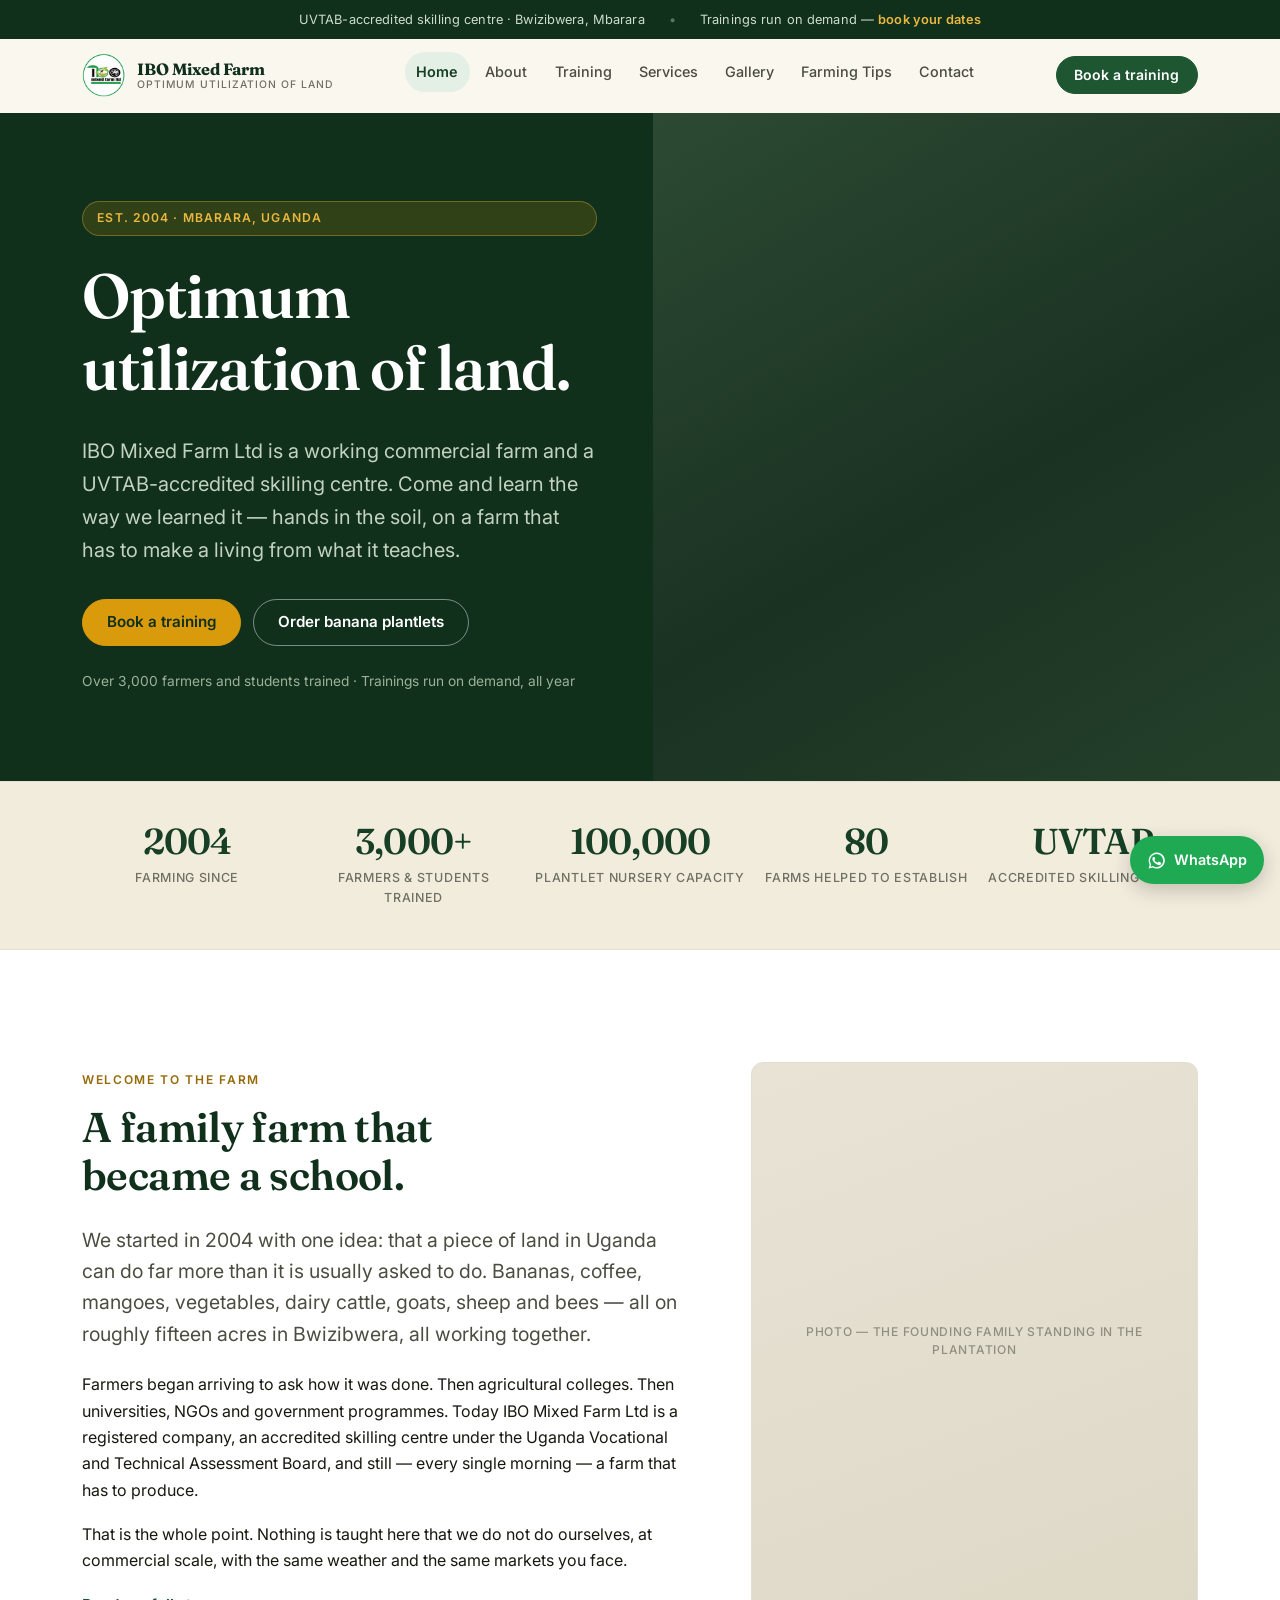
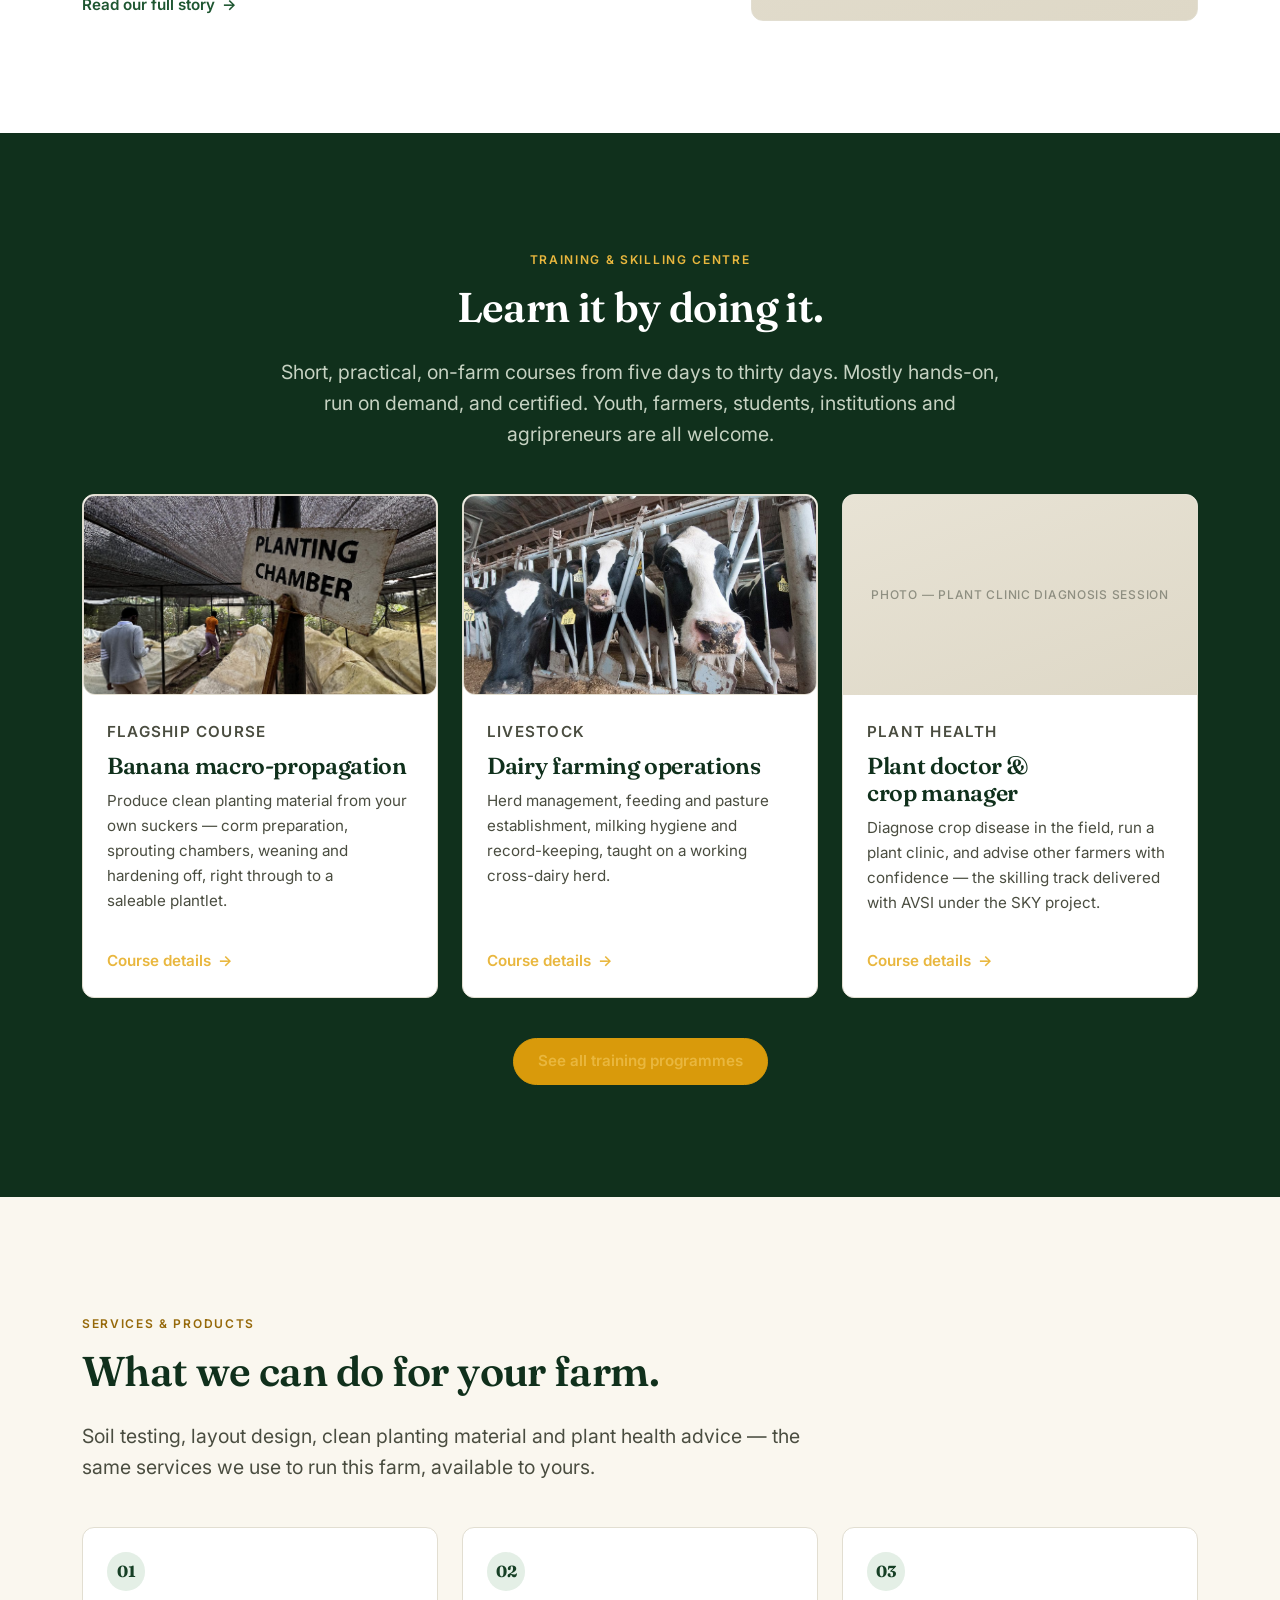
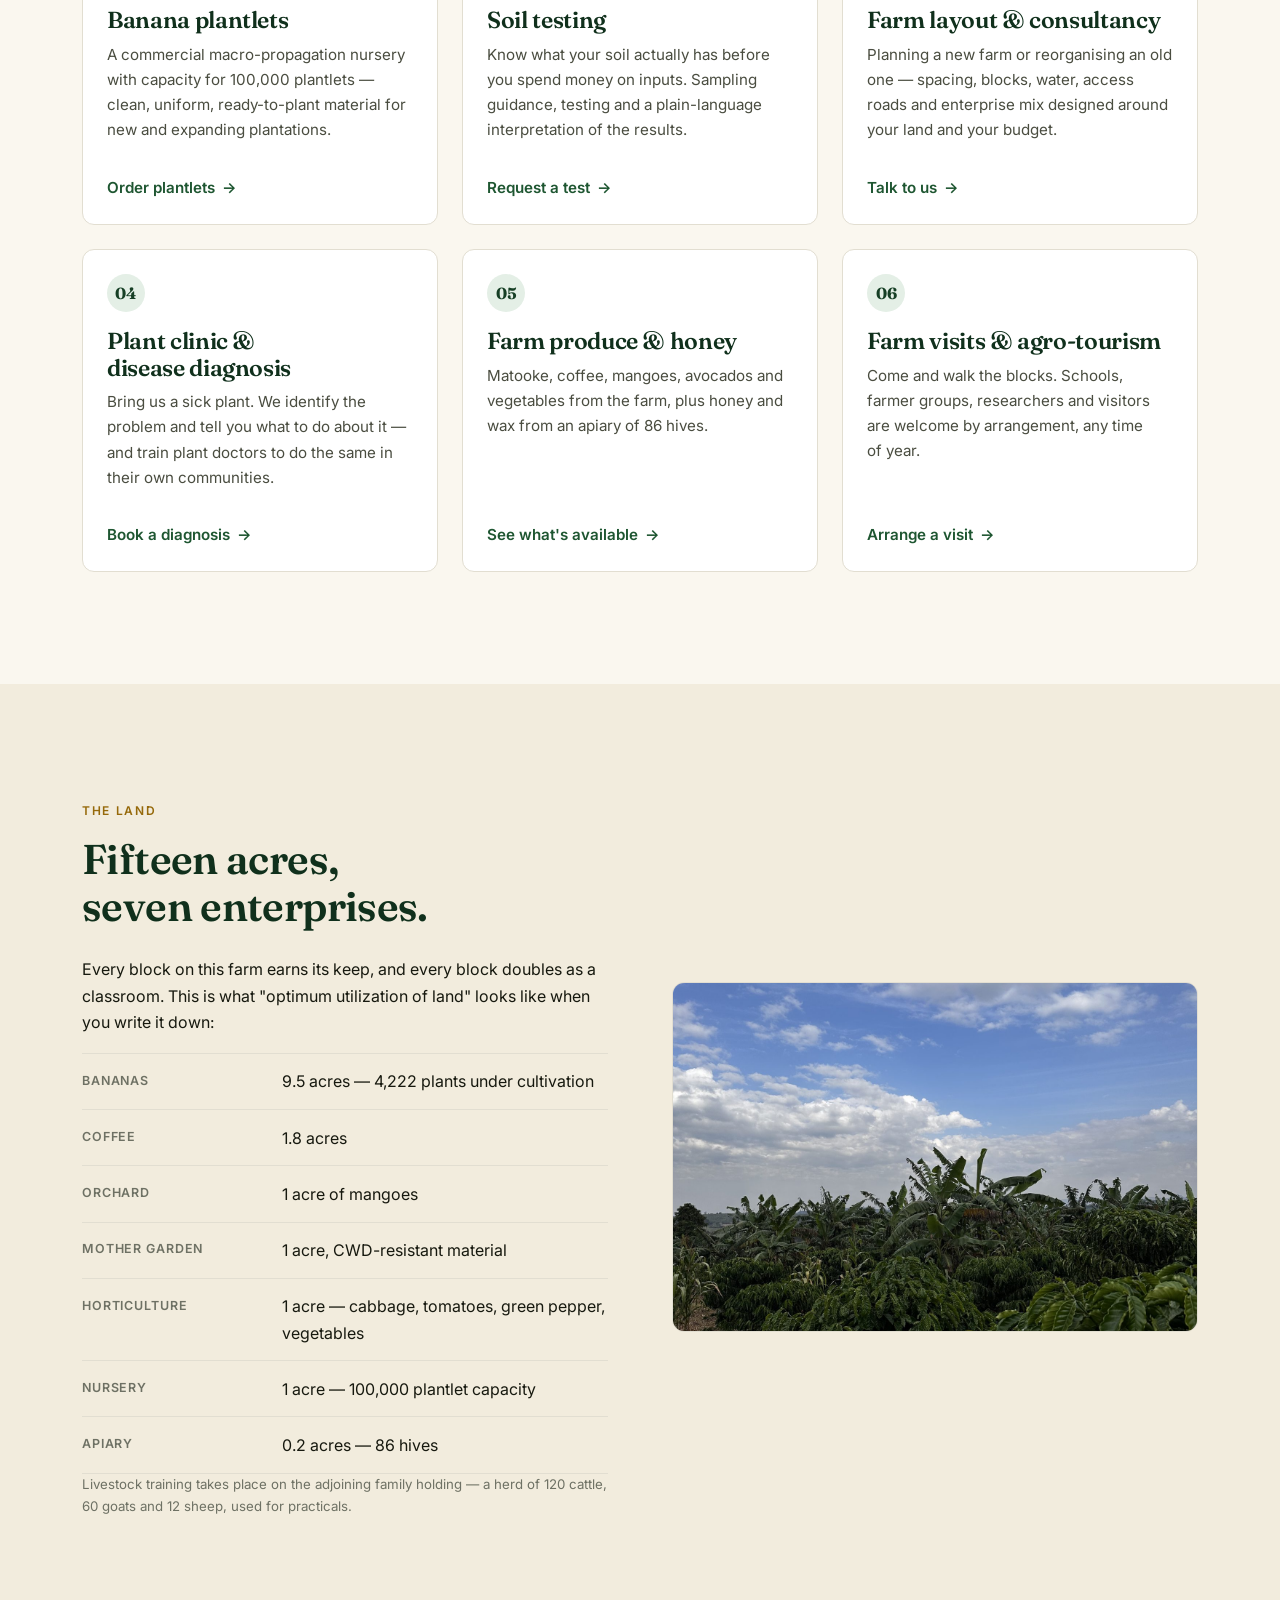
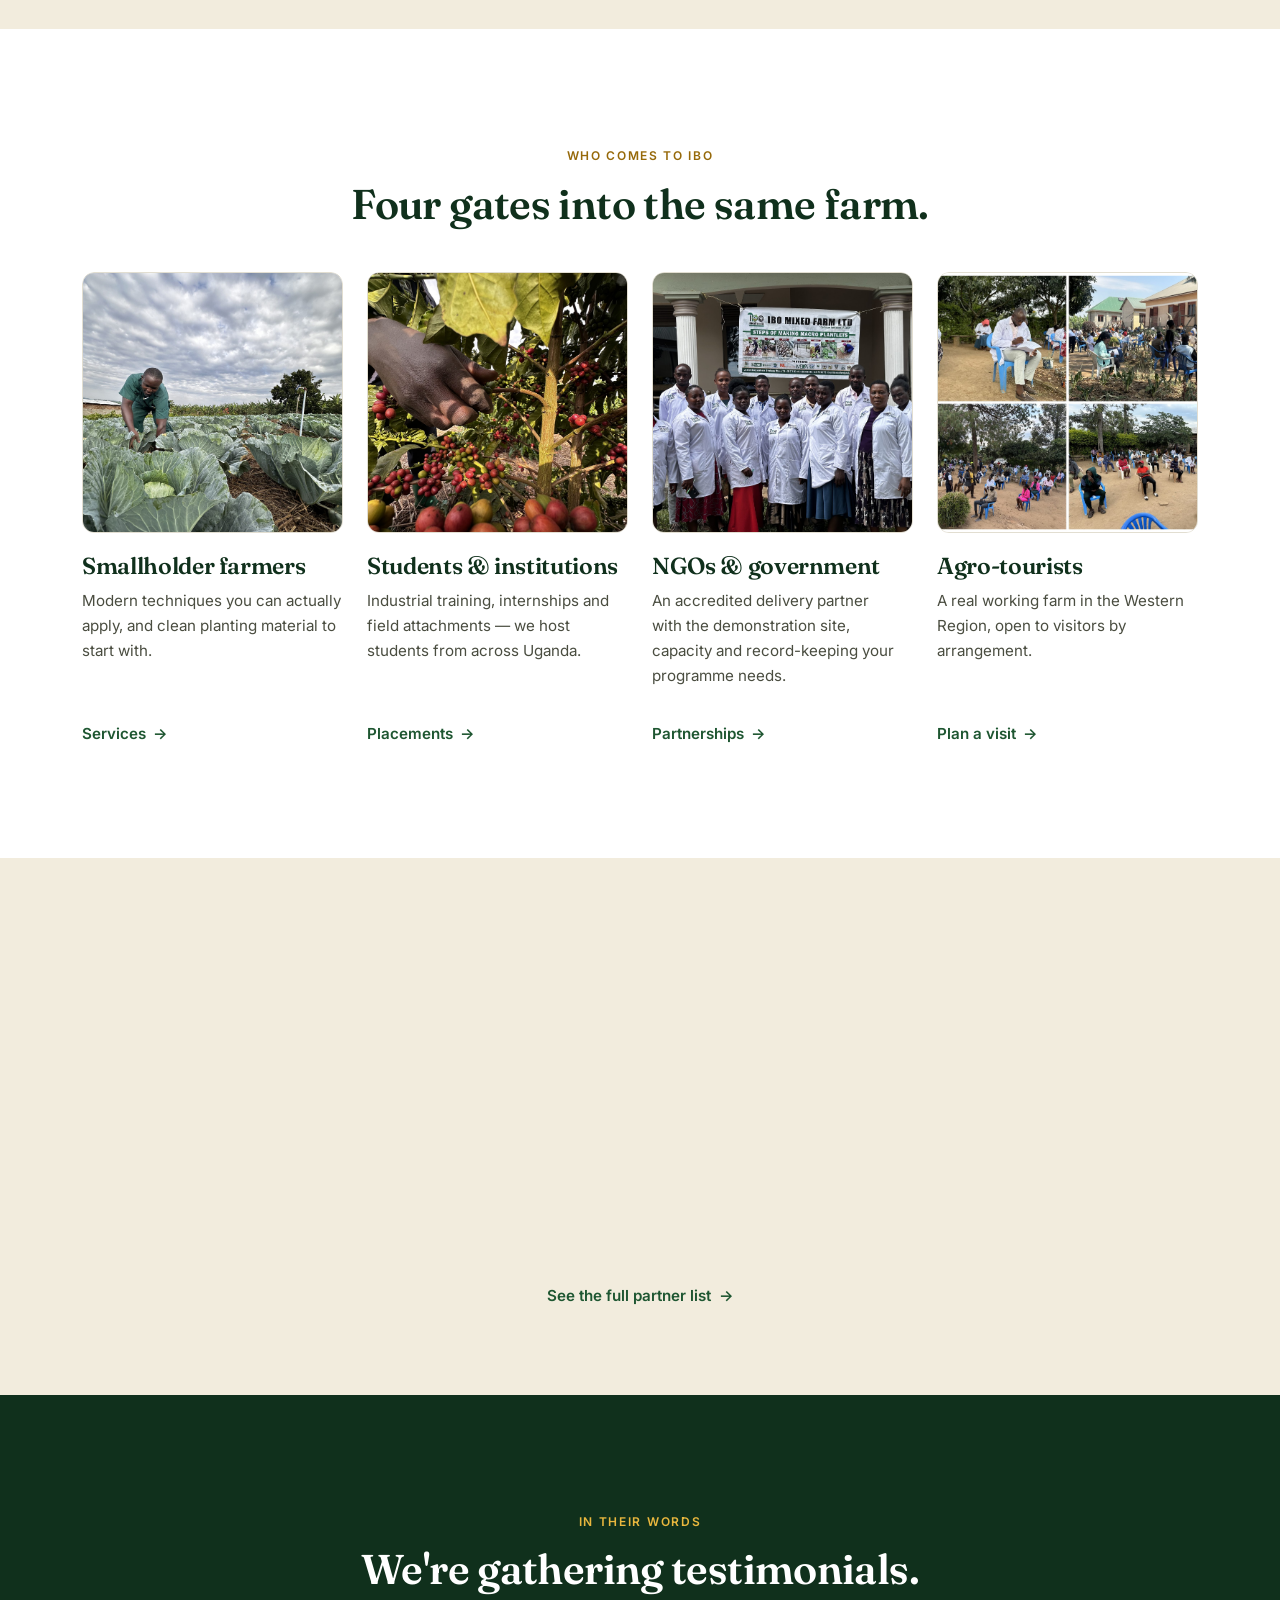
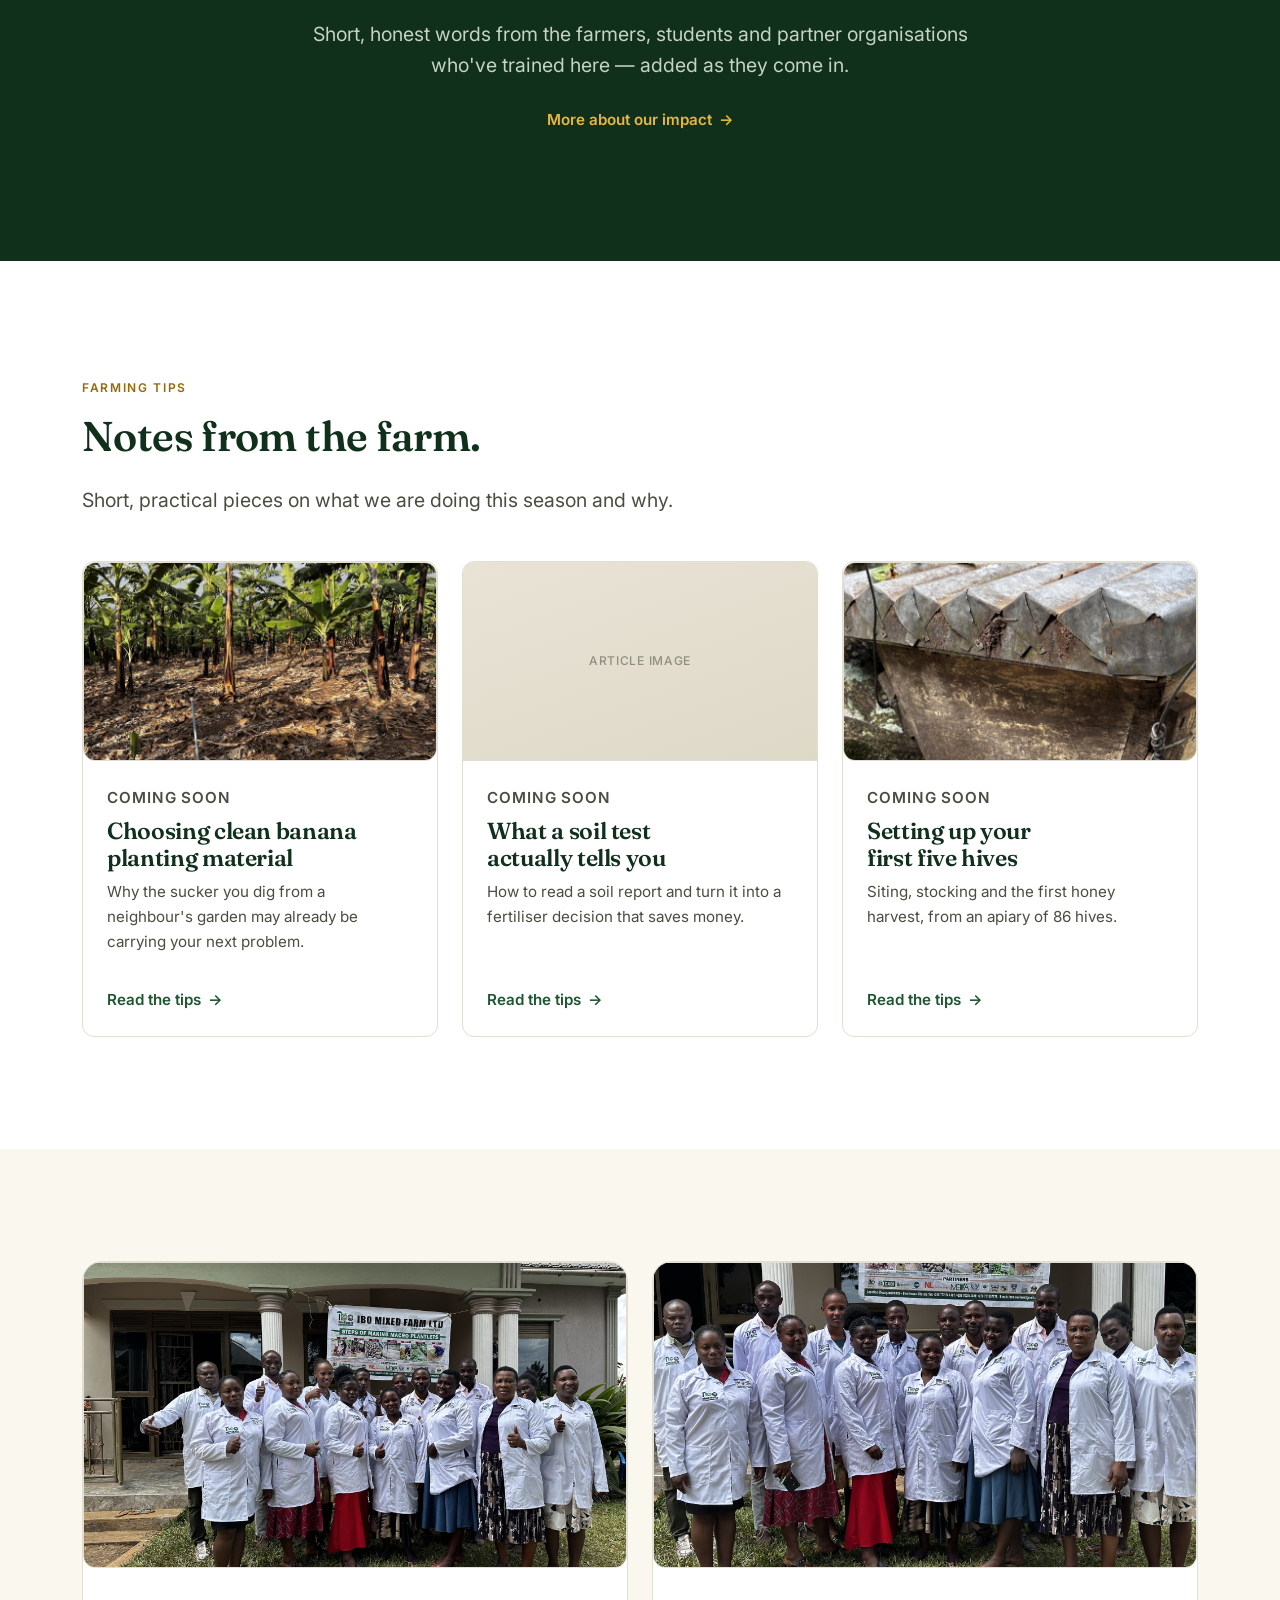
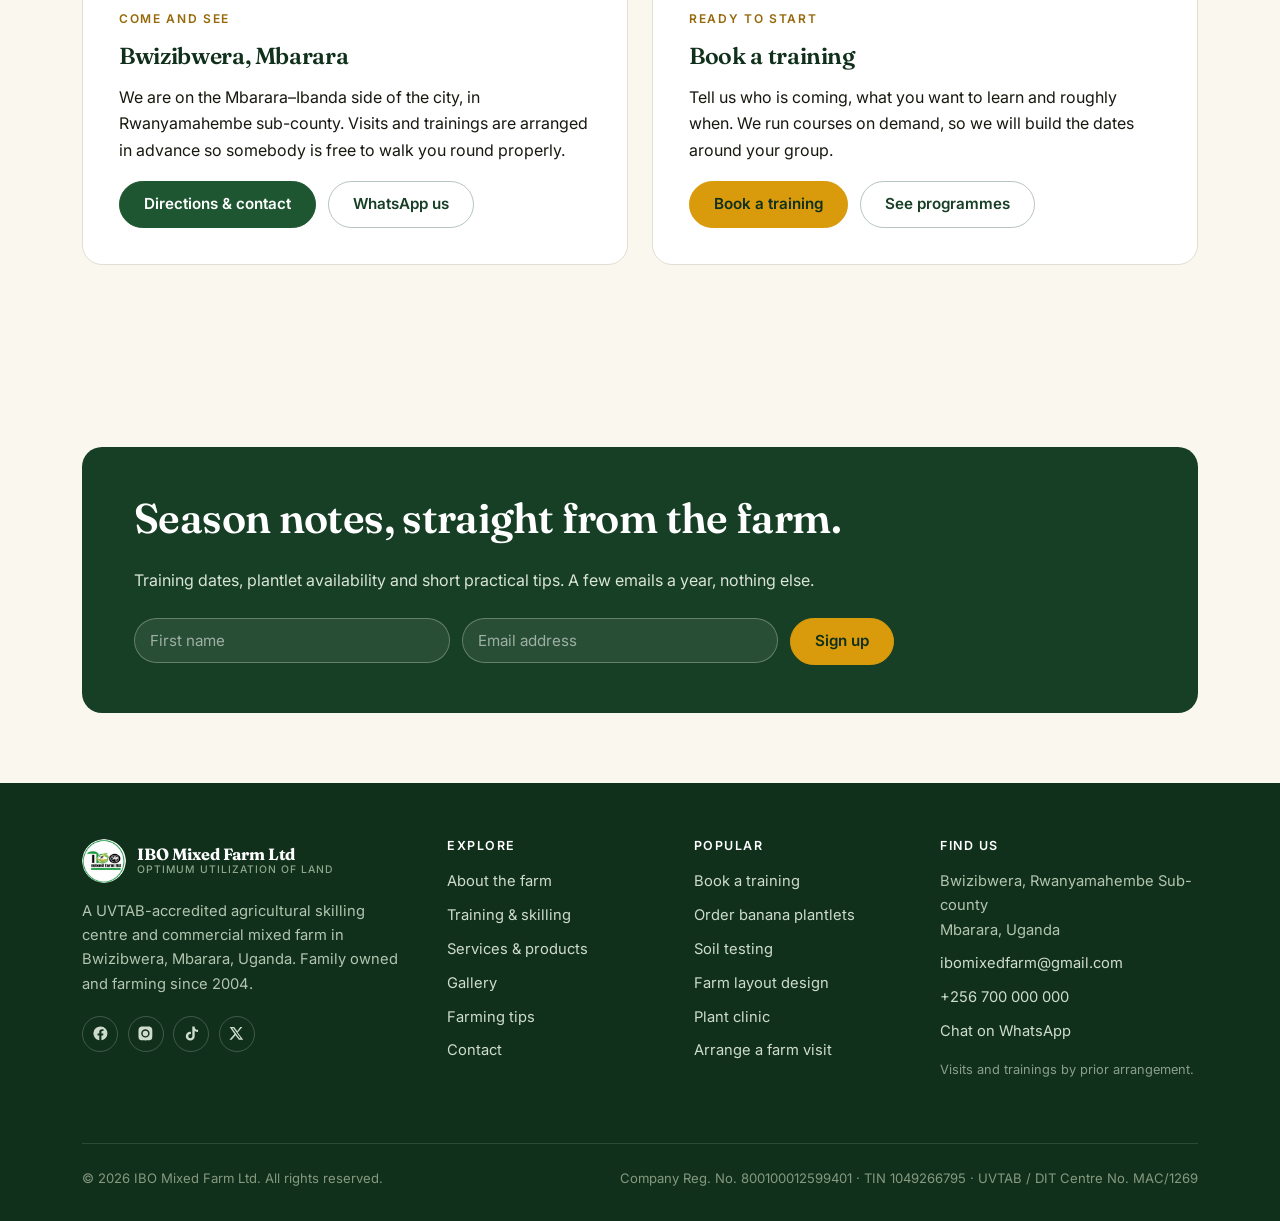
<file: index.html>
<!DOCTYPE html>
<html lang="en">
<head>
<meta charset="utf-8">
<meta name="viewport" content="width=device-width, initial-scale=1">
<title>IBO Mixed Farm Ltd — Agricultural Training &amp; Banana Plantlets | Mbarara, Uganda</title>
<meta name="description" content="IBO Mixed Farm Ltd is a UVTAB-accredited skilling centre and commercial mixed farm in Bwizibwera, Mbarara. Practical agricultural training, banana macro-propagation plantlets, soil testing, farm layout design and plant clinic services.">
<link rel="canonical" href="https://www.ibomixfarm.com/">
<link rel="icon" type="image/png" href="assets/img/favicon-32.png">
<link rel="apple-touch-icon" href="assets/img/ibo-logo-128.png">

<meta property="og:type" content="website">
<meta property="og:site_name" content="IBO Mixed Farm Ltd">
<meta property="og:title" content="IBO Mixed Farm Ltd — Optimum Utilization of Land">
<meta property="og:description" content="IBO Mixed Farm Ltd is a UVTAB-accredited skilling centre and commercial mixed farm in Bwizibwera, Mbarara. Practical agricultural training, banana macro-propagation plantlets, soil testing, farm layout design and plant clinic services.">
<meta property="og:url" content="https://www.ibomixfarm.com/">
<meta property="og:locale" content="en_UG">
<meta name="twitter:card" content="summary_large_image">
<meta name="theme-color" content="#10301c">

<link rel="preconnect" href="https://fonts.googleapis.com">
<link rel="preconnect" href="https://fonts.gstatic.com" crossorigin>
<link href="https://fonts.googleapis.com/css2?family=Fraunces:opsz,wght@9..144,400;9..144,600;9..144,700&amp;family=Inter:wght@400;500;600;700&amp;display=swap" rel="stylesheet">
<link rel="stylesheet" href="assets/css/style.css">

<script type="application/ld+json">
{
  "@context": "https://schema.org",
  "@type": [
    "Farm",
    "EducationalOrganization"
  ],
  "name": "IBO Mixed Farm Ltd",
  "slogan": "Optimum Utilization of Land",
  "foundingDate": "2004",
  "url": "https://www.ibomixfarm.com",
  "description": "A UVTAB-accredited agricultural skilling centre and commercial mixed farm in Bwizibwera, Mbarara, Uganda, offering practical training, banana macro-propagation plantlets, soil testing, farm layout design and plant clinic services.",
  "email": "ibomixedfarm@gmail.com",
  "address": {
    "@type": "PostalAddress",
    "streetAddress": "Bwizibwera, Rwanyamahembe Sub-county",
    "addressLocality": "Mbarara",
    "addressRegion": "Western Region",
    "addressCountry": "UG"
  },
  "areaServed": "Uganda",
  "knowsAbout": [
    "Banana macro-propagation",
    "Dairy farming",
    "Soil testing",
    "Farm layout design",
    "Plant disease diagnosis",
    "Apiculture"
  ]
}
</script>
</head>
<body>

<a class="skip-link" href="#main">Skip to content</a>

<div class="topbar">
  <div class="wrap topbar__inner">
    <span>UVTAB-accredited skilling centre &middot; Bwizibwera, Mbarara</span>
    <span class="topbar__sep">&bull;</span>
    <span class="topbar__item--optional">Trainings run on demand — <a href="training.html#book">book your dates</a></span>
  </div>
</div>

<header class="site-header">
  <div class="wrap site-header__inner">
    <a class="brand" href="index.html">
      <img class="brand__logo" src="assets/img/ibo-logo-128.png" alt="" width="44" height="44" aria-hidden="true">
      <span class="brand__text">
        <span class="brand__name">IBO Mixed Farm</span>
        <span class="brand__tag">Optimum Utilization of Land</span>
      </span>
    </a>

    <nav class="nav" aria-label="Main">
      <ul class="nav__list">
        <li><a class="nav__link" href="index.html" aria-current="page">Home</a></li>
        <li><a class="nav__link" href="about.html">About</a></li>
        <li><a class="nav__link" href="training.html">Training</a></li>
        <li><a class="nav__link" href="services.html">Services</a></li>
        <li><a class="nav__link" href="gallery.html">Gallery</a></li>
        <li><a class="nav__link" href="journal.html">Farming Tips</a></li>
        <li><a class="nav__link" href="contact.html">Contact</a></li>
      </ul>
    </nav>

    <a class="btn btn--primary btn--sm header__cta" href="training.html#book">Book a training</a>

    <button class="nav-toggle" type="button" aria-expanded="false" aria-controls="mobile-nav">
      <span class="nav-toggle__bars" aria-hidden="true"></span>
      <span class="nav-toggle__label">Menu</span>
    </button>
  </div>

  <div class="mobile-nav" id="mobile-nav">
    <div class="wrap">
      <ul class="mobile-nav__list">
        <li><a class="mobile-nav__link" href="index.html" aria-current="page">Home</a></li>
        <li><a class="mobile-nav__link" href="about.html">About the farm</a></li>
        <li><a class="mobile-nav__link" href="training.html">Training &amp; skilling</a></li>
        <li><a class="mobile-nav__link" href="services.html">Services &amp; products</a></li>
        <li><a class="mobile-nav__link" href="gallery.html">Gallery</a></li>
        <li><a class="mobile-nav__link" href="journal.html">Farming tips</a></li>
        <li><a class="mobile-nav__link" href="contact.html">Contact &amp; visit</a></li>
      </ul>
      <a class="btn btn--primary btn--block" href="training.html#book">Book a training</a>
    </div>
  </div>
</header>

<main id="main">

<!-- ===================== HERO ===================== -->
  <section class="hero">
    <div class="hero__grid">
      <div class="hero__content">
        <span class="hero__badge">Est. 2004 &middot; Mbarara, Uganda</span>
        <h1>Optimum utilization of land.</h1>
        <p class="hero__lede">
          IBO Mixed Farm Ltd is a working commercial farm and a UVTAB-accredited
          skilling centre. Come and learn the way we learned it — hands in the
          soil, on a farm that has to make a living from what it teaches.
        </p>
        <div class="btn-row">
          <a class="btn btn--gold" href="training.html#book">Book a training</a>
          <a class="btn btn--on-dark" href="services.html#plantlets">Order banana plantlets</a>
        </div>
        <p class="hero__note">
          Over 3,000 farmers and students trained &middot; Trainings run on demand, all year
        </p>
      </div>

      <div class="hero__media">
        <div class="photo-frame ph--hero hero-slider">
          <img class="hero-slider__img" src="assets/img/farm/training-crop-manager-walk.jpg" alt="An IBO Mixed Farm skilling-project trainee inspecting coffee cherries on the farm" loading="eager" style="animation-delay:0s">
          <img class="hero-slider__img" src="assets/img/farm/gallery-crops-banana-plantation.jpg" alt="Wide view of the banana plantation" loading="lazy" style="animation-delay:5s">
          <img class="hero-slider__img" src="assets/img/farm/gallery-nursery-macro-propagation-bed.jpg" alt="The macro-propagation planting chamber" loading="lazy" style="animation-delay:10s">
          <img class="hero-slider__img" src="assets/img/farm/gallery-livestock-beehives.jpg" alt="A beehive at the apiary" loading="lazy" style="animation-delay:15s">
          <img class="hero-slider__img" src="assets/img/farm/gallery-crops-coffee-block.jpg" alt="Rows of coffee bushes in the IBO coffee garden" loading="lazy" style="animation-delay:20s">
        </div>
      </div>
    </div>
  </section>

  <!-- ===================== STATS ===================== -->
  <section class="stats" aria-label="The farm at a glance">
    <div class="wrap">
      <div class="stats__grid">
        <div class="stat">
          <span class="stat__num">2004</span>
          <span class="stat__label">Farming since</span>
        </div>
        <div class="stat">
          <span class="stat__num">3,000+</span>
          <span class="stat__label">Farmers &amp; students trained</span>
        </div>
        <div class="stat">
          <span class="stat__num">100,000</span>
          <span class="stat__label">Plantlet nursery capacity</span>
        </div>
        <div class="stat">
          <span class="stat__num">80</span>
          <span class="stat__label">Farms helped to establish</span>
        </div>
        <div class="stat">
          <span class="stat__num">UVTAB</span>
          <span class="stat__label">Accredited skilling centre</span>
        </div>
      </div>
    </div>
  </section>

  <!-- ===================== WELCOME / STORY ===================== -->
  <section class="section section--white">
    <div class="wrap split split--wide-text reveal">
      <div>
        <span class="eyebrow">Welcome to the farm</span>
        <h2>A family farm that became a school.</h2>
        <p class="lede">
          We started in 2004 with one idea: that a piece of land in Uganda can do
          far more than it is usually asked to do. Bananas, coffee, mangoes,
          vegetables, dairy cattle, goats, sheep and bees — all on roughly fifteen
          acres in Bwizibwera, all working together.
        </p>
        <p>
          Farmers began arriving to ask how it was done. Then agricultural
          colleges. Then universities, NGOs and government programmes. Today IBO
          Mixed Farm Ltd is a registered company, an accredited skilling centre
          under the Uganda Vocational and Technical Assessment Board, and still —
          every single morning — a farm that has to produce.
        </p>
        <p>
          That is the whole point. Nothing is taught here that we do not do
          ourselves, at commercial scale, with the same weather and the same
          markets you face.
        </p>
        <a class="arrow-link" href="about.html">Read our full story</a>
      </div>
      <div>
        <div class="ph ph--4x5" data-label="Photo — the founding family standing in the plantation"></div>
      </div>
    </div>
  </section>

  <!-- ===================== PRIMARY CTA: TRAINING ===================== -->
  <section class="section section--dark">
    <div class="wrap">
      <div class="section-head section-head--center reveal">
        <span class="eyebrow">Training &amp; skilling centre</span>
        <h2>Learn it by doing it.</h2>
        <p class="lede">
          Short, practical, on-farm courses from five days to thirty days. Mostly
          hands-on, run on demand, and certified. Youth, farmers, students,
          institutions and agripreneurs are all welcome.
        </p>
      </div>

      <div class="grid grid--3 reveal">
        <article class="card">
          <div class="photo-frame ph--16x9 ph--flush"><img src="assets/img/farm/index-nursery-trainees.jpg" alt="Inside the macro-propagation planting chamber" loading="lazy"></div>
          <div class="card__body">
            <p class="card__meta">Flagship course</p>
            <h3>Banana macro-propagation</h3>
            <p>
              Produce clean planting material from your own suckers — corm
              preparation, sprouting chambers, weaning and hardening off, right
              through to a saleable plantlet.
            </p>
            <a class="arrow-link" href="training.html#programmes">Course details</a>
          </div>
        </article>

        <article class="card">
          <div class="photo-frame ph--16x9 ph--flush"><img src="assets/img/farm/stock-dairy-shed.jpg" alt="Dairy cattle in a milking shed" loading="lazy"></div>
          <div class="card__body">
            <p class="card__meta">Livestock</p>
            <h3>Dairy farming operations</h3>
            <p>
              Herd management, feeding and pasture establishment, milking
              hygiene and record-keeping, taught on a working cross-dairy herd.
            </p>
            <a class="arrow-link" href="training.html#programmes">Course details</a>
          </div>
        </article>

        <article class="card">
          <div class="ph ph--16x9 ph--flush" data-label="Photo — plant clinic diagnosis session"></div>
          <div class="card__body">
            <p class="card__meta">Plant health</p>
            <h3>Plant doctor &amp; crop manager</h3>
            <p>
              Diagnose crop disease in the field, run a plant clinic, and advise
              other farmers with confidence — the skilling track delivered with
              AVSI under the SKY project.
            </p>
            <a class="arrow-link" href="training.html#programmes">Course details</a>
          </div>
        </article>
      </div>

      <div class="center" style="margin-top:2.5rem">
        <a class="btn btn--gold" href="training.html">See all training programmes</a>
      </div>
    </div>
  </section>

  <!-- ===================== SERVICES ===================== -->
  <section class="section">
    <div class="wrap">
      <div class="section-head reveal">
        <span class="eyebrow">Services &amp; products</span>
        <h2>What we can do for your farm.</h2>
        <p class="lede">
          Soil testing, layout design, clean planting material and plant health
          advice — the same services we use to run this farm, available to yours.
        </p>
      </div>

      <div class="grid grid--3 reveal">
        <article class="card card--link">
          <div class="card__body">
            <span class="card__marker" aria-hidden="true">01</span>
            <h3>Banana plantlets</h3>
            <p>
              A commercial macro-propagation nursery with capacity for 100,000
              plantlets — clean, uniform, ready-to-plant material for new and
              expanding plantations.
            </p>
            <a class="arrow-link" href="services.html#plantlets">Order plantlets</a>
          </div>
        </article>

        <article class="card card--link">
          <div class="card__body">
            <span class="card__marker" aria-hidden="true">02</span>
            <h3>Soil testing</h3>
            <p>
              Know what your soil actually has before you spend money on inputs.
              Sampling guidance, testing and a plain-language interpretation of
              the results.
            </p>
            <a class="arrow-link" href="services.html#soil">Request a test</a>
          </div>
        </article>

        <article class="card card--link">
          <div class="card__body">
            <span class="card__marker" aria-hidden="true">03</span>
            <h3>Farm layout &amp; consultancy</h3>
            <p>
              Planning a new farm or reorganising an old one — spacing, blocks,
              water, access roads and enterprise mix designed around your land
              and your budget.
            </p>
            <a class="arrow-link" href="services.html#layout">Talk to us</a>
          </div>
        </article>

        <article class="card card--link">
          <div class="card__body">
            <span class="card__marker" aria-hidden="true">04</span>
            <h3>Plant clinic &amp; disease diagnosis</h3>
            <p>
              Bring us a sick plant. We identify the problem and tell you what to
              do about it — and train plant doctors to do the same in their own
              communities.
            </p>
            <a class="arrow-link" href="services.html#clinic">Book a diagnosis</a>
          </div>
        </article>

        <article class="card card--link">
          <div class="card__body">
            <span class="card__marker" aria-hidden="true">05</span>
            <h3>Farm produce &amp; honey</h3>
            <p>
              Matooke, coffee, mangoes, avocados and vegetables from the farm,
              plus honey and wax from an apiary of 86 hives.
            </p>
            <a class="arrow-link" href="services.html#produce">See what's available</a>
          </div>
        </article>

        <article class="card card--link">
          <div class="card__body">
            <span class="card__marker" aria-hidden="true">06</span>
            <h3>Farm visits &amp; agro-tourism</h3>
            <p>
              Come and walk the blocks. Schools, farmer groups, researchers and
              visitors are welcome by arrangement, any time of year.
            </p>
            <a class="arrow-link" href="contact.html#visit">Arrange a visit</a>
          </div>
        </article>
      </div>
    </div>
  </section>

  <!-- ===================== THE LAND ===================== -->
  <section class="section section--sand">
    <div class="wrap split split--media-first">
      <div class="reveal">
        <div class="photo-frame ph--3x2"><img src="assets/img/farm/index-aerial-wide.jpg" alt="A wide view of the coffee block" loading="lazy"></div>
      </div>
      <div class="reveal">
        <span class="eyebrow">The land</span>
        <h2>Fifteen acres, seven enterprises.</h2>
        <p>
          Every block on this farm earns its keep, and every block doubles as a
          classroom. This is what "optimum utilization of land" looks like when
          you write it down:
        </p>
        <ul class="detail-list">
          <li><span class="detail-list__key">Bananas</span><span class="detail-list__val">9.5 acres — 4,222 plants under cultivation</span></li>
          <li><span class="detail-list__key">Coffee</span><span class="detail-list__val">1.8 acres</span></li>
          <li><span class="detail-list__key">Orchard</span><span class="detail-list__val">1 acre of mangoes</span></li>
          <li><span class="detail-list__key">Mother garden</span><span class="detail-list__val">1 acre, CWD-resistant material</span></li>
          <li><span class="detail-list__key">Horticulture</span><span class="detail-list__val">1 acre — cabbage, tomatoes, green pepper, vegetables</span></li>
          <li><span class="detail-list__key">Nursery</span><span class="detail-list__val">1 acre — 100,000 plantlet capacity</span></li>
          <li><span class="detail-list__key">Apiary</span><span class="detail-list__val">0.2 acres — 86 hives</span></li>
        </ul>
        <p class="form__footnote">
          Livestock training takes place on the adjoining family holding — a herd
          of 120 cattle, 60 goats and 12 sheep, used for practicals.
        </p>
      </div>
    </div>
  </section>

  <!-- ===================== WHO WE WORK WITH ===================== -->
  <section class="section section--white">
    <div class="wrap">
      <div class="section-head section-head--center reveal">
        <span class="eyebrow">Who comes to IBO</span>
        <h2>Four gates into the same farm.</h2>
      </div>

      <div class="grid grid--4 reveal">
        <article class="card card--plain">
          <div class="photo-frame ph--1x1"><img src="assets/img/farm/index-smallholder-field.jpg" alt="A farmer tending crops in the field" loading="lazy"></div>
          <div class="card__body">
            <h3>Smallholder farmers</h3>
            <p>
              Modern techniques you can actually apply, and clean planting
              material to start with.
            </p>
            <a class="arrow-link" href="services.html">Services</a>
          </div>
        </article>

        <article class="card card--plain">
          <div class="photo-frame ph--1x1"><img src="assets/img/farm/index-students-industrial.jpg" alt="A trainee examining coffee cherries during a training session" loading="lazy"></div>
          <div class="card__body">
            <h3>Students &amp; institutions</h3>
            <p>
              Industrial training, internships and field attachments — we host
              students from across Uganda.
            </p>
            <a class="arrow-link" href="training.html#institutions">Placements</a>
          </div>
        </article>

        <article class="card card--plain">
          <div class="photo-frame ph--1x1"><img src="assets/img/farm/gallery-staff-group.jpg" alt="Farm staff and partners gathered at a farm event" loading="lazy"></div>
          <div class="card__body">
            <h3>NGOs &amp; government</h3>
            <p>
              An accredited delivery partner with the demonstration site,
              capacity and record-keeping your programme needs.
            </p>
            <a class="arrow-link" href="about.html#partners">Partnerships</a>
          </div>
        </article>

        <article class="card card--plain">
          <div class="photo-frame ph--1x1"><img src="assets/img/farm/gallery-certificate-ceremony.jpg" alt="Visitors gathered at the farm" loading="lazy"></div>
          <div class="card__body">
            <h3>Agro-tourists</h3>
            <p>
              A real working farm in the Western Region, open to visitors by
              arrangement.
            </p>
            <a class="arrow-link" href="contact.html#visit">Plan a visit</a>
          </div>
        </article>
      </div>
    </div>
  </section>

  <!-- ===================== PARTNERS ===================== -->
  <section class="section section--tight section--sand">
    <div class="wrap">
      <div class="section-head section-head--center reveal">
        <span class="eyebrow">Trusted by</span>
        <h2>We do not work alone.</h2>
        <p class="lede">
          Government agencies, research bodies, universities, vocational
          institutes and international NGOs have all sent people, projects and
          support through this farm.
        </p>
      </div>

      <div class="logo-wall reveal" aria-label="Partner organisations">
        <a class="logo-tile" href="https://avsi.org" target="_blank" rel="noopener" title="AVSI Foundation"><img src="assets/img/partners/avsi.png" alt="AVSI Foundation logo" loading="lazy"></a>
        <a class="logo-tile" href="https://naro.go.ug" target="_blank" rel="noopener" title="National Agricultural Research Organisation (NARO)"><img src="assets/img/partners/naro.png" alt="NARO logo" loading="lazy"></a>
        <a class="logo-tile" href="https://www.mak.ac.ug" target="_blank" rel="noopener" title="Makerere University"><img src="assets/img/partners/makerere.svg" alt="Makerere University logo" loading="lazy"></a>
        <a class="logo-tile" href="https://www.must.ac.ug" target="_blank" rel="noopener" title="Mbarara University of Science and Technology"><img src="assets/img/partners/must.png" alt="Mbarara University of Science and Technology logo" loading="lazy"></a>
        <a class="logo-tile" href="https://rippleeffect.org" target="_blank" rel="noopener" title="Ripple Effect"><img src="assets/img/partners/ripple-effect.webp" alt="Ripple Effect logo" loading="lazy"></a>
        <a class="logo-tile" href="https://farmconcern.org" target="_blank" rel="noopener" title="Farm Concern International"><img src="assets/img/partners/farm-concern.png" alt="Farm Concern International logo" loading="lazy"></a>
      </div>

      <p class="center" style="margin-top:2rem">
        <a class="arrow-link" href="about.html#partners">See the full partner list</a>
      </p>
    </div>
  </section>

  <!-- ===================== TESTIMONIAL ===================== -->
  <section class="section section--dark">
    <div class="wrap wrap--narrow center reveal">
      <span class="eyebrow">In their words</span>
      <h2>We're gathering testimonials.</h2>
      <p class="lede" style="margin-inline:auto">
        Short, honest words from the farmers, students and partner
        organisations who've trained here — added as they come in.
      </p>
      <p style="margin-top:1.5rem"><a class="arrow-link" href="about.html#impact">More about our impact</a></p>
    </div>
  </section>

  <!-- ===================== JOURNAL ===================== -->
  <section class="section section--white">
    <div class="wrap">
      <div class="section-head reveal">
        <span class="eyebrow">Farming tips</span>
        <h2>Notes from the farm.</h2>
        <p class="lede">
          Short, practical pieces on what we are doing this season and why.
        </p>
      </div>

      <div class="grid grid--3 reveal">
        <article class="card post-card">
          <div class="photo-frame ph--16x9"><img src="assets/img/farm/journal-banana-suckers.jpg" alt="Young banana plantlets in the nursery rows" loading="lazy"></div>
          <div class="card__body">
            <p class="post-card__date">Coming soon</p>
            <h3>Choosing clean banana planting material</h3>
            <p>Why the sucker you dig from a neighbour's garden may already be carrying your next problem.</p>
            <a class="arrow-link" href="journal.html">Read the tips</a>
          </div>
        </article>

        <article class="card post-card">
          <div class="ph ph--16x9" data-label="Article image"></div>
          <div class="card__body">
            <p class="post-card__date">Coming soon</p>
            <h3>What a soil test actually tells you</h3>
            <p>How to read a soil report and turn it into a fertiliser decision that saves money.</p>
            <a class="arrow-link" href="journal.html">Read the tips</a>
          </div>
        </article>

        <article class="card post-card">
          <div class="photo-frame ph--16x9"><img src="assets/img/farm/journal-beehives.jpg" alt="A wooden beehive mounted in a tree" loading="lazy"></div>
          <div class="card__body">
            <p class="post-card__date">Coming soon</p>
            <h3>Setting up your first five hives</h3>
            <p>Siting, stocking and the first honey harvest, from an apiary of 86 hives.</p>
            <a class="arrow-link" href="journal.html">Read the tips</a>
          </div>
        </article>
      </div>
    </div>
  </section>

  <!-- ===================== VISIT / CONTACT BAND ===================== -->
  <section class="section">
    <div class="wrap">
      <div class="grid grid--2-lg">
        <div class="feature-card reveal">
          <div class="photo-frame ph--16x9 ph--flush"><img src="assets/img/farm/gallery-exhibition-stand.jpg" alt="The IBO Mixed Farm banner outside the farm office" loading="lazy"></div>
          <div class="feature-card__body">
            <span class="eyebrow">Come and see</span>
            <h3>Bwizibwera, Mbarara</h3>
            <p>
              We are on the Mbarara&ndash;Ibanda side of the city, in Rwanyamahembe
              sub-county. Visits and trainings are arranged in advance so
              somebody is free to walk you round properly.
            </p>
            <div class="btn-row">
              <a class="btn btn--primary" href="contact.html">Directions &amp; contact</a>
              <a class="btn btn--ghost" href="#" data-whatsapp="Hello IBO Mixed Farm, I would like to arrange a visit to the farm.">WhatsApp us</a>
            </div>
          </div>
        </div>

        <div class="feature-card reveal">
          <div class="photo-frame ph--16x9 ph--flush"><img src="assets/img/farm/about-graduation-ceremony.jpg" alt="IBO Mixed Farm staff and trainees gathered at the farm office" loading="lazy"></div>
          <div class="feature-card__body">
            <span class="eyebrow">Ready to start</span>
            <h3>Book a training</h3>
            <p>
              Tell us who is coming, what you want to learn and roughly when.
              We run courses on demand, so we will build the dates around your
              group.
            </p>
            <div class="btn-row">
              <a class="btn btn--gold" href="training.html#book">Book a training</a>
              <a class="btn btn--ghost" href="training.html">See programmes</a>
            </div>
          </div>
        </div>
      </div>
    </div>
  </section>

  <!-- ===================== NEWSLETTER ===================== -->
  <section class="section section--tight">
    <div class="wrap">
      <div class="band reveal">
        <div class="wrap--narrow" style="padding:0;margin:0">
          <h2>Season notes, straight from the farm.</h2>
          <p>
            Training dates, plantlet availability and short practical tips. A few
            emails a year, nothing else.
          </p>
          <form class="band__form" data-enquiry data-form-title="Newsletter signup">
            <div class="honeypot"><label>Company website<input type="text" name="company_website" tabindex="-1" autocomplete="off"></label></div>
            <input id="nl-name" name="First name" type="text" placeholder="First name" aria-label="First name" required>
            <input id="nl-email" name="Email" type="email" placeholder="Email address" aria-label="Email address" required>
            <button class="btn btn--gold" type="submit">Sign up</button>
          </form>
          <div class="form-status" role="status" hidden></div>
        </div>
      </div>
    </div>
  </section>

</main>

<footer class="site-footer">
  <div class="wrap">
    <div class="footer__grid">
      <div class="footer__brand">
        <a class="brand" href="index.html">
          <img class="brand__logo" src="assets/img/ibo-logo-128.png" alt="" width="44" height="44" aria-hidden="true">
          <span class="brand__text">
            <span class="brand__name">IBO Mixed Farm Ltd</span>
            <span class="brand__tag">Optimum Utilization of Land</span>
          </span>
        </a>
        <p>
          A UVTAB-accredited agricultural skilling centre and commercial mixed
          farm in Bwizibwera, Mbarara, Uganda. Family owned and farming since
          2004.
        </p>
        <div class="social-row">
          <a href="https://www.facebook.com/share/1DissK6T9m/" aria-label="Facebook" title="Facebook" target="_blank" rel="noopener"><svg viewBox="0 0 24 24" aria-hidden="true"><path d="M22 12a10 10 0 1 0-11.6 9.9v-7H7.9V12h2.5V9.8c0-2.5 1.5-3.9 3.8-3.9 1.1 0 2.2.2 2.2.2v2.5h-1.3c-1.2 0-1.6.8-1.6 1.6V12h2.8l-.4 2.9h-2.4v7A10 10 0 0 0 22 12Z"/></svg></a>
          <a href="https://www.instagram.com/ibomixedfarm" aria-label="Instagram" title="Instagram" target="_blank" rel="noopener"><svg viewBox="0 0 24 24" aria-hidden="true"><path d="M12 2.2c3.2 0 3.6 0 4.9.1 1.2.1 1.8.2 2.2.4.6.2 1 .5 1.4.9.4.4.7.8.9 1.4.2.4.4 1 .4 2.2.1 1.3.1 1.7.1 4.9s0 3.6-.1 4.9c-.1 1.2-.2 1.8-.4 2.2-.2.6-.5 1-.9 1.4-.4.4-.8.7-1.4.9-.4.2-1 .4-2.2.4-1.3.1-1.7.1-4.9.1s-3.6 0-4.9-.1c-1.2-.1-1.8-.2-2.2-.4-.6-.2-1-.5-1.4-.9-.4-.4-.7-.8-.9-1.4-.2-.4-.4-1-.4-2.2-.1-1.3-.1-1.7-.1-4.9s0-3.6.1-4.9c.1-1.2.2-1.8.4-2.2.2-.6.5-1 .9-1.4.4-.4.8-.7 1.4-.9.4-.2 1-.4 2.2-.4 1.3-.1 1.7-.1 4.9-.1Zm0 3.8a6 6 0 1 0 0 12 6 6 0 0 0 0-12Zm0 9.9a3.9 3.9 0 1 1 0-7.8 3.9 3.9 0 0 1 0 7.8Zm7.6-10.1a1.4 1.4 0 1 1-2.8 0 1.4 1.4 0 0 1 2.8 0Z"/></svg></a>
          <a href="https://www.tiktok.com/@ibo.mixed.farm" aria-label="TikTok" title="TikTok" target="_blank" rel="noopener"><svg viewBox="0 0 24 24" aria-hidden="true"><path d="M16.6 2h-3.3v13.9c0 1.6-1.3 2.9-2.9 2.9a2.9 2.9 0 0 1-2.9-2.9 2.9 2.9 0 0 1 2.9-2.9c.3 0 .6 0 .9.1v-3.4a6.3 6.3 0 0 0-.9-.1A6.3 6.3 0 0 0 4 15.9a6.3 6.3 0 0 0 6.4 6.3 6.3 6.3 0 0 0 6.3-6.3V8.6a8.2 8.2 0 0 0 4.8 1.5V6.8a4.8 4.8 0 0 1-4.9-4.8Z"/></svg></a>
          <a href="https://x.com/ibomixedfarm" aria-label="X" title="X" target="_blank" rel="noopener"><svg viewBox="0 0 24 24" aria-hidden="true"><path d="M17.5 3h3.1l-6.8 7.8L21.8 21h-6.2l-4.9-6.4L5.1 21H2l7.3-8.3L2.4 3h6.4l4.4 5.8L17.5 3Zm-1.1 16.1h1.7L7.7 4.8H5.9l10.5 14.3Z"/></svg></a>
        </div>
      </div>

      <div>
        <h4>Explore</h4>
        <ul class="footer__list">
          <li><a href="about.html">About the farm</a></li>
          <li><a href="training.html">Training &amp; skilling</a></li>
          <li><a href="services.html">Services &amp; products</a></li>
          <li><a href="gallery.html">Gallery</a></li>
          <li><a href="journal.html">Farming tips</a></li>
          <li><a href="contact.html">Contact</a></li>
        </ul>
      </div>

      <div>
        <h4>Popular</h4>
        <ul class="footer__list">
          <li><a href="training.html#book">Book a training</a></li>
          <li><a href="services.html#plantlets">Order banana plantlets</a></li>
          <li><a href="services.html#soil">Soil testing</a></li>
          <li><a href="services.html#layout">Farm layout design</a></li>
          <li><a href="services.html#clinic">Plant clinic</a></li>
          <li><a href="contact.html#visit">Arrange a farm visit</a></li>
        </ul>
      </div>

      <div>
        <h4>Find us</h4>
        <ul class="footer__list">
          <li>Bwizibwera, Rwanyamahembe Sub-county<br>Mbarara, Uganda</li>
          <li><a data-email-link href="mailto:ibomixedfarm@gmail.com"><span data-email-text>ibomixedfarm@gmail.com</span></a></li>
          <li><a data-phone-link href="tel:"><span data-phone-text>+256 700 000 000</span></a></li>
          <li><a href="#" data-whatsapp>Chat on WhatsApp</a></li>
        </ul>
        <p style="font-size:.8rem;opacity:.75;margin-top:1rem">
          Visits and trainings by prior arrangement.
        </p>
      </div>
    </div>

    <div class="footer__legal">
      <p>&copy; <span data-year>2026</span> IBO Mixed Farm Ltd. All rights reserved.</p>
      <p>Company Reg. No. 800100012599401 &middot; TIN 1049266795 &middot; UVTAB / DIT Centre No. MAC/1269</p>
    </div>
  </div>
</footer>

<a class="wa-float" href="#" data-whatsapp aria-label="Chat with us on WhatsApp">
  <svg viewBox="0 0 24 24" aria-hidden="true"><path d="M12 2a10 10 0 0 0-8.6 15L2 22l5.2-1.4A10 10 0 1 0 12 2Zm0 18.2a8.2 8.2 0 0 1-4.2-1.2l-.3-.2-3.1.8.8-3-.2-.3A8.2 8.2 0 1 1 12 20.2Zm4.5-6.1c-.2-.1-1.5-.7-1.7-.8s-.4-.1-.6.1-.6.8-.8 1-.3.2-.6.1a6.7 6.7 0 0 1-2-1.2 7.5 7.5 0 0 1-1.4-1.7c-.1-.3 0-.4.1-.5l.4-.5.3-.4v-.4l-.8-1.9c-.2-.5-.4-.4-.6-.4h-.5a1 1 0 0 0-.7.3 3 3 0 0 0-.9 2.2A5.2 5.2 0 0 0 8 13a11.9 11.9 0 0 0 4.6 4 15.5 15.5 0 0 0 1.5.6 3.7 3.7 0 0 0 1.7.1 2.8 2.8 0 0 0 1.8-1.3 2.3 2.3 0 0 0 .2-1.3c-.1-.1-.3-.2-.5-.3Z"/></svg>
  <span class="wa-float__text">WhatsApp</span>
</a>

<script src="assets/js/main.js"></script>
</body>
</html>
</file>
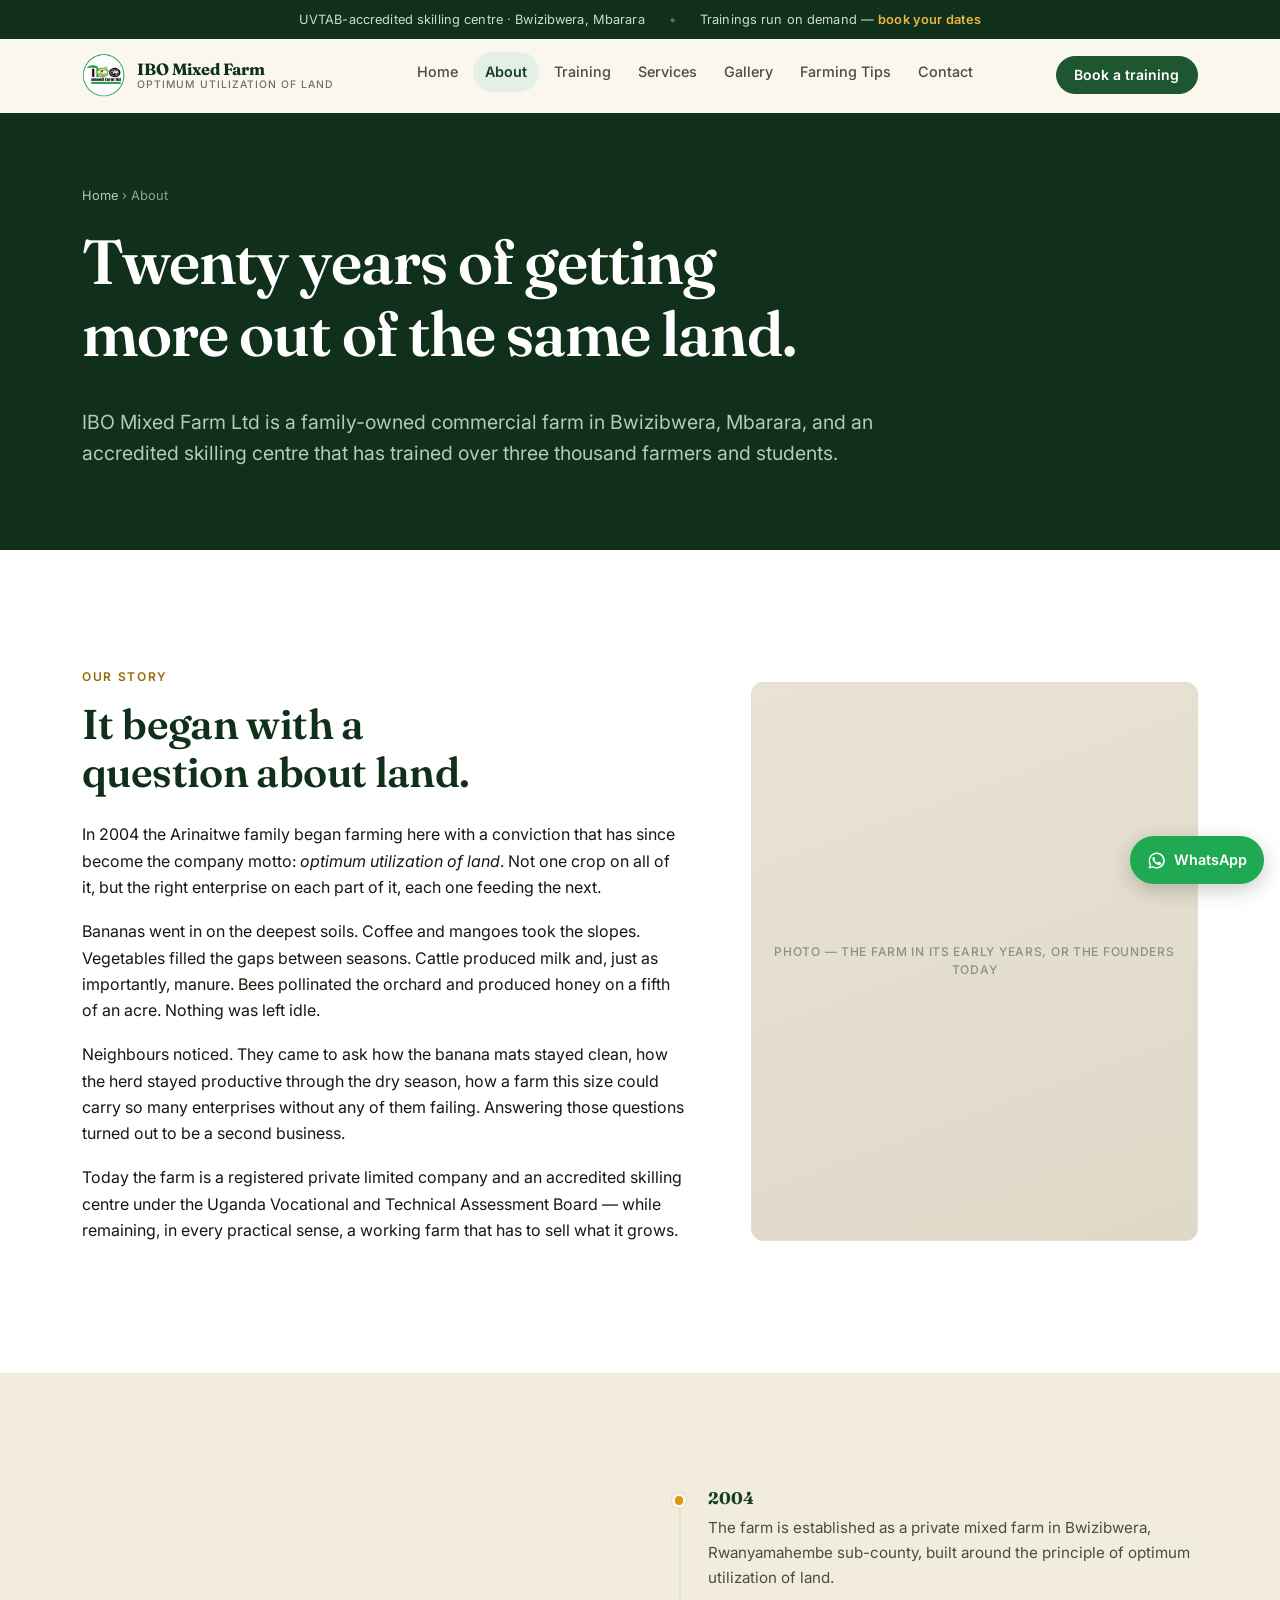
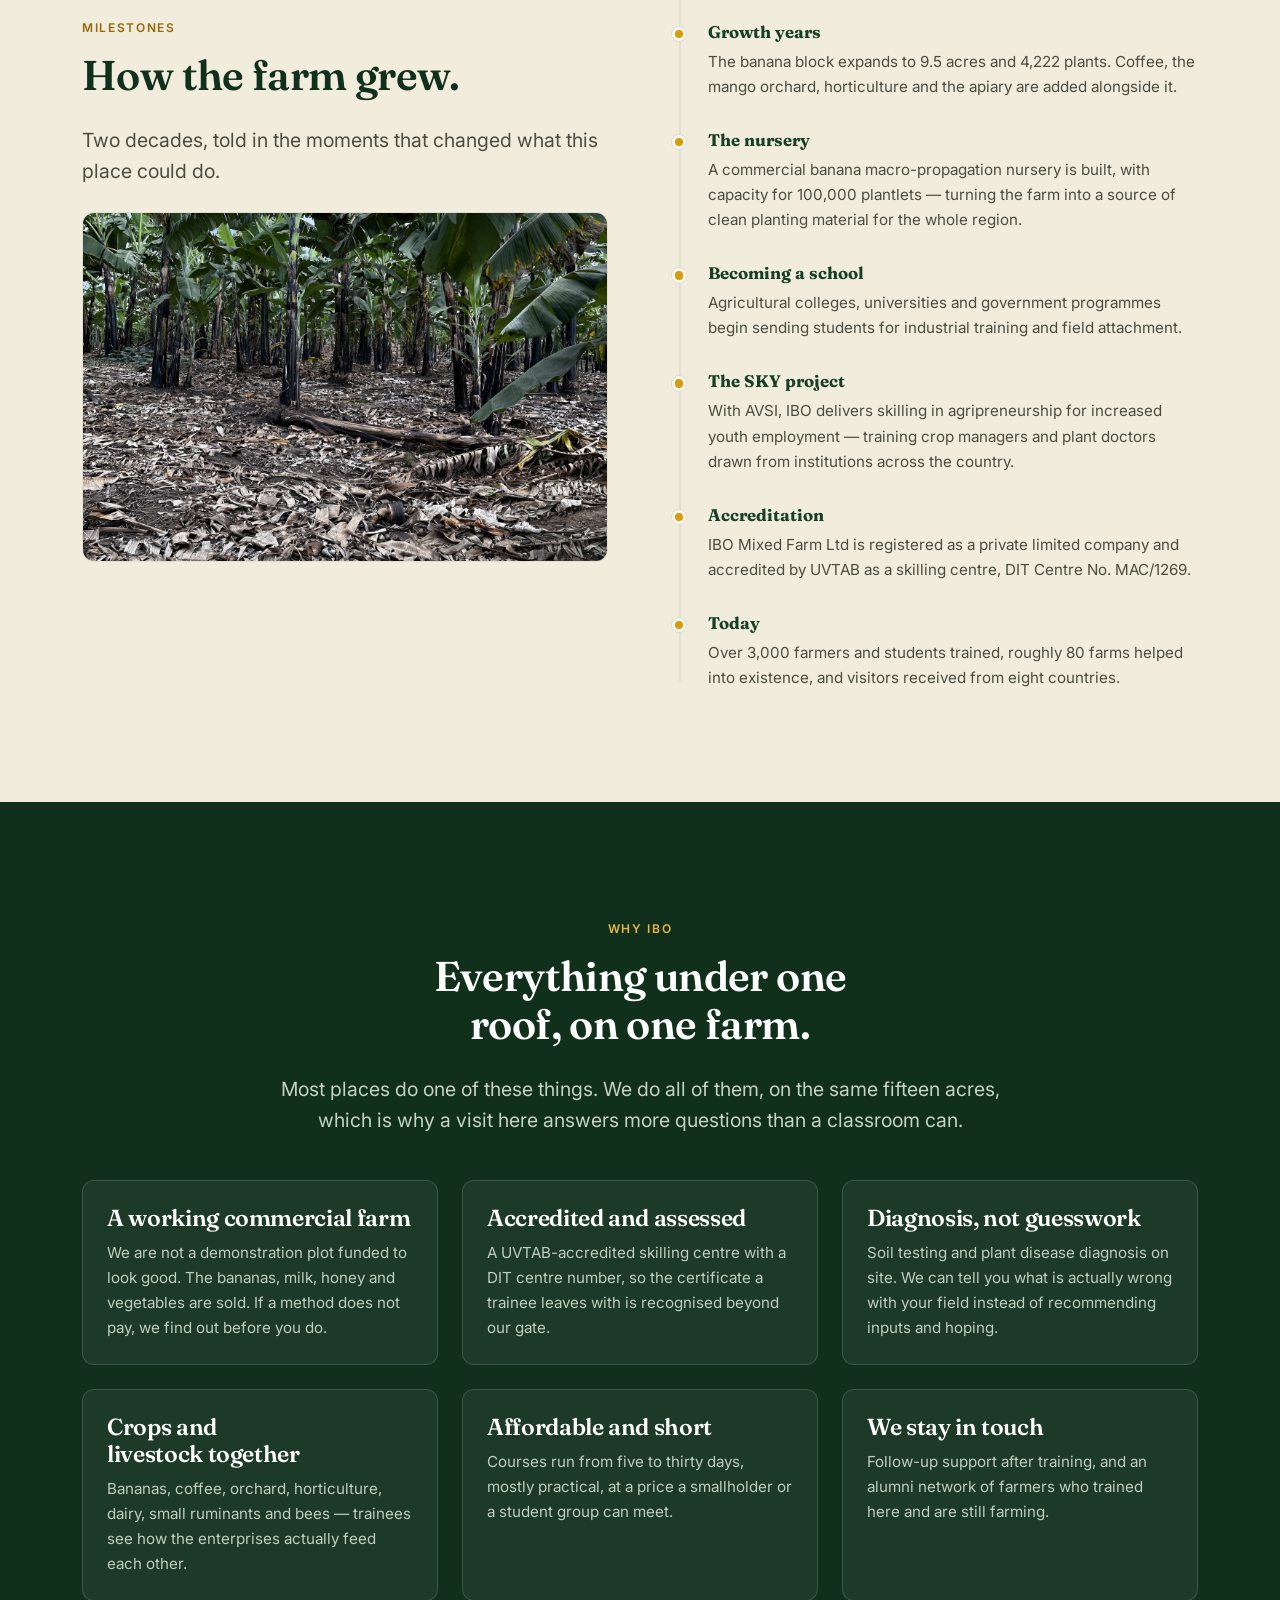
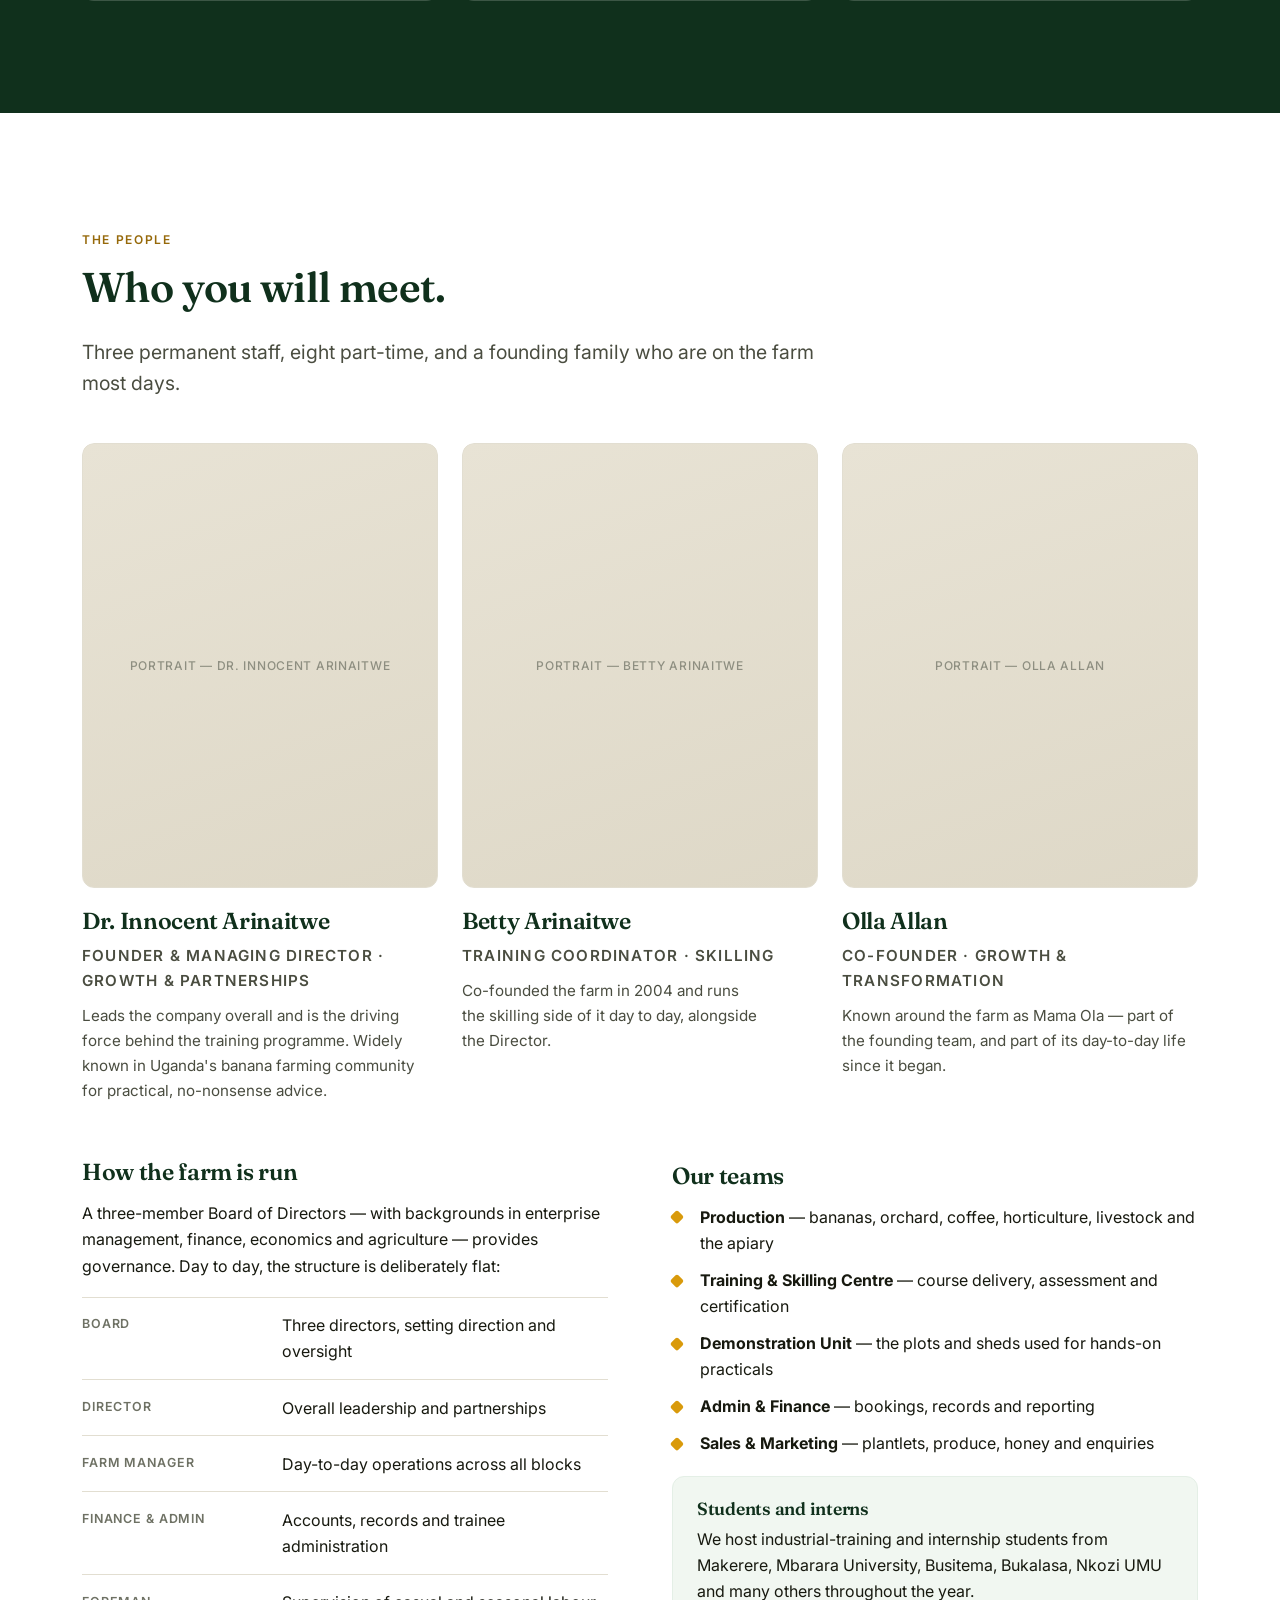
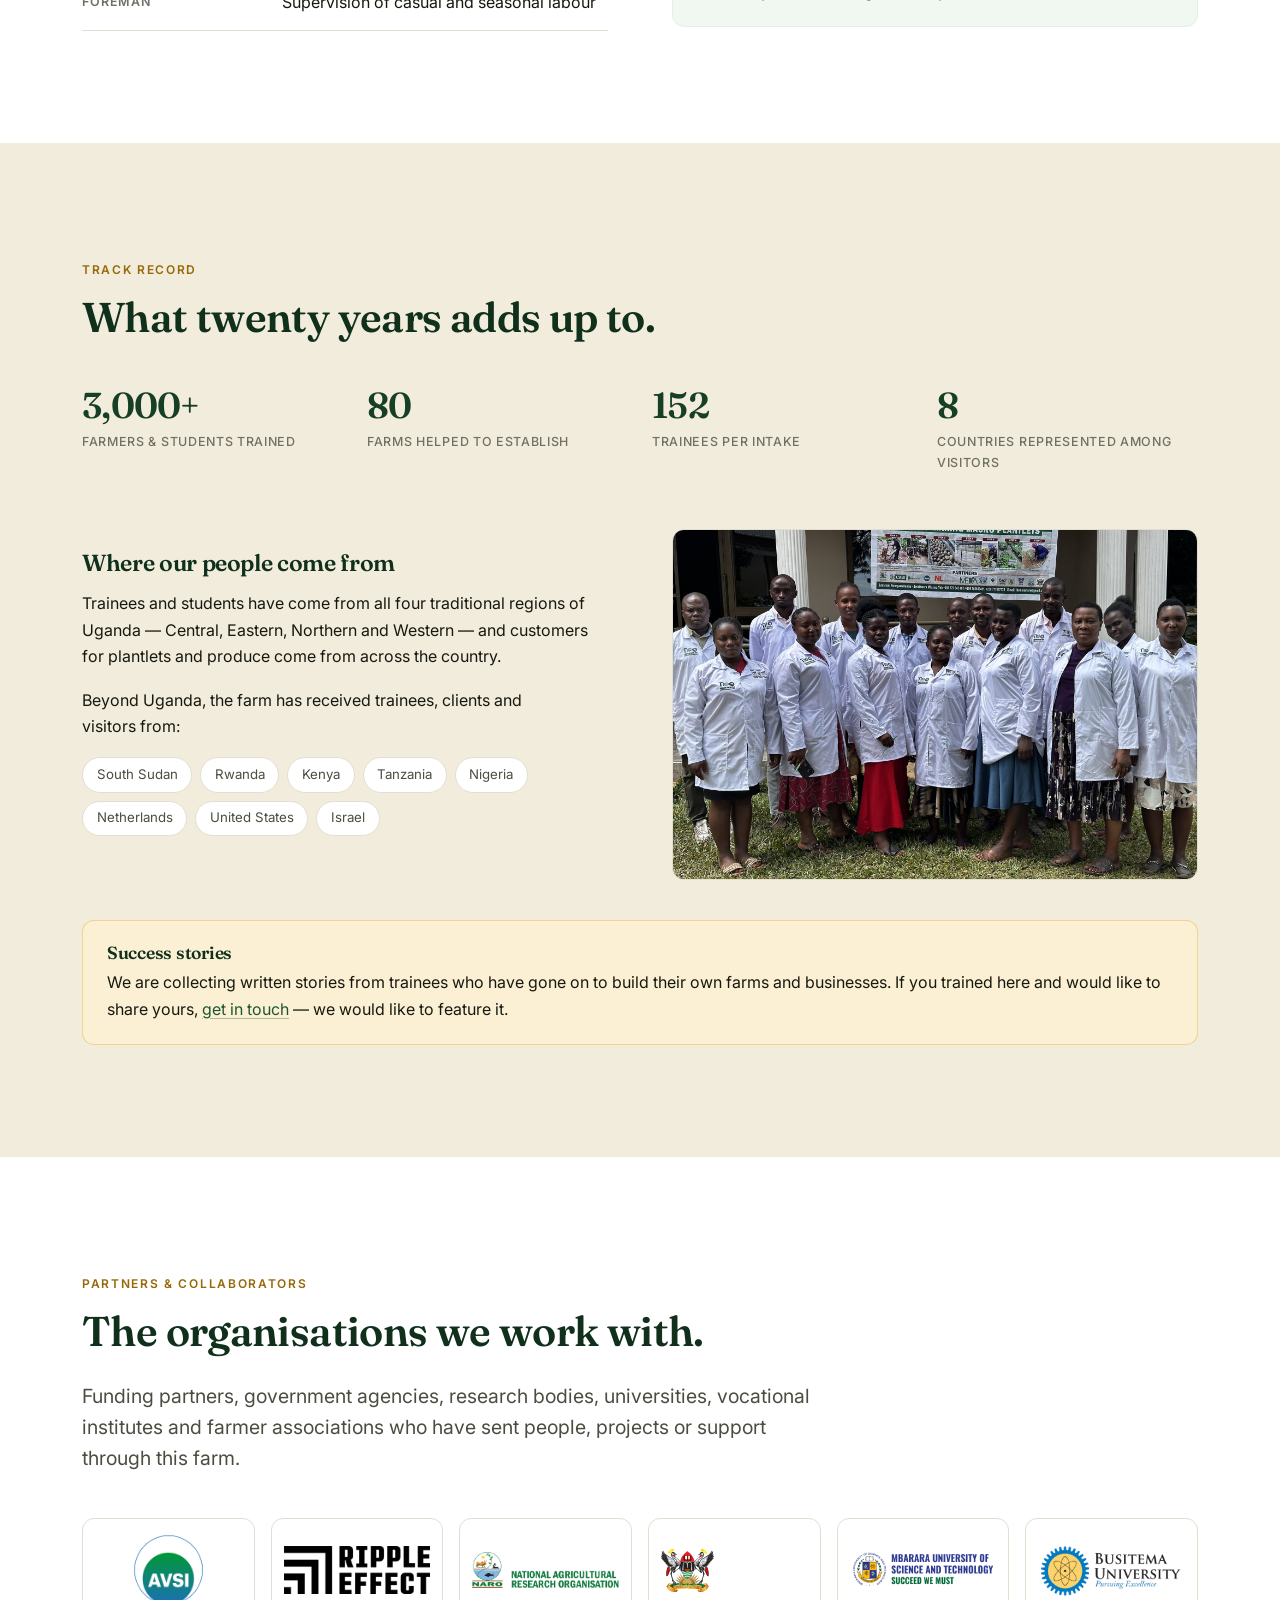
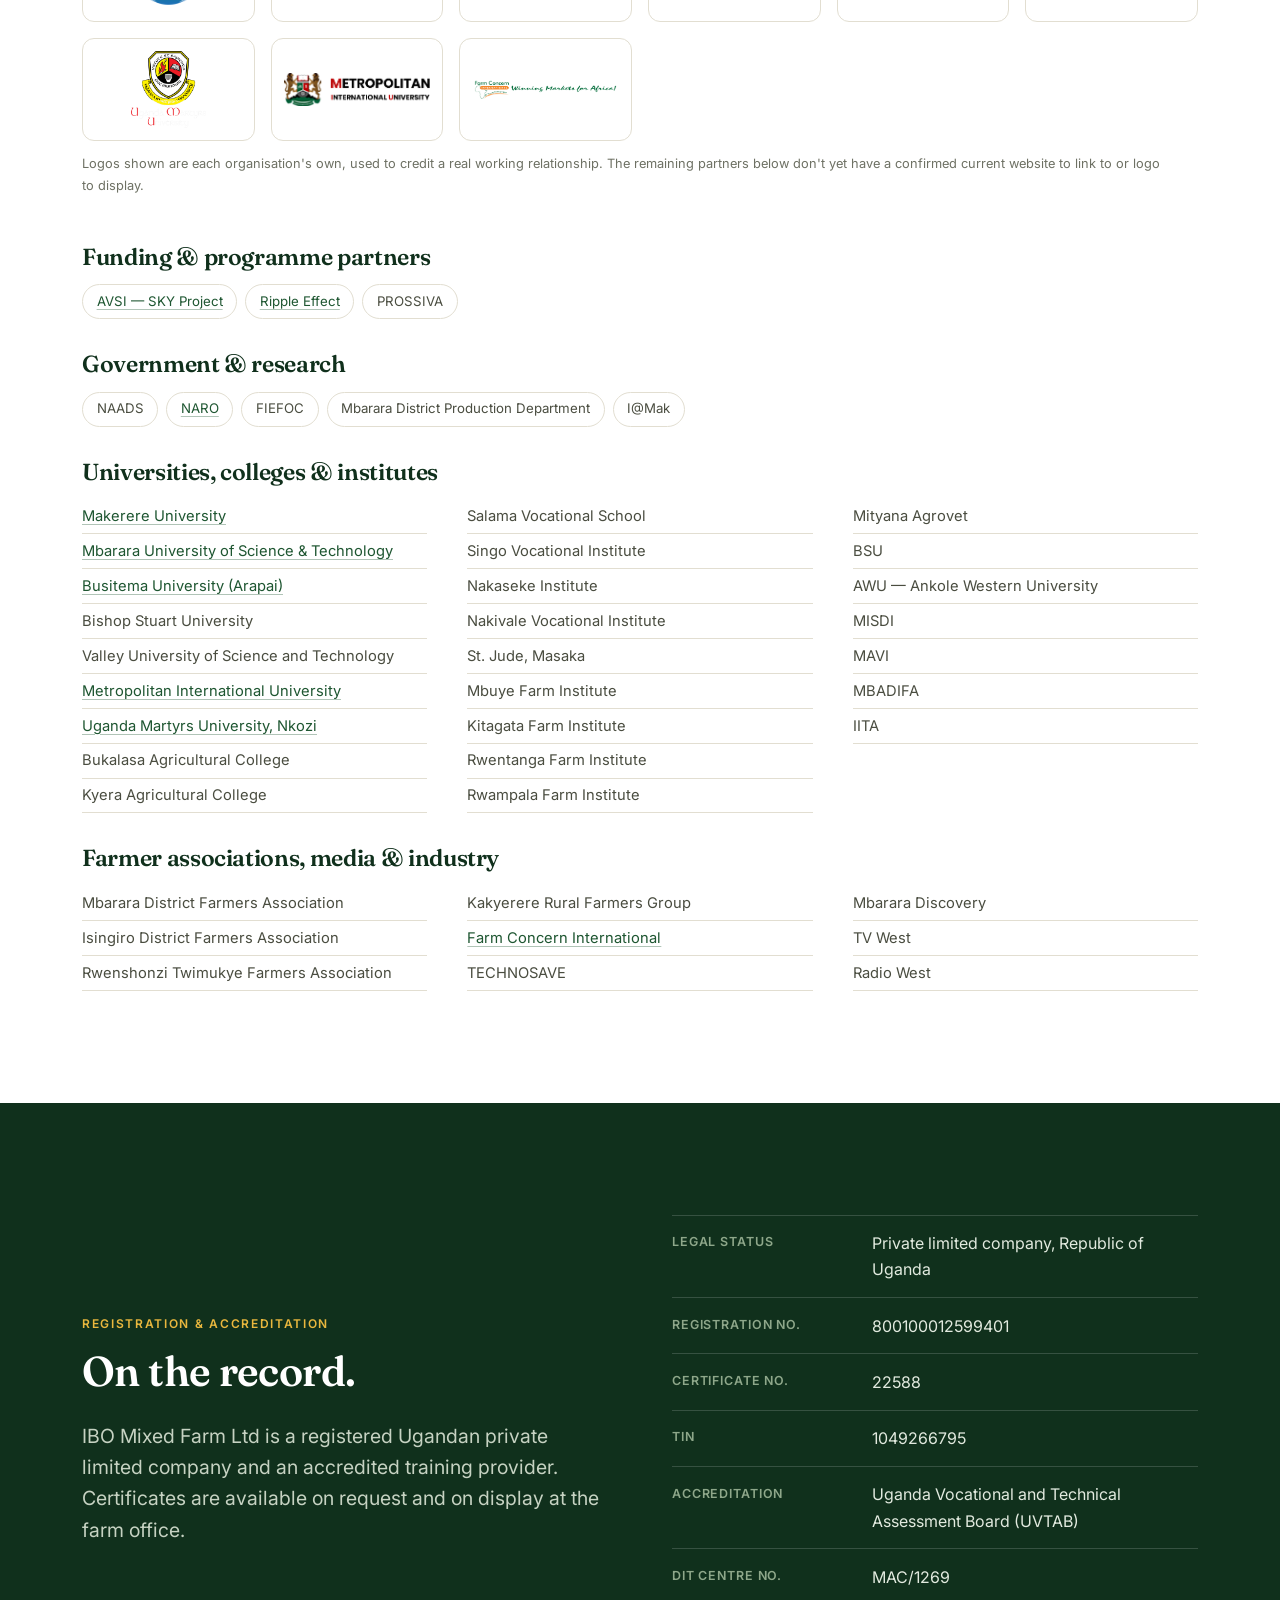
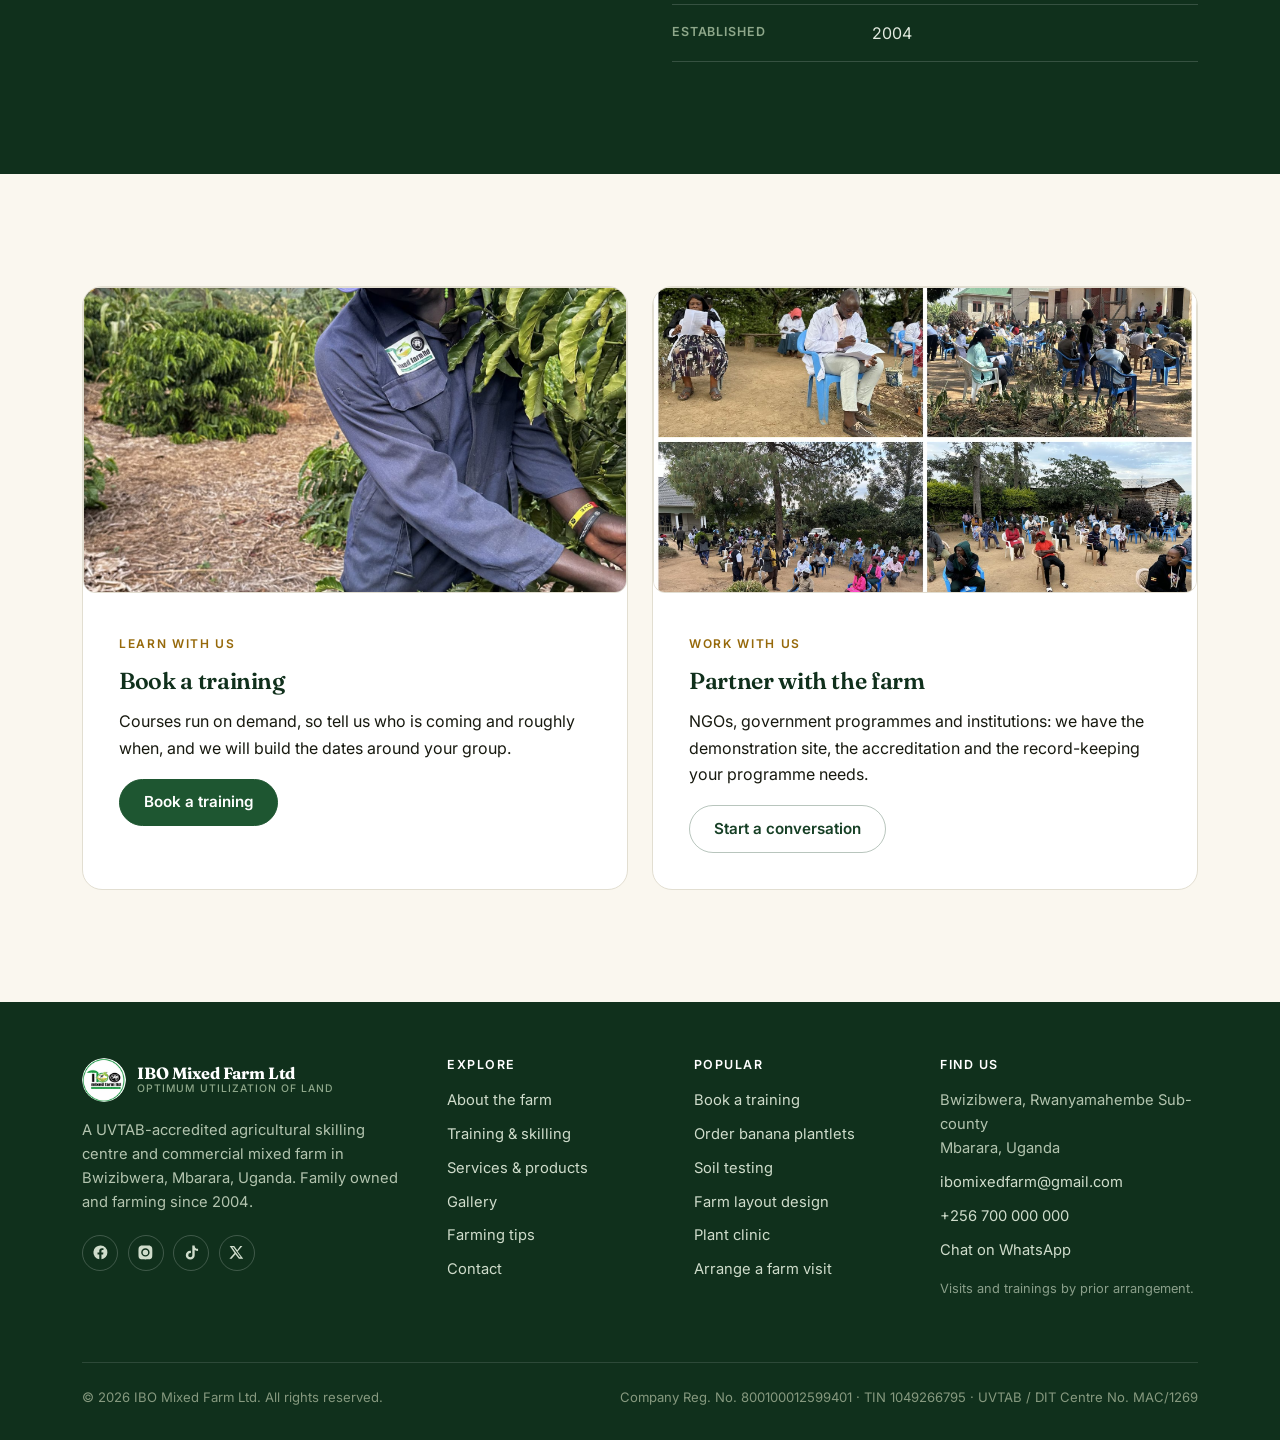
<file: about.html>
<!DOCTYPE html>
<html lang="en">
<head>
<meta charset="utf-8">
<meta name="viewport" content="width=device-width, initial-scale=1">
<title>About IBO Mixed Farm Ltd — A family farm and skilling centre in Mbarara</title>
<meta name="description" content="Founded in 2004 in Bwizibwera, Mbarara, IBO Mixed Farm Ltd grew from a family mixed farm into a registered company and UVTAB-accredited skilling centre. Meet the team, our partners and our track record.">
<link rel="canonical" href="https://www.ibomixfarm.com/about.html">
<link rel="icon" type="image/png" href="assets/img/favicon-32.png">
<link rel="apple-touch-icon" href="assets/img/ibo-logo-128.png">

<meta property="og:type" content="website">
<meta property="og:site_name" content="IBO Mixed Farm Ltd">
<meta property="og:title" content="About IBO Mixed Farm Ltd">
<meta property="og:description" content="Founded in 2004 in Bwizibwera, Mbarara, IBO Mixed Farm Ltd grew from a family mixed farm into a registered company and UVTAB-accredited skilling centre. Meet the team, our partners and our track record.">
<meta property="og:url" content="https://www.ibomixfarm.com/about.html">
<meta property="og:locale" content="en_UG">
<meta name="twitter:card" content="summary_large_image">
<meta name="theme-color" content="#10301c">

<link rel="preconnect" href="https://fonts.googleapis.com">
<link rel="preconnect" href="https://fonts.gstatic.com" crossorigin>
<link href="https://fonts.googleapis.com/css2?family=Fraunces:opsz,wght@9..144,400;9..144,600;9..144,700&amp;family=Inter:wght@400;500;600;700&amp;display=swap" rel="stylesheet">
<link rel="stylesheet" href="assets/css/style.css">
</head>
<body>

<a class="skip-link" href="#main">Skip to content</a>

<div class="topbar">
  <div class="wrap topbar__inner">
    <span>UVTAB-accredited skilling centre &middot; Bwizibwera, Mbarara</span>
    <span class="topbar__sep">&bull;</span>
    <span class="topbar__item--optional">Trainings run on demand — <a href="training.html#book">book your dates</a></span>
  </div>
</div>

<header class="site-header">
  <div class="wrap site-header__inner">
    <a class="brand" href="index.html">
      <img class="brand__logo" src="assets/img/ibo-logo-128.png" alt="" width="44" height="44" aria-hidden="true">
      <span class="brand__text">
        <span class="brand__name">IBO Mixed Farm</span>
        <span class="brand__tag">Optimum Utilization of Land</span>
      </span>
    </a>

    <nav class="nav" aria-label="Main">
      <ul class="nav__list">
        <li><a class="nav__link" href="index.html">Home</a></li>
        <li><a class="nav__link" href="about.html" aria-current="page">About</a></li>
        <li><a class="nav__link" href="training.html">Training</a></li>
        <li><a class="nav__link" href="services.html">Services</a></li>
        <li><a class="nav__link" href="gallery.html">Gallery</a></li>
        <li><a class="nav__link" href="journal.html">Farming Tips</a></li>
        <li><a class="nav__link" href="contact.html">Contact</a></li>
      </ul>
    </nav>

    <a class="btn btn--primary btn--sm header__cta" href="training.html#book">Book a training</a>

    <button class="nav-toggle" type="button" aria-expanded="false" aria-controls="mobile-nav">
      <span class="nav-toggle__bars" aria-hidden="true"></span>
      <span class="nav-toggle__label">Menu</span>
    </button>
  </div>

  <div class="mobile-nav" id="mobile-nav">
    <div class="wrap">
      <ul class="mobile-nav__list">
        <li><a class="mobile-nav__link" href="index.html">Home</a></li>
        <li><a class="mobile-nav__link" href="about.html" aria-current="page">About the farm</a></li>
        <li><a class="mobile-nav__link" href="training.html">Training &amp; skilling</a></li>
        <li><a class="mobile-nav__link" href="services.html">Services &amp; products</a></li>
        <li><a class="mobile-nav__link" href="gallery.html">Gallery</a></li>
        <li><a class="mobile-nav__link" href="journal.html">Farming tips</a></li>
        <li><a class="mobile-nav__link" href="contact.html">Contact &amp; visit</a></li>
      </ul>
      <a class="btn btn--primary btn--block" href="training.html#book">Book a training</a>
    </div>
  </div>
</header>

<main id="main">

<section class="page-hero">
  <div class="wrap">
    <p class="breadcrumb"><a href="index.html">Home</a> &rsaquo; About</p>
    <h1>Twenty years of getting more out of the same land.</h1>
    <p class="lede">
      IBO Mixed Farm Ltd is a family-owned commercial farm in Bwizibwera,
      Mbarara, and an accredited skilling centre that has trained over three
      thousand farmers and students.
    </p>
  </div>
</section>

<!-- ===================== STORY ===================== -->
<section class="section section--white" id="story">
  <div class="wrap split split--wide-text reveal">
    <div>
      <span class="eyebrow">Our story</span>
      <h2>It began with a question about land.</h2>
      <p>
        In 2004 the Arinaitwe family began farming here with a conviction that
        has since become the company motto: <em>optimum utilization of land</em>.
        Not one crop on all of it, but the right enterprise on each part of it,
        each one feeding the next.
      </p>
      <p>
        Bananas went in on the deepest soils. Coffee and mangoes took the slopes.
        Vegetables filled the gaps between seasons. Cattle produced milk and, just
        as importantly, manure. Bees pollinated the orchard and produced honey on
        a fifth of an acre. Nothing was left idle.
      </p>
      <p>
        Neighbours noticed. They came to ask how the banana mats stayed clean, how
        the herd stayed productive through the dry season, how a farm this size
        could carry so many enterprises without any of them failing. Answering
        those questions turned out to be a second business.
      </p>
      <p>
        Today the farm is a registered private limited company and an accredited
        skilling centre under the Uganda Vocational and Technical Assessment
        Board — while remaining, in every practical sense, a working farm that has
        to sell what it grows.
      </p>
    </div>
    <div>
      <div class="ph ph--4x5" data-label="Photo — the farm in its early years, or the founders today"></div>
    </div>
  </div>
</section>

<!-- ===================== MILESTONES ===================== -->
<section class="section section--sand">
  <div class="wrap split">
    <div class="reveal">
      <span class="eyebrow">Milestones</span>
      <h2>How the farm grew.</h2>
      <p class="lede">
        Two decades, told in the moments that changed what this place could do.
      </p>
      <div class="photo-frame ph--3x2" style="margin-top:1.5rem"><img src="assets/img/farm/about-plantation-shot.jpg" alt="A row of banana plants on the farm" loading="lazy"></div>
    </div>

    <div class="reveal">
      <ul class="timeline">
        <li>
          <span class="timeline__year">2004</span>
          <p>
            The farm is established as a private mixed farm in Bwizibwera,
            Rwanyamahembe sub-county, built around the principle of optimum
            utilization of land.
          </p>
        </li>
        <li>
          <span class="timeline__year">Growth years</span>
          <p>
            The banana block expands to 9.5 acres and 4,222 plants. Coffee, the
            mango orchard, horticulture and the apiary are added alongside it.
          </p>
        </li>
        <li>
          <span class="timeline__year">The nursery</span>
          <p>
            A commercial banana macro-propagation nursery is built, with capacity
            for 100,000 plantlets — turning the farm into a source of clean
            planting material for the whole region.
          </p>
        </li>
        <li>
          <span class="timeline__year">Becoming a school</span>
          <p>
            Agricultural colleges, universities and government programmes begin
            sending students for industrial training and field attachment.
          </p>
        </li>
        <li>
          <span class="timeline__year">The SKY project</span>
          <p>
            With AVSI, IBO delivers skilling in agripreneurship for increased
            youth employment — training crop managers and plant doctors drawn
            from institutions across the country.
          </p>
        </li>
        <li>
          <span class="timeline__year">Accreditation</span>
          <p>
            IBO Mixed Farm Ltd is registered as a private limited company and
            accredited by UVTAB as a skilling centre, DIT Centre No. MAC/1269.
          </p>
        </li>
        <li>
          <span class="timeline__year">Today</span>
          <p>
            Over 3,000 farmers and students trained, roughly 80 farms helped into
            existence, and visitors received from eight countries.
          </p>
        </li>
      </ul>
    </div>
  </div>
</section>

<!-- ===================== WHAT MAKES US DIFFERENT ===================== -->
<section class="section section--dark">
  <div class="wrap">
    <div class="section-head section-head--center reveal">
      <span class="eyebrow">Why IBO</span>
      <h2>Everything under one roof, on one farm.</h2>
      <p class="lede">
        Most places do one of these things. We do all of them, on the same
        fifteen acres, which is why a visit here answers more questions than a
        classroom can.
      </p>
    </div>

    <div class="grid grid--3 reveal">
      <article class="card card--on-dark">
        <div class="card__body">
          <h3>A working commercial farm</h3>
          <p>
            We are not a demonstration plot funded to look good. The bananas,
            milk, honey and vegetables are sold. If a method does not pay, we
            find out before you do.
          </p>
        </div>
      </article>
      <article class="card card--on-dark">
        <div class="card__body">
          <h3>Accredited and assessed</h3>
          <p>
            A UVTAB-accredited skilling centre with a DIT centre number, so the
            certificate a trainee leaves with is recognised beyond our gate.
          </p>
        </div>
      </article>
      <article class="card card--on-dark">
        <div class="card__body">
          <h3>Diagnosis, not guesswork</h3>
          <p>
            Soil testing and plant disease diagnosis on site. We can tell you
            what is actually wrong with your field instead of recommending
            inputs and hoping.
          </p>
        </div>
      </article>
      <article class="card card--on-dark">
        <div class="card__body">
          <h3>Crops and livestock together</h3>
          <p>
            Bananas, coffee, orchard, horticulture, dairy, small ruminants and
            bees — trainees see how the enterprises actually feed each other.
          </p>
        </div>
      </article>
      <article class="card card--on-dark">
        <div class="card__body">
          <h3>Affordable and short</h3>
          <p>
            Courses run from five to thirty days, mostly practical, at a price a
            smallholder or a student group can meet.
          </p>
        </div>
      </article>
      <article class="card card--on-dark">
        <div class="card__body">
          <h3>We stay in touch</h3>
          <p>
            Follow-up support after training, and an alumni network of farmers
            who trained here and are still farming.
          </p>
        </div>
      </article>
    </div>
  </div>
</section>

<!-- ===================== TEAM ===================== -->
<section class="section section--white" id="team">
  <div class="wrap">
    <div class="section-head reveal">
      <span class="eyebrow">The people</span>
      <h2>Who you will meet.</h2>
      <p class="lede">
        Three permanent staff, eight part-time, and a founding family who are on
        the farm most days.
      </p>
    </div>

    <div class="grid grid--3 reveal">
      <article class="card card--plain">
        <div class="ph ph--4x5" data-label="Portrait — Dr. Innocent Arinaitwe"></div>
        <div class="card__body">
          <h3>Dr. Innocent Arinaitwe</h3>
          <p class="card__meta">Founder &amp; Managing Director &middot; Growth &amp; Partnerships</p>
          <p>
            Leads the company overall and is the driving force behind the
            training programme. Widely known in Uganda's banana farming
            community for practical, no-nonsense advice.
          </p>
        </div>
      </article>

      <article class="card card--plain">
        <div class="ph ph--4x5" data-label="Portrait — Betty Arinaitwe"></div>
        <div class="card__body">
          <h3>Betty Arinaitwe</h3>
          <p class="card__meta">Training Coordinator &middot; Skilling</p>
          <p>
            Co-founded the farm in 2004 and runs the skilling side of it day
            to day, alongside the Director.
          </p>
        </div>
      </article>

      <article class="card card--plain">
        <div class="ph ph--4x5" data-label="Portrait — Olla Allan"></div>
        <div class="card__body">
          <h3>Olla Allan</h3>
          <p class="card__meta">Co-founder &middot; Growth &amp; Transformation</p>
          <p>
            Known around the farm as Mama Ola — part of the founding team,
            and part of its day-to-day life since it began.
          </p>
        </div>
      </article>
    </div>

    <div class="split" style="margin-top:3.5rem">
      <div class="reveal">
        <h3>How the farm is run</h3>
        <p>
          A three-member Board of Directors — with backgrounds in enterprise
          management, finance, economics and agriculture — provides governance.
          Day to day, the structure is deliberately flat:
        </p>
        <ul class="detail-list">
          <li><span class="detail-list__key">Board</span><span class="detail-list__val">Three directors, setting direction and oversight</span></li>
          <li><span class="detail-list__key">Director</span><span class="detail-list__val">Overall leadership and partnerships</span></li>
          <li><span class="detail-list__key">Farm Manager</span><span class="detail-list__val">Day-to-day operations across all blocks</span></li>
          <li><span class="detail-list__key">Finance &amp; Admin</span><span class="detail-list__val">Accounts, records and trainee administration</span></li>
          <li><span class="detail-list__key">Foreman</span><span class="detail-list__val">Supervision of casual and seasonal labour</span></li>
        </ul>
      </div>
      <div class="reveal">
        <h3>Our teams</h3>
        <ul class="tick-list">
          <li><strong>Production</strong> — bananas, orchard, coffee, horticulture, livestock and the apiary</li>
          <li><strong>Training &amp; Skilling Centre</strong> — course delivery, assessment and certification</li>
          <li><strong>Demonstration Unit</strong> — the plots and sheds used for hands-on practicals</li>
          <li><strong>Admin &amp; Finance</strong> — bookings, records and reporting</li>
          <li><strong>Sales &amp; Marketing</strong> — plantlets, produce, honey and enquiries</li>
        </ul>
        <div class="callout callout--note">
          <h3>Students and interns</h3>
          <p>
            We host industrial-training and internship students from Makerere,
            Mbarara University, Busitema, Bukalasa, Nkozi UMU and many others
            throughout the year.
          </p>
        </div>
      </div>
    </div>
  </div>
</section>

<!-- ===================== IMPACT ===================== -->
<section class="section section--sand" id="impact">
  <div class="wrap">
    <div class="section-head reveal">
      <span class="eyebrow">Track record</span>
      <h2>What twenty years adds up to.</h2>
    </div>

    <div class="grid grid--4 reveal">
      <div class="stat" style="text-align:left">
        <span class="stat__num">3,000+</span>
        <span class="stat__label">Farmers &amp; students trained</span>
      </div>
      <div class="stat" style="text-align:left">
        <span class="stat__num">80</span>
        <span class="stat__label">Farms helped to establish</span>
      </div>
      <div class="stat" style="text-align:left">
        <span class="stat__num">152</span>
        <span class="stat__label">Trainees per intake</span>
      </div>
      <div class="stat" style="text-align:left">
        <span class="stat__num">8</span>
        <span class="stat__label">Countries represented among visitors</span>
      </div>
    </div>

    <div class="split" style="margin-top:3.5rem">
      <div class="reveal">
        <h3>Where our people come from</h3>
        <p>
          Trainees and students have come from all four traditional regions of
          Uganda — Central, Eastern, Northern and Western — and customers for
          plantlets and produce come from across the country.
        </p>
        <p>
          Beyond Uganda, the farm has received trainees, clients and visitors
          from:
        </p>
        <ul class="pill-row">
          <li><span class="pill">South Sudan</span></li>
          <li><span class="pill">Rwanda</span></li>
          <li><span class="pill">Kenya</span></li>
          <li><span class="pill">Tanzania</span></li>
          <li><span class="pill">Nigeria</span></li>
          <li><span class="pill">Netherlands</span></li>
          <li><span class="pill">United States</span></li>
          <li><span class="pill">Israel</span></li>
        </ul>
      </div>
      <div class="reveal">
        <div class="photo-frame ph--3x2"><img src="assets/img/farm/about-graduation-ceremony.jpg" alt="IBO Mixed Farm staff and trainees gathered at the farm office" loading="lazy"></div>
      </div>
    </div>

    <div class="callout" style="margin-top:2.5rem">
      <h3>Success stories</h3>
      <p>
        We are collecting written stories from trainees who have gone on to build
        their own farms and businesses. If you trained here and would like to
        share yours, <a href="contact.html">get in touch</a> — we would like to
        feature it.
      </p>
    </div>
  </div>
</section>

<!-- ===================== PARTNERS ===================== -->
<section class="section section--white" id="partners">
  <div class="wrap">
    <div class="section-head reveal">
      <span class="eyebrow">Partners &amp; collaborators</span>
      <h2>The organisations we work with.</h2>
      <p class="lede">
        Funding partners, government agencies, research bodies, universities,
        vocational institutes and farmer associations who have sent people,
        projects or support through this farm.
      </p>
    </div>

    <div class="logo-wall reveal" aria-label="Partner logos">
      <a class="logo-tile" href="https://avsi.org" target="_blank" rel="noopener" title="AVSI Foundation"><img src="assets/img/partners/avsi.png" alt="AVSI Foundation logo" loading="lazy"></a>
      <a class="logo-tile" href="https://rippleeffect.org" target="_blank" rel="noopener" title="Ripple Effect"><img src="assets/img/partners/ripple-effect.webp" alt="Ripple Effect logo" loading="lazy"></a>
      <a class="logo-tile" href="https://naro.go.ug" target="_blank" rel="noopener" title="National Agricultural Research Organisation (NARO)"><img src="assets/img/partners/naro.png" alt="NARO logo" loading="lazy"></a>
      <a class="logo-tile" href="https://www.mak.ac.ug" target="_blank" rel="noopener" title="Makerere University"><img src="assets/img/partners/makerere.svg" alt="Makerere University logo" loading="lazy"></a>
      <a class="logo-tile" href="https://www.must.ac.ug" target="_blank" rel="noopener" title="Mbarara University of Science and Technology"><img src="assets/img/partners/must.png" alt="Mbarara University of Science and Technology logo" loading="lazy"></a>
      <a class="logo-tile" href="https://www.busitema.ac.ug" target="_blank" rel="noopener" title="Busitema University"><img src="assets/img/partners/busitema.png" alt="Busitema University logo" loading="lazy"></a>
      <a class="logo-tile" href="https://umu.ac.ug" target="_blank" rel="noopener" title="Uganda Martyrs University, Nkozi"><img src="assets/img/partners/umu.png" alt="Uganda Martyrs University logo" loading="lazy"></a>
      <a class="logo-tile" href="https://miu.ac.ug" target="_blank" rel="noopener" title="Metropolitan International University"><img src="assets/img/partners/miu.png" alt="Metropolitan International University logo" loading="lazy"></a>
      <a class="logo-tile" href="https://farmconcern.org" target="_blank" rel="noopener" title="Farm Concern International"><img src="assets/img/partners/farm-concern.png" alt="Farm Concern International logo" loading="lazy"></a>
    </div>
    <p style="font-size:.8rem;color:var(--ink-50);margin-top:.75rem" class="reveal">
      Logos shown are each organisation's own, used to credit a real working
      relationship. The remaining partners below don't yet have a confirmed
      current website to link to or logo to display.
    </p>

    <div style="margin-top:3rem" class="reveal">
      <h3>Funding &amp; programme partners</h3>
      <ul class="pill-row">
        <li><span class="pill"><a href="https://avsi.org" target="_blank" rel="noopener">AVSI &mdash; SKY Project</a></span></li>
        <li><span class="pill"><a href="https://rippleeffect.org" target="_blank" rel="noopener">Ripple Effect</a></span></li>
        <li><span class="pill">PROSSIVA</span></li>
      </ul>

      <h3 style="margin-top:2rem">Government &amp; research</h3>
      <ul class="pill-row">
        <li><span class="pill">NAADS</span></li>
        <li><span class="pill"><a href="https://naro.go.ug" target="_blank" rel="noopener">NARO</a></span></li>
        <li><span class="pill">FIEFOC</span></li>
        <li><span class="pill">Mbarara District Production Department</span></li>
        <li><span class="pill">I@Mak</span></li>
      </ul>

      <h3 style="margin-top:2rem">Universities, colleges &amp; institutes</h3>
      <ul class="name-columns">
        <li><a href="https://www.mak.ac.ug" target="_blank" rel="noopener">Makerere University</a></li>
        <li><a href="https://www.must.ac.ug" target="_blank" rel="noopener">Mbarara University of Science &amp; Technology</a></li>
        <li><a href="https://www.busitema.ac.ug" target="_blank" rel="noopener">Busitema University (Arapai)</a></li>
        <li>Bishop Stuart University</li>
        <li>Valley University of Science and Technology</li>
        <li><a href="https://miu.ac.ug" target="_blank" rel="noopener">Metropolitan International University</a></li>
        <li><a href="https://umu.ac.ug" target="_blank" rel="noopener">Uganda Martyrs University, Nkozi</a></li>
        <li>Bukalasa Agricultural College</li>
        <li>Kyera Agricultural College</li>
        <li>Salama Vocational School</li>
        <li>Singo Vocational Institute</li>
        <li>Nakaseke Institute</li>
        <li>Nakivale Vocational Institute</li>
        <li>St. Jude, Masaka</li>
        <li>Mbuye Farm Institute</li>
        <li>Kitagata Farm Institute</li>
        <li>Rwentanga Farm Institute</li>
        <li>Rwampala Farm Institute</li>
        <li>Mityana Agrovet</li>
        <li>BSU</li>
        <li>AWU &mdash; Ankole Western University</li>
        <li>MISDI</li>
        <li>MAVI</li>
        <li>MBADIFA</li>
        <li>IITA</li>
      </ul>

      <h3 style="margin-top:2rem">Farmer associations, media &amp; industry</h3>
      <ul class="name-columns">
        <li>Mbarara District Farmers Association</li>
        <li>Isingiro District Farmers Association</li>
        <li>Rwenshonzi Twimukye Farmers Association</li>
        <li>Kakyerere Rural Farmers Group</li>
        <li><a href="https://farmconcern.org" target="_blank" rel="noopener">Farm Concern International</a></li>
        <li>TECHNOSAVE</li>
        <li>Mbarara Discovery</li>
        <li>TV West</li>
        <li>Radio West</li>
      </ul>
    </div>
  </div>
</section>

<!-- ===================== CREDENTIALS ===================== -->
<section class="section section--dark" id="credentials">
  <div class="wrap split">
    <div class="reveal">
      <span class="eyebrow">Registration &amp; accreditation</span>
      <h2>On the record.</h2>
      <p class="lede">
        IBO Mixed Farm Ltd is a registered Ugandan private limited company and an
        accredited training provider. Certificates are available on request and
        on display at the farm office.
      </p>
    </div>
    <div class="reveal">
      <ul class="detail-list" style="border-top-color:rgba(255,255,255,.16)">
        <li style="border-bottom-color:rgba(255,255,255,.16)"><span class="detail-list__key" style="color:#8ea78a">Legal status</span><span class="detail-list__val" style="color:#e2eadf">Private limited company, Republic of Uganda</span></li>
        <li style="border-bottom-color:rgba(255,255,255,.16)"><span class="detail-list__key" style="color:#8ea78a">Registration No.</span><span class="detail-list__val" style="color:#e2eadf">800100012599401</span></li>
        <li style="border-bottom-color:rgba(255,255,255,.16)"><span class="detail-list__key" style="color:#8ea78a">Certificate No.</span><span class="detail-list__val" style="color:#e2eadf">22588</span></li>
        <li style="border-bottom-color:rgba(255,255,255,.16)"><span class="detail-list__key" style="color:#8ea78a">TIN</span><span class="detail-list__val" style="color:#e2eadf">1049266795</span></li>
        <li style="border-bottom-color:rgba(255,255,255,.16)"><span class="detail-list__key" style="color:#8ea78a">Accreditation</span><span class="detail-list__val" style="color:#e2eadf">Uganda Vocational and Technical Assessment Board (UVTAB)</span></li>
        <li style="border-bottom-color:rgba(255,255,255,.16)"><span class="detail-list__key" style="color:#8ea78a">DIT Centre No.</span><span class="detail-list__val" style="color:#e2eadf">MAC/1269</span></li>
        <li style="border-bottom-color:rgba(255,255,255,.16)"><span class="detail-list__key" style="color:#8ea78a">Established</span><span class="detail-list__val" style="color:#e2eadf">2004</span></li>
      </ul>
    </div>
  </div>
</section>

<!-- ===================== CTA ===================== -->
<section class="section">
  <div class="wrap">
    <div class="grid grid--2-lg">
      <div class="feature-card reveal">
        <div class="photo-frame ph--16x9 ph--flush"><img src="assets/img/farm/about-practical-training.jpg" alt="A skilling project trainee at work in the coffee garden" loading="lazy"></div>
        <div class="feature-card__body">
          <span class="eyebrow">Learn with us</span>
          <h3>Book a training</h3>
          <p>
            Courses run on demand, so tell us who is coming and roughly when, and
            we will build the dates around your group.
          </p>
          <a class="btn btn--primary" href="training.html#book">Book a training</a>
        </div>
      </div>

      <div class="feature-card reveal">
        <div class="photo-frame ph--16x9 ph--flush"><img src="assets/img/farm/gallery-certificate-ceremony.jpg" alt="A gathering of trainees and partners at the farm" loading="lazy"></div>
        <div class="feature-card__body">
          <span class="eyebrow">Work with us</span>
          <h3>Partner with the farm</h3>
          <p>
            NGOs, government programmes and institutions: we have the
            demonstration site, the accreditation and the record-keeping your
            programme needs.
          </p>
          <a class="btn btn--ghost" href="contact.html#partnership">Start a conversation</a>
        </div>
      </div>
    </div>
  </div>
</section>

</main>

<footer class="site-footer">
  <div class="wrap">
    <div class="footer__grid">
      <div class="footer__brand">
        <a class="brand" href="index.html">
          <img class="brand__logo" src="assets/img/ibo-logo-128.png" alt="" width="44" height="44" aria-hidden="true">
          <span class="brand__text">
            <span class="brand__name">IBO Mixed Farm Ltd</span>
            <span class="brand__tag">Optimum Utilization of Land</span>
          </span>
        </a>
        <p>
          A UVTAB-accredited agricultural skilling centre and commercial mixed
          farm in Bwizibwera, Mbarara, Uganda. Family owned and farming since
          2004.
        </p>
        <div class="social-row">
          <a href="https://www.facebook.com/share/1DissK6T9m/" aria-label="Facebook" title="Facebook" target="_blank" rel="noopener"><svg viewBox="0 0 24 24" aria-hidden="true"><path d="M22 12a10 10 0 1 0-11.6 9.9v-7H7.9V12h2.5V9.8c0-2.5 1.5-3.9 3.8-3.9 1.1 0 2.2.2 2.2.2v2.5h-1.3c-1.2 0-1.6.8-1.6 1.6V12h2.8l-.4 2.9h-2.4v7A10 10 0 0 0 22 12Z"/></svg></a>
          <a href="https://www.instagram.com/ibomixedfarm" aria-label="Instagram" title="Instagram" target="_blank" rel="noopener"><svg viewBox="0 0 24 24" aria-hidden="true"><path d="M12 2.2c3.2 0 3.6 0 4.9.1 1.2.1 1.8.2 2.2.4.6.2 1 .5 1.4.9.4.4.7.8.9 1.4.2.4.4 1 .4 2.2.1 1.3.1 1.7.1 4.9s0 3.6-.1 4.9c-.1 1.2-.2 1.8-.4 2.2-.2.6-.5 1-.9 1.4-.4.4-.8.7-1.4.9-.4.2-1 .4-2.2.4-1.3.1-1.7.1-4.9.1s-3.6 0-4.9-.1c-1.2-.1-1.8-.2-2.2-.4-.6-.2-1-.5-1.4-.9-.4-.4-.7-.8-.9-1.4-.2-.4-.4-1-.4-2.2-.1-1.3-.1-1.7-.1-4.9s0-3.6.1-4.9c.1-1.2.2-1.8.4-2.2.2-.6.5-1 .9-1.4.4-.4.8-.7 1.4-.9.4-.2 1-.4 2.2-.4 1.3-.1 1.7-.1 4.9-.1Zm0 3.8a6 6 0 1 0 0 12 6 6 0 0 0 0-12Zm0 9.9a3.9 3.9 0 1 1 0-7.8 3.9 3.9 0 0 1 0 7.8Zm7.6-10.1a1.4 1.4 0 1 1-2.8 0 1.4 1.4 0 0 1 2.8 0Z"/></svg></a>
          <a href="https://www.tiktok.com/@ibo.mixed.farm" aria-label="TikTok" title="TikTok" target="_blank" rel="noopener"><svg viewBox="0 0 24 24" aria-hidden="true"><path d="M16.6 2h-3.3v13.9c0 1.6-1.3 2.9-2.9 2.9a2.9 2.9 0 0 1-2.9-2.9 2.9 2.9 0 0 1 2.9-2.9c.3 0 .6 0 .9.1v-3.4a6.3 6.3 0 0 0-.9-.1A6.3 6.3 0 0 0 4 15.9a6.3 6.3 0 0 0 6.4 6.3 6.3 6.3 0 0 0 6.3-6.3V8.6a8.2 8.2 0 0 0 4.8 1.5V6.8a4.8 4.8 0 0 1-4.9-4.8Z"/></svg></a>
          <a href="https://x.com/ibomixedfarm" aria-label="X" title="X" target="_blank" rel="noopener"><svg viewBox="0 0 24 24" aria-hidden="true"><path d="M17.5 3h3.1l-6.8 7.8L21.8 21h-6.2l-4.9-6.4L5.1 21H2l7.3-8.3L2.4 3h6.4l4.4 5.8L17.5 3Zm-1.1 16.1h1.7L7.7 4.8H5.9l10.5 14.3Z"/></svg></a>
        </div>
      </div>

      <div>
        <h4>Explore</h4>
        <ul class="footer__list">
          <li><a href="about.html">About the farm</a></li>
          <li><a href="training.html">Training &amp; skilling</a></li>
          <li><a href="services.html">Services &amp; products</a></li>
          <li><a href="gallery.html">Gallery</a></li>
          <li><a href="journal.html">Farming tips</a></li>
          <li><a href="contact.html">Contact</a></li>
        </ul>
      </div>

      <div>
        <h4>Popular</h4>
        <ul class="footer__list">
          <li><a href="training.html#book">Book a training</a></li>
          <li><a href="services.html#plantlets">Order banana plantlets</a></li>
          <li><a href="services.html#soil">Soil testing</a></li>
          <li><a href="services.html#layout">Farm layout design</a></li>
          <li><a href="services.html#clinic">Plant clinic</a></li>
          <li><a href="contact.html#visit">Arrange a farm visit</a></li>
        </ul>
      </div>

      <div>
        <h4>Find us</h4>
        <ul class="footer__list">
          <li>Bwizibwera, Rwanyamahembe Sub-county<br>Mbarara, Uganda</li>
          <li><a data-email-link href="mailto:ibomixedfarm@gmail.com"><span data-email-text>ibomixedfarm@gmail.com</span></a></li>
          <li><a data-phone-link href="tel:"><span data-phone-text>+256 700 000 000</span></a></li>
          <li><a href="#" data-whatsapp>Chat on WhatsApp</a></li>
        </ul>
        <p style="font-size:.8rem;opacity:.75;margin-top:1rem">
          Visits and trainings by prior arrangement.
        </p>
      </div>
    </div>

    <div class="footer__legal">
      <p>&copy; <span data-year>2026</span> IBO Mixed Farm Ltd. All rights reserved.</p>
      <p>Company Reg. No. 800100012599401 &middot; TIN 1049266795 &middot; UVTAB / DIT Centre No. MAC/1269</p>
    </div>
  </div>
</footer>

<a class="wa-float" href="#" data-whatsapp aria-label="Chat with us on WhatsApp">
  <svg viewBox="0 0 24 24" aria-hidden="true"><path d="M12 2a10 10 0 0 0-8.6 15L2 22l5.2-1.4A10 10 0 1 0 12 2Zm0 18.2a8.2 8.2 0 0 1-4.2-1.2l-.3-.2-3.1.8.8-3-.2-.3A8.2 8.2 0 1 1 12 20.2Zm4.5-6.1c-.2-.1-1.5-.7-1.7-.8s-.4-.1-.6.1-.6.8-.8 1-.3.2-.6.1a6.7 6.7 0 0 1-2-1.2 7.5 7.5 0 0 1-1.4-1.7c-.1-.3 0-.4.1-.5l.4-.5.3-.4v-.4l-.8-1.9c-.2-.5-.4-.4-.6-.4h-.5a1 1 0 0 0-.7.3 3 3 0 0 0-.9 2.2A5.2 5.2 0 0 0 8 13a11.9 11.9 0 0 0 4.6 4 15.5 15.5 0 0 0 1.5.6 3.7 3.7 0 0 0 1.7.1 2.8 2.8 0 0 0 1.8-1.3 2.3 2.3 0 0 0 .2-1.3c-.1-.1-.3-.2-.5-.3Z"/></svg>
  <span class="wa-float__text">WhatsApp</span>
</a>

<script src="assets/js/main.js"></script>
</body>
</html>
</file>
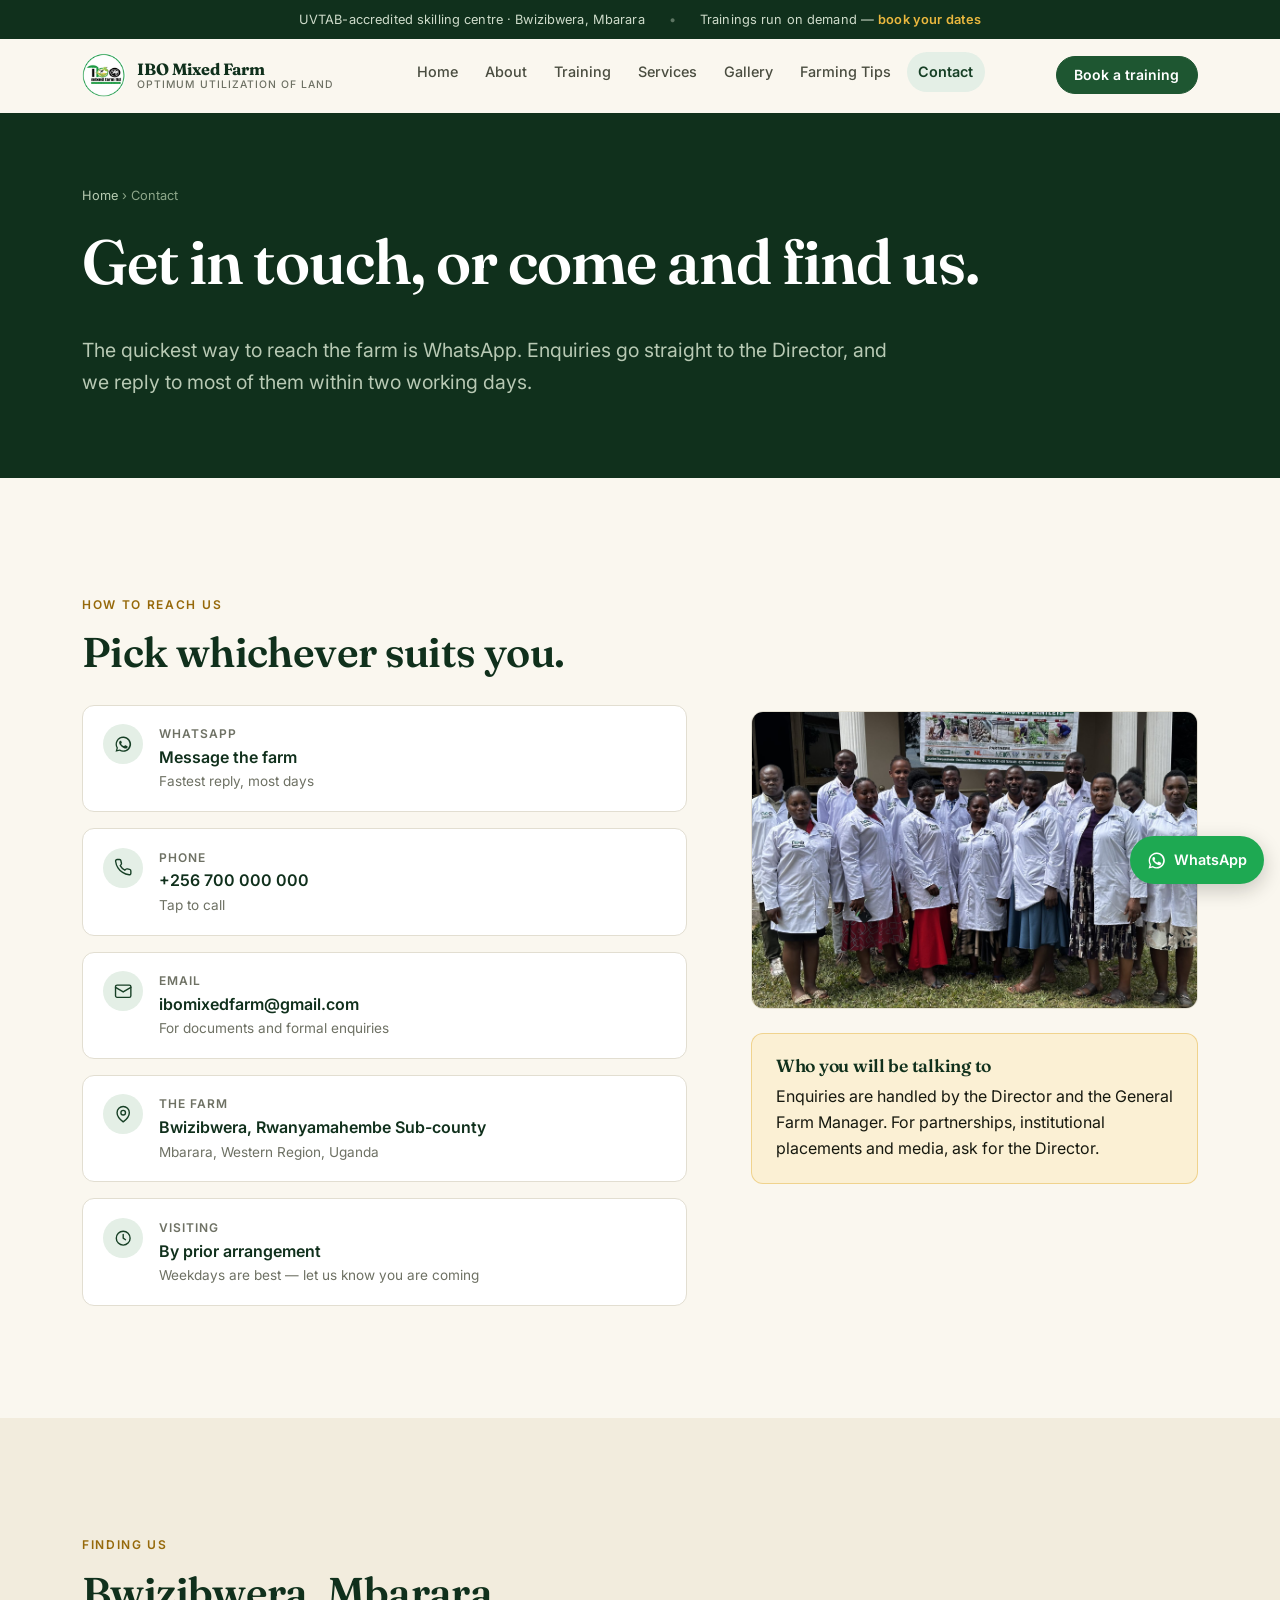
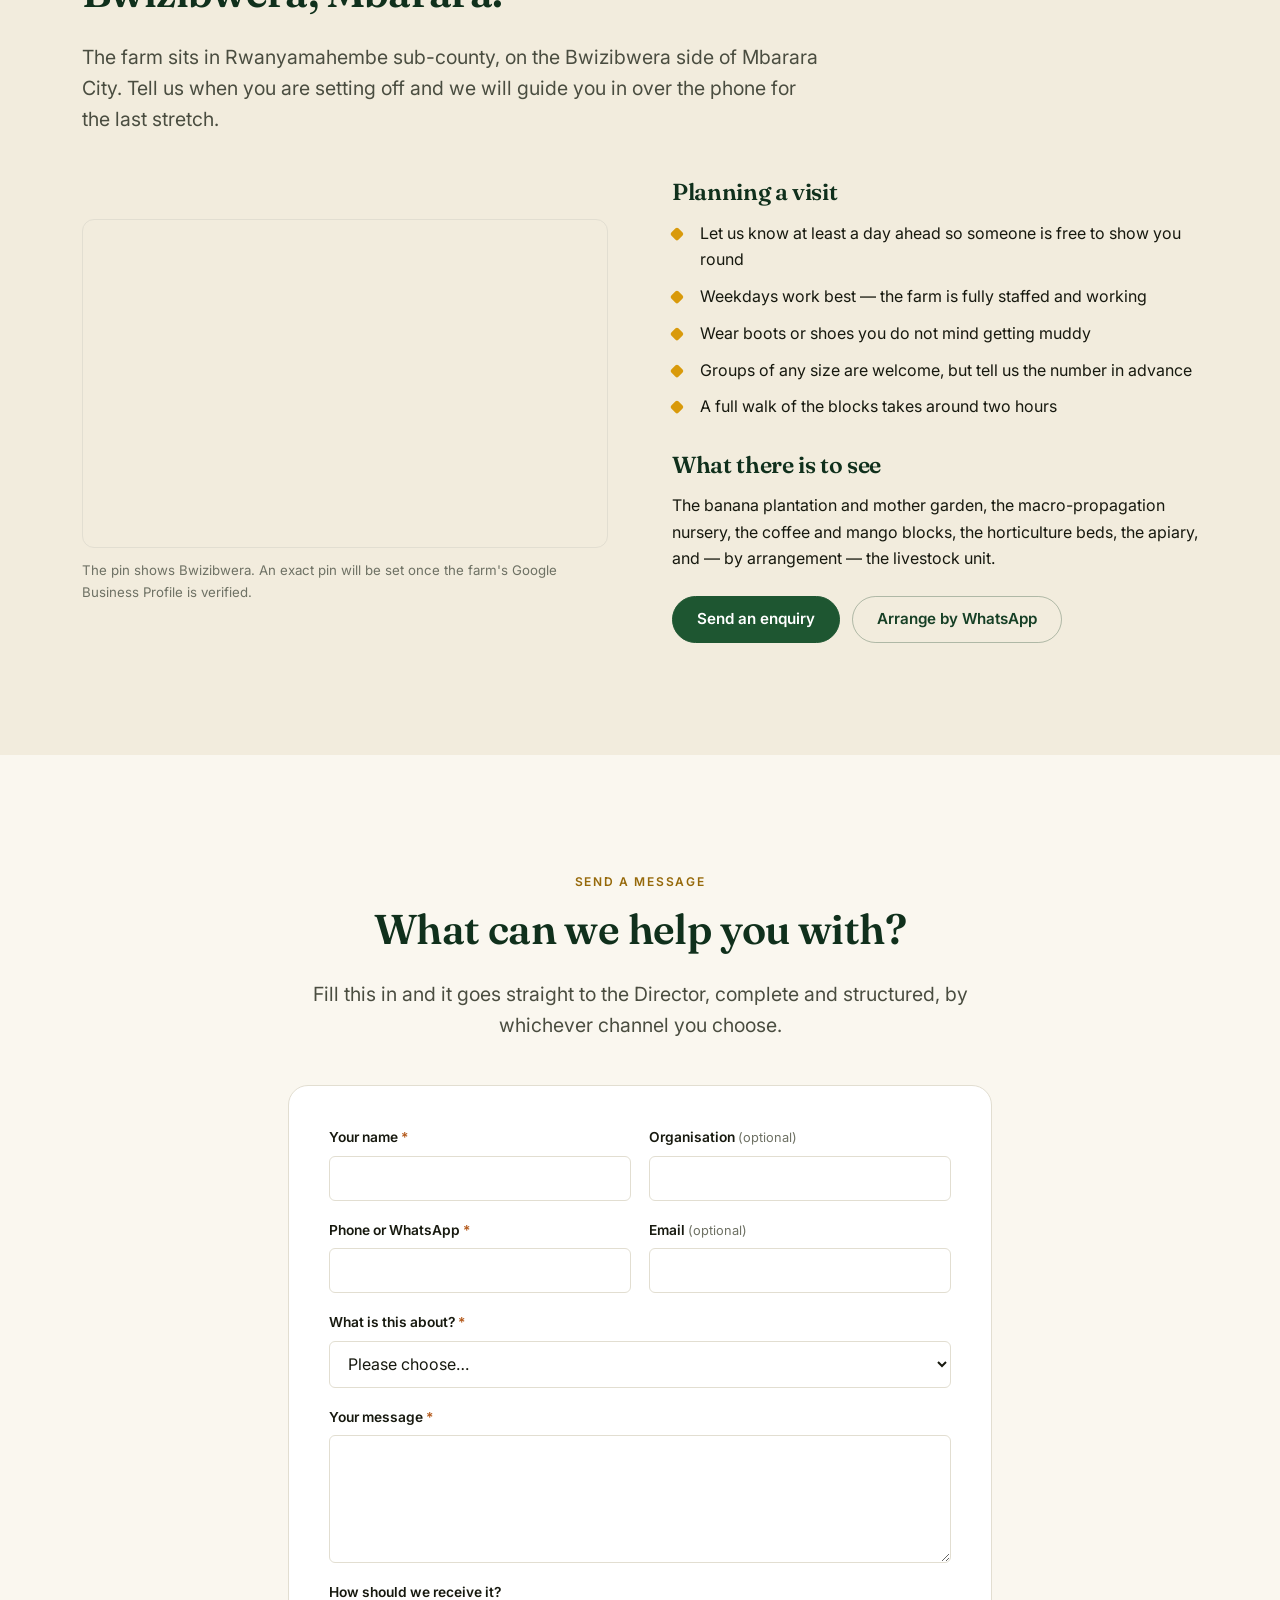
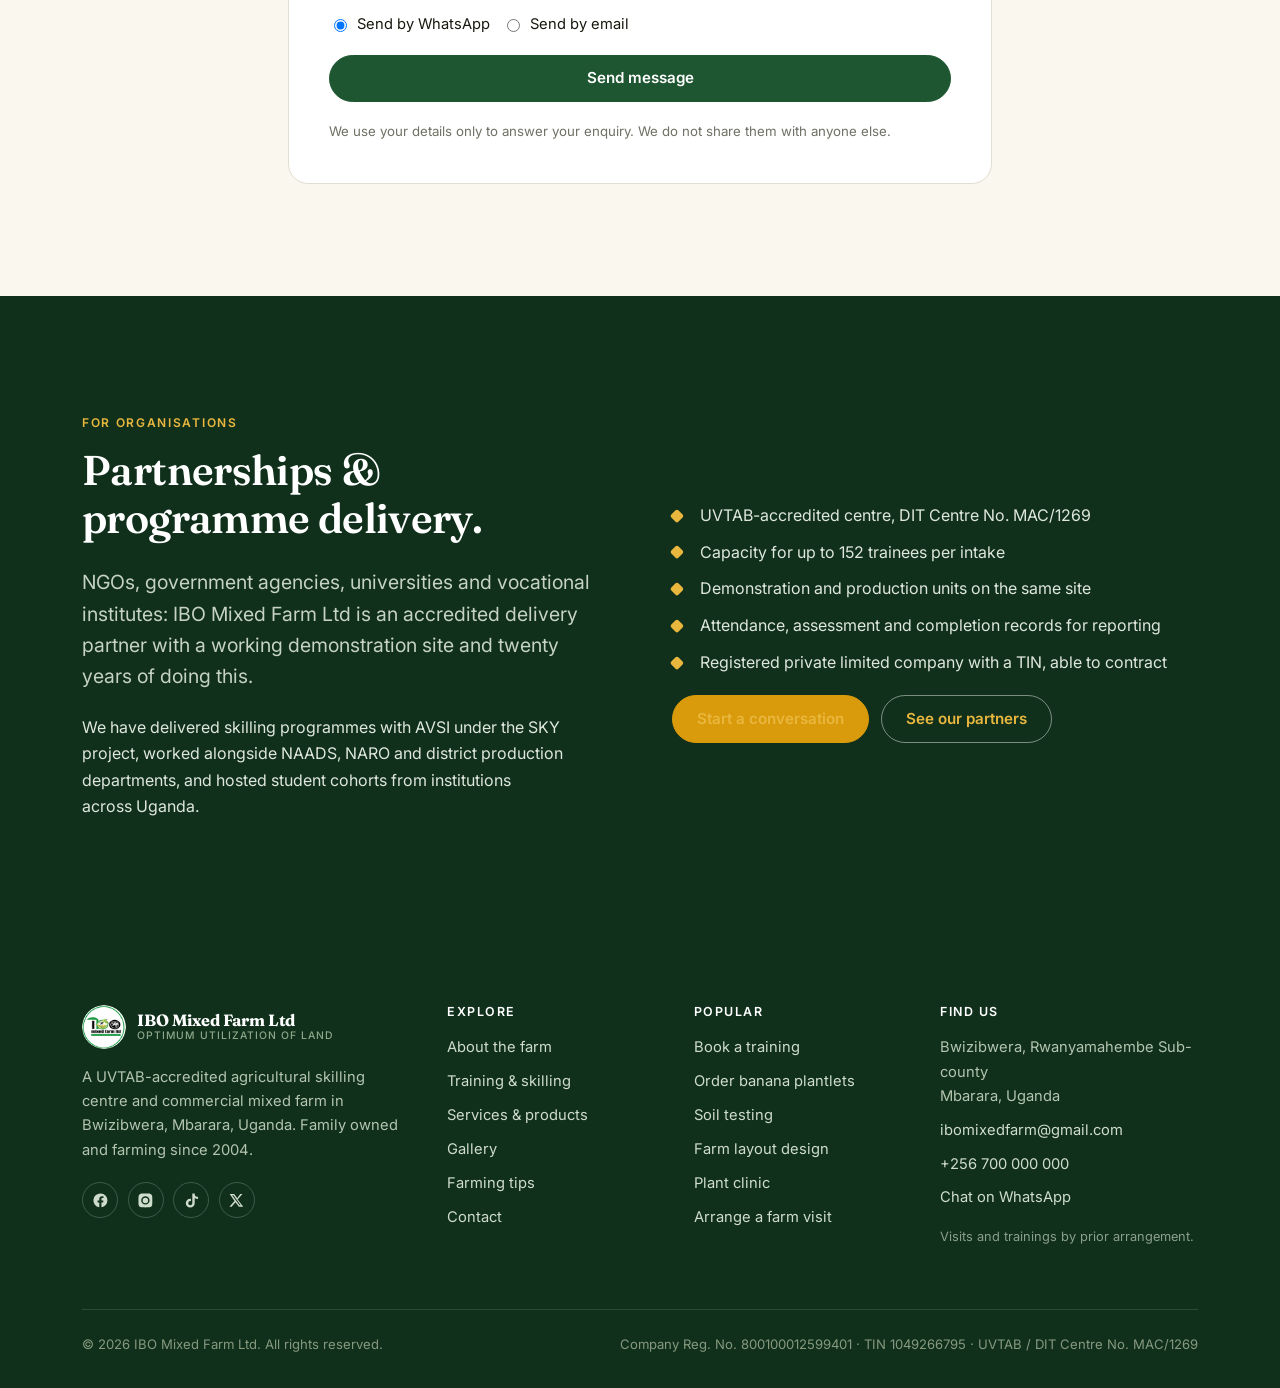
<file: contact.html>
<!DOCTYPE html>
<html lang="en">
<head>
<meta charset="utf-8">
<meta name="viewport" content="width=device-width, initial-scale=1">
<title>Contact &amp; Visit — IBO Mixed Farm Ltd, Bwizibwera, Mbarara</title>
<meta name="description" content="Contact IBO Mixed Farm Ltd in Bwizibwera, Rwanyamahembe Sub-county, Mbarara, Uganda. WhatsApp, phone, email and directions. Enquiries about training, banana plantlets, soil testing and farm visits.">
<link rel="canonical" href="https://www.ibomixfarm.com/contact.html">
<link rel="icon" type="image/png" href="assets/img/favicon-32.png">
<link rel="apple-touch-icon" href="assets/img/ibo-logo-128.png">

<meta property="og:type" content="website">
<meta property="og:site_name" content="IBO Mixed Farm Ltd">
<meta property="og:title" content="Contact IBO Mixed Farm Ltd">
<meta property="og:description" content="Contact IBO Mixed Farm Ltd in Bwizibwera, Rwanyamahembe Sub-county, Mbarara, Uganda. WhatsApp, phone, email and directions. Enquiries about training, banana plantlets, soil testing and farm visits.">
<meta property="og:url" content="https://www.ibomixfarm.com/contact.html">
<meta property="og:locale" content="en_UG">
<meta name="twitter:card" content="summary_large_image">
<meta name="theme-color" content="#10301c">

<link rel="preconnect" href="https://fonts.googleapis.com">
<link rel="preconnect" href="https://fonts.gstatic.com" crossorigin>
<link href="https://fonts.googleapis.com/css2?family=Fraunces:opsz,wght@9..144,400;9..144,600;9..144,700&amp;family=Inter:wght@400;500;600;700&amp;display=swap" rel="stylesheet">
<link rel="stylesheet" href="assets/css/style.css">
</head>
<body>

<a class="skip-link" href="#main">Skip to content</a>

<div class="topbar">
  <div class="wrap topbar__inner">
    <span>UVTAB-accredited skilling centre &middot; Bwizibwera, Mbarara</span>
    <span class="topbar__sep">&bull;</span>
    <span class="topbar__item--optional">Trainings run on demand — <a href="training.html#book">book your dates</a></span>
  </div>
</div>

<header class="site-header">
  <div class="wrap site-header__inner">
    <a class="brand" href="index.html">
      <img class="brand__logo" src="assets/img/ibo-logo-128.png" alt="" width="44" height="44" aria-hidden="true">
      <span class="brand__text">
        <span class="brand__name">IBO Mixed Farm</span>
        <span class="brand__tag">Optimum Utilization of Land</span>
      </span>
    </a>

    <nav class="nav" aria-label="Main">
      <ul class="nav__list">
        <li><a class="nav__link" href="index.html">Home</a></li>
        <li><a class="nav__link" href="about.html">About</a></li>
        <li><a class="nav__link" href="training.html">Training</a></li>
        <li><a class="nav__link" href="services.html">Services</a></li>
        <li><a class="nav__link" href="gallery.html">Gallery</a></li>
        <li><a class="nav__link" href="journal.html">Farming Tips</a></li>
        <li><a class="nav__link" href="contact.html" aria-current="page">Contact</a></li>
      </ul>
    </nav>

    <a class="btn btn--primary btn--sm header__cta" href="training.html#book">Book a training</a>

    <button class="nav-toggle" type="button" aria-expanded="false" aria-controls="mobile-nav">
      <span class="nav-toggle__bars" aria-hidden="true"></span>
      <span class="nav-toggle__label">Menu</span>
    </button>
  </div>

  <div class="mobile-nav" id="mobile-nav">
    <div class="wrap">
      <ul class="mobile-nav__list">
        <li><a class="mobile-nav__link" href="index.html">Home</a></li>
        <li><a class="mobile-nav__link" href="about.html">About the farm</a></li>
        <li><a class="mobile-nav__link" href="training.html">Training &amp; skilling</a></li>
        <li><a class="mobile-nav__link" href="services.html">Services &amp; products</a></li>
        <li><a class="mobile-nav__link" href="gallery.html">Gallery</a></li>
        <li><a class="mobile-nav__link" href="journal.html">Farming tips</a></li>
        <li><a class="mobile-nav__link" href="contact.html" aria-current="page">Contact &amp; visit</a></li>
      </ul>
      <a class="btn btn--primary btn--block" href="training.html#book">Book a training</a>
    </div>
  </div>
</header>

<main id="main">

<section class="page-hero">
  <div class="wrap">
    <p class="breadcrumb"><a href="index.html">Home</a> &rsaquo; Contact</p>
    <h1>Get in touch, or come and find us.</h1>
    <p class="lede">
      The quickest way to reach the farm is WhatsApp. Enquiries go straight to
      the Director, and we reply to most of them within two working days.
    </p>
  </div>
</section>

<!-- ===================== CONTACT METHODS ===================== -->
<section class="section">
  <div class="wrap split split--wide-text">
    <div class="reveal">
      <span class="eyebrow">How to reach us</span>
      <h2>Pick whichever suits you.</h2>

      <div class="contact-methods" style="margin-top:1.75rem">
        <a class="contact-method" href="#" data-whatsapp>
          <span class="contact-method__icon" aria-hidden="true">
            <svg viewBox="0 0 24 24" fill="currentColor"><path d="M12 2a10 10 0 0 0-8.6 15L2 22l5.2-1.4A10 10 0 1 0 12 2Zm0 18.2a8.2 8.2 0 0 1-4.2-1.2l-.3-.2-3.1.8.8-3-.2-.3A8.2 8.2 0 1 1 12 20.2Zm4.5-6.1c-.2-.1-1.5-.7-1.7-.8s-.4-.1-.6.1-.6.8-.8 1-.3.2-.6.1a6.7 6.7 0 0 1-2-1.2 7.5 7.5 0 0 1-1.4-1.7c-.1-.3 0-.4.1-.5l.4-.5.3-.4v-.4l-.8-1.9c-.2-.5-.4-.4-.6-.4h-.5a1 1 0 0 0-.7.3 3 3 0 0 0-.9 2.2A5.2 5.2 0 0 0 8 13a11.9 11.9 0 0 0 4.6 4 15.5 15.5 0 0 0 1.5.6 3.7 3.7 0 0 0 1.7.1 2.8 2.8 0 0 0 1.8-1.3 2.3 2.3 0 0 0 .2-1.3c-.1-.1-.3-.2-.5-.3Z"/></svg>
          </span>
          <span>
            <span class="contact-method__label">WhatsApp</span>
            <span class="contact-method__value">Message the farm</span>
            <span class="contact-method__note">Fastest reply, most days</span>
          </span>
        </a>

        <a class="contact-method" data-phone-link href="tel:">
          <span class="contact-method__icon" aria-hidden="true">
            <svg viewBox="0 0 24 24" fill="none" stroke="currentColor" stroke-width="1.8" stroke-linecap="round" stroke-linejoin="round"><path d="M22 16.9v3a2 2 0 0 1-2.2 2 19.8 19.8 0 0 1-8.6-3.1 19.5 19.5 0 0 1-6-6A19.8 19.8 0 0 1 2.1 4.2 2 2 0 0 1 4.1 2h3a2 2 0 0 1 2 1.7c.1 1 .3 1.9.6 2.8a2 2 0 0 1-.5 2.1L8.1 9.9a16 16 0 0 0 6 6l1.3-1.1a2 2 0 0 1 2.1-.5c.9.3 1.8.5 2.8.6a2 2 0 0 1 1.7 2Z"/></svg>
          </span>
          <span>
            <span class="contact-method__label">Phone</span>
            <span class="contact-method__value" data-phone-text>+256 700 000 000</span>
            <span class="contact-method__note">Tap to call</span>
          </span>
        </a>

        <a class="contact-method" data-email-link href="mailto:ibomixedfarm@gmail.com">
          <span class="contact-method__icon" aria-hidden="true">
            <svg viewBox="0 0 24 24" fill="none" stroke="currentColor" stroke-width="1.8" stroke-linecap="round" stroke-linejoin="round"><rect x="2" y="4" width="20" height="16" rx="2"/><path d="m2 7 10 6 10-6"/></svg>
          </span>
          <span>
            <span class="contact-method__label">Email</span>
            <span class="contact-method__value" data-email-text>ibomixedfarm@gmail.com</span>
            <span class="contact-method__note">For documents and formal enquiries</span>
          </span>
        </a>

        <div class="contact-method">
          <span class="contact-method__icon" aria-hidden="true">
            <svg viewBox="0 0 24 24" fill="none" stroke="currentColor" stroke-width="1.8" stroke-linecap="round" stroke-linejoin="round"><path d="M20 10c0 6-8 12-8 12s-8-6-8-12a8 8 0 0 1 16 0Z"/><circle cx="12" cy="10" r="3"/></svg>
          </span>
          <span>
            <span class="contact-method__label">The farm</span>
            <span class="contact-method__value">Bwizibwera, Rwanyamahembe Sub-county</span>
            <span class="contact-method__note">Mbarara, Western Region, Uganda</span>
          </span>
        </div>

        <div class="contact-method">
          <span class="contact-method__icon" aria-hidden="true">
            <svg viewBox="0 0 24 24" fill="none" stroke="currentColor" stroke-width="1.8" stroke-linecap="round" stroke-linejoin="round"><circle cx="12" cy="12" r="9"/><path d="M12 7v5l3 2"/></svg>
          </span>
          <span>
            <span class="contact-method__label">Visiting</span>
            <span class="contact-method__value">By prior arrangement</span>
            <span class="contact-method__note">Weekdays are best — let us know you are coming</span>
          </span>
        </div>
      </div>
    </div>

    <div class="reveal">
      <div class="photo-frame ph--3x2"><img src="assets/img/farm/about-graduation-ceremony.jpg" alt="The IBO Mixed Farm office and banner" loading="lazy"></div>

      <div class="callout" style="margin-top:1.5rem">
        <h3>Who you will be talking to</h3>
        <p class="mb-0">
          Enquiries are handled by the Director and the General Farm Manager.
          For partnerships, institutional placements and media, ask for the
          Director.
        </p>
      </div>
    </div>
  </div>
</section>

<!-- ===================== MAP / DIRECTIONS ===================== -->
<section class="section section--sand" id="visit">
  <div class="wrap">
    <div class="section-head reveal">
      <span class="eyebrow">Finding us</span>
      <h2>Bwizibwera, Mbarara.</h2>
      <p class="lede">
        The farm sits in Rwanyamahembe sub-county, on the Bwizibwera side of
        Mbarara City. Tell us when you are setting off and we will guide you in
        over the phone for the last stretch.
      </p>
    </div>

    <div class="split">
      <div class="reveal">
        <div class="map-frame">
          <iframe
            title="Map showing Bwizibwera, Mbarara, Uganda"
            src="https://www.google.com/maps?q=Bwizibwera%2C%20Mbarara%2C%20Uganda&output=embed"
            loading="lazy"
            referrerpolicy="no-referrer-when-downgrade"
            allowfullscreen></iframe>
        </div>
        <p class="form__footnote" style="margin-top:.75rem">
          The pin shows Bwizibwera. An exact pin will be set once the farm's
          Google Business Profile is verified.
        </p>
      </div>

      <div class="reveal">
        <h3>Planning a visit</h3>
        <ul class="tick-list">
          <li>Let us know at least a day ahead so someone is free to show you round</li>
          <li>Weekdays work best — the farm is fully staffed and working</li>
          <li>Wear boots or shoes you do not mind getting muddy</li>
          <li>Groups of any size are welcome, but tell us the number in advance</li>
          <li>A full walk of the blocks takes around two hours</li>
        </ul>

        <h3 style="margin-top:2rem">What there is to see</h3>
        <p>
          The banana plantation and mother garden, the macro-propagation nursery,
          the coffee and mango blocks, the horticulture beds, the apiary, and —
          by arrangement — the livestock unit.
        </p>

        <div class="btn-row" style="margin-top:1.5rem">
          <a class="btn btn--primary" href="#form">Send an enquiry</a>
          <a class="btn btn--ghost" href="#" data-whatsapp="Hello IBO Mixed Farm, I would like to arrange a visit to the farm.">Arrange by WhatsApp</a>
        </div>
      </div>
    </div>
  </div>
</section>

<!-- ===================== ENQUIRY FORM ===================== -->
<section class="section" id="form">
  <div class="wrap">
    <div class="section-head section-head--center reveal">
      <span class="eyebrow">Send a message</span>
      <h2>What can we help you with?</h2>
      <p class="lede">
        Fill this in and it goes straight to the Director, complete and
        structured, by whichever channel you choose.
      </p>
    </div>

    <div class="form-card reveal" style="max-width:44rem;margin-inline:auto">
      <form class="form" data-enquiry data-form-title="General enquiry" novalidate>
        <div class="honeypot">
          <label>Company website <input type="text" name="company_website" tabindex="-1" autocomplete="off"></label>
        </div>

        <div class="field-row">
          <div class="field">
            <label for="c-name">Your name <span class="req">*</span></label>
            <input id="c-name" name="Name" type="text" autocomplete="name" required>
          </div>
          <div class="field">
            <label for="c-org">Organisation <span class="hint">(optional)</span></label>
            <input id="c-org" name="Organisation" type="text" autocomplete="organization">
          </div>
        </div>

        <div class="field-row">
          <div class="field">
            <label for="c-phone">Phone or WhatsApp <span class="req">*</span></label>
            <input id="c-phone" name="Phone" type="tel" autocomplete="tel" required>
          </div>
          <div class="field">
            <label for="c-email">Email <span class="hint">(optional)</span></label>
            <input id="c-email" name="Email" type="email" autocomplete="email">
          </div>
        </div>

        <div class="field">
          <label for="c-topic">What is this about? <span class="req">*</span></label>
          <select id="c-topic" name="Topic" required>
            <option value="">Please choose…</option>
            <option>Booking a training</option>
            <option>Banana plantlets or seedlings</option>
            <option>Soil testing</option>
            <option>Farm layout design &amp; consultancy</option>
            <option>Plant disease diagnosis</option>
            <option>Farm produce, honey or coffee</option>
            <option>Arranging a farm visit</option>
            <option>Industrial training or internship placement</option>
            <option>Partnership or programme delivery</option>
            <option>Media enquiry</option>
            <option>Something else</option>
          </select>
        </div>

        <div class="field">
          <label for="c-msg">Your message <span class="req">*</span></label>
          <textarea id="c-msg" name="Message" required></textarea>
        </div>

        <fieldset style="border:0;padding:0;margin:0">
          <legend style="font-size:.86rem;font-weight:600;padding:0;margin-bottom:.5rem">How should we receive it?</legend>
          <div class="btn-row">
            <label style="display:inline-flex;align-items:center;gap:.45rem;font-size:.92rem">
              <input type="radio" name="channel" value="whatsapp" checked style="width:auto"> Send by WhatsApp
            </label>
            <label style="display:inline-flex;align-items:center;gap:.45rem;font-size:.92rem">
              <input type="radio" name="channel" value="email" style="width:auto"> Send by email
            </label>
          </div>
        </fieldset>

        <button class="btn btn--primary btn--block" type="submit">Send message</button>

        <p class="form__footnote">
          We use your details only to answer your enquiry. We do not share them
          with anyone else.
        </p>

        <div class="form-status" role="status" hidden></div>
      </form>
    </div>
  </div>
</section>

<!-- ===================== PARTNERSHIP ===================== -->
<section class="section section--dark" id="partnership">
  <div class="wrap split">
    <div class="reveal">
      <span class="eyebrow">For organisations</span>
      <h2>Partnerships &amp; programme delivery.</h2>
      <p class="lede">
        NGOs, government agencies, universities and vocational institutes: IBO
        Mixed Farm Ltd is an accredited delivery partner with a working
        demonstration site and twenty years of doing this.
      </p>
      <p>
        We have delivered skilling programmes with AVSI under the SKY project,
        worked alongside NAADS, NARO and district production departments, and
        hosted student cohorts from institutions across Uganda.
      </p>
    </div>
    <div class="reveal">
      <ul class="tick-list">
        <li>UVTAB-accredited centre, DIT Centre No. MAC/1269</li>
        <li>Capacity for up to 152 trainees per intake</li>
        <li>Demonstration and production units on the same site</li>
        <li>Attendance, assessment and completion records for reporting</li>
        <li>Registered private limited company with a TIN, able to contract</li>
      </ul>
      <div class="btn-row">
        <a class="btn btn--gold" href="#form">Start a conversation</a>
        <a class="btn btn--on-dark" href="about.html#partners">See our partners</a>
      </div>
    </div>
  </div>
</section>

</main>

<footer class="site-footer">
  <div class="wrap">
    <div class="footer__grid">
      <div class="footer__brand">
        <a class="brand" href="index.html">
          <img class="brand__logo" src="assets/img/ibo-logo-128.png" alt="" width="44" height="44" aria-hidden="true">
          <span class="brand__text">
            <span class="brand__name">IBO Mixed Farm Ltd</span>
            <span class="brand__tag">Optimum Utilization of Land</span>
          </span>
        </a>
        <p>
          A UVTAB-accredited agricultural skilling centre and commercial mixed
          farm in Bwizibwera, Mbarara, Uganda. Family owned and farming since
          2004.
        </p>
        <div class="social-row">
          <a href="https://www.facebook.com/share/1DissK6T9m/" aria-label="Facebook" title="Facebook" target="_blank" rel="noopener"><svg viewBox="0 0 24 24" aria-hidden="true"><path d="M22 12a10 10 0 1 0-11.6 9.9v-7H7.9V12h2.5V9.8c0-2.5 1.5-3.9 3.8-3.9 1.1 0 2.2.2 2.2.2v2.5h-1.3c-1.2 0-1.6.8-1.6 1.6V12h2.8l-.4 2.9h-2.4v7A10 10 0 0 0 22 12Z"/></svg></a>
          <a href="https://www.instagram.com/ibomixedfarm" aria-label="Instagram" title="Instagram" target="_blank" rel="noopener"><svg viewBox="0 0 24 24" aria-hidden="true"><path d="M12 2.2c3.2 0 3.6 0 4.9.1 1.2.1 1.8.2 2.2.4.6.2 1 .5 1.4.9.4.4.7.8.9 1.4.2.4.4 1 .4 2.2.1 1.3.1 1.7.1 4.9s0 3.6-.1 4.9c-.1 1.2-.2 1.8-.4 2.2-.2.6-.5 1-.9 1.4-.4.4-.8.7-1.4.9-.4.2-1 .4-2.2.4-1.3.1-1.7.1-4.9.1s-3.6 0-4.9-.1c-1.2-.1-1.8-.2-2.2-.4-.6-.2-1-.5-1.4-.9-.4-.4-.7-.8-.9-1.4-.2-.4-.4-1-.4-2.2-.1-1.3-.1-1.7-.1-4.9s0-3.6.1-4.9c.1-1.2.2-1.8.4-2.2.2-.6.5-1 .9-1.4.4-.4.8-.7 1.4-.9.4-.2 1-.4 2.2-.4 1.3-.1 1.7-.1 4.9-.1Zm0 3.8a6 6 0 1 0 0 12 6 6 0 0 0 0-12Zm0 9.9a3.9 3.9 0 1 1 0-7.8 3.9 3.9 0 0 1 0 7.8Zm7.6-10.1a1.4 1.4 0 1 1-2.8 0 1.4 1.4 0 0 1 2.8 0Z"/></svg></a>
          <a href="https://www.tiktok.com/@ibo.mixed.farm" aria-label="TikTok" title="TikTok" target="_blank" rel="noopener"><svg viewBox="0 0 24 24" aria-hidden="true"><path d="M16.6 2h-3.3v13.9c0 1.6-1.3 2.9-2.9 2.9a2.9 2.9 0 0 1-2.9-2.9 2.9 2.9 0 0 1 2.9-2.9c.3 0 .6 0 .9.1v-3.4a6.3 6.3 0 0 0-.9-.1A6.3 6.3 0 0 0 4 15.9a6.3 6.3 0 0 0 6.4 6.3 6.3 6.3 0 0 0 6.3-6.3V8.6a8.2 8.2 0 0 0 4.8 1.5V6.8a4.8 4.8 0 0 1-4.9-4.8Z"/></svg></a>
          <a href="https://x.com/ibomixedfarm" aria-label="X" title="X" target="_blank" rel="noopener"><svg viewBox="0 0 24 24" aria-hidden="true"><path d="M17.5 3h3.1l-6.8 7.8L21.8 21h-6.2l-4.9-6.4L5.1 21H2l7.3-8.3L2.4 3h6.4l4.4 5.8L17.5 3Zm-1.1 16.1h1.7L7.7 4.8H5.9l10.5 14.3Z"/></svg></a>
        </div>
      </div>

      <div>
        <h4>Explore</h4>
        <ul class="footer__list">
          <li><a href="about.html">About the farm</a></li>
          <li><a href="training.html">Training &amp; skilling</a></li>
          <li><a href="services.html">Services &amp; products</a></li>
          <li><a href="gallery.html">Gallery</a></li>
          <li><a href="journal.html">Farming tips</a></li>
          <li><a href="contact.html">Contact</a></li>
        </ul>
      </div>

      <div>
        <h4>Popular</h4>
        <ul class="footer__list">
          <li><a href="training.html#book">Book a training</a></li>
          <li><a href="services.html#plantlets">Order banana plantlets</a></li>
          <li><a href="services.html#soil">Soil testing</a></li>
          <li><a href="services.html#layout">Farm layout design</a></li>
          <li><a href="services.html#clinic">Plant clinic</a></li>
          <li><a href="contact.html#visit">Arrange a farm visit</a></li>
        </ul>
      </div>

      <div>
        <h4>Find us</h4>
        <ul class="footer__list">
          <li>Bwizibwera, Rwanyamahembe Sub-county<br>Mbarara, Uganda</li>
          <li><a data-email-link href="mailto:ibomixedfarm@gmail.com"><span data-email-text>ibomixedfarm@gmail.com</span></a></li>
          <li><a data-phone-link href="tel:"><span data-phone-text>+256 700 000 000</span></a></li>
          <li><a href="#" data-whatsapp>Chat on WhatsApp</a></li>
        </ul>
        <p style="font-size:.8rem;opacity:.75;margin-top:1rem">
          Visits and trainings by prior arrangement.
        </p>
      </div>
    </div>

    <div class="footer__legal">
      <p>&copy; <span data-year>2026</span> IBO Mixed Farm Ltd. All rights reserved.</p>
      <p>Company Reg. No. 800100012599401 &middot; TIN 1049266795 &middot; UVTAB / DIT Centre No. MAC/1269</p>
    </div>
  </div>
</footer>

<a class="wa-float" href="#" data-whatsapp aria-label="Chat with us on WhatsApp">
  <svg viewBox="0 0 24 24" aria-hidden="true"><path d="M12 2a10 10 0 0 0-8.6 15L2 22l5.2-1.4A10 10 0 1 0 12 2Zm0 18.2a8.2 8.2 0 0 1-4.2-1.2l-.3-.2-3.1.8.8-3-.2-.3A8.2 8.2 0 1 1 12 20.2Zm4.5-6.1c-.2-.1-1.5-.7-1.7-.8s-.4-.1-.6.1-.6.8-.8 1-.3.2-.6.1a6.7 6.7 0 0 1-2-1.2 7.5 7.5 0 0 1-1.4-1.7c-.1-.3 0-.4.1-.5l.4-.5.3-.4v-.4l-.8-1.9c-.2-.5-.4-.4-.6-.4h-.5a1 1 0 0 0-.7.3 3 3 0 0 0-.9 2.2A5.2 5.2 0 0 0 8 13a11.9 11.9 0 0 0 4.6 4 15.5 15.5 0 0 0 1.5.6 3.7 3.7 0 0 0 1.7.1 2.8 2.8 0 0 0 1.8-1.3 2.3 2.3 0 0 0 .2-1.3c-.1-.1-.3-.2-.5-.3Z"/></svg>
  <span class="wa-float__text">WhatsApp</span>
</a>

<script src="assets/js/main.js"></script>
</body>
</html>
</file>
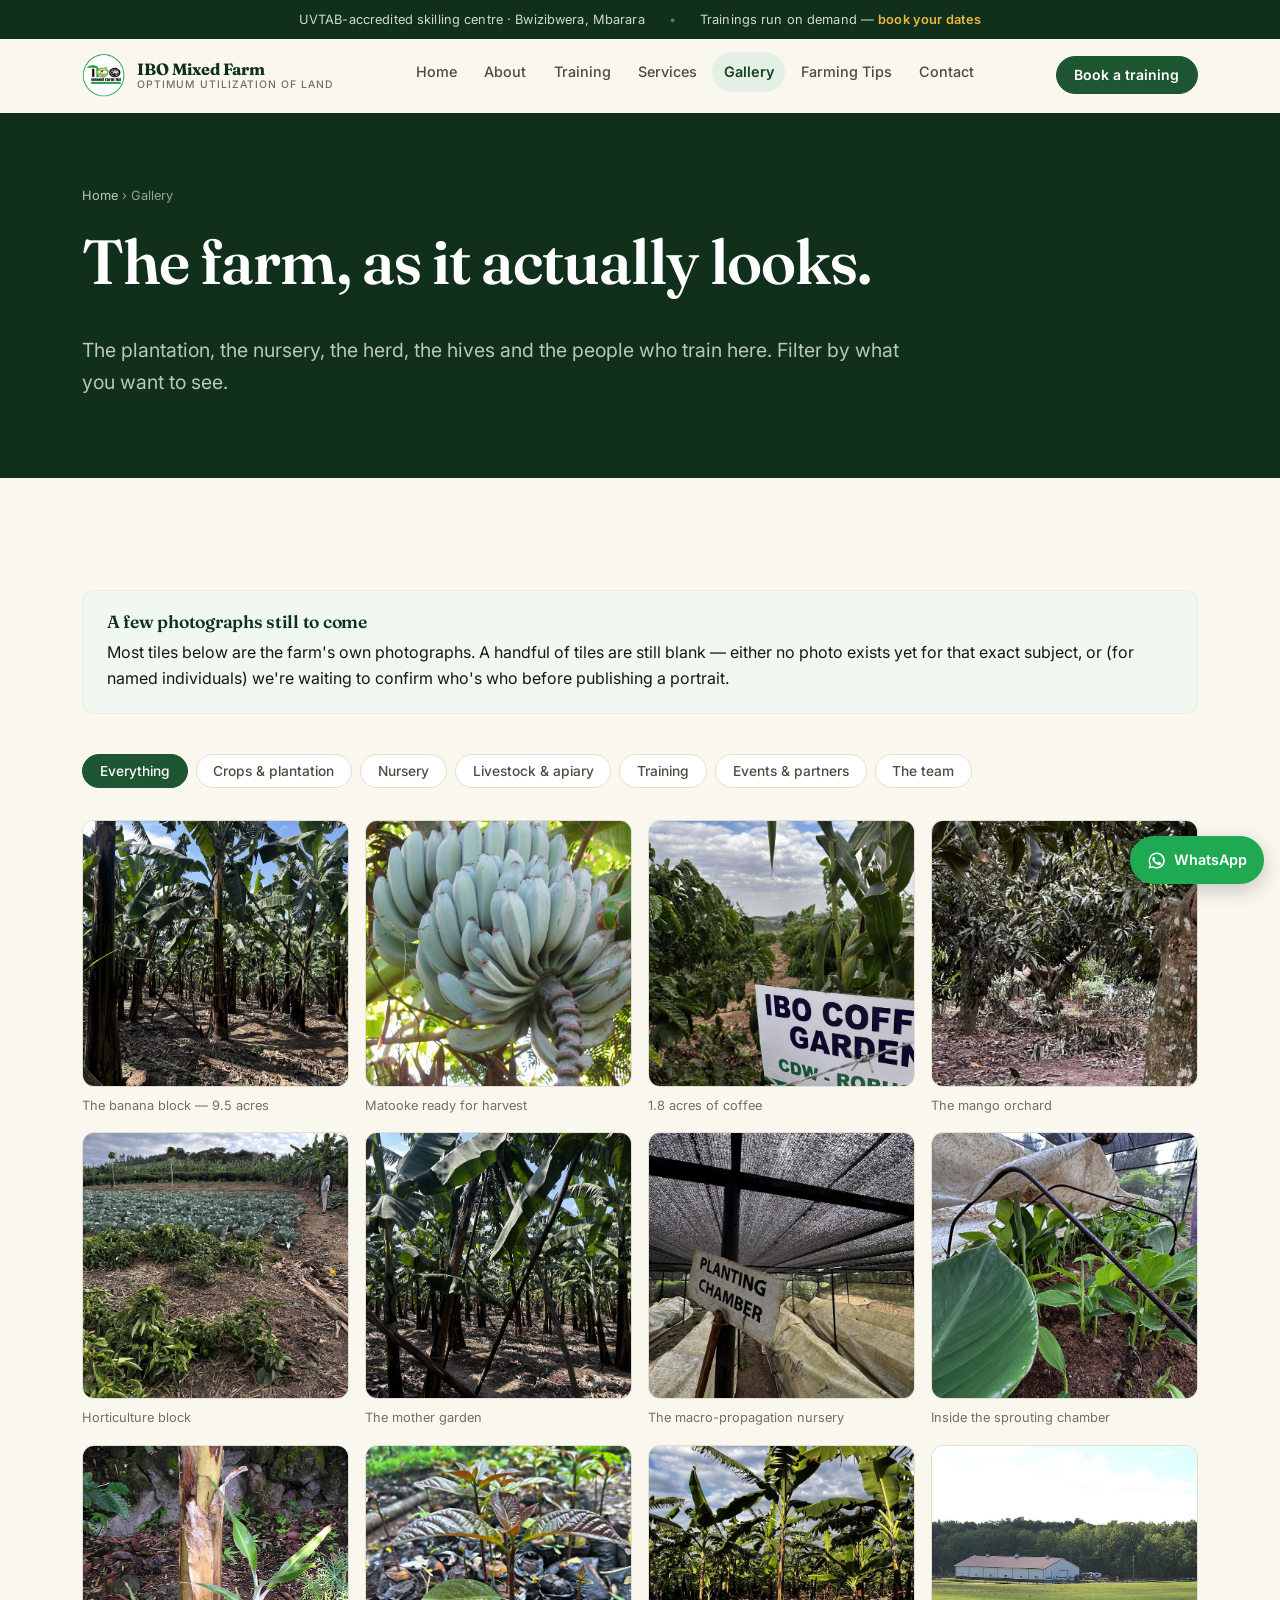
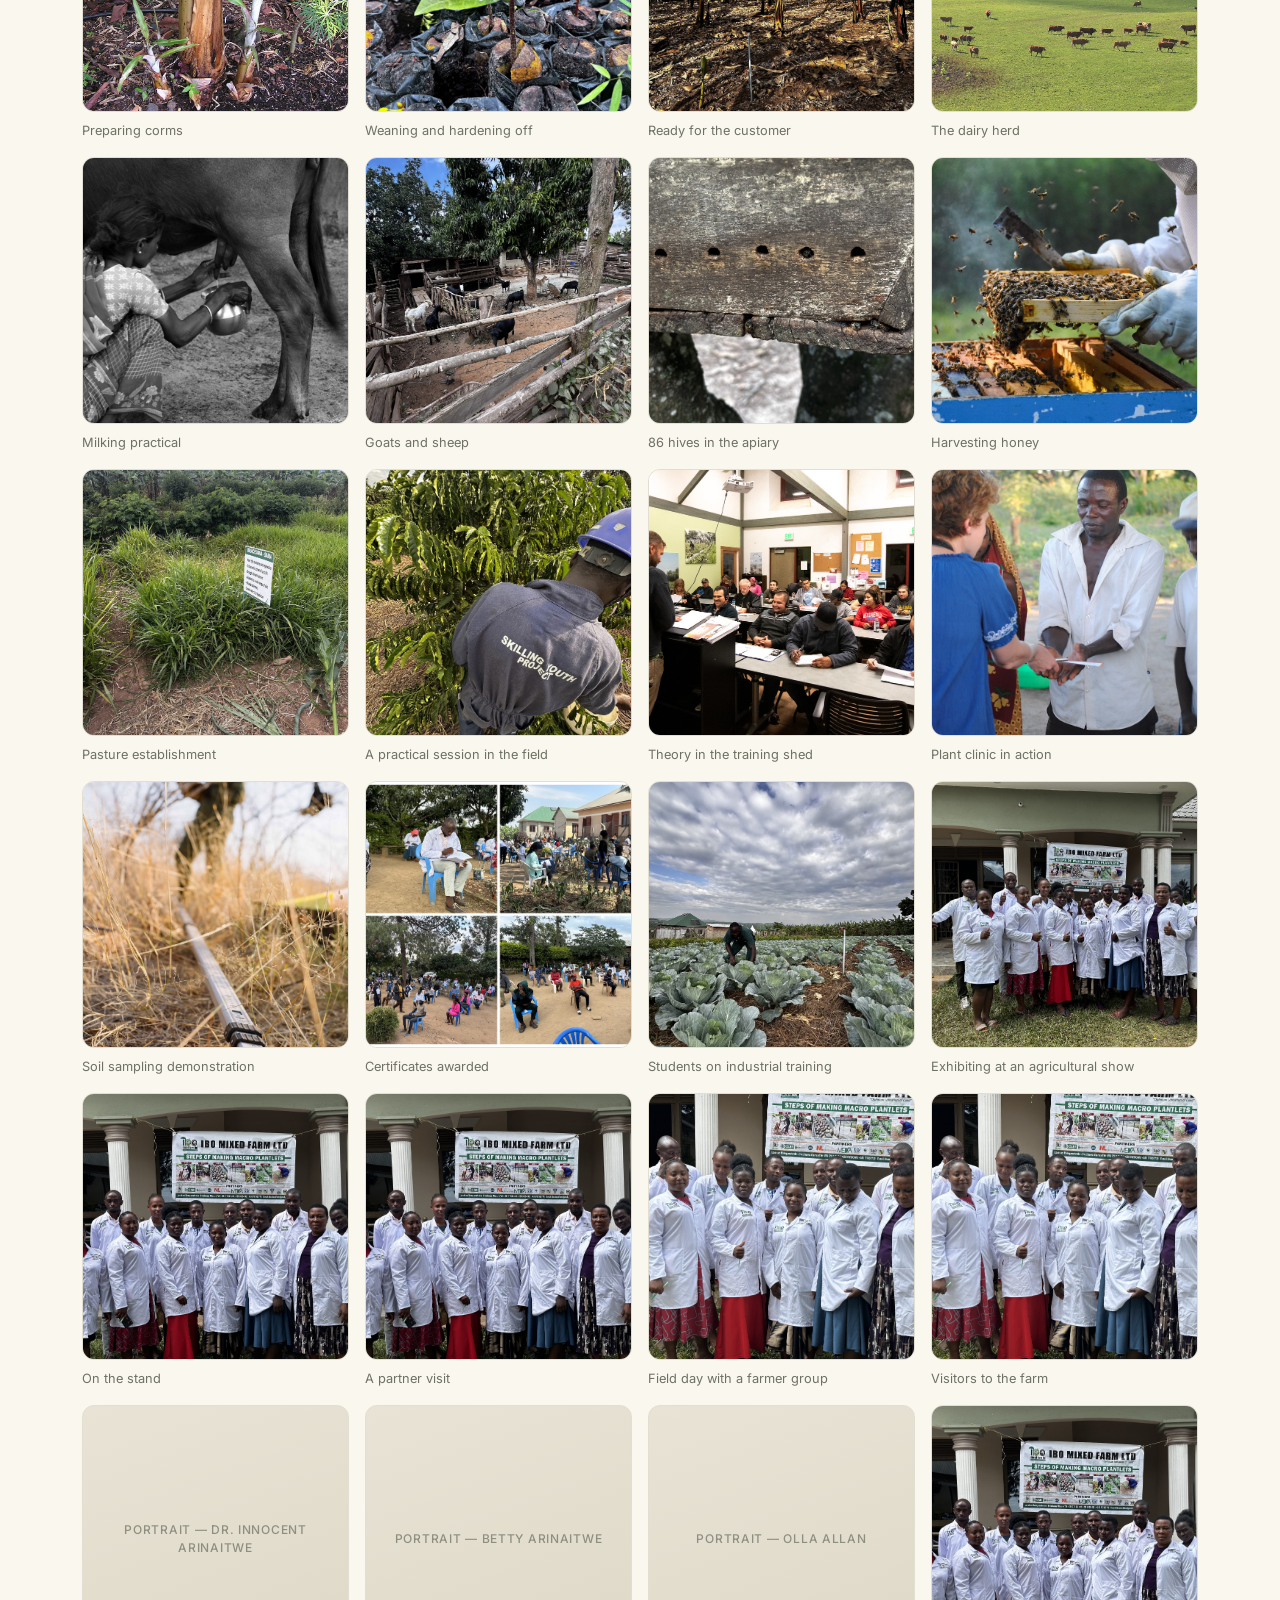
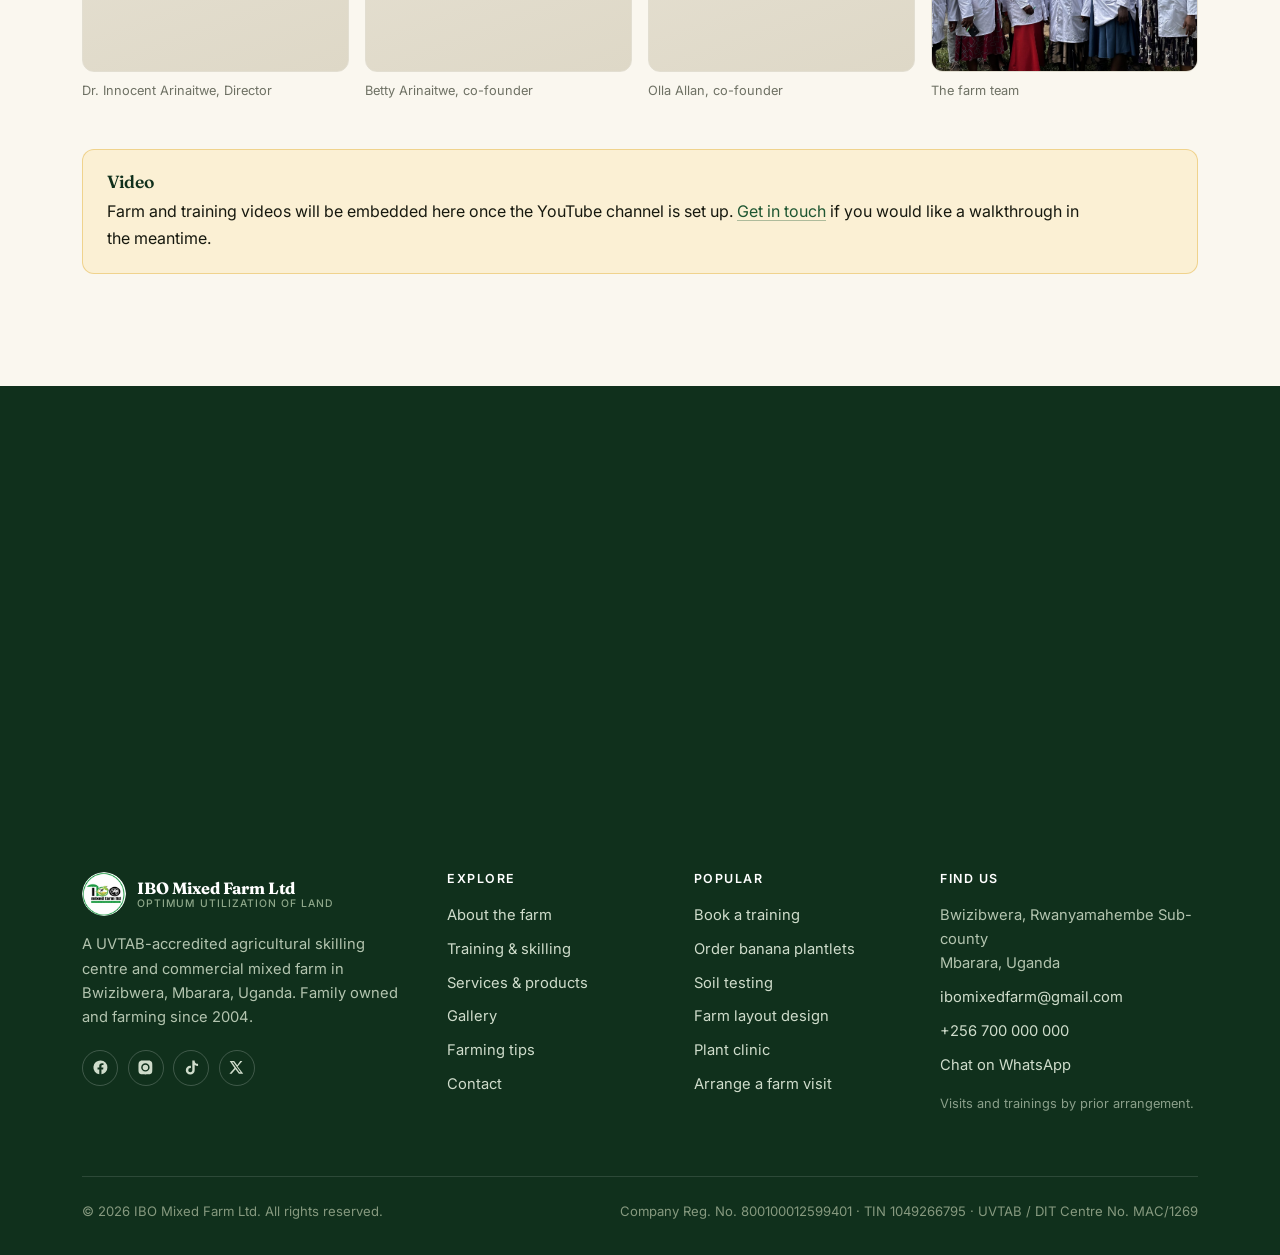
<file: gallery.html>
<!DOCTYPE html>
<html lang="en">
<head>
<meta charset="utf-8">
<meta name="viewport" content="width=device-width, initial-scale=1">
<title>Gallery — The Farm, the Nursery and the Training | IBO Mixed Farm Ltd</title>
<meta name="description" content="Photographs of IBO Mixed Farm Ltd in Bwizibwera, Mbarara: the banana plantation, the macro-propagation nursery, livestock, the apiary, training sessions and farm events.">
<link rel="canonical" href="https://www.ibomixfarm.com/gallery.html">
<link rel="icon" type="image/png" href="assets/img/favicon-32.png">
<link rel="apple-touch-icon" href="assets/img/ibo-logo-128.png">

<meta property="og:type" content="website">
<meta property="og:site_name" content="IBO Mixed Farm Ltd">
<meta property="og:title" content="Gallery — IBO Mixed Farm Ltd">
<meta property="og:description" content="Photographs of IBO Mixed Farm Ltd in Bwizibwera, Mbarara: the banana plantation, the macro-propagation nursery, livestock, the apiary, training sessions and farm events.">
<meta property="og:url" content="https://www.ibomixfarm.com/gallery.html">
<meta property="og:locale" content="en_UG">
<meta name="twitter:card" content="summary_large_image">
<meta name="theme-color" content="#10301c">

<link rel="preconnect" href="https://fonts.googleapis.com">
<link rel="preconnect" href="https://fonts.gstatic.com" crossorigin>
<link href="https://fonts.googleapis.com/css2?family=Fraunces:opsz,wght@9..144,400;9..144,600;9..144,700&amp;family=Inter:wght@400;500;600;700&amp;display=swap" rel="stylesheet">
<link rel="stylesheet" href="assets/css/style.css">
</head>
<body>

<a class="skip-link" href="#main">Skip to content</a>

<div class="topbar">
  <div class="wrap topbar__inner">
    <span>UVTAB-accredited skilling centre &middot; Bwizibwera, Mbarara</span>
    <span class="topbar__sep">&bull;</span>
    <span class="topbar__item--optional">Trainings run on demand — <a href="training.html#book">book your dates</a></span>
  </div>
</div>

<header class="site-header">
  <div class="wrap site-header__inner">
    <a class="brand" href="index.html">
      <img class="brand__logo" src="assets/img/ibo-logo-128.png" alt="" width="44" height="44" aria-hidden="true">
      <span class="brand__text">
        <span class="brand__name">IBO Mixed Farm</span>
        <span class="brand__tag">Optimum Utilization of Land</span>
      </span>
    </a>

    <nav class="nav" aria-label="Main">
      <ul class="nav__list">
        <li><a class="nav__link" href="index.html">Home</a></li>
        <li><a class="nav__link" href="about.html">About</a></li>
        <li><a class="nav__link" href="training.html">Training</a></li>
        <li><a class="nav__link" href="services.html">Services</a></li>
        <li><a class="nav__link" href="gallery.html" aria-current="page">Gallery</a></li>
        <li><a class="nav__link" href="journal.html">Farming Tips</a></li>
        <li><a class="nav__link" href="contact.html">Contact</a></li>
      </ul>
    </nav>

    <a class="btn btn--primary btn--sm header__cta" href="training.html#book">Book a training</a>

    <button class="nav-toggle" type="button" aria-expanded="false" aria-controls="mobile-nav">
      <span class="nav-toggle__bars" aria-hidden="true"></span>
      <span class="nav-toggle__label">Menu</span>
    </button>
  </div>

  <div class="mobile-nav" id="mobile-nav">
    <div class="wrap">
      <ul class="mobile-nav__list">
        <li><a class="mobile-nav__link" href="index.html">Home</a></li>
        <li><a class="mobile-nav__link" href="about.html">About the farm</a></li>
        <li><a class="mobile-nav__link" href="training.html">Training &amp; skilling</a></li>
        <li><a class="mobile-nav__link" href="services.html">Services &amp; products</a></li>
        <li><a class="mobile-nav__link" href="gallery.html" aria-current="page">Gallery</a></li>
        <li><a class="mobile-nav__link" href="journal.html">Farming tips</a></li>
        <li><a class="mobile-nav__link" href="contact.html">Contact &amp; visit</a></li>
      </ul>
      <a class="btn btn--primary btn--block" href="training.html#book">Book a training</a>
    </div>
  </div>
</header>

<main id="main">

<section class="page-hero">
  <div class="wrap">
    <p class="breadcrumb"><a href="index.html">Home</a> &rsaquo; Gallery</p>
    <h1>The farm, as it actually looks.</h1>
    <p class="lede">
      The plantation, the nursery, the herd, the hives and the people who train
      here. Filter by what you want to see.
    </p>
  </div>
</section>

<section class="section">
  <div class="wrap">

    <div class="callout callout--note" style="margin-bottom:2.5rem">
      <h3>A few photographs still to come</h3>
      <p class="mb-0">
        Most tiles below are the farm's own photographs. A handful of tiles
        are still blank — either no photo exists yet for that exact subject,
        or (for named individuals) we're waiting to confirm who's who before
        publishing a portrait.
      </p>
    </div>

    <div class="gallery-filters" role="group" aria-label="Filter the gallery">
      <button class="filter-btn" type="button" data-filter="all" aria-pressed="true">Everything</button>
      <button class="filter-btn" type="button" data-filter="crops" aria-pressed="false">Crops &amp; plantation</button>
      <button class="filter-btn" type="button" data-filter="nursery" aria-pressed="false">Nursery</button>
      <button class="filter-btn" type="button" data-filter="livestock" aria-pressed="false">Livestock &amp; apiary</button>
      <button class="filter-btn" type="button" data-filter="training" aria-pressed="false">Training</button>
      <button class="filter-btn" type="button" data-filter="events" aria-pressed="false">Events &amp; partners</button>
      <button class="filter-btn" type="button" data-filter="team" aria-pressed="false">The team</button>
    </div>

    <div class="gallery-grid reveal">

      <!-- Crops & plantation -->
      <figure class="gallery-item" data-category="crops" style="margin:0">
        <div class="photo-frame ph--1x1"><img src="assets/img/farm/gallery-crops-banana-plantation.jpg" alt="Wide view of the banana plantation" loading="lazy"></div>
        <figcaption>The banana block — 9.5 acres</figcaption>
      </figure>
      <figure class="gallery-item" data-category="crops" style="margin:0">
        <div class="photo-frame ph--1x1"><img src="assets/img/gallery/crops-matooke-bunch.jpg" alt="A large bunch of matooke bananas ripening on the plant" loading="lazy"></div>
        <figcaption>Matooke ready for harvest</figcaption>
      </figure>
      <figure class="gallery-item" data-category="crops" style="margin:0">
        <div class="photo-frame ph--1x1"><img src="assets/img/farm/gallery-crops-coffee-block.jpg" alt="Rows of coffee bushes in the IBO coffee garden" loading="lazy"></div>
        <figcaption>1.8 acres of coffee</figcaption>
      </figure>
      <figure class="gallery-item" data-category="crops" style="margin:0">
        <div class="photo-frame ph--1x1"><img src="assets/img/farm/gallery-crops-mango-orchard.jpg" alt="Mango tree heavy with fruit in the orchard" loading="lazy"></div>
        <figcaption>The mango orchard</figcaption>
      </figure>
      <figure class="gallery-item" data-category="crops" style="margin:0">
        <div class="photo-frame ph--1x1"><img src="assets/img/farm/gallery-crops-horticulture-beds.jpg" alt="Wide rows of cabbage in the horticulture block" loading="lazy"></div>
        <figcaption>Horticulture block</figcaption>
      </figure>
      <figure class="gallery-item" data-category="crops" style="margin:0">
        <div class="photo-frame ph--1x1"><img src="assets/img/farm/gallery-mother-garden.jpg" alt="A row of banana plants in the mother garden block" loading="lazy"></div>
        <figcaption>The mother garden</figcaption>
      </figure>

      <!-- Nursery -->
      <figure class="gallery-item" data-category="nursery" style="margin:0">
        <div class="photo-frame ph--1x1"><img src="assets/img/farm/gallery-nursery-macro-propagation-bed.jpg" alt="The shade-netted macro-propagation planting chamber" loading="lazy"></div>
        <figcaption>The macro-propagation nursery</figcaption>
      </figure>
      <figure class="gallery-item" data-category="nursery" style="margin:0">
        <div class="photo-frame ph--1x1"><img src="assets/img/farm/gallery-nursery-sprouting-chamber.jpg" alt="Inside the humid planting chamber" loading="lazy"></div>
        <figcaption>Inside the sprouting chamber</figcaption>
      </figure>
      <figure class="gallery-item" data-category="nursery" style="margin:0">
        <div class="photo-frame ph--1x1"><img src="assets/img/gallery/nursery-corm-preparation.jpg" alt="Close-up of a banana corm with young suckers emerging" loading="lazy"></div>
        <figcaption>Preparing corms</figcaption>
      </figure>
      <figure class="gallery-item" data-category="nursery" style="margin:0">
        <div class="photo-frame ph--1x1"><img src="assets/img/gallery/nursery-plantlets-weaning.jpg" alt="Young plantlets weaning in nursery bags" loading="lazy"></div>
        <figcaption>Weaning and hardening off</figcaption>
      </figure>
      <figure class="gallery-item" data-category="nursery" style="margin:0">
        <div class="photo-frame ph--1x1"><img src="assets/img/farm/gallery-nursery-plantlets-ready.jpg" alt="Young banana plantlets ready in the nursery rows" loading="lazy"></div>
        <figcaption>Ready for the customer</figcaption>
      </figure>

      <!-- Livestock & apiary -->
      <figure class="gallery-item" data-category="livestock" style="margin:0">
        <div class="photo-frame ph--1x1"><img src="assets/img/gallery/livestock-dairy-herd.jpg" alt="Dairy cattle grazing in a green pasture" loading="lazy"></div>
        <figcaption>The dairy herd</figcaption>
      </figure>
      <figure class="gallery-item" data-category="livestock" style="margin:0">
        <div class="photo-frame ph--1x1"><img src="assets/img/gallery/livestock-milking.jpg" alt="Hand-milking a cow into a bowl" loading="lazy"></div>
        <figcaption>Milking practical</figcaption>
      </figure>
      <figure class="gallery-item" data-category="livestock" style="margin:0">
        <div class="photo-frame ph--1x1"><img src="assets/img/farm/gallery-livestock-goats-sheep.jpg" alt="Goats in the livestock pen" loading="lazy"></div>
        <figcaption>Goats and sheep</figcaption>
      </figure>
      <figure class="gallery-item" data-category="livestock" style="margin:0">
        <div class="photo-frame ph--1x1"><img src="assets/img/farm/gallery-livestock-beehives.jpg" alt="A wooden beehive mounted in a tree at the apiary" loading="lazy"></div>
        <figcaption>86 hives in the apiary</figcaption>
      </figure>
      <figure class="gallery-item" data-category="livestock" style="margin:0">
        <div class="photo-frame ph--1x1"><img src="assets/img/gallery/livestock-honey-harvest.jpg" alt="A beekeeper harvesting a honeycomb frame" loading="lazy"></div>
        <figcaption>Harvesting honey</figcaption>
      </figure>
      <figure class="gallery-item" data-category="livestock" style="margin:0">
        <div class="photo-frame ph--1x1"><img src="assets/img/farm/gallery-livestock-pasture.jpg" alt="Brachiaria Sabia pasture grass established in the field" loading="lazy"></div>
        <figcaption>Pasture establishment</figcaption>
      </figure>

      <!-- Training -->
      <figure class="gallery-item" data-category="training" style="margin:0">
        <div class="photo-frame ph--1x1"><img src="assets/img/farm/gallery-training-trainees-field.jpg" alt="A skilling project trainee harvesting coffee cherries" loading="lazy"></div>
        <figcaption>A practical session in the field</figcaption>
      </figure>
      <figure class="gallery-item" data-category="training" style="margin:0">
        <div class="photo-frame ph--1x1"><img src="assets/img/gallery/training-theory-session.jpg" alt="Trainees seated for a classroom theory session" loading="lazy"></div>
        <figcaption>Theory in the training shed</figcaption>
      </figure>
      <figure class="gallery-item" data-category="training" style="margin:0">
        <div class="photo-frame ph--1x1"><img src="assets/img/gallery/training-plant-clinic.jpg" alt="An agricultural extension advisor consulting with a farmer" loading="lazy"></div>
        <figcaption>Plant clinic in action</figcaption>
      </figure>
      <figure class="gallery-item" data-category="training" style="margin:0">
        <div class="photo-frame ph--1x1"><img src="assets/img/gallery/training-soil-sampling.jpg" alt="A soil sampling demonstration in the field" loading="lazy"></div>
        <figcaption>Soil sampling demonstration</figcaption>
      </figure>
      <figure class="gallery-item" data-category="training" style="margin:0">
        <div class="photo-frame ph--1x1"><img src="assets/img/farm/gallery-certificate-ceremony.jpg" alt="Trainees seated for a farm event" loading="lazy"></div>
        <figcaption>Certificates awarded</figcaption>
      </figure>
      <figure class="gallery-item" data-category="training" style="margin:0">
        <div class="photo-frame ph--1x1"><img src="assets/img/farm/gallery-student-group.jpg" alt="A trainee tending the cabbage crop" loading="lazy"></div>
        <figcaption>Students on industrial training</figcaption>
      </figure>

      <!-- Events & partners -->
      <figure class="gallery-item" data-category="events" style="margin:0">
        <div class="photo-frame ph--1x1"><img src="assets/img/farm/gallery-exhibition-stand.jpg" alt="Farm staff gathered at the IBO Mixed Farm banner display" loading="lazy"></div>
        <figcaption>Exhibiting at an agricultural show</figcaption>
      </figure>
      <figure class="gallery-item" data-category="events" style="margin:0">
        <div class="photo-frame ph--1x1"><img src="assets/img/farm/gallery-farm-banner.jpg" alt="The IBO Mixed Farm banner explaining the macro-plantlet process" loading="lazy"></div>
        <figcaption>On the stand</figcaption>
      </figure>
      <figure class="gallery-item" data-category="events" style="margin:0">
        <div class="photo-frame ph--1x1"><img src="assets/img/farm/gallery-farm-banner.jpg" alt="Farm staff gathered at the IBO Mixed Farm banner display" loading="lazy"></div>
        <figcaption>A partner visit</figcaption>
      </figure>
      <figure class="gallery-item" data-category="events" style="margin:0">
        <div class="photo-frame ph--1x1"><img src="assets/img/farm/gallery-field-day.jpg" alt="A farmer field day gathering at the farm" loading="lazy"></div>
        <figcaption>Field day with a farmer group</figcaption>
      </figure>
      <figure class="gallery-item" data-category="events" style="margin:0">
        <div class="photo-frame ph--1x1"><img src="assets/img/farm/gallery-field-day.jpg" alt="Visitors gathered at the farm" loading="lazy"></div>
        <figcaption>Visitors to the farm</figcaption>
      </figure>

      <!-- Team -->
      <figure class="gallery-item" data-category="team" style="margin:0">
        <div class="ph ph--1x1" data-label="Portrait — Dr. Innocent Arinaitwe"></div>
        <figcaption>Dr. Innocent Arinaitwe, Director</figcaption>
      </figure>
      <figure class="gallery-item" data-category="team" style="margin:0">
        <div class="ph ph--1x1" data-label="Portrait — Betty Arinaitwe"></div>
        <figcaption>Betty Arinaitwe, co-founder</figcaption>
      </figure>
      <figure class="gallery-item" data-category="team" style="margin:0">
        <div class="ph ph--1x1" data-label="Portrait — Olla Allan"></div>
        <figcaption>Olla Allan, co-founder</figcaption>
      </figure>
      <figure class="gallery-item" data-category="team" style="margin:0">
        <div class="photo-frame ph--1x1"><img src="assets/img/farm/gallery-staff-group.jpg" alt="The IBO Mixed Farm team in front of the farm office" loading="lazy"></div>
        <figcaption>The farm team</figcaption>
      </figure>

    </div>

    <div class="callout" style="margin-top:3rem">
      <h3>Video</h3>
      <p class="mb-0">
        Farm and training videos will be embedded here once the YouTube channel
        is set up. <a href="contact.html">Get in touch</a> if you would like a
        walkthrough in the meantime.
      </p>
    </div>

  </div>
</section>

<section class="section section--dark">
  <div class="wrap wrap--narrow center reveal">
    <h2>Better still, come and see it.</h2>
    <p class="lede">
      Photographs only go so far. Visits are arranged in advance so somebody is
      free to walk you round properly.
    </p>
    <div class="btn-row" style="justify-content:center;margin-top:1.5rem">
      <a class="btn btn--gold" href="contact.html#visit">Arrange a visit</a>
      <a class="btn btn--on-dark" href="training.html#book">Book a training</a>
    </div>
  </div>
</section>

</main>

<footer class="site-footer">
  <div class="wrap">
    <div class="footer__grid">
      <div class="footer__brand">
        <a class="brand" href="index.html">
          <img class="brand__logo" src="assets/img/ibo-logo-128.png" alt="" width="44" height="44" aria-hidden="true">
          <span class="brand__text">
            <span class="brand__name">IBO Mixed Farm Ltd</span>
            <span class="brand__tag">Optimum Utilization of Land</span>
          </span>
        </a>
        <p>
          A UVTAB-accredited agricultural skilling centre and commercial mixed
          farm in Bwizibwera, Mbarara, Uganda. Family owned and farming since
          2004.
        </p>
        <div class="social-row">
          <a href="https://www.facebook.com/share/1DissK6T9m/" aria-label="Facebook" title="Facebook" target="_blank" rel="noopener"><svg viewBox="0 0 24 24" aria-hidden="true"><path d="M22 12a10 10 0 1 0-11.6 9.9v-7H7.9V12h2.5V9.8c0-2.5 1.5-3.9 3.8-3.9 1.1 0 2.2.2 2.2.2v2.5h-1.3c-1.2 0-1.6.8-1.6 1.6V12h2.8l-.4 2.9h-2.4v7A10 10 0 0 0 22 12Z"/></svg></a>
          <a href="https://www.instagram.com/ibomixedfarm" aria-label="Instagram" title="Instagram" target="_blank" rel="noopener"><svg viewBox="0 0 24 24" aria-hidden="true"><path d="M12 2.2c3.2 0 3.6 0 4.9.1 1.2.1 1.8.2 2.2.4.6.2 1 .5 1.4.9.4.4.7.8.9 1.4.2.4.4 1 .4 2.2.1 1.3.1 1.7.1 4.9s0 3.6-.1 4.9c-.1 1.2-.2 1.8-.4 2.2-.2.6-.5 1-.9 1.4-.4.4-.8.7-1.4.9-.4.2-1 .4-2.2.4-1.3.1-1.7.1-4.9.1s-3.6 0-4.9-.1c-1.2-.1-1.8-.2-2.2-.4-.6-.2-1-.5-1.4-.9-.4-.4-.7-.8-.9-1.4-.2-.4-.4-1-.4-2.2-.1-1.3-.1-1.7-.1-4.9s0-3.6.1-4.9c.1-1.2.2-1.8.4-2.2.2-.6.5-1 .9-1.4.4-.4.8-.7 1.4-.9.4-.2 1-.4 2.2-.4 1.3-.1 1.7-.1 4.9-.1Zm0 3.8a6 6 0 1 0 0 12 6 6 0 0 0 0-12Zm0 9.9a3.9 3.9 0 1 1 0-7.8 3.9 3.9 0 0 1 0 7.8Zm7.6-10.1a1.4 1.4 0 1 1-2.8 0 1.4 1.4 0 0 1 2.8 0Z"/></svg></a>
          <a href="https://www.tiktok.com/@ibo.mixed.farm" aria-label="TikTok" title="TikTok" target="_blank" rel="noopener"><svg viewBox="0 0 24 24" aria-hidden="true"><path d="M16.6 2h-3.3v13.9c0 1.6-1.3 2.9-2.9 2.9a2.9 2.9 0 0 1-2.9-2.9 2.9 2.9 0 0 1 2.9-2.9c.3 0 .6 0 .9.1v-3.4a6.3 6.3 0 0 0-.9-.1A6.3 6.3 0 0 0 4 15.9a6.3 6.3 0 0 0 6.4 6.3 6.3 6.3 0 0 0 6.3-6.3V8.6a8.2 8.2 0 0 0 4.8 1.5V6.8a4.8 4.8 0 0 1-4.9-4.8Z"/></svg></a>
          <a href="https://x.com/ibomixedfarm" aria-label="X" title="X" target="_blank" rel="noopener"><svg viewBox="0 0 24 24" aria-hidden="true"><path d="M17.5 3h3.1l-6.8 7.8L21.8 21h-6.2l-4.9-6.4L5.1 21H2l7.3-8.3L2.4 3h6.4l4.4 5.8L17.5 3Zm-1.1 16.1h1.7L7.7 4.8H5.9l10.5 14.3Z"/></svg></a>
        </div>
      </div>

      <div>
        <h4>Explore</h4>
        <ul class="footer__list">
          <li><a href="about.html">About the farm</a></li>
          <li><a href="training.html">Training &amp; skilling</a></li>
          <li><a href="services.html">Services &amp; products</a></li>
          <li><a href="gallery.html">Gallery</a></li>
          <li><a href="journal.html">Farming tips</a></li>
          <li><a href="contact.html">Contact</a></li>
        </ul>
      </div>

      <div>
        <h4>Popular</h4>
        <ul class="footer__list">
          <li><a href="training.html#book">Book a training</a></li>
          <li><a href="services.html#plantlets">Order banana plantlets</a></li>
          <li><a href="services.html#soil">Soil testing</a></li>
          <li><a href="services.html#layout">Farm layout design</a></li>
          <li><a href="services.html#clinic">Plant clinic</a></li>
          <li><a href="contact.html#visit">Arrange a farm visit</a></li>
        </ul>
      </div>

      <div>
        <h4>Find us</h4>
        <ul class="footer__list">
          <li>Bwizibwera, Rwanyamahembe Sub-county<br>Mbarara, Uganda</li>
          <li><a data-email-link href="mailto:ibomixedfarm@gmail.com"><span data-email-text>ibomixedfarm@gmail.com</span></a></li>
          <li><a data-phone-link href="tel:"><span data-phone-text>+256 700 000 000</span></a></li>
          <li><a href="#" data-whatsapp>Chat on WhatsApp</a></li>
        </ul>
        <p style="font-size:.8rem;opacity:.75;margin-top:1rem">
          Visits and trainings by prior arrangement.
        </p>
      </div>
    </div>

    <div class="footer__legal">
      <p>&copy; <span data-year>2026</span> IBO Mixed Farm Ltd. All rights reserved.</p>
      <p>Company Reg. No. 800100012599401 &middot; TIN 1049266795 &middot; UVTAB / DIT Centre No. MAC/1269</p>
    </div>
  </div>
</footer>

<a class="wa-float" href="#" data-whatsapp aria-label="Chat with us on WhatsApp">
  <svg viewBox="0 0 24 24" aria-hidden="true"><path d="M12 2a10 10 0 0 0-8.6 15L2 22l5.2-1.4A10 10 0 1 0 12 2Zm0 18.2a8.2 8.2 0 0 1-4.2-1.2l-.3-.2-3.1.8.8-3-.2-.3A8.2 8.2 0 1 1 12 20.2Zm4.5-6.1c-.2-.1-1.5-.7-1.7-.8s-.4-.1-.6.1-.6.8-.8 1-.3.2-.6.1a6.7 6.7 0 0 1-2-1.2 7.5 7.5 0 0 1-1.4-1.7c-.1-.3 0-.4.1-.5l.4-.5.3-.4v-.4l-.8-1.9c-.2-.5-.4-.4-.6-.4h-.5a1 1 0 0 0-.7.3 3 3 0 0 0-.9 2.2A5.2 5.2 0 0 0 8 13a11.9 11.9 0 0 0 4.6 4 15.5 15.5 0 0 0 1.5.6 3.7 3.7 0 0 0 1.7.1 2.8 2.8 0 0 0 1.8-1.3 2.3 2.3 0 0 0 .2-1.3c-.1-.1-.3-.2-.5-.3Z"/></svg>
  <span class="wa-float__text">WhatsApp</span>
</a>

<script src="assets/js/main.js"></script>
</body>
</html>
</file>
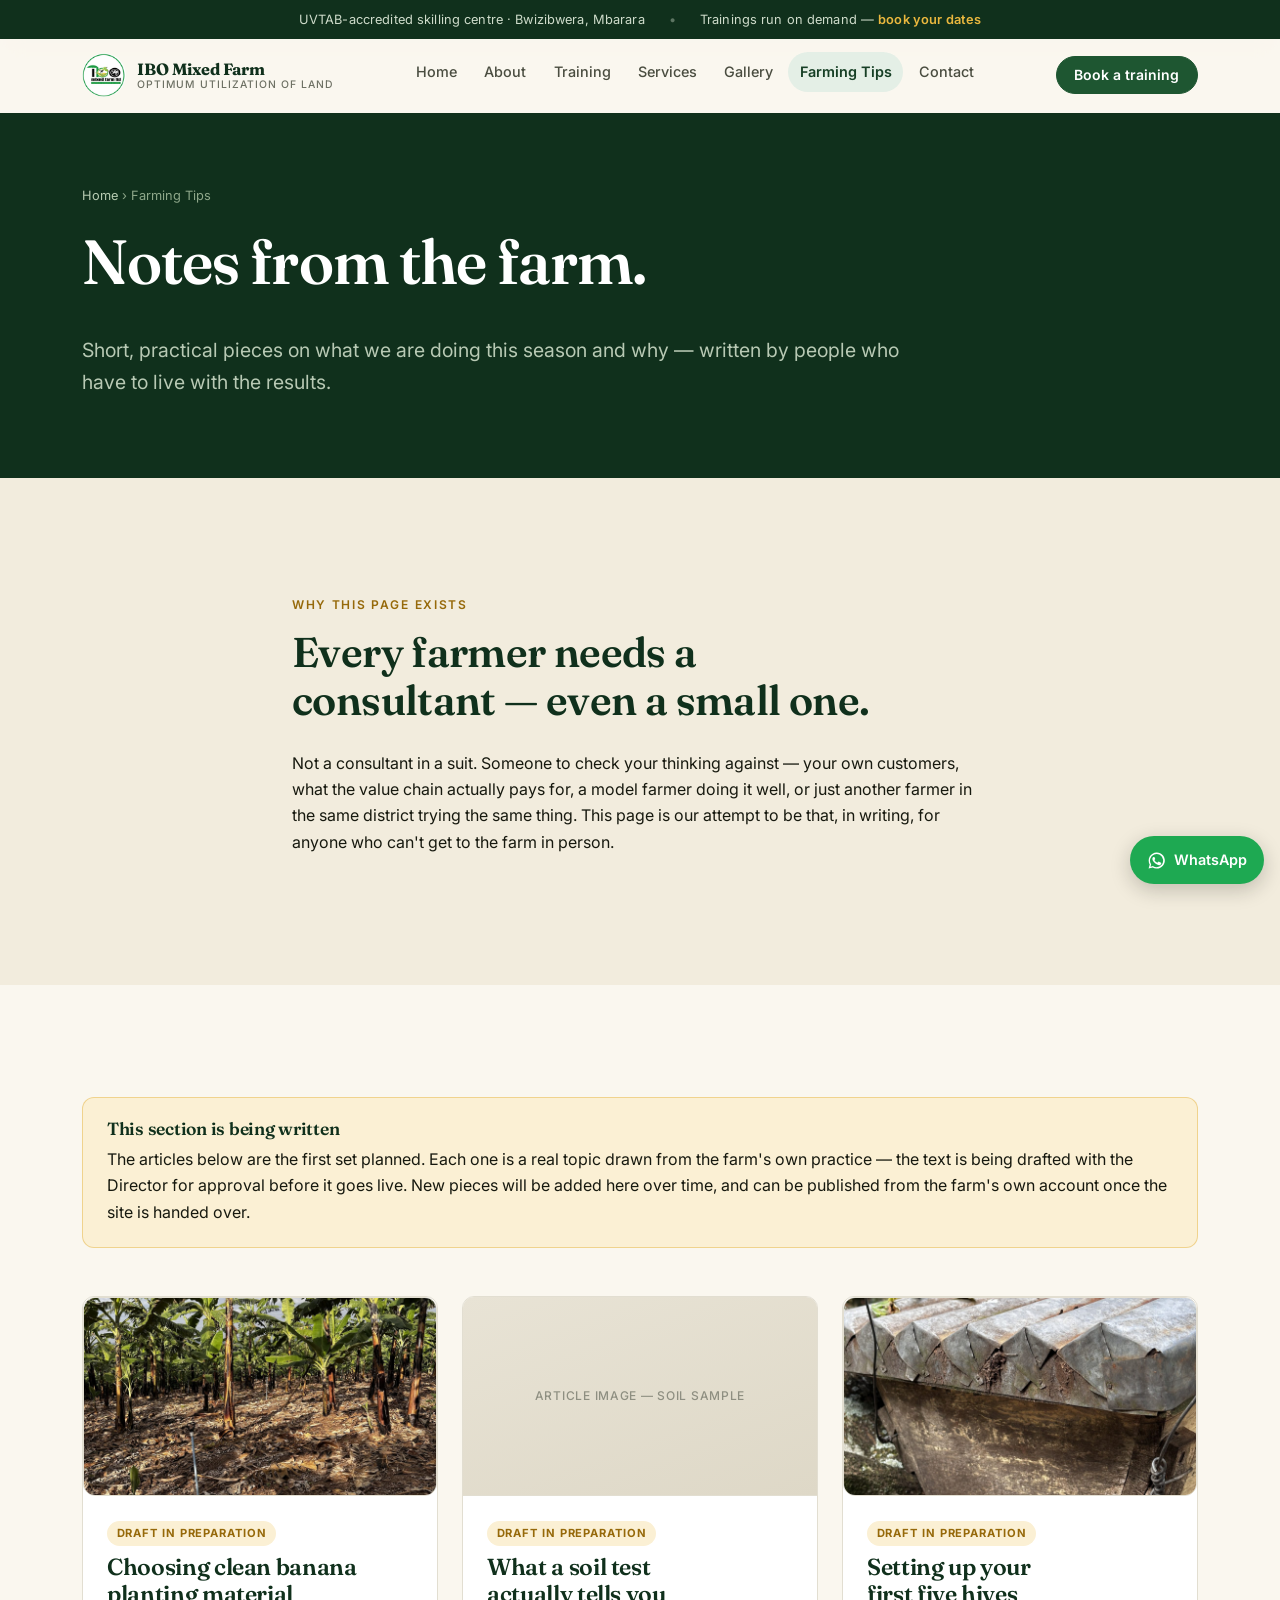
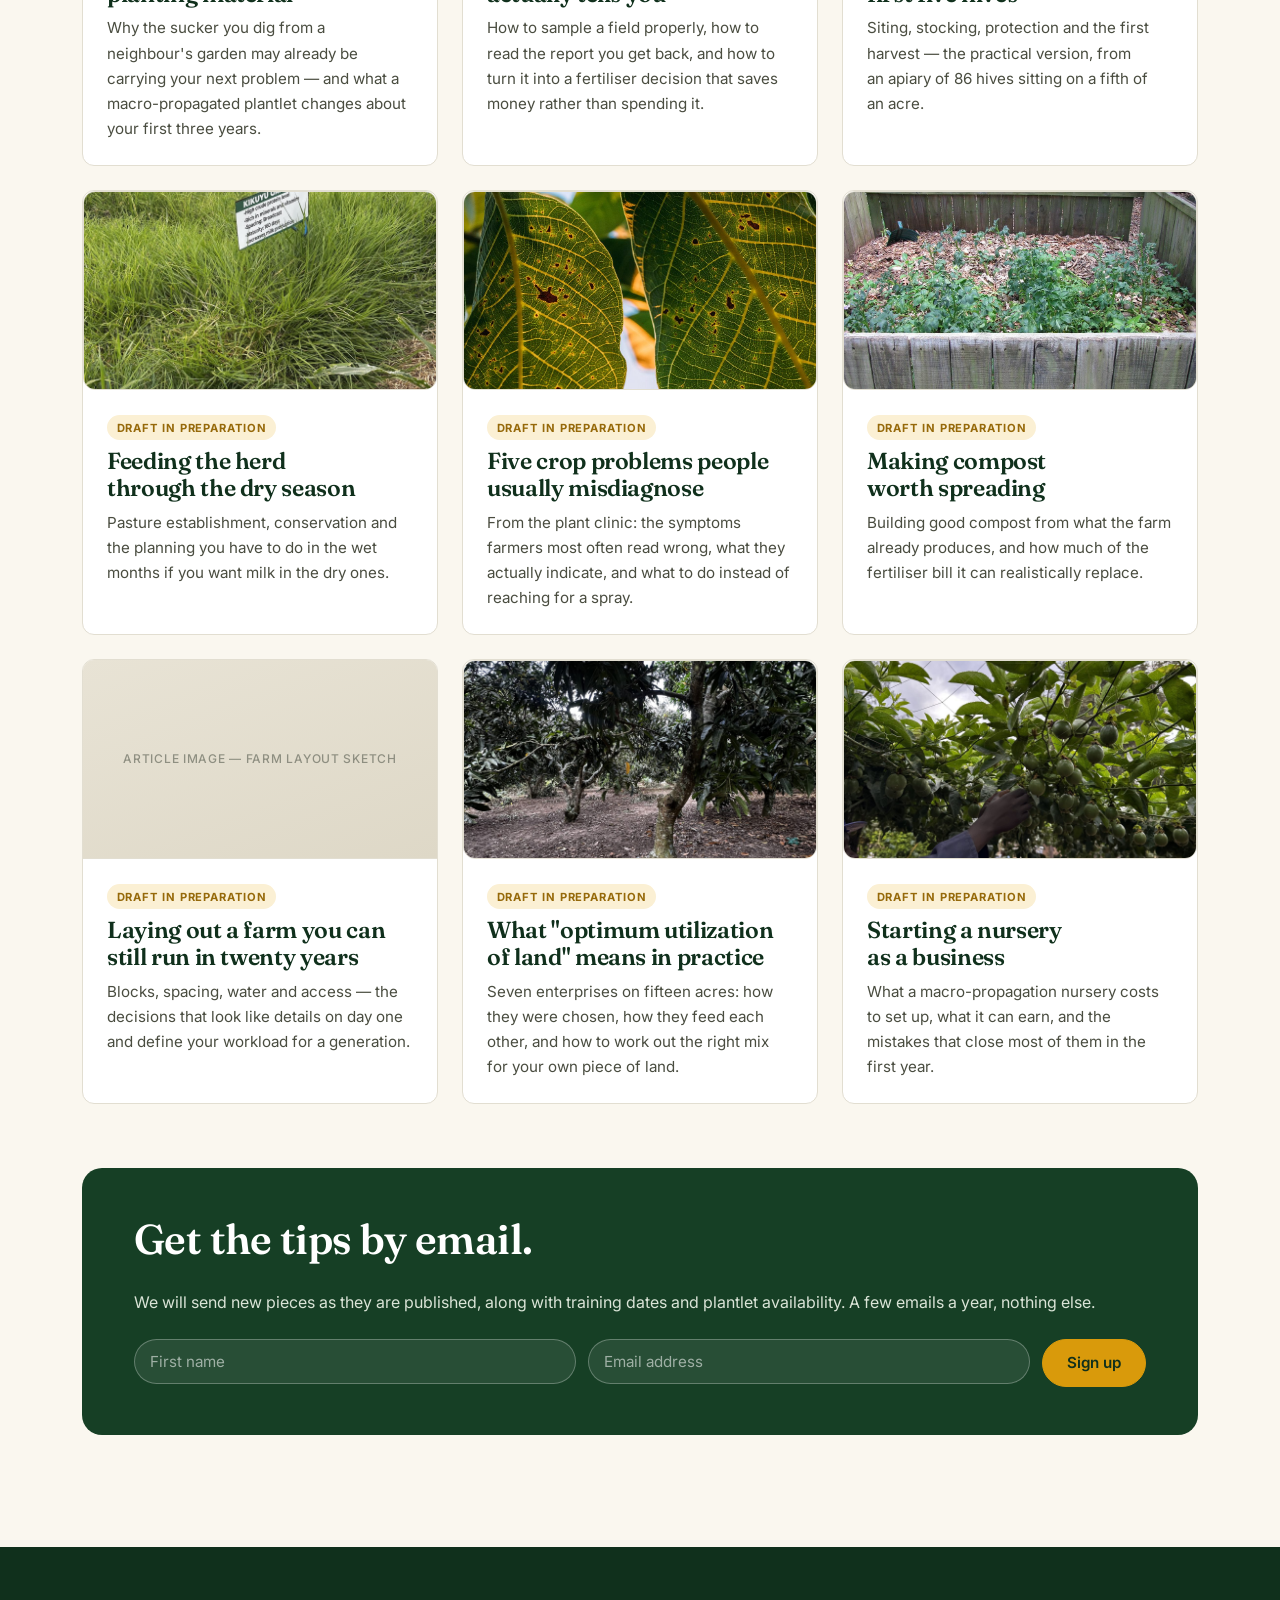
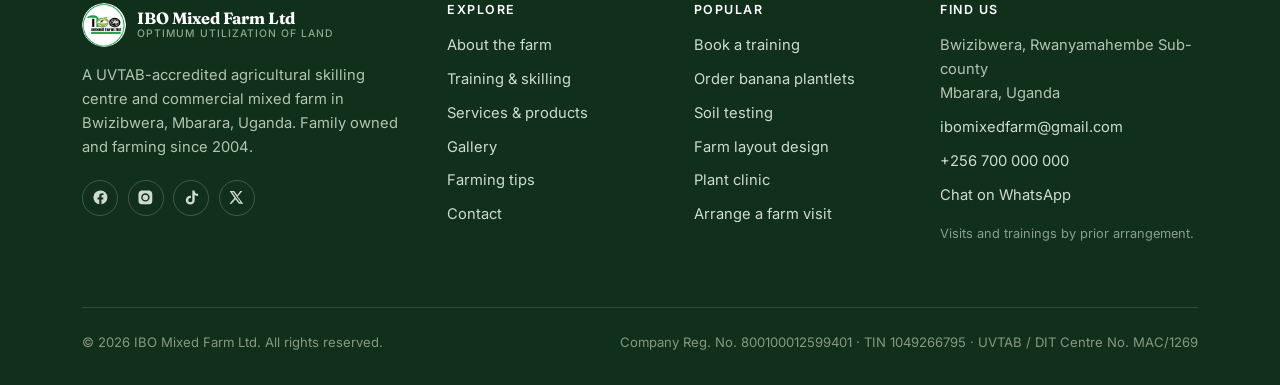
<file: journal.html>
<!DOCTYPE html>
<html lang="en">
<head>
<meta charset="utf-8">
<meta name="viewport" content="width=device-width, initial-scale=1">
<title>Farming Tips &amp; Farm Notes | IBO Mixed Farm Ltd, Mbarara</title>
<meta name="description" content="Practical farming tips from IBO Mixed Farm Ltd in Mbarara, Uganda — banana macro-propagation, soil health, dairy management, beekeeping and farm planning, written by people who farm for a living.">
<link rel="canonical" href="https://www.ibomixfarm.com/journal.html">
<link rel="icon" type="image/png" href="assets/img/favicon-32.png">
<link rel="apple-touch-icon" href="assets/img/ibo-logo-128.png">

<meta property="og:type" content="website">
<meta property="og:site_name" content="IBO Mixed Farm Ltd">
<meta property="og:title" content="Farming Tips — IBO Mixed Farm Ltd">
<meta property="og:description" content="Practical farming tips from IBO Mixed Farm Ltd in Mbarara, Uganda — banana macro-propagation, soil health, dairy management, beekeeping and farm planning, written by people who farm for a living.">
<meta property="og:url" content="https://www.ibomixfarm.com/journal.html">
<meta property="og:locale" content="en_UG">
<meta name="twitter:card" content="summary_large_image">
<meta name="theme-color" content="#10301c">

<link rel="preconnect" href="https://fonts.googleapis.com">
<link rel="preconnect" href="https://fonts.gstatic.com" crossorigin>
<link href="https://fonts.googleapis.com/css2?family=Fraunces:opsz,wght@9..144,400;9..144,600;9..144,700&amp;family=Inter:wght@400;500;600;700&amp;display=swap" rel="stylesheet">
<link rel="stylesheet" href="assets/css/style.css">
</head>
<body>

<a class="skip-link" href="#main">Skip to content</a>

<div class="topbar">
  <div class="wrap topbar__inner">
    <span>UVTAB-accredited skilling centre &middot; Bwizibwera, Mbarara</span>
    <span class="topbar__sep">&bull;</span>
    <span class="topbar__item--optional">Trainings run on demand — <a href="training.html#book">book your dates</a></span>
  </div>
</div>

<header class="site-header">
  <div class="wrap site-header__inner">
    <a class="brand" href="index.html">
      <img class="brand__logo" src="assets/img/ibo-logo-128.png" alt="" width="44" height="44" aria-hidden="true">
      <span class="brand__text">
        <span class="brand__name">IBO Mixed Farm</span>
        <span class="brand__tag">Optimum Utilization of Land</span>
      </span>
    </a>

    <nav class="nav" aria-label="Main">
      <ul class="nav__list">
        <li><a class="nav__link" href="index.html">Home</a></li>
        <li><a class="nav__link" href="about.html">About</a></li>
        <li><a class="nav__link" href="training.html">Training</a></li>
        <li><a class="nav__link" href="services.html">Services</a></li>
        <li><a class="nav__link" href="gallery.html">Gallery</a></li>
        <li><a class="nav__link" href="journal.html" aria-current="page">Farming Tips</a></li>
        <li><a class="nav__link" href="contact.html">Contact</a></li>
      </ul>
    </nav>

    <a class="btn btn--primary btn--sm header__cta" href="training.html#book">Book a training</a>

    <button class="nav-toggle" type="button" aria-expanded="false" aria-controls="mobile-nav">
      <span class="nav-toggle__bars" aria-hidden="true"></span>
      <span class="nav-toggle__label">Menu</span>
    </button>
  </div>

  <div class="mobile-nav" id="mobile-nav">
    <div class="wrap">
      <ul class="mobile-nav__list">
        <li><a class="mobile-nav__link" href="index.html">Home</a></li>
        <li><a class="mobile-nav__link" href="about.html">About the farm</a></li>
        <li><a class="mobile-nav__link" href="training.html">Training &amp; skilling</a></li>
        <li><a class="mobile-nav__link" href="services.html">Services &amp; products</a></li>
        <li><a class="mobile-nav__link" href="gallery.html">Gallery</a></li>
        <li><a class="mobile-nav__link" href="journal.html" aria-current="page">Farming tips</a></li>
        <li><a class="mobile-nav__link" href="contact.html">Contact &amp; visit</a></li>
      </ul>
      <a class="btn btn--primary btn--block" href="training.html#book">Book a training</a>
    </div>
  </div>
</header>

<main id="main">

<section class="page-hero">
  <div class="wrap">
    <p class="breadcrumb"><a href="index.html">Home</a> &rsaquo; Farming Tips</p>
    <h1>Notes from the farm.</h1>
    <p class="lede">
      Short, practical pieces on what we are doing this season and why — written
      by people who have to live with the results.
    </p>
  </div>
</section>

<section class="section section--sand">
  <div class="wrap wrap--narrow reveal">
    <span class="eyebrow">Why this page exists</span>
    <h2>Every farmer needs a consultant — even a small one.</h2>
    <p>
      Not a consultant in a suit. Someone to check your thinking against —
      your own customers, what the value chain actually pays for, a model
      farmer doing it well, or just another farmer in the same district
      trying the same thing. This page is our attempt to be that, in
      writing, for anyone who can't get to the farm in person.
    </p>
  </div>
</section>

<section class="section">
  <div class="wrap">

    <div class="callout" style="margin-bottom:3rem">
      <h3>This section is being written</h3>
      <p class="mb-0">
        The articles below are the first set planned. Each one is a real topic
        drawn from the farm's own practice — the text is being drafted with the
        Director for approval before it goes live. New pieces will be added here
        over time, and can be published from the farm's own account once the site
        is handed over.
      </p>
    </div>

    <div class="grid grid--3 reveal">

      <article class="card post-card">
        <div class="photo-frame ph--16x9"><img src="assets/img/farm/journal-banana-suckers.jpg" alt="Young banana plantlets in the nursery rows" loading="lazy"></div>
        <div class="card__body">
          <p class="post-card__date"><span class="status-chip">Draft in preparation</span></p>
          <h3>Choosing clean banana planting material</h3>
          <p>
            Why the sucker you dig from a neighbour's garden may already be
            carrying your next problem — and what a macro-propagated plantlet
            changes about your first three years.
          </p>
        </div>
      </article>

      <article class="card post-card">
        <div class="ph ph--16x9" data-label="Article image — soil sample"></div>
        <div class="card__body">
          <p class="post-card__date"><span class="status-chip">Draft in preparation</span></p>
          <h3>What a soil test actually tells you</h3>
          <p>
            How to sample a field properly, how to read the report you get back,
            and how to turn it into a fertiliser decision that saves money rather
            than spending it.
          </p>
        </div>
      </article>

      <article class="card post-card">
        <div class="photo-frame ph--16x9"><img src="assets/img/farm/journal-beehives.jpg" alt="A wooden beehive mounted in a tree" loading="lazy"></div>
        <div class="card__body">
          <p class="post-card__date"><span class="status-chip">Draft in preparation</span></p>
          <h3>Setting up your first five hives</h3>
          <p>
            Siting, stocking, protection and the first harvest — the practical
            version, from an apiary of 86 hives sitting on a fifth of an acre.
          </p>
        </div>
      </article>

      <article class="card post-card">
        <div class="photo-frame ph--16x9"><img src="assets/img/farm/training-pasture-block.jpg" alt="Established Brachiaria pasture grass" loading="lazy"></div>
        <div class="card__body">
          <p class="post-card__date"><span class="status-chip">Draft in preparation</span></p>
          <h3>Feeding the herd through the dry season</h3>
          <p>
            Pasture establishment, conservation and the planning you have to do
            in the wet months if you want milk in the dry ones.
          </p>
        </div>
      </article>

      <article class="card post-card">
        <div class="photo-frame ph--16x9"><img src="assets/img/farm/stock-diseased-leaf.jpg" alt="Close-up of leaves damaged by disease" loading="lazy"></div>
        <div class="card__body">
          <p class="post-card__date"><span class="status-chip">Draft in preparation</span></p>
          <h3>Five crop problems people usually misdiagnose</h3>
          <p>
            From the plant clinic: the symptoms farmers most often read wrong,
            what they actually indicate, and what to do instead of reaching for
            a spray.
          </p>
        </div>
      </article>

      <article class="card post-card">
        <div class="photo-frame ph--16x9"><img src="assets/img/farm/stock-compost-heap.jpg" alt="A garden compost heap" loading="lazy"></div>
        <div class="card__body">
          <p class="post-card__date"><span class="status-chip">Draft in preparation</span></p>
          <h3>Making compost worth spreading</h3>
          <p>
            Building good compost from what the farm already produces, and how
            much of the fertiliser bill it can realistically replace.
          </p>
        </div>
      </article>

      <article class="card post-card">
        <div class="ph ph--16x9" data-label="Article image — farm layout sketch"></div>
        <div class="card__body">
          <p class="post-card__date"><span class="status-chip">Draft in preparation</span></p>
          <h3>Laying out a farm you can still run in twenty years</h3>
          <p>
            Blocks, spacing, water and access — the decisions that look like
            details on day one and define your workload for a generation.
          </p>
        </div>
      </article>

      <article class="card post-card">
        <div class="photo-frame ph--16x9"><img src="assets/img/farm/journal-mixed-farming-blocks.jpg" alt="The mango orchard block on the farm" loading="lazy"></div>
        <div class="card__body">
          <p class="post-card__date"><span class="status-chip">Draft in preparation</span></p>
          <h3>What "optimum utilization of land" means in practice</h3>
          <p>
            Seven enterprises on fifteen acres: how they were chosen, how they
            feed each other, and how to work out the right mix for your own
            piece of land.
          </p>
        </div>
      </article>

      <article class="card post-card">
        <div class="photo-frame ph--16x9"><img src="assets/img/farm/journal-young-farmer.jpg" alt="A young worker harvesting fruit from a trellised vine" loading="lazy"></div>
        <div class="card__body">
          <p class="post-card__date"><span class="status-chip">Draft in preparation</span></p>
          <h3>Starting a nursery as a business</h3>
          <p>
            What a macro-propagation nursery costs to set up, what it can earn,
            and the mistakes that close most of them in the first year.
          </p>
        </div>
      </article>

    </div>

    <div class="band reveal" style="margin-top:4rem">
      <h2>Get the tips by email.</h2>
      <p>
        We will send new pieces as they are published, along with training dates
        and plantlet availability. A few emails a year, nothing else.
      </p>
      <form class="band__form" data-enquiry data-form-title="Newsletter signup">
        <div class="honeypot">
          <label>Company website <input type="text" name="company_website" tabindex="-1" autocomplete="off"></label>
        </div>
        <input id="j-name" name="First name" type="text" placeholder="First name" aria-label="First name" required>
        <input id="j-email" name="Email" type="email" placeholder="Email address" aria-label="Email address" required>
        <button class="btn btn--gold" type="submit">Sign up</button>
      </form>
      <div class="form-status" role="status" hidden></div>
    </div>

  </div>
</section>

</main>

<footer class="site-footer">
  <div class="wrap">
    <div class="footer__grid">
      <div class="footer__brand">
        <a class="brand" href="index.html">
          <img class="brand__logo" src="assets/img/ibo-logo-128.png" alt="" width="44" height="44" aria-hidden="true">
          <span class="brand__text">
            <span class="brand__name">IBO Mixed Farm Ltd</span>
            <span class="brand__tag">Optimum Utilization of Land</span>
          </span>
        </a>
        <p>
          A UVTAB-accredited agricultural skilling centre and commercial mixed
          farm in Bwizibwera, Mbarara, Uganda. Family owned and farming since
          2004.
        </p>
        <div class="social-row">
          <a href="https://www.facebook.com/share/1DissK6T9m/" aria-label="Facebook" title="Facebook" target="_blank" rel="noopener"><svg viewBox="0 0 24 24" aria-hidden="true"><path d="M22 12a10 10 0 1 0-11.6 9.9v-7H7.9V12h2.5V9.8c0-2.5 1.5-3.9 3.8-3.9 1.1 0 2.2.2 2.2.2v2.5h-1.3c-1.2 0-1.6.8-1.6 1.6V12h2.8l-.4 2.9h-2.4v7A10 10 0 0 0 22 12Z"/></svg></a>
          <a href="https://www.instagram.com/ibomixedfarm" aria-label="Instagram" title="Instagram" target="_blank" rel="noopener"><svg viewBox="0 0 24 24" aria-hidden="true"><path d="M12 2.2c3.2 0 3.6 0 4.9.1 1.2.1 1.8.2 2.2.4.6.2 1 .5 1.4.9.4.4.7.8.9 1.4.2.4.4 1 .4 2.2.1 1.3.1 1.7.1 4.9s0 3.6-.1 4.9c-.1 1.2-.2 1.8-.4 2.2-.2.6-.5 1-.9 1.4-.4.4-.8.7-1.4.9-.4.2-1 .4-2.2.4-1.3.1-1.7.1-4.9.1s-3.6 0-4.9-.1c-1.2-.1-1.8-.2-2.2-.4-.6-.2-1-.5-1.4-.9-.4-.4-.7-.8-.9-1.4-.2-.4-.4-1-.4-2.2-.1-1.3-.1-1.7-.1-4.9s0-3.6.1-4.9c.1-1.2.2-1.8.4-2.2.2-.6.5-1 .9-1.4.4-.4.8-.7 1.4-.9.4-.2 1-.4 2.2-.4 1.3-.1 1.7-.1 4.9-.1Zm0 3.8a6 6 0 1 0 0 12 6 6 0 0 0 0-12Zm0 9.9a3.9 3.9 0 1 1 0-7.8 3.9 3.9 0 0 1 0 7.8Zm7.6-10.1a1.4 1.4 0 1 1-2.8 0 1.4 1.4 0 0 1 2.8 0Z"/></svg></a>
          <a href="https://www.tiktok.com/@ibo.mixed.farm" aria-label="TikTok" title="TikTok" target="_blank" rel="noopener"><svg viewBox="0 0 24 24" aria-hidden="true"><path d="M16.6 2h-3.3v13.9c0 1.6-1.3 2.9-2.9 2.9a2.9 2.9 0 0 1-2.9-2.9 2.9 2.9 0 0 1 2.9-2.9c.3 0 .6 0 .9.1v-3.4a6.3 6.3 0 0 0-.9-.1A6.3 6.3 0 0 0 4 15.9a6.3 6.3 0 0 0 6.4 6.3 6.3 6.3 0 0 0 6.3-6.3V8.6a8.2 8.2 0 0 0 4.8 1.5V6.8a4.8 4.8 0 0 1-4.9-4.8Z"/></svg></a>
          <a href="https://x.com/ibomixedfarm" aria-label="X" title="X" target="_blank" rel="noopener"><svg viewBox="0 0 24 24" aria-hidden="true"><path d="M17.5 3h3.1l-6.8 7.8L21.8 21h-6.2l-4.9-6.4L5.1 21H2l7.3-8.3L2.4 3h6.4l4.4 5.8L17.5 3Zm-1.1 16.1h1.7L7.7 4.8H5.9l10.5 14.3Z"/></svg></a>
        </div>
      </div>

      <div>
        <h4>Explore</h4>
        <ul class="footer__list">
          <li><a href="about.html">About the farm</a></li>
          <li><a href="training.html">Training &amp; skilling</a></li>
          <li><a href="services.html">Services &amp; products</a></li>
          <li><a href="gallery.html">Gallery</a></li>
          <li><a href="journal.html">Farming tips</a></li>
          <li><a href="contact.html">Contact</a></li>
        </ul>
      </div>

      <div>
        <h4>Popular</h4>
        <ul class="footer__list">
          <li><a href="training.html#book">Book a training</a></li>
          <li><a href="services.html#plantlets">Order banana plantlets</a></li>
          <li><a href="services.html#soil">Soil testing</a></li>
          <li><a href="services.html#layout">Farm layout design</a></li>
          <li><a href="services.html#clinic">Plant clinic</a></li>
          <li><a href="contact.html#visit">Arrange a farm visit</a></li>
        </ul>
      </div>

      <div>
        <h4>Find us</h4>
        <ul class="footer__list">
          <li>Bwizibwera, Rwanyamahembe Sub-county<br>Mbarara, Uganda</li>
          <li><a data-email-link href="mailto:ibomixedfarm@gmail.com"><span data-email-text>ibomixedfarm@gmail.com</span></a></li>
          <li><a data-phone-link href="tel:"><span data-phone-text>+256 700 000 000</span></a></li>
          <li><a href="#" data-whatsapp>Chat on WhatsApp</a></li>
        </ul>
        <p style="font-size:.8rem;opacity:.75;margin-top:1rem">
          Visits and trainings by prior arrangement.
        </p>
      </div>
    </div>

    <div class="footer__legal">
      <p>&copy; <span data-year>2026</span> IBO Mixed Farm Ltd. All rights reserved.</p>
      <p>Company Reg. No. 800100012599401 &middot; TIN 1049266795 &middot; UVTAB / DIT Centre No. MAC/1269</p>
    </div>
  </div>
</footer>

<a class="wa-float" href="#" data-whatsapp aria-label="Chat with us on WhatsApp">
  <svg viewBox="0 0 24 24" aria-hidden="true"><path d="M12 2a10 10 0 0 0-8.6 15L2 22l5.2-1.4A10 10 0 1 0 12 2Zm0 18.2a8.2 8.2 0 0 1-4.2-1.2l-.3-.2-3.1.8.8-3-.2-.3A8.2 8.2 0 1 1 12 20.2Zm4.5-6.1c-.2-.1-1.5-.7-1.7-.8s-.4-.1-.6.1-.6.8-.8 1-.3.2-.6.1a6.7 6.7 0 0 1-2-1.2 7.5 7.5 0 0 1-1.4-1.7c-.1-.3 0-.4.1-.5l.4-.5.3-.4v-.4l-.8-1.9c-.2-.5-.4-.4-.6-.4h-.5a1 1 0 0 0-.7.3 3 3 0 0 0-.9 2.2A5.2 5.2 0 0 0 8 13a11.9 11.9 0 0 0 4.6 4 15.5 15.5 0 0 0 1.5.6 3.7 3.7 0 0 0 1.7.1 2.8 2.8 0 0 0 1.8-1.3 2.3 2.3 0 0 0 .2-1.3c-.1-.1-.3-.2-.5-.3Z"/></svg>
  <span class="wa-float__text">WhatsApp</span>
</a>

<script src="assets/js/main.js"></script>
</body>
</html>
</file>
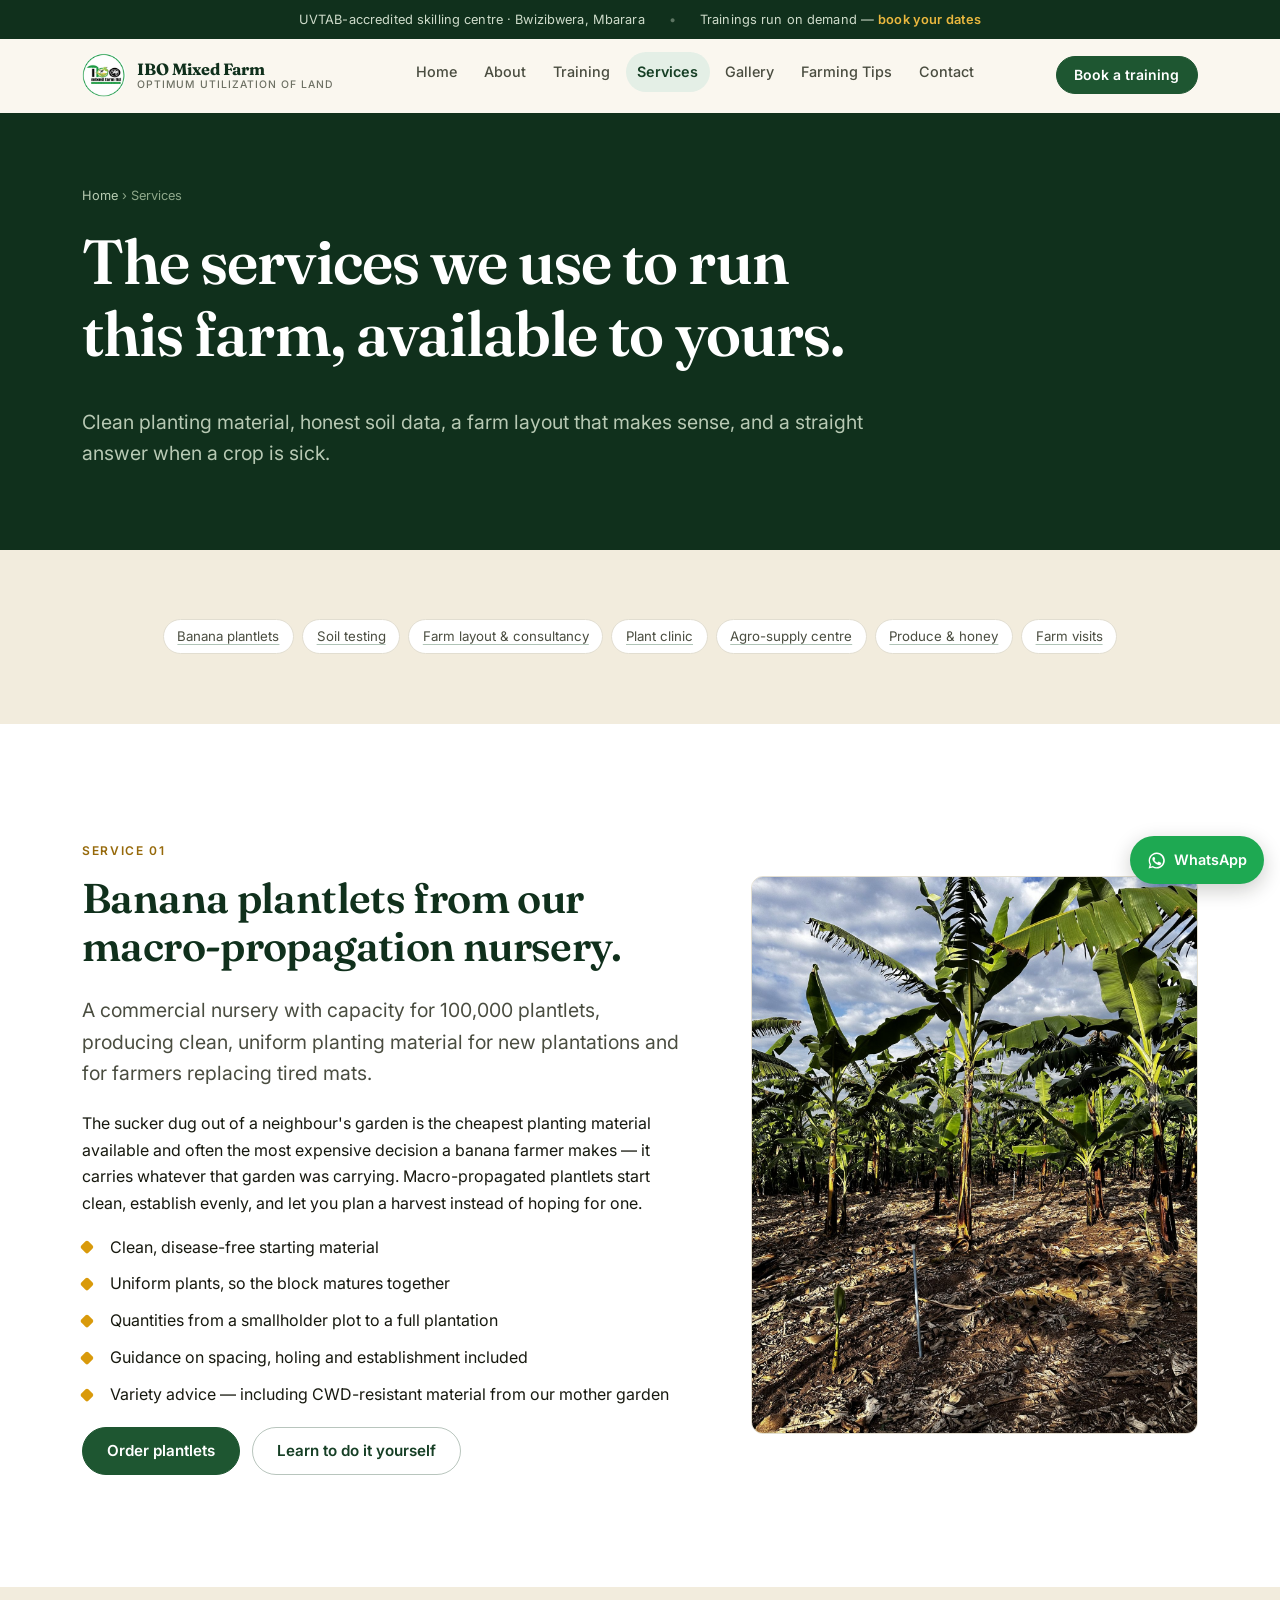
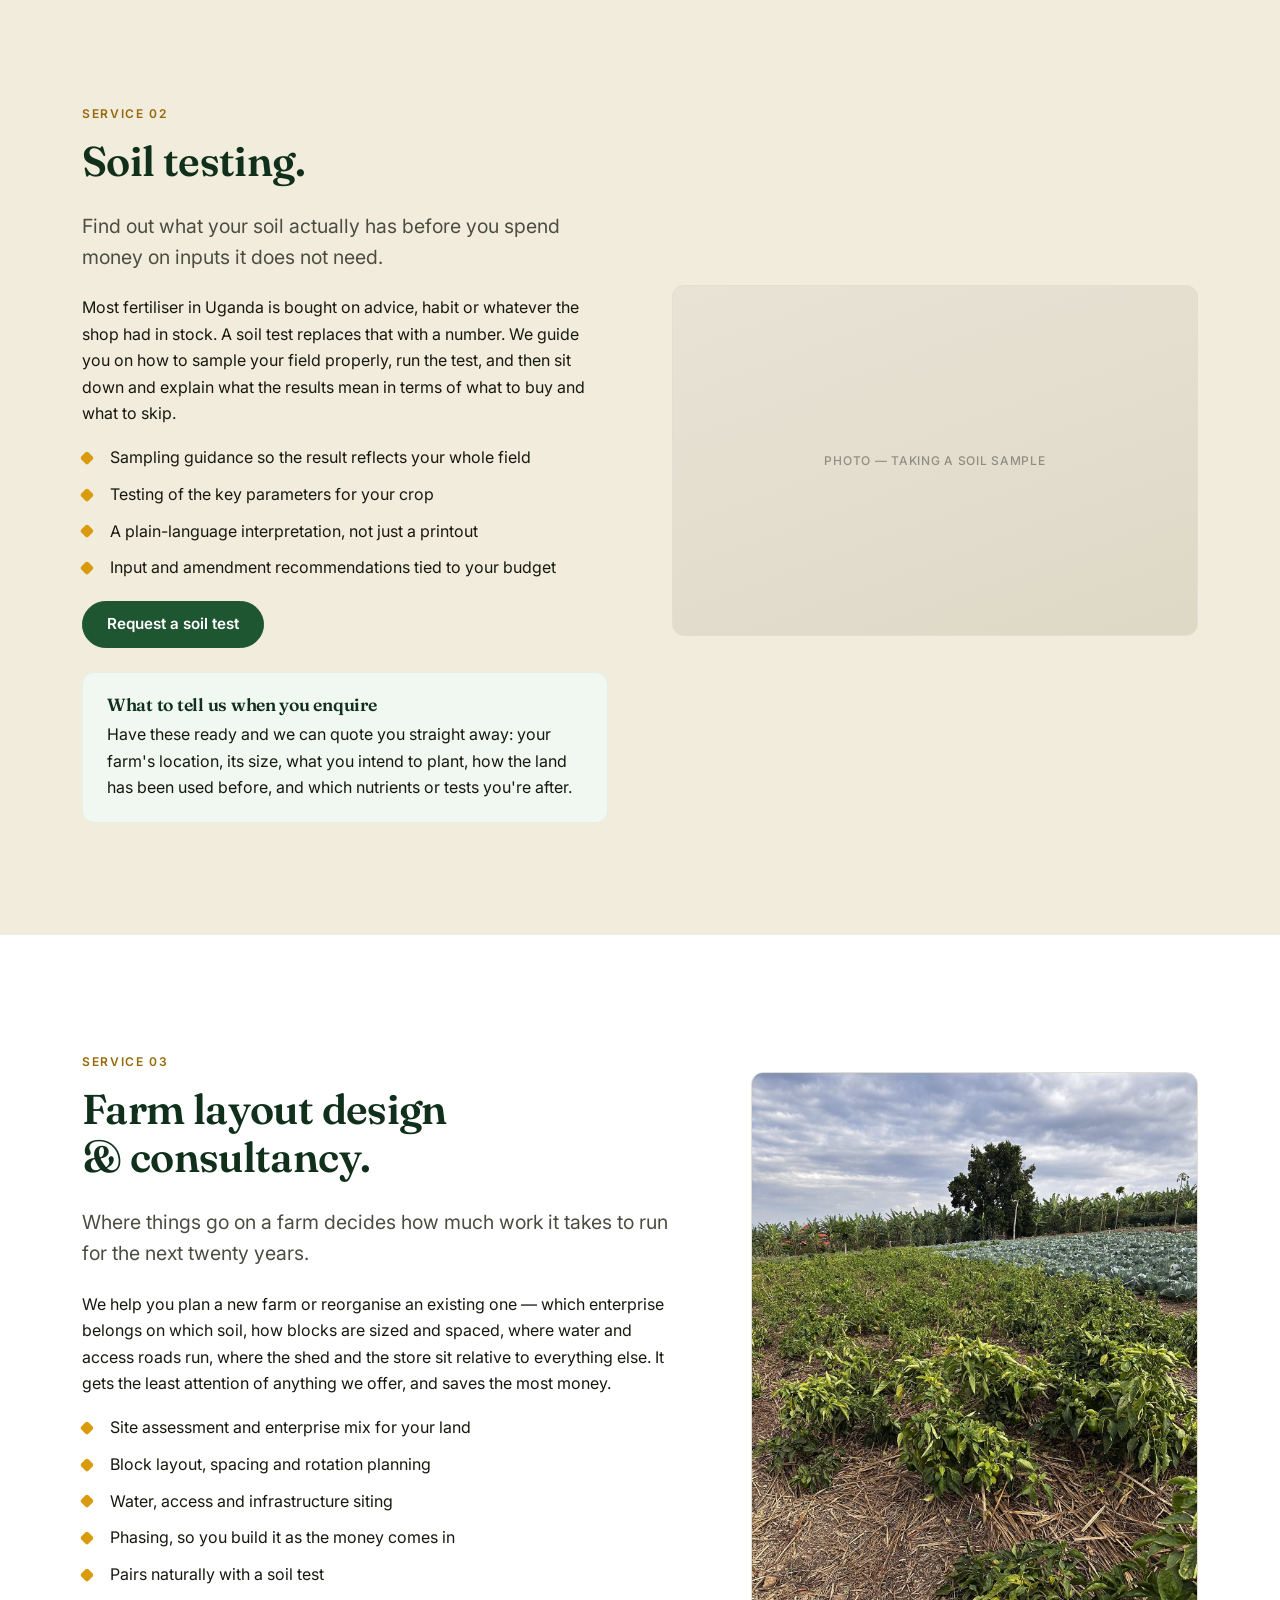
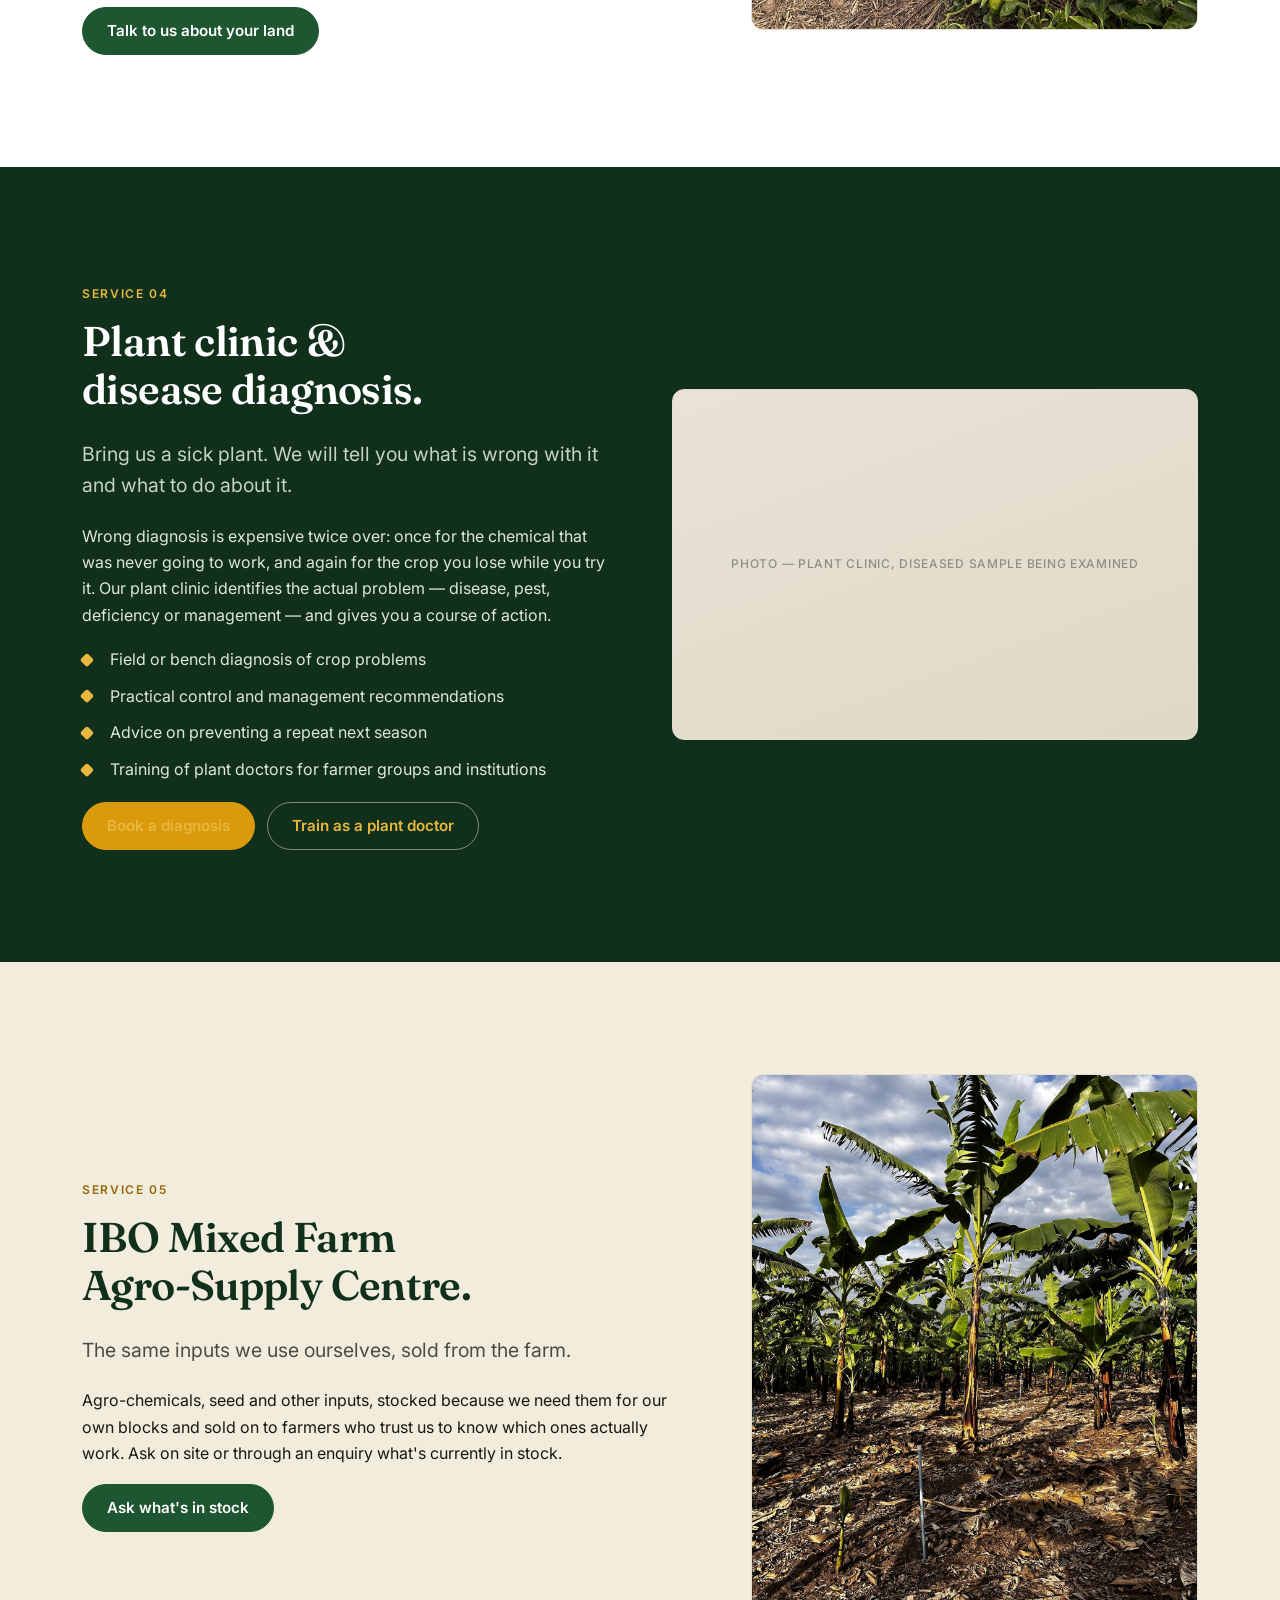
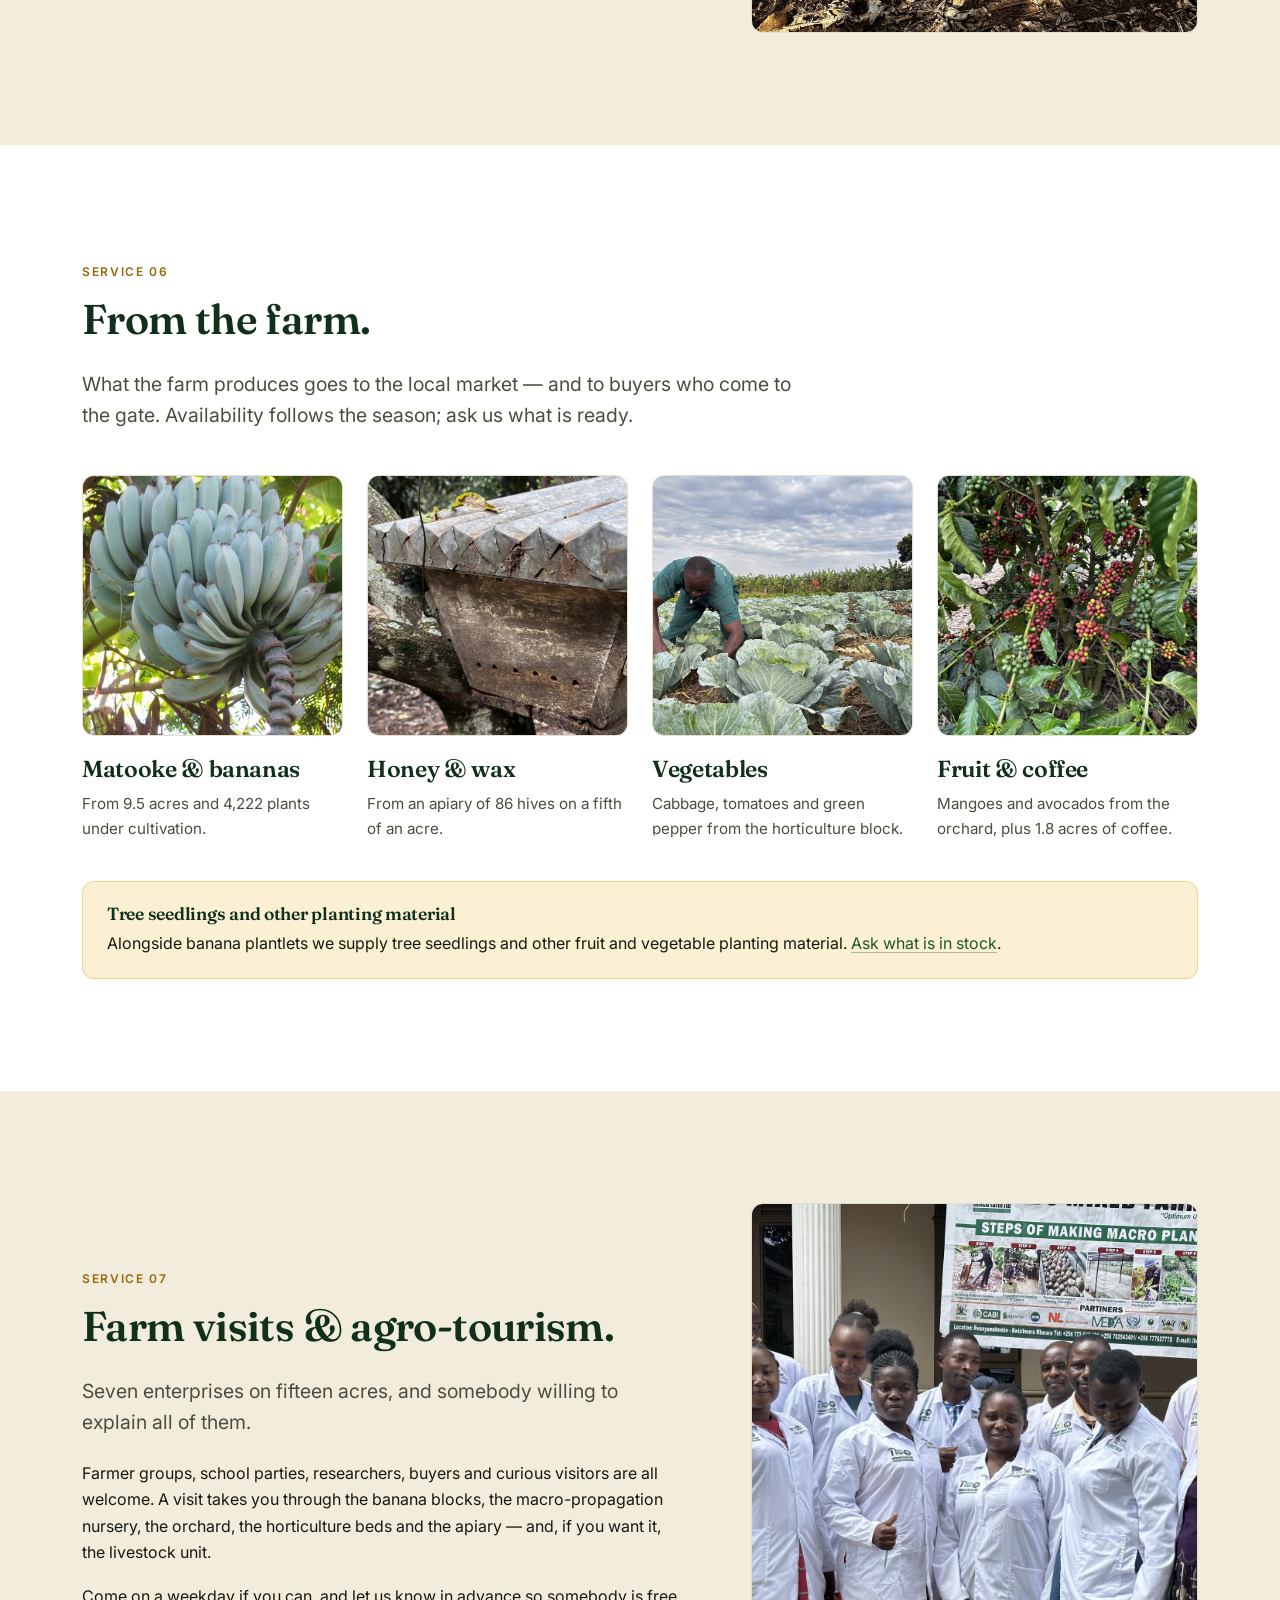
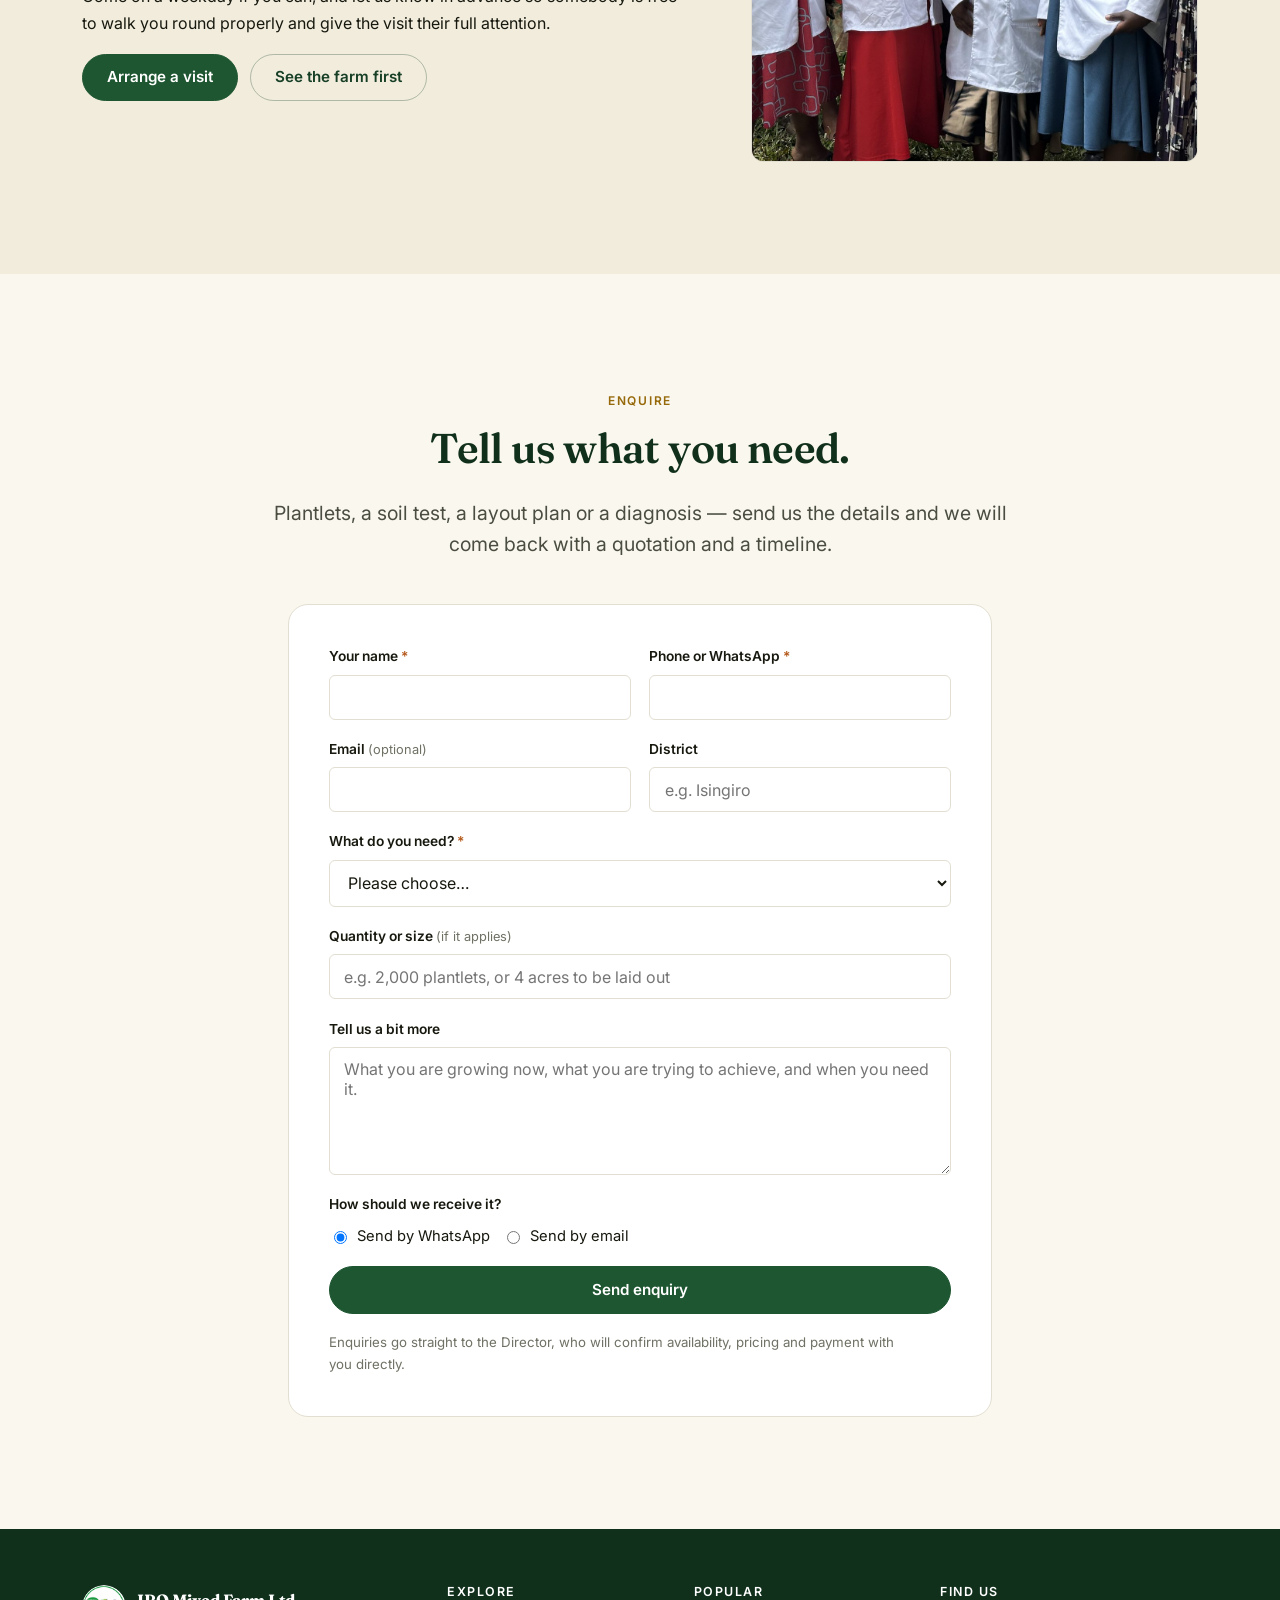
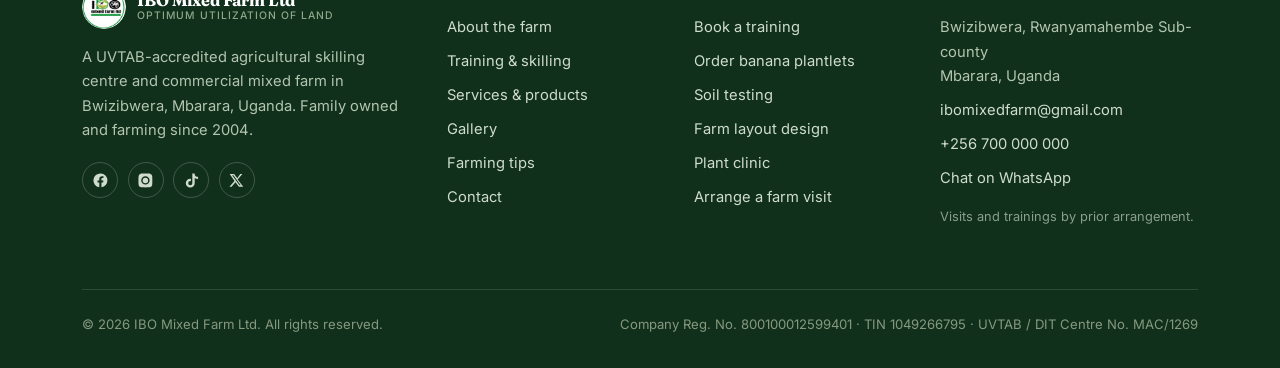
<file: services.html>
<!DOCTYPE html>
<html lang="en">
<head>
<meta charset="utf-8">
<meta name="viewport" content="width=device-width, initial-scale=1">
<title>Services &amp; Products — Banana Plantlets, Soil Testing, Farm Layout | IBO Mixed Farm</title>
<meta name="description" content="Banana macro-propagation plantlets, soil testing, farm layout design and consultancy, plant disease diagnosis, farm produce and honey from IBO Mixed Farm Ltd in Bwizibwera, Mbarara, Uganda.">
<link rel="canonical" href="https://www.ibomixfarm.com/services.html">
<link rel="icon" type="image/png" href="assets/img/favicon-32.png">
<link rel="apple-touch-icon" href="assets/img/ibo-logo-128.png">

<meta property="og:type" content="website">
<meta property="og:site_name" content="IBO Mixed Farm Ltd">
<meta property="og:title" content="Services &amp; Products — IBO Mixed Farm Ltd">
<meta property="og:description" content="Banana macro-propagation plantlets, soil testing, farm layout design and consultancy, plant disease diagnosis, farm produce and honey from IBO Mixed Farm Ltd in Bwizibwera, Mbarara, Uganda.">
<meta property="og:url" content="https://www.ibomixfarm.com/services.html">
<meta property="og:locale" content="en_UG">
<meta name="twitter:card" content="summary_large_image">
<meta name="theme-color" content="#10301c">

<link rel="preconnect" href="https://fonts.googleapis.com">
<link rel="preconnect" href="https://fonts.gstatic.com" crossorigin>
<link href="https://fonts.googleapis.com/css2?family=Fraunces:opsz,wght@9..144,400;9..144,600;9..144,700&amp;family=Inter:wght@400;500;600;700&amp;display=swap" rel="stylesheet">
<link rel="stylesheet" href="assets/css/style.css">
</head>
<body>

<a class="skip-link" href="#main">Skip to content</a>

<div class="topbar">
  <div class="wrap topbar__inner">
    <span>UVTAB-accredited skilling centre &middot; Bwizibwera, Mbarara</span>
    <span class="topbar__sep">&bull;</span>
    <span class="topbar__item--optional">Trainings run on demand — <a href="training.html#book">book your dates</a></span>
  </div>
</div>

<header class="site-header">
  <div class="wrap site-header__inner">
    <a class="brand" href="index.html">
      <img class="brand__logo" src="assets/img/ibo-logo-128.png" alt="" width="44" height="44" aria-hidden="true">
      <span class="brand__text">
        <span class="brand__name">IBO Mixed Farm</span>
        <span class="brand__tag">Optimum Utilization of Land</span>
      </span>
    </a>

    <nav class="nav" aria-label="Main">
      <ul class="nav__list">
        <li><a class="nav__link" href="index.html">Home</a></li>
        <li><a class="nav__link" href="about.html">About</a></li>
        <li><a class="nav__link" href="training.html">Training</a></li>
        <li><a class="nav__link" href="services.html" aria-current="page">Services</a></li>
        <li><a class="nav__link" href="gallery.html">Gallery</a></li>
        <li><a class="nav__link" href="journal.html">Farming Tips</a></li>
        <li><a class="nav__link" href="contact.html">Contact</a></li>
      </ul>
    </nav>

    <a class="btn btn--primary btn--sm header__cta" href="training.html#book">Book a training</a>

    <button class="nav-toggle" type="button" aria-expanded="false" aria-controls="mobile-nav">
      <span class="nav-toggle__bars" aria-hidden="true"></span>
      <span class="nav-toggle__label">Menu</span>
    </button>
  </div>

  <div class="mobile-nav" id="mobile-nav">
    <div class="wrap">
      <ul class="mobile-nav__list">
        <li><a class="mobile-nav__link" href="index.html">Home</a></li>
        <li><a class="mobile-nav__link" href="about.html">About the farm</a></li>
        <li><a class="mobile-nav__link" href="training.html">Training &amp; skilling</a></li>
        <li><a class="mobile-nav__link" href="services.html" aria-current="page">Services &amp; products</a></li>
        <li><a class="mobile-nav__link" href="gallery.html">Gallery</a></li>
        <li><a class="mobile-nav__link" href="journal.html">Farming tips</a></li>
        <li><a class="mobile-nav__link" href="contact.html">Contact &amp; visit</a></li>
      </ul>
      <a class="btn btn--primary btn--block" href="training.html#book">Book a training</a>
    </div>
  </div>
</header>

<main id="main">

<section class="page-hero">
  <div class="wrap">
    <p class="breadcrumb"><a href="index.html">Home</a> &rsaquo; Services</p>
    <h1>The services we use to run this farm, available to yours.</h1>
    <p class="lede">
      Clean planting material, honest soil data, a farm layout that makes sense,
      and a straight answer when a crop is sick.
    </p>
  </div>
</section>

<!-- ===================== CONTENTS ===================== -->
<section class="section section--tight section--sand">
  <div class="wrap">
    <ul class="pill-row" style="justify-content:center;margin-bottom:0">
      <li><a class="pill" href="#plantlets">Banana plantlets</a></li>
      <li><a class="pill" href="#soil">Soil testing</a></li>
      <li><a class="pill" href="#layout">Farm layout &amp; consultancy</a></li>
      <li><a class="pill" href="#clinic">Plant clinic</a></li>
      <li><a class="pill" href="#agroshop">Agro-supply centre</a></li>
      <li><a class="pill" href="#produce">Produce &amp; honey</a></li>
      <li><a class="pill" href="#visits">Farm visits</a></li>
    </ul>
  </div>
</section>

<!-- ===================== PLANTLETS ===================== -->
<section class="section section--white" id="plantlets">
  <div class="wrap split split--wide-text reveal">
    <div>
      <span class="eyebrow">Service 01</span>
      <h2>Banana plantlets from our macro-propagation nursery.</h2>
      <p class="lede">
        A commercial nursery with capacity for 100,000 plantlets, producing
        clean, uniform planting material for new plantations and for farmers
        replacing tired mats.
      </p>
      <p>
        The sucker dug out of a neighbour's garden is the cheapest planting
        material available and often the most expensive decision a banana farmer
        makes — it carries whatever that garden was carrying. Macro-propagated
        plantlets start clean, establish evenly, and let you plan a harvest
        instead of hoping for one.
      </p>
      <ul class="tick-list">
        <li>Clean, disease-free starting material</li>
        <li>Uniform plants, so the block matures together</li>
        <li>Quantities from a smallholder plot to a full plantation</li>
        <li>Guidance on spacing, holing and establishment included</li>
        <li>Variety advice — including CWD-resistant material from our mother garden</li>
      </ul>
      <div class="btn-row">
        <a class="btn btn--primary" href="#enquire">Order plantlets</a>
        <a class="btn btn--ghost" href="training.html#programmes">Learn to do it yourself</a>
      </div>
    </div>
    <div>
      <div class="photo-frame ph--4x5"><img src="assets/img/farm/services-plantlets-nursery.jpg" alt="Young banana plantlets in the nursery bed" loading="lazy"></div>
    </div>
  </div>
</section>

<!-- ===================== SOIL ===================== -->
<section class="section section--sand" id="soil">
  <div class="wrap split split--media-first">
    <div class="reveal">
      <div class="ph ph--3x2" data-label="Photo — taking a soil sample"></div>
    </div>
    <div class="reveal">
      <span class="eyebrow">Service 02</span>
      <h2>Soil testing.</h2>
      <p class="lede">
        Find out what your soil actually has before you spend money on inputs it
        does not need.
      </p>
      <p>
        Most fertiliser in Uganda is bought on advice, habit or whatever the
        shop had in stock. A soil test replaces that with a number. We guide you
        on how to sample your field properly, run the test, and then sit down and
        explain what the results mean in terms of what to buy and what to skip.
      </p>
      <ul class="tick-list">
        <li>Sampling guidance so the result reflects your whole field</li>
        <li>Testing of the key parameters for your crop</li>
        <li>A plain-language interpretation, not just a printout</li>
        <li>Input and amendment recommendations tied to your budget</li>
      </ul>
      <a class="btn btn--primary" href="#enquire">Request a soil test</a>

      <div class="callout callout--note" style="margin-top:1.5rem">
        <h3>What to tell us when you enquire</h3>
        <p class="mb-0">
          Have these ready and we can quote you straight away: your farm's
          location, its size, what you intend to plant, how the land has been
          used before, and which nutrients or tests you're after.
        </p>
      </div>
    </div>
  </div>
</section>

<!-- ===================== LAYOUT ===================== -->
<section class="section section--white" id="layout">
  <div class="wrap split split--wide-text reveal">
    <div>
      <span class="eyebrow">Service 03</span>
      <h2>Farm layout design &amp; consultancy.</h2>
      <p class="lede">
        Where things go on a farm decides how much work it takes to run for the
        next twenty years.
      </p>
      <p>
        We help you plan a new farm or reorganise an existing one — which
        enterprise belongs on which soil, how blocks are sized and spaced, where
        water and access roads run, where the shed and the store sit relative to
        everything else. It gets the least attention of anything we offer, and
        saves the most money.
      </p>
      <ul class="tick-list">
        <li>Site assessment and enterprise mix for your land</li>
        <li>Block layout, spacing and rotation planning</li>
        <li>Water, access and infrastructure siting</li>
        <li>Phasing, so you build it as the money comes in</li>
        <li>Pairs naturally with a soil test</li>
      </ul>
      <a class="btn btn--primary" href="#enquire">Talk to us about your land</a>
    </div>
    <div>
      <div class="photo-frame ph--4x5"><img src="assets/img/farm/services-farm-layout.jpg" alt="A wide, well-laid-out cabbage block" loading="lazy"></div>
    </div>
  </div>
</section>

<!-- ===================== PLANT CLINIC ===================== -->
<section class="section section--dark" id="clinic">
  <div class="wrap split split--media-first">
    <div class="reveal">
      <div class="ph ph--3x2" data-label="Photo — plant clinic, diseased sample being examined"></div>
    </div>
    <div class="reveal">
      <span class="eyebrow">Service 04</span>
      <h2>Plant clinic &amp; disease diagnosis.</h2>
      <p class="lede">
        Bring us a sick plant. We will tell you what is wrong with it and what to
        do about it.
      </p>
      <p>
        Wrong diagnosis is expensive twice over: once for the chemical that was
        never going to work, and again for the crop you lose while you try it.
        Our plant clinic identifies the actual problem — disease, pest,
        deficiency or management — and gives you a course of action.
      </p>
      <ul class="tick-list">
        <li>Field or bench diagnosis of crop problems</li>
        <li>Practical control and management recommendations</li>
        <li>Advice on preventing a repeat next season</li>
        <li>Training of plant doctors for farmer groups and institutions</li>
      </ul>
      <div class="btn-row">
        <a class="btn btn--gold" href="#enquire">Book a diagnosis</a>
        <a class="btn btn--on-dark" href="training.html#programmes">Train as a plant doctor</a>
      </div>
    </div>
  </div>
</section>

<!-- ===================== AGRO-SUPPLY CENTRE ===================== -->
<section class="section section--sand" id="agroshop">
  <div class="wrap split split--wide-text reveal">
    <div>
      <span class="eyebrow">Service 05</span>
      <h2>IBO Mixed Farm Agro-Supply Centre.</h2>
      <p class="lede">
        The same inputs we use ourselves, sold from the farm.
      </p>
      <p>
        Agro-chemicals, seed and other inputs, stocked because we need them
        for our own blocks and sold on to farmers who trust us to know which
        ones actually work. Ask on site or through an enquiry what's currently
        in stock.
      </p>
      <a class="btn btn--primary" href="#enquire">Ask what's in stock</a>
    </div>
    <div>
      <div class="photo-frame ph--4x5"><img src="assets/img/farm/gallery-nursery-plantlets-ready.jpg" alt="Farm inputs and planting material ready for sale" loading="lazy"></div>
    </div>
  </div>
</section>

<!-- ===================== PRODUCE ===================== -->
<section class="section section--white" id="produce">
  <div class="wrap">
    <div class="section-head reveal">
      <span class="eyebrow">Service 06</span>
      <h2>From the farm.</h2>
      <p class="lede">
        What the farm produces goes to the local market — and to buyers who come
        to the gate. Availability follows the season; ask us what is ready.
      </p>
    </div>

    <div class="grid grid--4 reveal">
      <article class="card card--plain">
        <div class="photo-frame ph--1x1"><img src="assets/img/gallery/crops-matooke-bunch.jpg" alt="A bunch of matooke bananas ripening on the plant" loading="lazy"></div>
        <div class="card__body">
          <h3>Matooke &amp; bananas</h3>
          <p>From 9.5 acres and 4,222 plants under cultivation.</p>
        </div>
      </article>
      <article class="card card--plain">
        <div class="photo-frame ph--1x1"><img src="assets/img/farm/services-honey-hive-frames.jpg" alt="A wooden beehive at the apiary" loading="lazy"></div>
        <div class="card__body">
          <h3>Honey &amp; wax</h3>
          <p>From an apiary of 86 hives on a fifth of an acre.</p>
        </div>
      </article>
      <article class="card card--plain">
        <div class="photo-frame ph--1x1"><img src="assets/img/farm/services-vegetables-harvest.jpg" alt="A worker harvesting cabbage" loading="lazy"></div>
        <div class="card__body">
          <h3>Vegetables</h3>
          <p>Cabbage, tomatoes and green pepper from the horticulture block.</p>
        </div>
      </article>
      <article class="card card--plain">
        <div class="photo-frame ph--1x1"><img src="assets/img/farm/services-mango-avocado-coffee.jpg" alt="Ripe coffee cherries on the branch" loading="lazy"></div>
        <div class="card__body">
          <h3>Fruit &amp; coffee</h3>
          <p>Mangoes and avocados from the orchard, plus 1.8 acres of coffee.</p>
        </div>
      </article>
    </div>

    <div class="callout" style="margin-top:2.5rem">
      <h3>Tree seedlings and other planting material</h3>
      <p class="mb-0">
        Alongside banana plantlets we supply tree seedlings and other fruit and
        vegetable planting material. <a href="#enquire">Ask what is in stock</a>.
      </p>
    </div>
  </div>
</section>

<!-- ===================== VISITS ===================== -->
<section class="section section--sand" id="visits">
  <div class="wrap split split--wide-text reveal">
    <div>
      <span class="eyebrow">Service 07</span>
      <h2>Farm visits &amp; agro-tourism.</h2>
      <p class="lede">
        Seven enterprises on fifteen acres, and somebody willing to explain all
        of them.
      </p>
      <p>
        Farmer groups, school parties, researchers, buyers and curious visitors
        are all welcome. A visit takes you through the banana blocks, the
        macro-propagation nursery, the orchard, the horticulture beds and the
        apiary — and, if you want it, the livestock unit.
      </p>
      <p>
        Come on a weekday if you can, and let us know in advance so somebody is
        free to walk you round properly and give the visit their full attention.
      </p>
      <div class="btn-row">
        <a class="btn btn--primary" href="contact.html#visit">Arrange a visit</a>
        <a class="btn btn--ghost" href="gallery.html">See the farm first</a>
      </div>
    </div>
    <div>
      <div class="photo-frame ph--4x5"><img src="assets/img/farm/gallery-field-day.jpg" alt="Visitors gathered at the farm" loading="lazy"></div>
    </div>
  </div>
</section>

<!-- ===================== ENQUIRY FORM ===================== -->
<section class="section" id="enquire">
  <div class="wrap">
    <div class="section-head section-head--center reveal">
      <span class="eyebrow">Enquire</span>
      <h2>Tell us what you need.</h2>
      <p class="lede">
        Plantlets, a soil test, a layout plan or a diagnosis — send us the
        details and we will come back with a quotation and a timeline.
      </p>
    </div>

    <div class="form-card reveal" style="max-width:44rem;margin-inline:auto">
      <form class="form" data-enquiry data-form-title="Service enquiry" novalidate>
        <div class="honeypot">
          <label>Company website <input type="text" name="company_website" tabindex="-1" autocomplete="off"></label>
        </div>

        <div class="field-row">
          <div class="field">
            <label for="s-name">Your name <span class="req">*</span></label>
            <input id="s-name" name="Name" type="text" autocomplete="name" required>
          </div>
          <div class="field">
            <label for="s-phone">Phone or WhatsApp <span class="req">*</span></label>
            <input id="s-phone" name="Phone" type="tel" autocomplete="tel" required>
          </div>
        </div>

        <div class="field-row">
          <div class="field">
            <label for="s-email">Email <span class="hint">(optional)</span></label>
            <input id="s-email" name="Email" type="email" autocomplete="email">
          </div>
          <div class="field">
            <label for="s-district">District</label>
            <input id="s-district" name="District" type="text" placeholder="e.g. Isingiro">
          </div>
        </div>

        <div class="field">
          <label for="s-service">What do you need? <span class="req">*</span></label>
          <select id="s-service" name="Service" required>
            <option value="">Please choose…</option>
            <option>Banana plantlets</option>
            <option>Tree seedlings or other planting material</option>
            <option>Soil testing</option>
            <option>Farm layout design &amp; consultancy</option>
            <option>Plant disease diagnosis / plant clinic</option>
            <option>Agro-chemicals or farm inputs</option>
            <option>Farm produce, honey or coffee</option>
            <option>Farm visit or agro-tourism</option>
            <option>Something else</option>
          </select>
        </div>

        <div class="field">
          <label for="s-qty">Quantity or size <span class="hint">(if it applies)</span></label>
          <input id="s-qty" name="Quantity or size" type="text" placeholder="e.g. 2,000 plantlets, or 4 acres to be laid out">
        </div>

        <div class="field">
          <label for="s-msg">Tell us a bit more</label>
          <textarea id="s-msg" name="Details" placeholder="What you are growing now, what you are trying to achieve, and when you need it."></textarea>
        </div>

        <fieldset style="border:0;padding:0;margin:0">
          <legend style="font-size:.86rem;font-weight:600;padding:0;margin-bottom:.5rem">How should we receive it?</legend>
          <div class="btn-row">
            <label style="display:inline-flex;align-items:center;gap:.45rem;font-size:.92rem">
              <input type="radio" name="channel" value="whatsapp" checked style="width:auto"> Send by WhatsApp
            </label>
            <label style="display:inline-flex;align-items:center;gap:.45rem;font-size:.92rem">
              <input type="radio" name="channel" value="email" style="width:auto"> Send by email
            </label>
          </div>
        </fieldset>

        <button class="btn btn--primary btn--block" type="submit">Send enquiry</button>

        <p class="form__footnote">
          Enquiries go straight to the Director, who will confirm availability,
          pricing and payment with you directly.
        </p>

        <div class="form-status" role="status" hidden></div>
      </form>
    </div>
  </div>
</section>

</main>

<footer class="site-footer">
  <div class="wrap">
    <div class="footer__grid">
      <div class="footer__brand">
        <a class="brand" href="index.html">
          <img class="brand__logo" src="assets/img/ibo-logo-128.png" alt="" width="44" height="44" aria-hidden="true">
          <span class="brand__text">
            <span class="brand__name">IBO Mixed Farm Ltd</span>
            <span class="brand__tag">Optimum Utilization of Land</span>
          </span>
        </a>
        <p>
          A UVTAB-accredited agricultural skilling centre and commercial mixed
          farm in Bwizibwera, Mbarara, Uganda. Family owned and farming since
          2004.
        </p>
        <div class="social-row">
          <a href="https://www.facebook.com/share/1DissK6T9m/" aria-label="Facebook" title="Facebook" target="_blank" rel="noopener"><svg viewBox="0 0 24 24" aria-hidden="true"><path d="M22 12a10 10 0 1 0-11.6 9.9v-7H7.9V12h2.5V9.8c0-2.5 1.5-3.9 3.8-3.9 1.1 0 2.2.2 2.2.2v2.5h-1.3c-1.2 0-1.6.8-1.6 1.6V12h2.8l-.4 2.9h-2.4v7A10 10 0 0 0 22 12Z"/></svg></a>
          <a href="https://www.instagram.com/ibomixedfarm" aria-label="Instagram" title="Instagram" target="_blank" rel="noopener"><svg viewBox="0 0 24 24" aria-hidden="true"><path d="M12 2.2c3.2 0 3.6 0 4.9.1 1.2.1 1.8.2 2.2.4.6.2 1 .5 1.4.9.4.4.7.8.9 1.4.2.4.4 1 .4 2.2.1 1.3.1 1.7.1 4.9s0 3.6-.1 4.9c-.1 1.2-.2 1.8-.4 2.2-.2.6-.5 1-.9 1.4-.4.4-.8.7-1.4.9-.4.2-1 .4-2.2.4-1.3.1-1.7.1-4.9.1s-3.6 0-4.9-.1c-1.2-.1-1.8-.2-2.2-.4-.6-.2-1-.5-1.4-.9-.4-.4-.7-.8-.9-1.4-.2-.4-.4-1-.4-2.2-.1-1.3-.1-1.7-.1-4.9s0-3.6.1-4.9c.1-1.2.2-1.8.4-2.2.2-.6.5-1 .9-1.4.4-.4.8-.7 1.4-.9.4-.2 1-.4 2.2-.4 1.3-.1 1.7-.1 4.9-.1Zm0 3.8a6 6 0 1 0 0 12 6 6 0 0 0 0-12Zm0 9.9a3.9 3.9 0 1 1 0-7.8 3.9 3.9 0 0 1 0 7.8Zm7.6-10.1a1.4 1.4 0 1 1-2.8 0 1.4 1.4 0 0 1 2.8 0Z"/></svg></a>
          <a href="https://www.tiktok.com/@ibo.mixed.farm" aria-label="TikTok" title="TikTok" target="_blank" rel="noopener"><svg viewBox="0 0 24 24" aria-hidden="true"><path d="M16.6 2h-3.3v13.9c0 1.6-1.3 2.9-2.9 2.9a2.9 2.9 0 0 1-2.9-2.9 2.9 2.9 0 0 1 2.9-2.9c.3 0 .6 0 .9.1v-3.4a6.3 6.3 0 0 0-.9-.1A6.3 6.3 0 0 0 4 15.9a6.3 6.3 0 0 0 6.4 6.3 6.3 6.3 0 0 0 6.3-6.3V8.6a8.2 8.2 0 0 0 4.8 1.5V6.8a4.8 4.8 0 0 1-4.9-4.8Z"/></svg></a>
          <a href="https://x.com/ibomixedfarm" aria-label="X" title="X" target="_blank" rel="noopener"><svg viewBox="0 0 24 24" aria-hidden="true"><path d="M17.5 3h3.1l-6.8 7.8L21.8 21h-6.2l-4.9-6.4L5.1 21H2l7.3-8.3L2.4 3h6.4l4.4 5.8L17.5 3Zm-1.1 16.1h1.7L7.7 4.8H5.9l10.5 14.3Z"/></svg></a>
        </div>
      </div>

      <div>
        <h4>Explore</h4>
        <ul class="footer__list">
          <li><a href="about.html">About the farm</a></li>
          <li><a href="training.html">Training &amp; skilling</a></li>
          <li><a href="services.html">Services &amp; products</a></li>
          <li><a href="gallery.html">Gallery</a></li>
          <li><a href="journal.html">Farming tips</a></li>
          <li><a href="contact.html">Contact</a></li>
        </ul>
      </div>

      <div>
        <h4>Popular</h4>
        <ul class="footer__list">
          <li><a href="training.html#book">Book a training</a></li>
          <li><a href="services.html#plantlets">Order banana plantlets</a></li>
          <li><a href="services.html#soil">Soil testing</a></li>
          <li><a href="services.html#layout">Farm layout design</a></li>
          <li><a href="services.html#clinic">Plant clinic</a></li>
          <li><a href="contact.html#visit">Arrange a farm visit</a></li>
        </ul>
      </div>

      <div>
        <h4>Find us</h4>
        <ul class="footer__list">
          <li>Bwizibwera, Rwanyamahembe Sub-county<br>Mbarara, Uganda</li>
          <li><a data-email-link href="mailto:ibomixedfarm@gmail.com"><span data-email-text>ibomixedfarm@gmail.com</span></a></li>
          <li><a data-phone-link href="tel:"><span data-phone-text>+256 700 000 000</span></a></li>
          <li><a href="#" data-whatsapp>Chat on WhatsApp</a></li>
        </ul>
        <p style="font-size:.8rem;opacity:.75;margin-top:1rem">
          Visits and trainings by prior arrangement.
        </p>
      </div>
    </div>

    <div class="footer__legal">
      <p>&copy; <span data-year>2026</span> IBO Mixed Farm Ltd. All rights reserved.</p>
      <p>Company Reg. No. 800100012599401 &middot; TIN 1049266795 &middot; UVTAB / DIT Centre No. MAC/1269</p>
    </div>
  </div>
</footer>

<a class="wa-float" href="#" data-whatsapp aria-label="Chat with us on WhatsApp">
  <svg viewBox="0 0 24 24" aria-hidden="true"><path d="M12 2a10 10 0 0 0-8.6 15L2 22l5.2-1.4A10 10 0 1 0 12 2Zm0 18.2a8.2 8.2 0 0 1-4.2-1.2l-.3-.2-3.1.8.8-3-.2-.3A8.2 8.2 0 1 1 12 20.2Zm4.5-6.1c-.2-.1-1.5-.7-1.7-.8s-.4-.1-.6.1-.6.8-.8 1-.3.2-.6.1a6.7 6.7 0 0 1-2-1.2 7.5 7.5 0 0 1-1.4-1.7c-.1-.3 0-.4.1-.5l.4-.5.3-.4v-.4l-.8-1.9c-.2-.5-.4-.4-.6-.4h-.5a1 1 0 0 0-.7.3 3 3 0 0 0-.9 2.2A5.2 5.2 0 0 0 8 13a11.9 11.9 0 0 0 4.6 4 15.5 15.5 0 0 0 1.5.6 3.7 3.7 0 0 0 1.7.1 2.8 2.8 0 0 0 1.8-1.3 2.3 2.3 0 0 0 .2-1.3c-.1-.1-.3-.2-.5-.3Z"/></svg>
  <span class="wa-float__text">WhatsApp</span>
</a>

<script src="assets/js/main.js"></script>
</body>
</html>
</file>
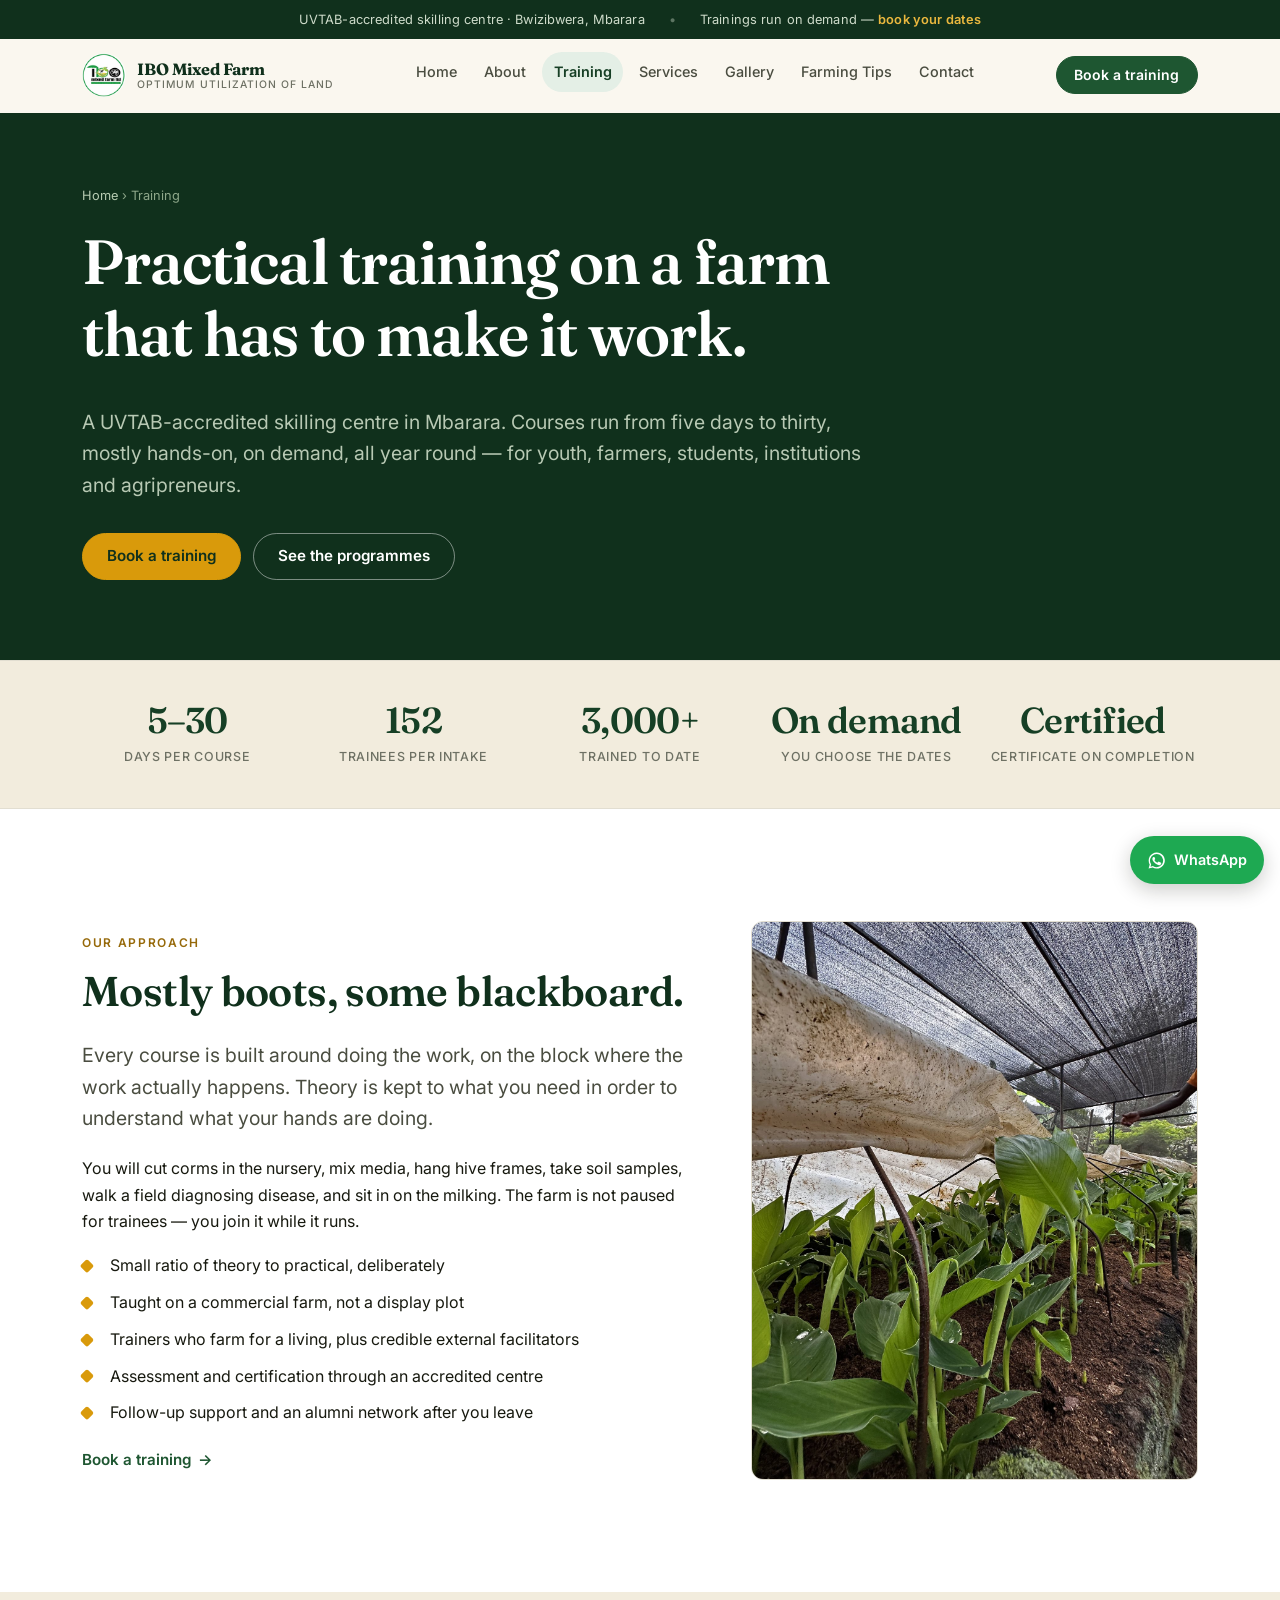
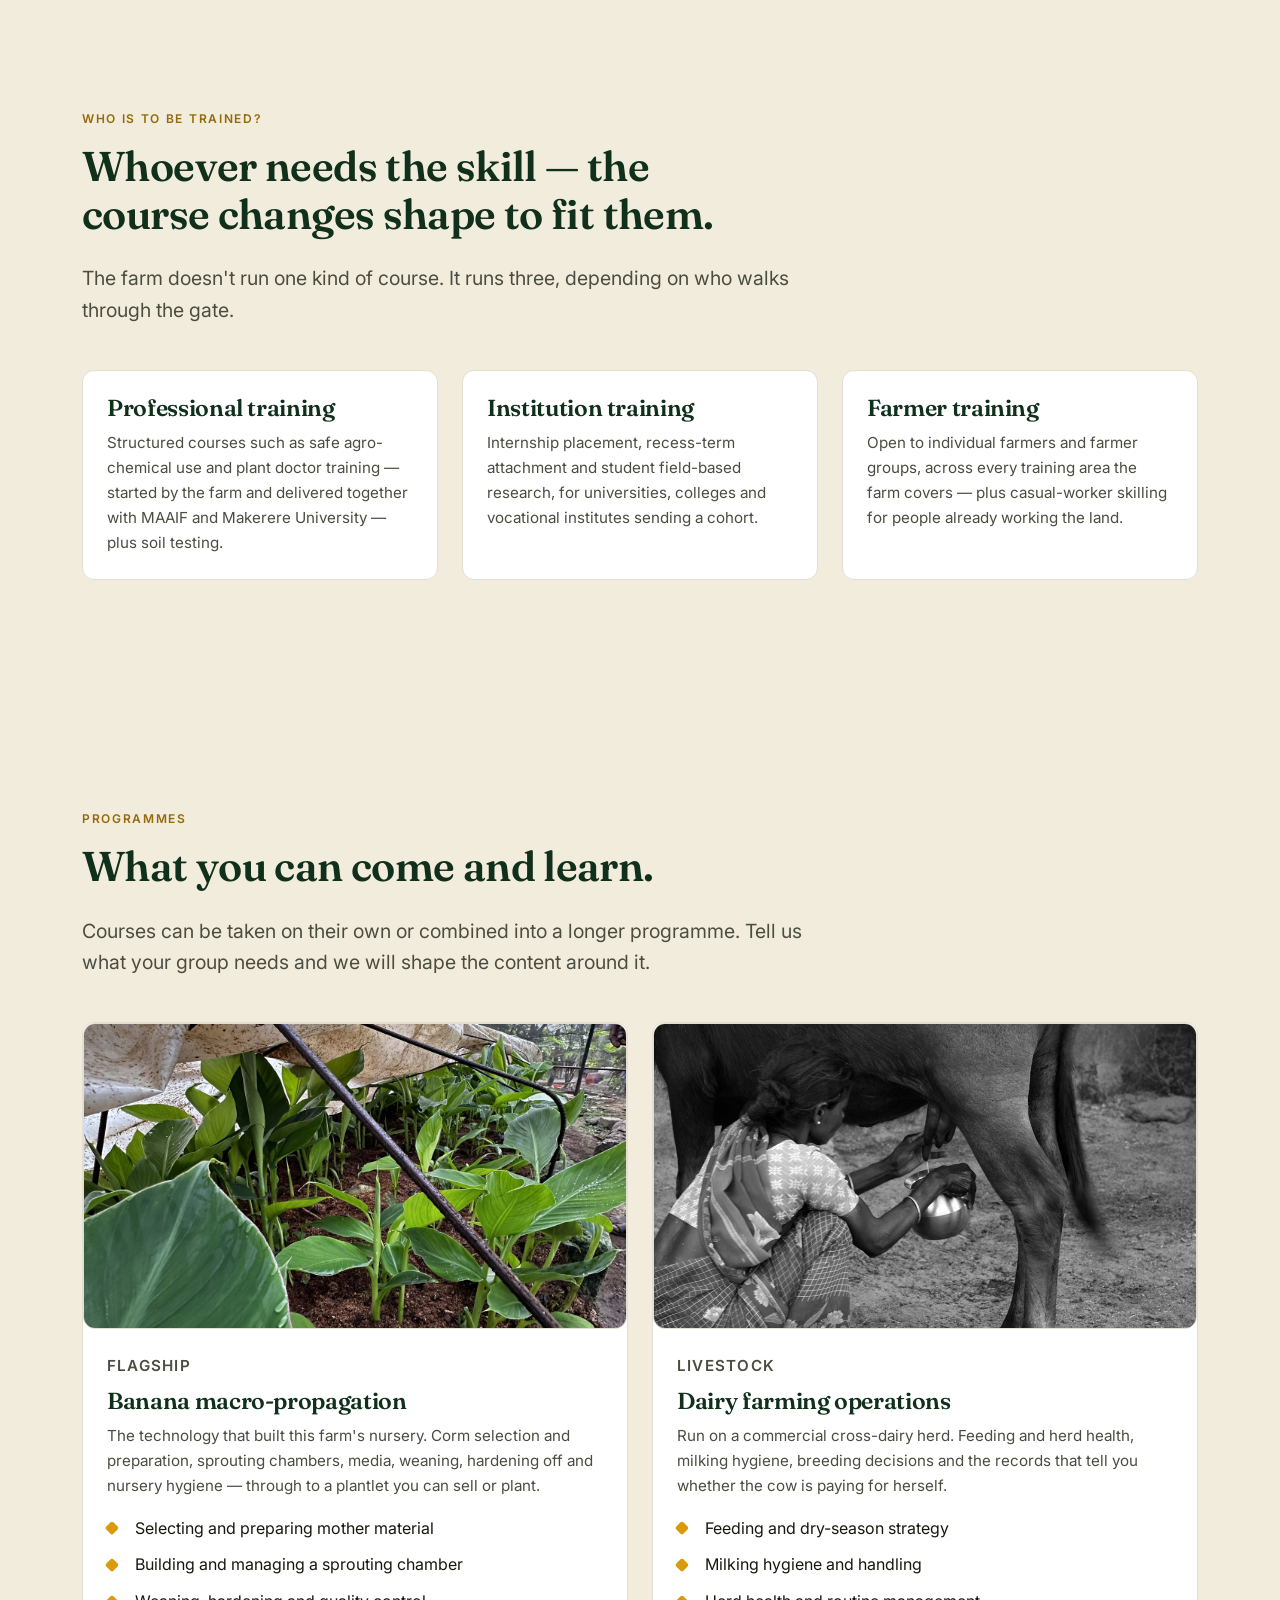
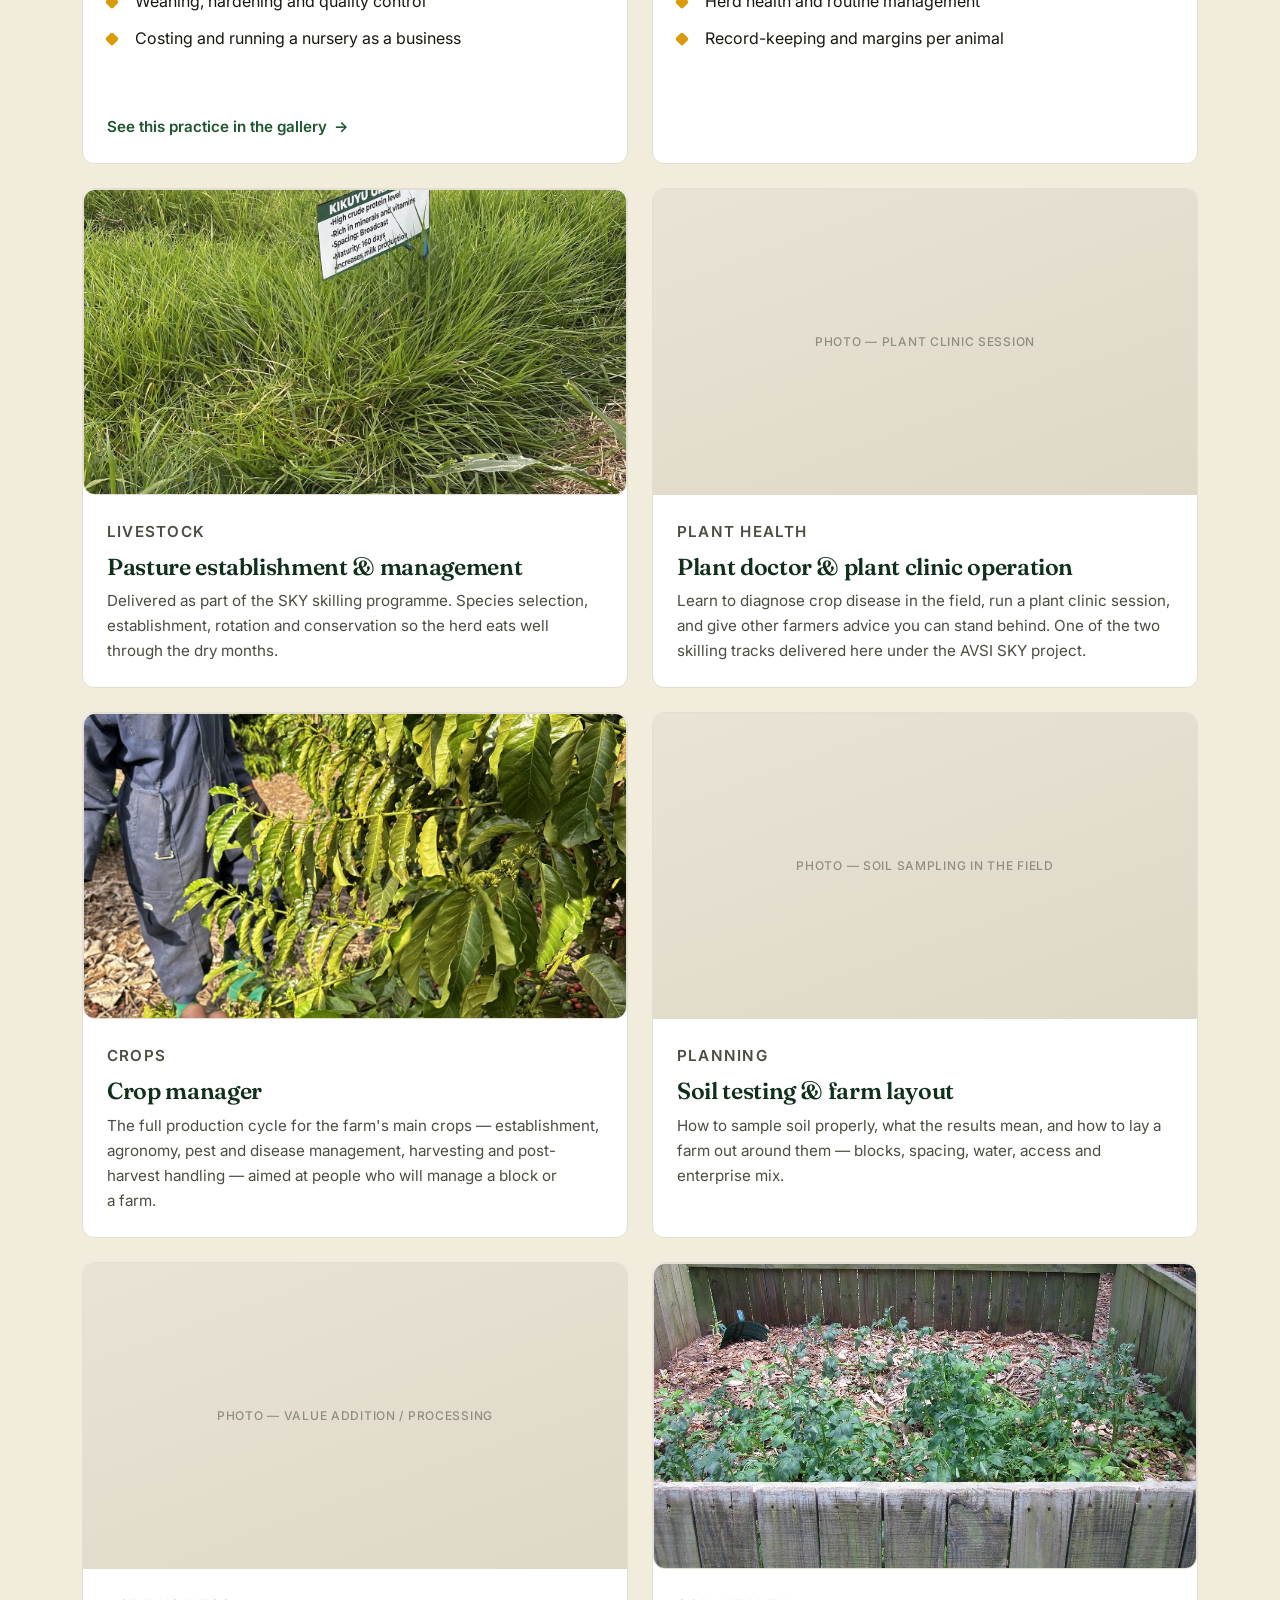
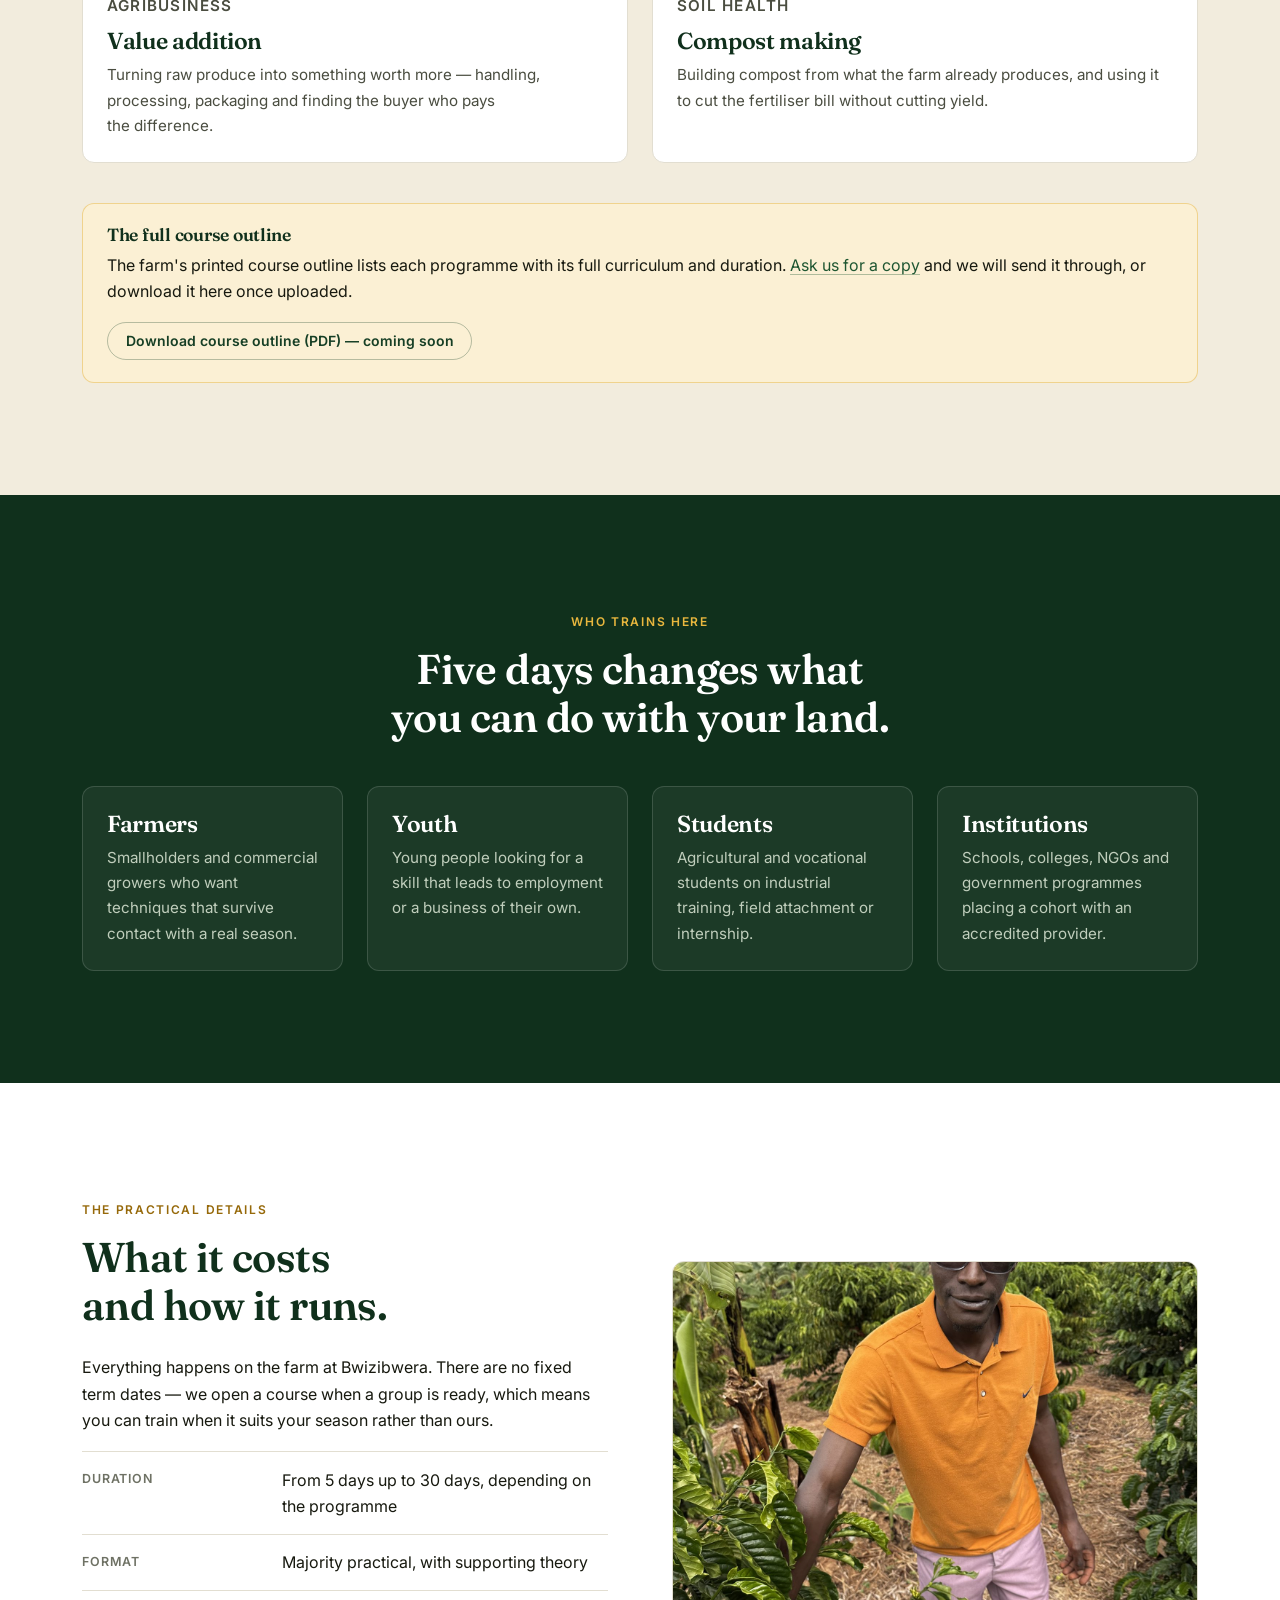
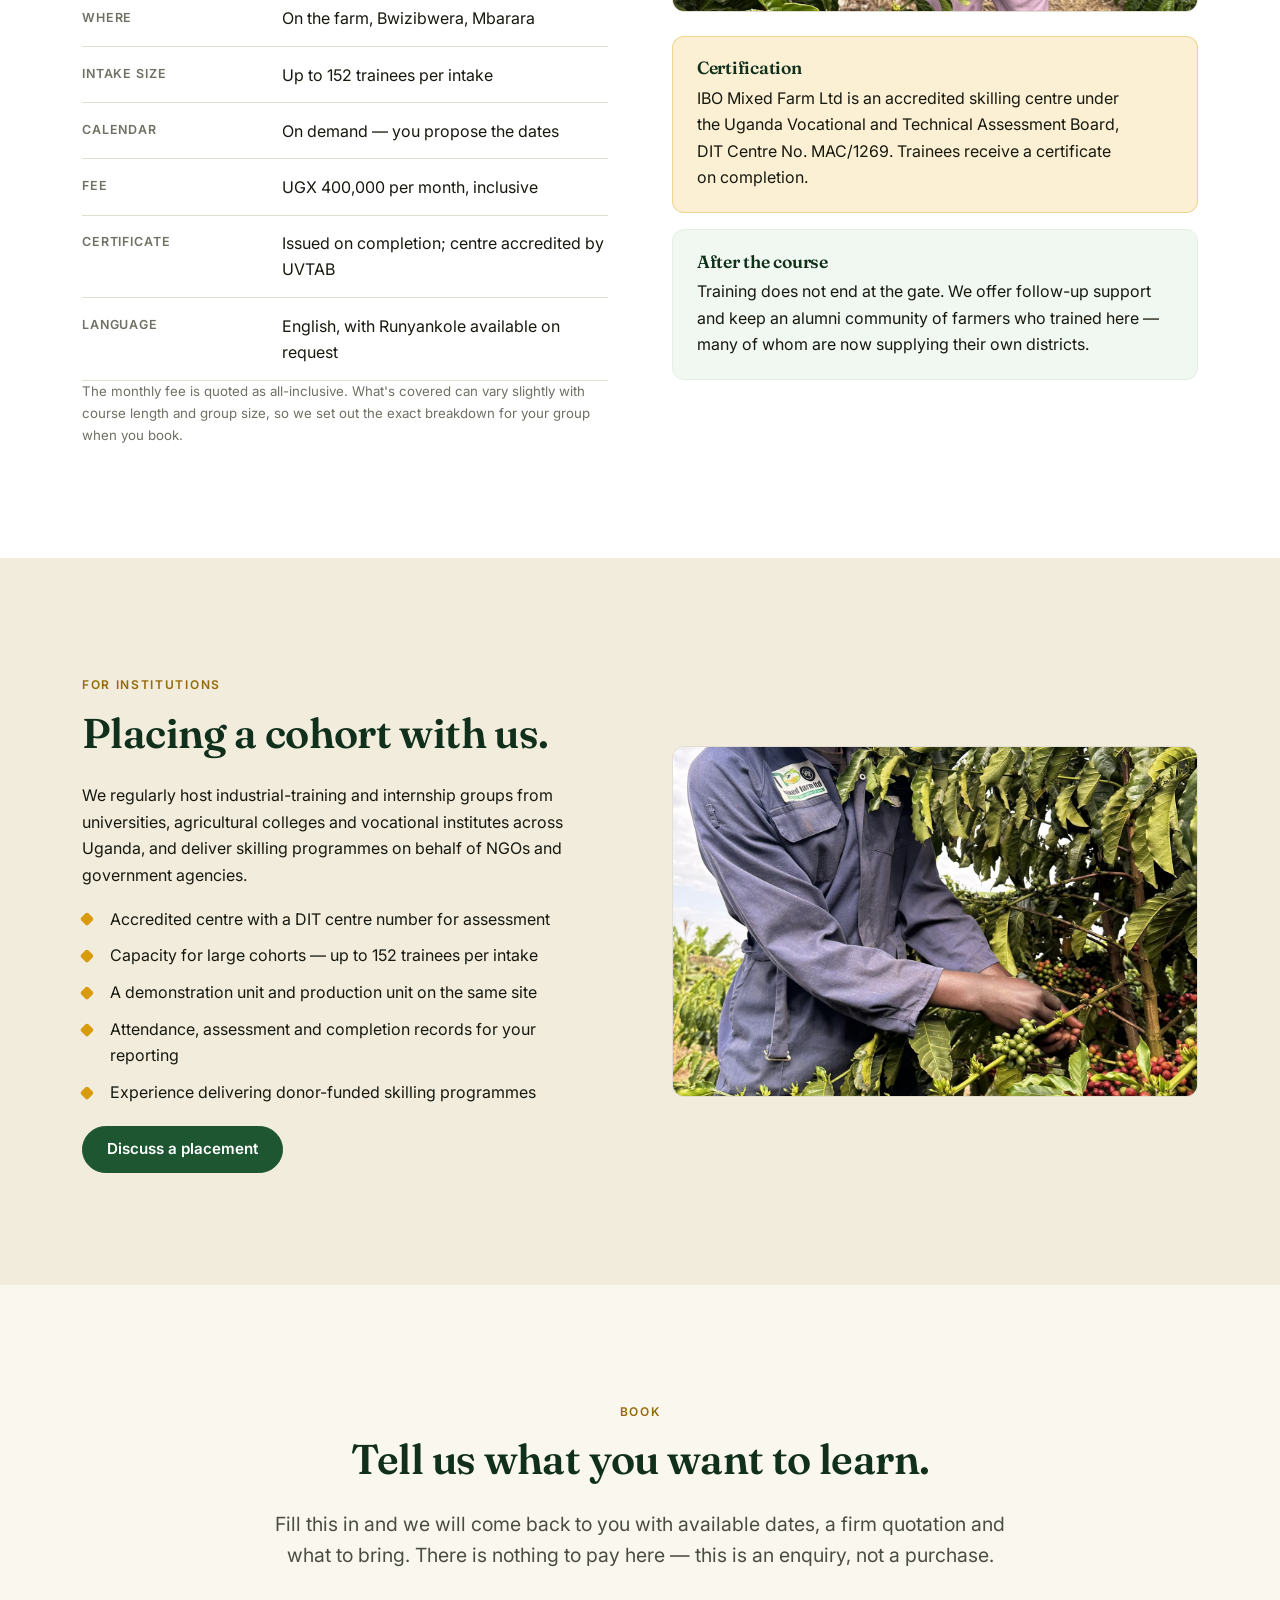
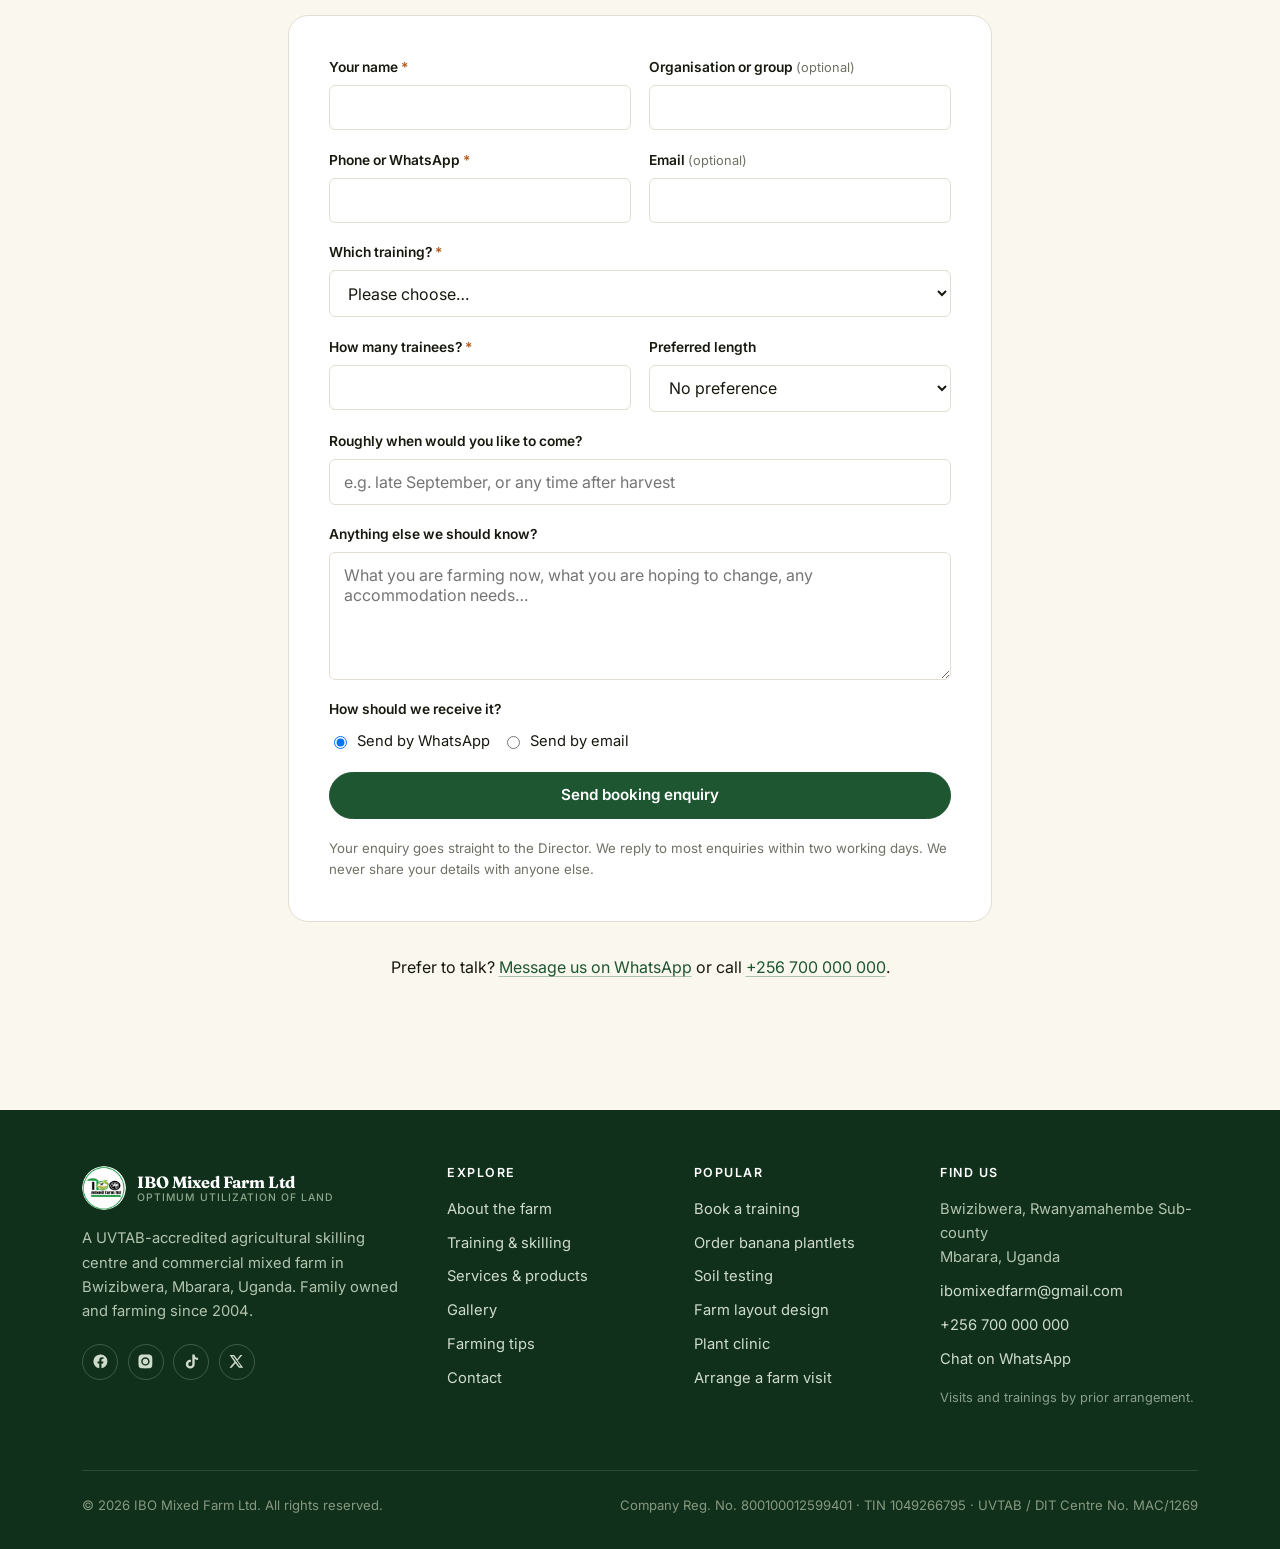
<file: training.html>
<!DOCTYPE html>
<html lang="en">
<head>
<meta charset="utf-8">
<meta name="viewport" content="width=device-width, initial-scale=1">
<title>Agricultural Training in Mbarara — UVTAB-Accredited Skilling Centre | IBO Mixed Farm</title>
<meta name="description" content="Practical, on-farm agricultural training in Mbarara, Uganda. Banana macro-propagation, dairy farming, soil testing, farm layout, plant doctor and crop manager courses. 5 to 30 days, certified, run on demand. Book your dates.">
<link rel="canonical" href="https://www.ibomixfarm.com/training.html">
<link rel="icon" type="image/png" href="assets/img/favicon-32.png">
<link rel="apple-touch-icon" href="assets/img/ibo-logo-128.png">

<meta property="og:type" content="website">
<meta property="og:site_name" content="IBO Mixed Farm Ltd">
<meta property="og:title" content="Training &amp; Skilling — IBO Mixed Farm Ltd">
<meta property="og:description" content="Practical, on-farm agricultural training in Mbarara, Uganda. Banana macro-propagation, dairy farming, soil testing, farm layout, plant doctor and crop manager courses. 5 to 30 days, certified, run on demand. Book your dates.">
<meta property="og:url" content="https://www.ibomixfarm.com/training.html">
<meta property="og:locale" content="en_UG">
<meta name="twitter:card" content="summary_large_image">
<meta name="theme-color" content="#10301c">

<link rel="preconnect" href="https://fonts.googleapis.com">
<link rel="preconnect" href="https://fonts.gstatic.com" crossorigin>
<link href="https://fonts.googleapis.com/css2?family=Fraunces:opsz,wght@9..144,400;9..144,600;9..144,700&amp;family=Inter:wght@400;500;600;700&amp;display=swap" rel="stylesheet">
<link rel="stylesheet" href="assets/css/style.css">
</head>
<body>

<a class="skip-link" href="#main">Skip to content</a>

<div class="topbar">
  <div class="wrap topbar__inner">
    <span>UVTAB-accredited skilling centre &middot; Bwizibwera, Mbarara</span>
    <span class="topbar__sep">&bull;</span>
    <span class="topbar__item--optional">Trainings run on demand — <a href="training.html#book">book your dates</a></span>
  </div>
</div>

<header class="site-header">
  <div class="wrap site-header__inner">
    <a class="brand" href="index.html">
      <img class="brand__logo" src="assets/img/ibo-logo-128.png" alt="" width="44" height="44" aria-hidden="true">
      <span class="brand__text">
        <span class="brand__name">IBO Mixed Farm</span>
        <span class="brand__tag">Optimum Utilization of Land</span>
      </span>
    </a>

    <nav class="nav" aria-label="Main">
      <ul class="nav__list">
        <li><a class="nav__link" href="index.html">Home</a></li>
        <li><a class="nav__link" href="about.html">About</a></li>
        <li><a class="nav__link" href="training.html" aria-current="page">Training</a></li>
        <li><a class="nav__link" href="services.html">Services</a></li>
        <li><a class="nav__link" href="gallery.html">Gallery</a></li>
        <li><a class="nav__link" href="journal.html">Farming Tips</a></li>
        <li><a class="nav__link" href="contact.html">Contact</a></li>
      </ul>
    </nav>

    <a class="btn btn--primary btn--sm header__cta" href="training.html#book">Book a training</a>

    <button class="nav-toggle" type="button" aria-expanded="false" aria-controls="mobile-nav">
      <span class="nav-toggle__bars" aria-hidden="true"></span>
      <span class="nav-toggle__label">Menu</span>
    </button>
  </div>

  <div class="mobile-nav" id="mobile-nav">
    <div class="wrap">
      <ul class="mobile-nav__list">
        <li><a class="mobile-nav__link" href="index.html">Home</a></li>
        <li><a class="mobile-nav__link" href="about.html">About the farm</a></li>
        <li><a class="mobile-nav__link" href="training.html" aria-current="page">Training &amp; skilling</a></li>
        <li><a class="mobile-nav__link" href="services.html">Services &amp; products</a></li>
        <li><a class="mobile-nav__link" href="gallery.html">Gallery</a></li>
        <li><a class="mobile-nav__link" href="journal.html">Farming tips</a></li>
        <li><a class="mobile-nav__link" href="contact.html">Contact &amp; visit</a></li>
      </ul>
      <a class="btn btn--primary btn--block" href="training.html#book">Book a training</a>
    </div>
  </div>
</header>

<main id="main">

<section class="page-hero">
  <div class="wrap">
    <p class="breadcrumb"><a href="index.html">Home</a> &rsaquo; Training</p>
    <h1>Practical training on a farm that has to make it work.</h1>
    <p class="lede">
      A UVTAB-accredited skilling centre in Mbarara. Courses run from five days
      to thirty, mostly hands-on, on demand, all year round — for youth, farmers,
      students, institutions and agripreneurs.
    </p>
    <div class="btn-row" style="margin-top:2rem">
      <a class="btn btn--gold" href="#book">Book a training</a>
      <a class="btn btn--on-dark" href="#programmes">See the programmes</a>
    </div>
  </div>
</section>

<!-- ===================== AT A GLANCE ===================== -->
<section class="stats" aria-label="Training at a glance">
  <div class="wrap">
    <div class="stats__grid">
      <div class="stat">
        <span class="stat__num">5&ndash;30</span>
        <span class="stat__label">Days per course</span>
      </div>
      <div class="stat">
        <span class="stat__num">152</span>
        <span class="stat__label">Trainees per intake</span>
      </div>
      <div class="stat">
        <span class="stat__num">3,000+</span>
        <span class="stat__label">Trained to date</span>
      </div>
      <div class="stat">
        <span class="stat__num">On&nbsp;demand</span>
        <span class="stat__label">You choose the dates</span>
      </div>
      <div class="stat">
        <span class="stat__num">Certified</span>
        <span class="stat__label">Certificate on completion</span>
      </div>
    </div>
  </div>
</section>

<!-- ===================== APPROACH ===================== -->
<section class="section section--white">
  <div class="wrap split split--wide-text reveal">
    <div>
      <span class="eyebrow">Our approach</span>
      <h2>Mostly boots, some blackboard.</h2>
      <p class="lede">
        Every course is built around doing the work, on the block where the work
        actually happens. Theory is kept to what you need in order to understand
        what your hands are doing.
      </p>
      <p>
        You will cut corms in the nursery, mix media, hang hive frames, take soil
        samples, walk a field diagnosing disease, and sit in on the milking. The
        farm is not paused for trainees — you join it while it runs.
      </p>
      <ul class="tick-list">
        <li>Small ratio of theory to practical, deliberately</li>
        <li>Taught on a commercial farm, not a display plot</li>
        <li>Trainers who farm for a living, plus credible external facilitators</li>
        <li>Assessment and certification through an accredited centre</li>
        <li>Follow-up support and an alumni network after you leave</li>
      </ul>
      <a class="arrow-link" href="#book">Book a training</a>
    </div>
    <div>
      <div class="photo-frame ph--4x5"><img src="assets/img/farm/training-nursery-work.jpg" alt="Working inside the humid planting chamber" loading="lazy"></div>
    </div>
  </div>
</section>

<!-- ===================== WHO IS TO BE TRAINED ===================== -->
<section class="section section--sand">
  <div class="wrap reveal">
    <div class="section-head">
      <span class="eyebrow">Who is to be trained?</span>
      <h2>Whoever needs the skill — the course changes shape to fit them.</h2>
      <p class="lede">
        The farm doesn't run one kind of course. It runs three, depending on who
        walks through the gate.
      </p>
    </div>

    <div class="grid grid--3 reveal">
      <article class="card">
        <div class="card__body">
          <h3>Professional training</h3>
          <p>
            Structured courses such as safe agro-chemical use and plant doctor
            training — started by the farm and delivered together with MAAIF
            and Makerere University — plus soil testing.
          </p>
        </div>
      </article>
      <article class="card">
        <div class="card__body">
          <h3>Institution training</h3>
          <p>
            Internship placement, recess-term attachment and student
            field-based research, for universities, colleges and vocational
            institutes sending a cohort.
          </p>
        </div>
      </article>
      <article class="card">
        <div class="card__body">
          <h3>Farmer training</h3>
          <p>
            Open to individual farmers and farmer groups, across every
            training area the farm covers — plus casual-worker skilling for
            people already working the land.
          </p>
        </div>
      </article>
    </div>
  </div>
</section>

<!-- ===================== PROGRAMMES ===================== -->
<section class="section section--sand" id="programmes">
  <div class="wrap">
    <div class="section-head reveal">
      <span class="eyebrow">Programmes</span>
      <h2>What you can come and learn.</h2>
      <p class="lede">
        Courses can be taken on their own or combined into a longer programme.
        Tell us what your group needs and we will shape the content around it.
      </p>
    </div>

    <div class="grid grid--2 reveal">
      <article class="card">
        <div class="photo-frame ph--16x9 ph--flush"><img src="assets/img/farm/training-macro-chamber.jpg" alt="Inside the macro-propagation planting chamber" loading="lazy"></div>
        <div class="card__body">
          <p class="card__meta">Flagship</p>
          <h3>Banana macro-propagation</h3>
          <p>
            The technology that built this farm's nursery. Corm selection and
            preparation, sprouting chambers, media, weaning, hardening off and
            nursery hygiene — through to a plantlet you can sell or plant.
          </p>
          <ul class="tick-list">
            <li>Selecting and preparing mother material</li>
            <li>Building and managing a sprouting chamber</li>
            <li>Weaning, hardening and quality control</li>
            <li>Costing and running a nursery as a business</li>
          </ul>
          <p class="mb-0" style="margin-top:1rem">
            <a class="arrow-link" href="gallery.html#nursery">See this practice in the gallery</a>
          </p>
        </div>
      </article>

      <article class="card">
        <div class="photo-frame ph--16x9 ph--flush"><img src="assets/img/farm/stock-milking.jpg" alt="Hand-milking a cow into a pail" loading="lazy"></div>
        <div class="card__body">
          <p class="card__meta">Livestock</p>
          <h3>Dairy farming operations</h3>
          <p>
            Run on a commercial cross-dairy herd. Feeding and herd health,
            milking hygiene, breeding decisions and the records that tell you
            whether the cow is paying for herself.
          </p>
          <ul class="tick-list">
            <li>Feeding and dry-season strategy</li>
            <li>Milking hygiene and handling</li>
            <li>Herd health and routine management</li>
            <li>Record-keeping and margins per animal</li>
          </ul>
        </div>
      </article>

      <article class="card">
        <div class="photo-frame ph--16x9 ph--flush"><img src="assets/img/farm/training-pasture-block.jpg" alt="Established pasture grass in the grazing block" loading="lazy"></div>
        <div class="card__body">
          <p class="card__meta">Livestock</p>
          <h3>Pasture establishment &amp; management</h3>
          <p>
            Delivered as part of the SKY skilling programme. Species selection,
            establishment, rotation and conservation so the herd eats well
            through the dry months.
          </p>
        </div>
      </article>

      <article class="card">
        <div class="ph ph--16x9 ph--flush" data-label="Photo — plant clinic session"></div>
        <div class="card__body">
          <p class="card__meta">Plant health</p>
          <h3>Plant doctor &amp; plant clinic operation</h3>
          <p>
            Learn to diagnose crop disease in the field, run a plant clinic
            session, and give other farmers advice you can stand behind. One of
            the two skilling tracks delivered here under the AVSI SKY project.
          </p>
        </div>
      </article>

      <article class="card">
        <div class="photo-frame ph--16x9 ph--flush"><img src="assets/img/farm/training-crop-manager-walk.jpg" alt="Trainees walking the coffee block during a field session" loading="lazy"></div>
        <div class="card__body">
          <p class="card__meta">Crops</p>
          <h3>Crop manager</h3>
          <p>
            The full production cycle for the farm's main crops — establishment,
            agronomy, pest and disease management, harvesting and post-harvest
            handling — aimed at people who will manage a block or a farm.
          </p>
        </div>
      </article>

      <article class="card">
        <div class="ph ph--16x9 ph--flush" data-label="Photo — soil sampling in the field"></div>
        <div class="card__body">
          <p class="card__meta">Planning</p>
          <h3>Soil testing &amp; farm layout</h3>
          <p>
            How to sample soil properly, what the results mean, and how to lay a
            farm out around them — blocks, spacing, water, access and enterprise
            mix.
          </p>
        </div>
      </article>

      <article class="card">
        <div class="ph ph--16x9 ph--flush" data-label="Photo — value addition / processing"></div>
        <div class="card__body">
          <p class="card__meta">Agribusiness</p>
          <h3>Value addition</h3>
          <p>
            Turning raw produce into something worth more — handling,
            processing, packaging and finding the buyer who pays the difference.
          </p>
        </div>
      </article>

      <article class="card">
        <div class="photo-frame ph--16x9 ph--flush"><img src="assets/img/farm/stock-compost-heap.jpg" alt="A garden compost heap" loading="lazy"></div>
        <div class="card__body">
          <p class="card__meta">Soil health</p>
          <h3>Compost making</h3>
          <p>
            Building compost from what the farm already produces, and using it to
            cut the fertiliser bill without cutting yield.
          </p>
        </div>
      </article>
    </div>

    <div class="callout" style="margin-top:2.5rem">
      <h3>The full course outline</h3>
      <p>
        The farm's printed course outline lists each programme with its full
        curriculum and duration. <a href="contact.html">Ask us for a copy</a> and
        we will send it through, or download it here once uploaded.
      </p>
      <p class="mb-0">
        <a class="btn btn--ghost btn--sm" href="#" aria-disabled="true">Download course outline (PDF) — coming soon</a>
      </p>
    </div>
  </div>
</section>

<!-- ===================== WHO IT IS FOR ===================== -->
<section class="section section--dark" id="who">
  <div class="wrap">
    <div class="section-head section-head--center reveal">
      <span class="eyebrow">Who trains here</span>
      <h2>Five days changes what you can do with your land.</h2>
    </div>

    <div class="grid grid--4 reveal">
      <article class="card card--on-dark">
        <div class="card__body">
          <h3>Farmers</h3>
          <p>
            Smallholders and commercial growers who want techniques that survive
            contact with a real season.
          </p>
        </div>
      </article>
      <article class="card card--on-dark">
        <div class="card__body">
          <h3>Youth</h3>
          <p>
            Young people looking for a skill that leads to employment or a
            business of their own.
          </p>
        </div>
      </article>
      <article class="card card--on-dark">
        <div class="card__body">
          <h3>Students</h3>
          <p>
            Agricultural and vocational students on industrial training, field
            attachment or internship.
          </p>
        </div>
      </article>
      <article class="card card--on-dark">
        <div class="card__body">
          <h3>Institutions</h3>
          <p>
            Schools, colleges, NGOs and government programmes placing a cohort
            with an accredited provider.
          </p>
        </div>
      </article>
    </div>
  </div>
</section>

<!-- ===================== PRACTICAL DETAILS ===================== -->
<section class="section section--white" id="details">
  <div class="wrap split">
    <div class="reveal">
      <span class="eyebrow">The practical details</span>
      <h2>What it costs and how it runs.</h2>
      <p>
        Everything happens on the farm at Bwizibwera. There are no fixed term
        dates — we open a course when a group is ready, which means you can train
        when it suits your season rather than ours.
      </p>
      <ul class="detail-list">
        <li><span class="detail-list__key">Duration</span><span class="detail-list__val">From 5 days up to 30 days, depending on the programme</span></li>
        <li><span class="detail-list__key">Format</span><span class="detail-list__val">Majority practical, with supporting theory</span></li>
        <li><span class="detail-list__key">Where</span><span class="detail-list__val">On the farm, Bwizibwera, Mbarara</span></li>
        <li><span class="detail-list__key">Intake size</span><span class="detail-list__val">Up to 152 trainees per intake</span></li>
        <li><span class="detail-list__key">Calendar</span><span class="detail-list__val">On demand — you propose the dates</span></li>
        <li><span class="detail-list__key">Fee</span><span class="detail-list__val">UGX 400,000 per month, inclusive</span></li>
        <li><span class="detail-list__key">Certificate</span><span class="detail-list__val">Issued on completion; centre accredited by UVTAB</span></li>
        <li><span class="detail-list__key">Language</span><span class="detail-list__val">English, with Runyankole available on request</span></li>
      </ul>
      <p class="form__footnote">
        The monthly fee is quoted as all-inclusive. What's covered can vary
        slightly with course length and group size, so we set out the exact
        breakdown for your group when you book.
      </p>
    </div>

    <div class="reveal">
      <div class="photo-frame ph--3x2"><img src="assets/img/farm/training-trainees-shed.jpg" alt="A trainee at work during the skilling programme" loading="lazy"></div>

      <div class="callout" style="margin-top:1.5rem">
        <h3>Certification</h3>
        <p class="mb-0">
          IBO Mixed Farm Ltd is an accredited skilling centre under the Uganda
          Vocational and Technical Assessment Board, DIT Centre No. MAC/1269.
          Trainees receive a certificate on completion.
        </p>
      </div>

      <div class="callout callout--note" style="margin-top:1rem">
        <h3>After the course</h3>
        <p class="mb-0">
          Training does not end at the gate. We offer follow-up support and keep
          an alumni community of farmers who trained here — many of whom are now
          supplying their own districts.
        </p>
      </div>
    </div>
  </div>
</section>

<!-- ===================== INSTITUTIONS ===================== -->
<section class="section section--sand" id="institutions">
  <div class="wrap split split--media-first">
    <div class="reveal">
      <div class="photo-frame ph--3x2"><img src="assets/img/farm/training-student-cohort.jpg" alt="A skilling project trainee examining a coffee plant" loading="lazy"></div>
    </div>
    <div class="reveal">
      <span class="eyebrow">For institutions</span>
      <h2>Placing a cohort with us.</h2>
      <p>
        We regularly host industrial-training and internship groups from
        universities, agricultural colleges and vocational institutes across
        Uganda, and deliver skilling programmes on behalf of NGOs and government
        agencies.
      </p>
      <ul class="tick-list">
        <li>Accredited centre with a DIT centre number for assessment</li>
        <li>Capacity for large cohorts — up to 152 trainees per intake</li>
        <li>A demonstration unit and production unit on the same site</li>
        <li>Attendance, assessment and completion records for your reporting</li>
        <li>Experience delivering donor-funded skilling programmes</li>
      </ul>
      <a class="btn btn--primary" href="contact.html#partnership">Discuss a placement</a>
    </div>
  </div>
</section>

<!-- ===================== BOOKING FORM ===================== -->
<section class="section" id="book">
  <div class="wrap">
    <div class="section-head section-head--center reveal">
      <span class="eyebrow">Book</span>
      <h2>Tell us what you want to learn.</h2>
      <p class="lede">
        Fill this in and we will come back to you with available dates, a firm
        quotation and what to bring. There is nothing to pay here — this is an
        enquiry, not a purchase.
      </p>
    </div>

    <div class="form-card reveal" style="max-width:44rem;margin-inline:auto">
      <form class="form" data-enquiry data-form-title="Training booking enquiry" novalidate>
        <div class="honeypot">
          <label>Company website <input type="text" name="company_website" tabindex="-1" autocomplete="off"></label>
        </div>

        <div class="field-row">
          <div class="field">
            <label for="b-name">Your name <span class="req">*</span></label>
            <input id="b-name" name="Name" type="text" autocomplete="name" required>
          </div>
          <div class="field">
            <label for="b-org">Organisation or group <span class="hint">(optional)</span></label>
            <input id="b-org" name="Organisation" type="text" autocomplete="organization">
          </div>
        </div>

        <div class="field-row">
          <div class="field">
            <label for="b-phone">Phone or WhatsApp <span class="req">*</span></label>
            <input id="b-phone" name="Phone" type="tel" autocomplete="tel" required>
          </div>
          <div class="field">
            <label for="b-email">Email <span class="hint">(optional)</span></label>
            <input id="b-email" name="Email" type="email" autocomplete="email">
          </div>
        </div>

        <div class="field">
          <label for="b-course">Which training? <span class="req">*</span></label>
          <select id="b-course" name="Training" required>
            <option value="">Please choose…</option>
            <option>Banana macro-propagation</option>
            <option>Dairy farming operations</option>
            <option>Pasture establishment &amp; management</option>
            <option>Plant doctor &amp; plant clinic operation</option>
            <option>Crop manager</option>
            <option>Soil testing &amp; farm layout</option>
            <option>Value addition</option>
            <option>Compost making</option>
            <option>A combination — please advise</option>
            <option>Industrial training / internship placement</option>
          </select>
        </div>

        <div class="field-row">
          <div class="field">
            <label for="b-people">How many trainees? <span class="req">*</span></label>
            <input id="b-people" name="Number of trainees" type="number" min="1" max="200" required>
          </div>
          <div class="field">
            <label for="b-length">Preferred length</label>
            <select id="b-length" name="Preferred length">
              <option value="">No preference</option>
              <option>About 5 days</option>
              <option>About 2 weeks</option>
              <option>About 1 month</option>
              <option>Longer / not sure</option>
            </select>
          </div>
        </div>

        <div class="field">
          <label for="b-when">Roughly when would you like to come?</label>
          <input id="b-when" name="Preferred dates" type="text" placeholder="e.g. late September, or any time after harvest">
        </div>

        <div class="field">
          <label for="b-msg">Anything else we should know?</label>
          <textarea id="b-msg" name="Notes" placeholder="What you are farming now, what you are hoping to change, any accommodation needs…"></textarea>
        </div>

        <fieldset style="border:0;padding:0;margin:0">
          <legend style="font-size:.86rem;font-weight:600;padding:0;margin-bottom:.5rem">How should we receive it?</legend>
          <div class="btn-row">
            <label style="display:inline-flex;align-items:center;gap:.45rem;font-size:.92rem">
              <input type="radio" name="channel" value="whatsapp" checked style="width:auto"> Send by WhatsApp
            </label>
            <label style="display:inline-flex;align-items:center;gap:.45rem;font-size:.92rem">
              <input type="radio" name="channel" value="email" style="width:auto"> Send by email
            </label>
          </div>
        </fieldset>

        <button class="btn btn--primary btn--block" type="submit">Send booking enquiry</button>

        <p class="form__footnote">
          Your enquiry goes straight to the Director. We reply to most enquiries
          within two working days. We never share your details with anyone else.
        </p>

        <div class="form-status" role="status" hidden></div>
      </form>
    </div>

    <p class="center" style="margin-top:2rem">
      Prefer to talk?
      <a href="#" data-whatsapp="Hello IBO Mixed Farm, I would like to ask about your trainings.">Message us on WhatsApp</a>
      or call <a data-phone-link href="tel:"><span data-phone-text>+256 700 000 000</span></a>.
    </p>
  </div>
</section>

</main>

<footer class="site-footer">
  <div class="wrap">
    <div class="footer__grid">
      <div class="footer__brand">
        <a class="brand" href="index.html">
          <img class="brand__logo" src="assets/img/ibo-logo-128.png" alt="" width="44" height="44" aria-hidden="true">
          <span class="brand__text">
            <span class="brand__name">IBO Mixed Farm Ltd</span>
            <span class="brand__tag">Optimum Utilization of Land</span>
          </span>
        </a>
        <p>
          A UVTAB-accredited agricultural skilling centre and commercial mixed
          farm in Bwizibwera, Mbarara, Uganda. Family owned and farming since
          2004.
        </p>
        <div class="social-row">
          <a href="https://www.facebook.com/share/1DissK6T9m/" aria-label="Facebook" title="Facebook" target="_blank" rel="noopener"><svg viewBox="0 0 24 24" aria-hidden="true"><path d="M22 12a10 10 0 1 0-11.6 9.9v-7H7.9V12h2.5V9.8c0-2.5 1.5-3.9 3.8-3.9 1.1 0 2.2.2 2.2.2v2.5h-1.3c-1.2 0-1.6.8-1.6 1.6V12h2.8l-.4 2.9h-2.4v7A10 10 0 0 0 22 12Z"/></svg></a>
          <a href="https://www.instagram.com/ibomixedfarm" aria-label="Instagram" title="Instagram" target="_blank" rel="noopener"><svg viewBox="0 0 24 24" aria-hidden="true"><path d="M12 2.2c3.2 0 3.6 0 4.9.1 1.2.1 1.8.2 2.2.4.6.2 1 .5 1.4.9.4.4.7.8.9 1.4.2.4.4 1 .4 2.2.1 1.3.1 1.7.1 4.9s0 3.6-.1 4.9c-.1 1.2-.2 1.8-.4 2.2-.2.6-.5 1-.9 1.4-.4.4-.8.7-1.4.9-.4.2-1 .4-2.2.4-1.3.1-1.7.1-4.9.1s-3.6 0-4.9-.1c-1.2-.1-1.8-.2-2.2-.4-.6-.2-1-.5-1.4-.9-.4-.4-.7-.8-.9-1.4-.2-.4-.4-1-.4-2.2-.1-1.3-.1-1.7-.1-4.9s0-3.6.1-4.9c.1-1.2.2-1.8.4-2.2.2-.6.5-1 .9-1.4.4-.4.8-.7 1.4-.9.4-.2 1-.4 2.2-.4 1.3-.1 1.7-.1 4.9-.1Zm0 3.8a6 6 0 1 0 0 12 6 6 0 0 0 0-12Zm0 9.9a3.9 3.9 0 1 1 0-7.8 3.9 3.9 0 0 1 0 7.8Zm7.6-10.1a1.4 1.4 0 1 1-2.8 0 1.4 1.4 0 0 1 2.8 0Z"/></svg></a>
          <a href="https://www.tiktok.com/@ibo.mixed.farm" aria-label="TikTok" title="TikTok" target="_blank" rel="noopener"><svg viewBox="0 0 24 24" aria-hidden="true"><path d="M16.6 2h-3.3v13.9c0 1.6-1.3 2.9-2.9 2.9a2.9 2.9 0 0 1-2.9-2.9 2.9 2.9 0 0 1 2.9-2.9c.3 0 .6 0 .9.1v-3.4a6.3 6.3 0 0 0-.9-.1A6.3 6.3 0 0 0 4 15.9a6.3 6.3 0 0 0 6.4 6.3 6.3 6.3 0 0 0 6.3-6.3V8.6a8.2 8.2 0 0 0 4.8 1.5V6.8a4.8 4.8 0 0 1-4.9-4.8Z"/></svg></a>
          <a href="https://x.com/ibomixedfarm" aria-label="X" title="X" target="_blank" rel="noopener"><svg viewBox="0 0 24 24" aria-hidden="true"><path d="M17.5 3h3.1l-6.8 7.8L21.8 21h-6.2l-4.9-6.4L5.1 21H2l7.3-8.3L2.4 3h6.4l4.4 5.8L17.5 3Zm-1.1 16.1h1.7L7.7 4.8H5.9l10.5 14.3Z"/></svg></a>
        </div>
      </div>

      <div>
        <h4>Explore</h4>
        <ul class="footer__list">
          <li><a href="about.html">About the farm</a></li>
          <li><a href="training.html">Training &amp; skilling</a></li>
          <li><a href="services.html">Services &amp; products</a></li>
          <li><a href="gallery.html">Gallery</a></li>
          <li><a href="journal.html">Farming tips</a></li>
          <li><a href="contact.html">Contact</a></li>
        </ul>
      </div>

      <div>
        <h4>Popular</h4>
        <ul class="footer__list">
          <li><a href="training.html#book">Book a training</a></li>
          <li><a href="services.html#plantlets">Order banana plantlets</a></li>
          <li><a href="services.html#soil">Soil testing</a></li>
          <li><a href="services.html#layout">Farm layout design</a></li>
          <li><a href="services.html#clinic">Plant clinic</a></li>
          <li><a href="contact.html#visit">Arrange a farm visit</a></li>
        </ul>
      </div>

      <div>
        <h4>Find us</h4>
        <ul class="footer__list">
          <li>Bwizibwera, Rwanyamahembe Sub-county<br>Mbarara, Uganda</li>
          <li><a data-email-link href="mailto:ibomixedfarm@gmail.com"><span data-email-text>ibomixedfarm@gmail.com</span></a></li>
          <li><a data-phone-link href="tel:"><span data-phone-text>+256 700 000 000</span></a></li>
          <li><a href="#" data-whatsapp>Chat on WhatsApp</a></li>
        </ul>
        <p style="font-size:.8rem;opacity:.75;margin-top:1rem">
          Visits and trainings by prior arrangement.
        </p>
      </div>
    </div>

    <div class="footer__legal">
      <p>&copy; <span data-year>2026</span> IBO Mixed Farm Ltd. All rights reserved.</p>
      <p>Company Reg. No. 800100012599401 &middot; TIN 1049266795 &middot; UVTAB / DIT Centre No. MAC/1269</p>
    </div>
  </div>
</footer>

<a class="wa-float" href="#" data-whatsapp aria-label="Chat with us on WhatsApp">
  <svg viewBox="0 0 24 24" aria-hidden="true"><path d="M12 2a10 10 0 0 0-8.6 15L2 22l5.2-1.4A10 10 0 1 0 12 2Zm0 18.2a8.2 8.2 0 0 1-4.2-1.2l-.3-.2-3.1.8.8-3-.2-.3A8.2 8.2 0 1 1 12 20.2Zm4.5-6.1c-.2-.1-1.5-.7-1.7-.8s-.4-.1-.6.1-.6.8-.8 1-.3.2-.6.1a6.7 6.7 0 0 1-2-1.2 7.5 7.5 0 0 1-1.4-1.7c-.1-.3 0-.4.1-.5l.4-.5.3-.4v-.4l-.8-1.9c-.2-.5-.4-.4-.6-.4h-.5a1 1 0 0 0-.7.3 3 3 0 0 0-.9 2.2A5.2 5.2 0 0 0 8 13a11.9 11.9 0 0 0 4.6 4 15.5 15.5 0 0 0 1.5.6 3.7 3.7 0 0 0 1.7.1 2.8 2.8 0 0 0 1.8-1.3 2.3 2.3 0 0 0 .2-1.3c-.1-.1-.3-.2-.5-.3Z"/></svg>
  <span class="wa-float__text">WhatsApp</span>
</a>

<script src="assets/js/main.js"></script>
</body>
</html>
</file>
<file: assets/css/style.css>
/* ==========================================================================
   IBO Mixed Farm Ltd — site styles
   Palette taken from the farm logo: green, gold/orange, black.
   Built mobile-first.
   ========================================================================== */

/* --------------------------------------------------------------------------
   1. Tokens
   -------------------------------------------------------------------------- */
:root {
  /* Brand */
  --green-900: #10301c;
  --green-800: #163f25;
  --green-700: #1e5631;
  --green-600: #27703f;
  --green-500: #34894e;
  --green-100: #e4efe6;
  --green-050: #f1f7f1;

  --gold-600: #96690a; /* darkened from #b8820c: 3.4:1 on cream failed WCAG AA for small text (4.5:1) — this reads 4.5:1+ */
  --gold-500: #d99a0b;
  --gold-400: #e9b73e;
  --gold-100: #fbf0d4;

  --clay-600: #b45a1c;

  /* Neutrals */
  --ink: #17190f;
  --ink-70: #4a4d40;
  --ink-50: #6e7164;
  --line: #e2ded1;
  --cream: #faf7ef;
  --sand: #f2ecdd;
  --white: #ffffff;

  /* Type */
  --font-display: "Fraunces", "Iowan Old Style", Georgia, "Times New Roman", serif;
  --font-body: "Inter", -apple-system, BlinkMacSystemFont, "Segoe UI", Roboto,
    "Helvetica Neue", Arial, sans-serif;

  /* Rhythm */
  --wrap: 1180px;
  --wrap-narrow: 760px;
  --gutter: 1.25rem;
  --section-y: 4rem;

  --radius-sm: 6px;
  --radius: 12px;
  --radius-lg: 20px;

  --shadow-sm: 0 1px 2px rgba(23, 25, 15, 0.06), 0 2px 8px rgba(23, 25, 15, 0.05);
  --shadow: 0 2px 4px rgba(23, 25, 15, 0.05), 0 12px 28px rgba(23, 25, 15, 0.09);

  --ease: cubic-bezier(0.22, 0.61, 0.36, 1);
}

@media (min-width: 768px) {
  :root {
    --gutter: 2rem;
    --section-y: 5.5rem;
  }
}

@media (min-width: 1100px) {
  :root {
    --section-y: 7rem;
  }
}

/* --------------------------------------------------------------------------
   2. Reset / base
   -------------------------------------------------------------------------- */
*,
*::before,
*::after {
  box-sizing: border-box;
}

html {
  -webkit-text-size-adjust: 100%;
  scroll-behavior: smooth;
  scroll-padding-top: 5.5rem;
}

@media (prefers-reduced-motion: reduce) {
  html {
    scroll-behavior: auto;
  }
  *,
  *::before,
  *::after {
    animation-duration: 0.01ms !important;
    transition-duration: 0.01ms !important;
  }
}

body {
  margin: 0;
  background: var(--cream);
  color: var(--ink);
  font-family: var(--font-body);
  font-size: 1rem;
  line-height: 1.65;
  -webkit-font-smoothing: antialiased;
  overflow-x: hidden;
}

img,
svg,
iframe {
  max-width: 100%;
  display: block;
}

a {
  color: var(--green-700);
  text-decoration-color: color-mix(in srgb, var(--green-700) 35%, transparent);
  text-underline-offset: 3px;
}

a:hover {
  text-decoration-color: currentColor;
}

h1,
h2,
h3,
h4 {
  font-family: var(--font-display);
  font-weight: 600;
  line-height: 1.15;
  letter-spacing: -0.015em;
  color: var(--green-900);
  margin: 0 0 0.6em;
  text-wrap: balance;
}

h1 {
  font-size: clamp(2.1rem, 6vw, 3.9rem);
}
h2 {
  font-size: clamp(1.65rem, 4vw, 2.6rem);
}
h3 {
  font-size: clamp(1.15rem, 2.2vw, 1.45rem);
}
h4 {
  font-size: 1.05rem;
}

p {
  margin: 0 0 1.1em;
  text-wrap: pretty;
}

ul,
ol {
  margin: 0 0 1.1em;
  padding-left: 1.15rem;
}

li {
  margin-bottom: 0.4em;
}

hr {
  border: 0;
  border-top: 1px solid var(--line);
  margin: 2.5rem 0;
}

:focus-visible {
  outline: 3px solid var(--gold-500);
  outline-offset: 3px;
  border-radius: 3px;
}

.skip-link {
  position: absolute;
  left: -9999px;
  top: 0;
  background: var(--green-800);
  color: #fff;
  padding: 0.75rem 1.25rem;
  z-index: 999;
  border-radius: 0 0 var(--radius-sm) 0;
}

.skip-link:focus {
  left: 0;
}

/* --------------------------------------------------------------------------
   3. Layout helpers
   -------------------------------------------------------------------------- */
.wrap {
  width: 100%;
  max-width: var(--wrap);
  margin-inline: auto;
  padding-inline: var(--gutter);
}

.wrap--narrow {
  max-width: var(--wrap-narrow);
}

.section {
  padding-block: var(--section-y);
}

.section--tight {
  padding-block: calc(var(--section-y) * 0.62);
}

.section--sand {
  background: var(--sand);
}

.section--white {
  background: var(--white);
}

.section--dark {
  background: var(--green-900);
  color: #dfe7dc;
}

.section--dark h2,
.section--dark h3,
.section--dark h4 {
  color: #fff;
}

.section--dark a {
  color: var(--gold-400);
}

.section-head {
  max-width: 46rem;
  margin-bottom: 2.75rem;
}

.section-head--center {
  margin-inline: auto;
  text-align: center;
}

.eyebrow {
  display: inline-block;
  font-family: var(--font-body);
  font-size: 0.75rem;
  font-weight: 600;
  letter-spacing: 0.14em;
  text-transform: uppercase;
  color: var(--gold-600);
  margin-bottom: 0.9rem;
}

.section--dark .eyebrow {
  color: var(--gold-400);
}

.lede {
  font-size: clamp(1.05rem, 2vw, 1.22rem);
  line-height: 1.6;
  color: var(--ink-70);
}

.section--dark .lede {
  color: #c6d2c2;
}

.grid {
  display: grid;
  gap: 1.5rem;
}

/* Grid children default to min-width:auto, which lets long unbreakable content
   push a track wider than its share and overflow the page on small screens. */
.grid > *,
.split > *,
.gallery-grid > *,
.logo-wall > * {
  min-width: 0;
}

@media (min-width: 640px) {
  .grid--2 {
    grid-template-columns: repeat(2, 1fr);
  }
}

@media (min-width: 900px) {
  .grid--3 {
    grid-template-columns: repeat(3, 1fr);
  }
  .grid--4 {
    grid-template-columns: repeat(4, 1fr);
  }
  .grid--2-lg {
    grid-template-columns: repeat(2, 1fr);
  }
}

@media (min-width: 640px) and (max-width: 899px) {
  .grid--3,
  .grid--4 {
    grid-template-columns: repeat(2, 1fr);
  }
}

.split {
  display: grid;
  gap: 2.5rem;
  align-items: center;
}

@media (min-width: 900px) {
  .split {
    grid-template-columns: 1fr 1fr;
    gap: 4rem;
  }
  .split--media-first > :first-child {
    order: 2;
  }
  .split--wide-text {
    grid-template-columns: 1.15fr 0.85fr;
  }
}

.stack > * + * {
  margin-top: 1rem;
}

.center {
  text-align: center;
}

.mt-0 {
  margin-top: 0;
}
.mb-0 {
  margin-bottom: 0;
}

/* --------------------------------------------------------------------------
   4. Placeholder images
   Every image on this build is an intentionally blank placeholder.
   Swap `.ph` blocks for real <img> tags when the farm photos are supplied.
   -------------------------------------------------------------------------- */
.ph {
  position: relative;
  display: flex;
  align-items: center;
  justify-content: center;
  background: linear-gradient(160deg, #e8e3d5 0%, #ded8c7 100%);
  border: 1px solid var(--line);
  border-radius: var(--radius);
  overflow: hidden;
  aspect-ratio: 4 / 3;
  color: var(--ink-50);
}

.ph::after {
  content: attr(data-label);
  font-size: 0.75rem;
  font-weight: 500;
  letter-spacing: 0.06em;
  text-transform: uppercase;
  text-align: center;
  padding: 0 1.25rem;
  line-height: 1.5;
  opacity: 0.72;
  overflow-wrap: anywhere;
}

.ph--16x9 {
  aspect-ratio: 16 / 9;
}
.ph--3x2 {
  aspect-ratio: 3 / 2;
}
.ph--1x1 {
  aspect-ratio: 1 / 1;
}
.ph--4x5 {
  aspect-ratio: 4 / 5;
}
.ph--tall {
  aspect-ratio: 3 / 4;
}
.ph--wide {
  aspect-ratio: 21 / 9;
}
.ph--round {
  border-radius: 50%;
}
.ph--flush {
  border-radius: 0;
  border: 0;
}

/* Real photo frame: same aspect-ratio classes as .ph, but for an actual <img> */
.photo-frame {
  border-radius: var(--radius);
  border: 1px solid var(--line);
  overflow: hidden;
}
.photo-frame img {
  display: block;
  width: 100%;
  height: 100%;
  object-fit: cover;
}

/* Hero photo slider: five real photos, pure CSS crossfade, no JS */
.hero-slider {
  position: relative;
}

.hero-slider__img {
  position: absolute;
  inset: 0;
  opacity: 0;
  animation: hero-slider-fade 25s infinite;
}

@keyframes hero-slider-fade {
  0% { opacity: 1; }
  17% { opacity: 1; }
  20% { opacity: 0; }
  97% { opacity: 0; }
  100% { opacity: 1; }
}

@media (prefers-reduced-motion: reduce) {
  .hero-slider__img {
    animation: none;
    opacity: 0;
  }
  .hero-slider__img:first-child {
    opacity: 1;
  }
}

/* On the dark hero, the placeholder needs to read as a photo slot, not a card */
.ph--hero {
  aspect-ratio: auto;
  height: 100%;
  min-height: 340px;
  border: 0;
  border-radius: 0;
  background: linear-gradient(150deg, #2c4a33 0%, #1a3222 55%, #24402a 100%);
  color: #a9bda9;
}

.brand__logo {
  width: 44px;
  height: 44px;
  flex: 0 0 44px;
  border-radius: 50%;
  object-fit: cover;
  display: block;
}

/* Logo mark placeholder */
.ph--logo {
  aspect-ratio: 1 / 1;
  width: 44px;
  flex: 0 0 44px;
  border-radius: 50%;
  background: var(--green-700);
  border: 0;
}

.ph--logo::after {
  content: "IBO";
  font-family: var(--font-display);
  font-size: 0.82rem;
  font-weight: 700;
  letter-spacing: 0.02em;
  text-transform: none;
  color: var(--gold-400);
  opacity: 1;
  padding: 0;
}

/* --------------------------------------------------------------------------
   5. Buttons
   -------------------------------------------------------------------------- */
.btn {
  display: inline-flex;
  align-items: center;
  justify-content: center;
  gap: 0.55rem;
  font-family: var(--font-body);
  font-size: 0.95rem;
  font-weight: 600;
  line-height: 1.2;
  padding: 0.85rem 1.5rem;
  border-radius: 999px;
  border: 1.5px solid transparent;
  cursor: pointer;
  text-decoration: none;
  transition: background-color 0.18s var(--ease), color 0.18s var(--ease),
    border-color 0.18s var(--ease), transform 0.18s var(--ease);
}

.btn:hover {
  transform: translateY(-1px);
}

.btn:active {
  transform: translateY(0);
}

.btn--primary {
  background: var(--green-700);
  color: #fff;
  border-color: var(--green-700);
}

.btn--primary:hover {
  background: var(--green-800);
  border-color: var(--green-800);
  color: #fff;
}

.btn--gold {
  background: var(--gold-500);
  color: var(--green-900);
  border-color: var(--gold-500);
}

.btn--gold:hover {
  background: var(--gold-400);
  border-color: var(--gold-400);
  color: var(--green-900);
}

.btn--ghost {
  background: transparent;
  color: var(--green-800);
  border-color: color-mix(in srgb, var(--green-800) 30%, transparent);
}

.btn--ghost:hover {
  border-color: var(--green-800);
  background: var(--green-050);
  color: var(--green-900);
}

.btn--on-dark {
  background: transparent;
  color: #fff;
  border-color: rgba(255, 255, 255, 0.45);
}

.btn--on-dark:hover {
  background: rgba(255, 255, 255, 0.12);
  border-color: #fff;
  color: #fff;
}

.btn--block {
  width: 100%;
}

.btn--sm {
  padding: 0.6rem 1.1rem;
  font-size: 0.875rem;
}

.btn-row {
  display: flex;
  flex-wrap: wrap;
  gap: 0.75rem;
}

/* Text link with arrow */
.arrow-link {
  display: inline-flex;
  align-items: center;
  gap: 0.45rem;
  font-weight: 600;
  font-size: 0.95rem;
  text-decoration: none;
  color: var(--green-700);
}

.arrow-link::after {
  content: "→";
  transition: transform 0.18s var(--ease);
}

.arrow-link:hover::after {
  transform: translateX(4px);
}

.section--dark .arrow-link {
  color: var(--gold-400);
}

/* --------------------------------------------------------------------------
   6. Header / navigation
   -------------------------------------------------------------------------- */
.topbar {
  background: var(--green-900);
  color: #cfdccb;
  font-size: 0.8rem;
  letter-spacing: 0.01em;
}

.topbar__inner {
  display: flex;
  flex-wrap: wrap;
  align-items: center;
  justify-content: center;
  gap: 0.4rem 1.5rem;
  padding-block: 0.55rem;
  text-align: center;
}

.topbar a {
  color: var(--gold-400);
  text-decoration: none;
  font-weight: 600;
}

.topbar a:hover {
  text-decoration: underline;
}

.topbar__sep {
  opacity: 0.4;
}

@media (max-width: 560px) {
  .topbar__sep,
  .topbar__item--optional {
    display: none;
  }
}

.site-header {
  position: sticky;
  top: 0;
  z-index: 100;
  background: color-mix(in srgb, var(--cream) 92%, transparent);
  backdrop-filter: saturate(180%) blur(12px);
  -webkit-backdrop-filter: saturate(180%) blur(12px);
  border-bottom: 1px solid transparent;
  transition: border-color 0.2s var(--ease), box-shadow 0.2s var(--ease);
}

.site-header.is-stuck {
  border-bottom-color: var(--line);
  box-shadow: 0 4px 20px rgba(23, 25, 15, 0.06);
}

.site-header__inner {
  display: flex;
  align-items: center;
  justify-content: space-between;
  gap: 1rem;
  padding-block: 0.85rem;
}

.brand {
  display: inline-flex;
  align-items: center;
  gap: 0.7rem;
  text-decoration: none;
  color: var(--green-900);
  flex-shrink: 0;
}

.brand__text {
  display: flex;
  flex-direction: column;
  line-height: 1.1;
}

.brand__name {
  font-family: var(--font-display);
  font-size: 1.02rem;
  font-weight: 700;
  letter-spacing: -0.01em;
}

.brand__tag {
  font-size: 0.65rem;
  letter-spacing: 0.1em;
  text-transform: uppercase;
  color: var(--ink-50);
  font-weight: 500;
}

.nav {
  display: none;
}

.nav__list {
  display: flex;
  align-items: center;
  gap: 0.25rem;
  list-style: none;
  margin: 0;
  padding: 0;
}

.nav__link {
  display: block;
  padding: 0.5rem 0.72rem;
  border-radius: 999px;
  font-size: 0.9rem;
  font-weight: 500;
  color: var(--ink-70);
  text-decoration: none;
  white-space: nowrap;
  transition: background-color 0.16s var(--ease), color 0.16s var(--ease);
}

.nav__link:hover {
  background: var(--green-050);
  color: var(--green-800);
}

.nav__link[aria-current="page"] {
  color: var(--green-800);
  font-weight: 600;
  background: var(--green-100);
}

.header__cta {
  display: none;
}

.nav-toggle {
  display: inline-flex;
  align-items: center;
  gap: 0.5rem;
  background: transparent;
  border: 1.5px solid var(--line);
  border-radius: 999px;
  padding: 0.5rem 0.9rem;
  font-family: inherit;
  font-size: 0.85rem;
  font-weight: 600;
  color: var(--green-900);
  cursor: pointer;
}

.nav-toggle__bars {
  display: block;
  position: relative;
  width: 16px;
  height: 2px;
  background: currentColor;
  border-radius: 2px;
  transition: background-color 0.15s var(--ease);
}

.nav-toggle__bars::before,
.nav-toggle__bars::after {
  content: "";
  position: absolute;
  left: 0;
  width: 16px;
  height: 2px;
  background: currentColor;
  border-radius: 2px;
  transition: transform 0.2s var(--ease);
}

.nav-toggle__bars::before {
  top: -5px;
}
.nav-toggle__bars::after {
  top: 5px;
}

.nav-toggle[aria-expanded="true"] .nav-toggle__bars {
  background: transparent;
}

.nav-toggle[aria-expanded="true"] .nav-toggle__bars::before {
  transform: translateY(5px) rotate(45deg);
}

.nav-toggle[aria-expanded="true"] .nav-toggle__bars::after {
  transform: translateY(-5px) rotate(-45deg);
}

/* Very narrow phones: the brand lockup and the labelled toggle together are
   wider than the viewport, so drop the tagline and the word "Menu". */
@media (max-width: 400px) {
  .site-header .brand__tag {
    display: none;
  }
  .nav-toggle__label {
    position: absolute;
    width: 1px;
    height: 1px;
    overflow: hidden;
    clip-path: inset(50%);
    white-space: nowrap;
  }
  .nav-toggle {
    padding: 0.6rem 0.7rem;
  }
}

/* Desktop: show the inline nav, hide the drawer trigger.
   This block must sit after the .nav-toggle rules above so it wins. */
@media (min-width: 1024px) {
  .nav,
  .header__cta {
    display: block;
  }
  .nav-toggle {
    display: none;
  }
}

/* Mobile drawer */
.mobile-nav {
  display: none;
  border-top: 1px solid var(--line);
  background: var(--cream);
  padding-bottom: 1.5rem;
}

.mobile-nav.is-open {
  display: block;
}

@media (min-width: 1024px) {
  .mobile-nav,
  .mobile-nav.is-open {
    display: none;
  }
}

.mobile-nav__list {
  list-style: none;
  margin: 0;
  padding: 0.75rem 0 1rem;
}

.mobile-nav__list li {
  margin: 0;
}

.mobile-nav__link {
  display: block;
  padding: 0.8rem 0.25rem;
  border-bottom: 1px solid var(--line);
  font-size: 1.05rem;
  font-weight: 500;
  color: var(--ink);
  text-decoration: none;
}

.mobile-nav__link[aria-current="page"] {
  color: var(--green-700);
  font-weight: 700;
}

/* --------------------------------------------------------------------------
   7. Hero
   -------------------------------------------------------------------------- */
.hero {
  position: relative;
  background: var(--green-900);
  color: #e7eee4;
  overflow: hidden;
}

.hero__grid {
  display: grid;
  gap: 0;
}

@media (min-width: 900px) {
  .hero__grid {
    grid-template-columns: 1.02fr 0.98fr;
    align-items: stretch;
  }
}

.hero__content {
  padding: 3.5rem var(--gutter) 3.75rem;
  max-width: 640px;
  margin-inline: auto;
  width: 100%;
}

@media (min-width: 900px) {
  .hero__content {
    padding: 5.5rem 3.5rem 5.5rem max(var(--gutter), calc((100vw - var(--wrap)) / 2 + var(--gutter)));
    margin-inline: 0;
    max-width: none;
    display: flex;
    flex-direction: column;
    justify-content: center;
  }
}

.hero h1 {
  color: #fff;
  margin-bottom: 0.5em;
}

.hero__lede {
  font-size: clamp(1.05rem, 1.9vw, 1.25rem);
  color: #c3d2bf;
  max-width: 34em;
  margin-bottom: 2rem;
}

.hero__badge {
  display: inline-flex;
  align-items: center;
  gap: 0.5rem;
  background: rgba(217, 154, 11, 0.16);
  border: 1px solid rgba(233, 183, 62, 0.35);
  color: var(--gold-400);
  font-size: 0.76rem;
  font-weight: 600;
  letter-spacing: 0.09em;
  text-transform: uppercase;
  padding: 0.4rem 0.9rem;
  border-radius: 999px;
  margin-bottom: 1.5rem;
}

.hero__note {
  margin-top: 1.5rem;
  margin-bottom: 0;
  font-size: 0.86rem;
  color: #9db199;
}

.hero__media {
  min-height: 300px;
}

@media (min-width: 900px) {
  .hero__media {
    min-height: 0;
  }
}

/* Compact page hero for interior pages */
.page-hero {
  background: var(--green-900);
  color: #cddac9;
  padding-block: 3.25rem 3.5rem;
}

@media (min-width: 768px) {
  .page-hero {
    padding-block: 4.5rem 5rem;
  }
}

.page-hero h1 {
  color: #fff;
  max-width: 18em;
}

.page-hero .lede {
  color: #b8c9b4;
  max-width: 42em;
  margin-bottom: 0;
}

.breadcrumb {
  font-size: 0.8rem;
  color: #8ea78a;
  margin-bottom: 1.25rem;
}

.breadcrumb a {
  color: #b7cbb2;
  text-decoration: none;
}

.breadcrumb a:hover {
  text-decoration: underline;
}

/* --------------------------------------------------------------------------
   8. Stat strip
   -------------------------------------------------------------------------- */
.stats {
  background: var(--sand);
  border-block: 1px solid var(--line);
}

.stats__grid {
  display: grid;
  grid-template-columns: repeat(2, 1fr);
  gap: 1.75rem 1rem;
  padding-block: 2.5rem;
}

@media (min-width: 860px) {
  .stats__grid {
    grid-template-columns: repeat(5, 1fr);
  }
}

.stat {
  text-align: center;
}

.stat__num {
  display: block;
  font-family: var(--font-display);
  font-size: clamp(1.6rem, 3.4vw, 2.25rem);
  font-weight: 600;
  color: var(--green-800);
  line-height: 1.1;
  letter-spacing: -0.02em;
}

.stat__label {
  display: block;
  font-size: 0.78rem;
  letter-spacing: 0.055em;
  text-transform: uppercase;
  color: var(--ink-50);
  margin-top: 0.4rem;
  font-weight: 500;
}

/* --------------------------------------------------------------------------
   9. Cards
   -------------------------------------------------------------------------- */
.card {
  display: flex;
  flex-direction: column;
  background: var(--white);
  border: 1px solid var(--line);
  border-radius: var(--radius);
  overflow: hidden;
  transition: transform 0.2s var(--ease), box-shadow 0.2s var(--ease);
}

.card__body {
  padding: 1.5rem;
  display: flex;
  flex-direction: column;
  flex: 1;
}

.card__body > :last-child {
  margin-bottom: 0;
}

.card__body .arrow-link {
  margin-top: auto;
  padding-top: 1rem;
}

/* A card keeps its own colours even when it sits on a dark section, so these
   must be stated rather than inherited. */
.card h3 {
  margin-bottom: 0.5rem;
  color: var(--green-900);
}

.card p {
  color: var(--ink-70);
  font-size: 0.95rem;
}

/* Translucent card for use directly on a dark section background */
.card--on-dark {
  background: rgba(255, 255, 255, 0.05);
  border-color: rgba(255, 255, 255, 0.14);
}

.card--on-dark h3 {
  color: #fff;
}

.card--on-dark p {
  color: #c0cebc;
}

.card--on-dark .card__meta {
  color: var(--gold-400);
}

.card--link:hover {
  transform: translateY(-3px);
  box-shadow: var(--shadow);
}

.card--plain {
  background: transparent;
  border: 0;
}

.card--plain .card__body {
  padding: 1.25rem 0 0;
}

.card--outline {
  background: var(--white);
}

/* Numbered / icon marker on a card */
.card__marker {
  display: inline-flex;
  align-items: center;
  justify-content: center;
  width: 2.4rem;
  height: 2.4rem;
  border-radius: 50%;
  background: var(--green-100);
  color: var(--green-800);
  font-family: var(--font-display);
  font-weight: 700;
  font-size: 1rem;
  margin-bottom: 1rem;
  flex-shrink: 0;
}

.card__meta {
  font-size: 0.75rem;
  letter-spacing: 0.08em;
  text-transform: uppercase;
  color: var(--gold-600);
  font-weight: 600;
  margin-bottom: 0.6rem;
}

/* Big feature card (CTA pair, like the reference sites) */
.feature-card {
  position: relative;
  display: flex;
  flex-direction: column;
  border-radius: var(--radius-lg);
  overflow: hidden;
  background: var(--white);
  border: 1px solid var(--line);
}

.feature-card__body {
  padding: 1.75rem;
}

@media (min-width: 768px) {
  .feature-card__body {
    padding: 2.25rem;
  }
}

.feature-card__body > :last-child {
  margin-bottom: 0;
}

/* --------------------------------------------------------------------------
   10. Lists & misc content blocks
   -------------------------------------------------------------------------- */
.tick-list {
  list-style: none;
  padding: 0;
  margin: 0 0 1.25rem;
}

.tick-list li {
  position: relative;
  padding-left: 1.75rem;
  margin-bottom: 0.65rem;
}

.tick-list li::before {
  content: "";
  position: absolute;
  left: 0;
  top: 0.55em;
  width: 0.62rem;
  height: 0.62rem;
  border-radius: 2px;
  background: var(--gold-500);
  transform: rotate(45deg);
}

.section--dark .tick-list li::before {
  background: var(--gold-400);
}

/* Key/value detail rows */
.detail-list {
  list-style: none;
  margin: 0;
  padding: 0;
  border-top: 1px solid var(--line);
}

.detail-list li {
  display: grid;
  gap: 0.15rem 1.5rem;
  padding: 0.9rem 0;
  border-bottom: 1px solid var(--line);
  margin: 0;
}

@media (min-width: 560px) {
  .detail-list li {
    grid-template-columns: 11rem 1fr;
  }
}

.detail-list dt,
.detail-list__key {
  font-size: 0.78rem;
  letter-spacing: 0.07em;
  text-transform: uppercase;
  font-weight: 600;
  color: var(--ink-50);
  padding-top: 0.15rem;
}

.detail-list__val {
  color: var(--ink);
}

/* Timeline */
.timeline {
  list-style: none;
  margin: 0;
  padding: 0;
  position: relative;
}

.timeline::before {
  content: "";
  position: absolute;
  left: 0.42rem;
  top: 0.6rem;
  bottom: 0.6rem;
  width: 2px;
  background: var(--line);
}

.timeline li {
  position: relative;
  padding-left: 2.25rem;
  padding-bottom: 1.75rem;
  margin: 0;
}

.timeline li:last-child {
  padding-bottom: 0;
}

.timeline li::before {
  content: "";
  position: absolute;
  left: 0;
  top: 0.5rem;
  width: 0.9rem;
  height: 0.9rem;
  border-radius: 50%;
  background: var(--gold-500);
  border: 3px solid var(--cream);
  box-shadow: 0 0 0 1px var(--line);
}

.section--white .timeline li::before {
  border-color: var(--white);
}

.timeline__year {
  display: block;
  font-family: var(--font-display);
  font-size: 1.05rem;
  font-weight: 700;
  color: var(--green-800);
  margin-bottom: 0.15rem;
}

.timeline p {
  margin-bottom: 0;
  color: var(--ink-70);
  font-size: 0.95rem;
}

/* Pill / tag */
.pill-row {
  display: flex;
  flex-wrap: wrap;
  gap: 0.5rem;
  padding: 0;
  margin: 0 0 1.5rem;
  list-style: none;
}

.pill-row li {
  margin: 0;
}

.pill {
  display: inline-block;
  background: var(--white);
  border: 1px solid var(--line);
  border-radius: 999px;
  padding: 0.35rem 0.85rem;
  font-size: 0.83rem;
  color: var(--ink-70);
}

.section--dark .pill {
  background: rgba(255, 255, 255, 0.07);
  border-color: rgba(255, 255, 255, 0.16);
  color: #d5e0d2;
}

/* Callout */
.callout {
  background: var(--gold-100);
  border: 1px solid color-mix(in srgb, var(--gold-500) 35%, transparent);
  border-radius: var(--radius);
  padding: 1.35rem 1.5rem;
}

.callout > :last-child {
  margin-bottom: 0;
}

.callout h3 {
  font-size: 1.1rem;
  margin-bottom: 0.4rem;
}

.callout--note {
  background: var(--green-050);
  border-color: var(--green-100);
}

/* Quote */
.quote {
  margin: 0;
  padding: 0;
}

.quote p {
  font-family: var(--font-display);
  font-size: clamp(1.2rem, 2.4vw, 1.6rem);
  line-height: 1.45;
  color: var(--green-900);
  margin-bottom: 1rem;
}

.section--dark .quote p {
  color: #fff;
}

.quote figcaption {
  font-size: 0.88rem;
  color: var(--ink-50);
}

.section--dark .quote figcaption {
  color: #a7bba3;
}

/* Partner logo wall */
.logo-wall {
  display: grid;
  grid-template-columns: repeat(2, 1fr);
  gap: 1rem;
}

@media (min-width: 560px) {
  .logo-wall {
    grid-template-columns: repeat(3, 1fr);
  }
}

@media (min-width: 900px) {
  .logo-wall {
    grid-template-columns: repeat(6, 1fr);
  }
}

.logo-wall .ph {
  aspect-ratio: 5 / 3;
  background: var(--white);
  border-style: dashed;
}

.logo-wall .ph::after {
  font-size: 0.62rem;
}

.logo-tile {
  aspect-ratio: 5 / 3;
  display: flex;
  align-items: center;
  justify-content: center;
  background: var(--white);
  border: 1px solid var(--line);
  border-radius: var(--radius);
  padding: 0.75rem;
}

.logo-tile img {
  max-width: 100%;
  max-height: 100%;
  object-fit: contain;
}

/* Partner name columns */
.name-columns {
  columns: 1;
  column-gap: 2.5rem;
  font-size: 0.92rem;
  color: var(--ink-70);
  list-style: none;
  padding: 0;
  margin: 0;
}

@media (min-width: 640px) {
  .name-columns {
    columns: 2;
  }
}

@media (min-width: 1000px) {
  .name-columns {
    columns: 3;
  }
}

.name-columns li {
  break-inside: avoid;
  padding: 0.3rem 0;
  border-bottom: 1px solid var(--line);
  margin: 0;
}

/* --------------------------------------------------------------------------
   11. Gallery
   -------------------------------------------------------------------------- */
.gallery-filters {
  display: flex;
  flex-wrap: wrap;
  gap: 0.5rem;
  margin-bottom: 2rem;
}

.filter-btn {
  font-family: inherit;
  font-size: 0.86rem;
  font-weight: 500;
  background: var(--white);
  border: 1px solid var(--line);
  color: var(--ink-70);
  border-radius: 999px;
  padding: 0.5rem 1.05rem;
  cursor: pointer;
  transition: all 0.16s var(--ease);
}

.filter-btn:hover {
  border-color: var(--green-500);
  color: var(--green-800);
}

.filter-btn[aria-pressed="true"] {
  background: var(--green-700);
  border-color: var(--green-700);
  color: #fff;
}

.gallery-grid {
  display: grid;
  grid-template-columns: repeat(2, 1fr);
  gap: 1rem;
}

@media (min-width: 700px) {
  .gallery-grid {
    grid-template-columns: repeat(3, 1fr);
  }
}

@media (min-width: 1024px) {
  .gallery-grid {
    grid-template-columns: repeat(4, 1fr);
  }
}

.gallery-item[hidden] {
  display: none;
}

.gallery-item figcaption {
  font-size: 0.8rem;
  color: var(--ink-50);
  margin-top: 0.5rem;
}

/* --------------------------------------------------------------------------
   12. Forms
   -------------------------------------------------------------------------- */
.form {
  display: grid;
  gap: 1.15rem;
}

.field {
  display: flex;
  flex-direction: column;
  gap: 0.4rem;
}

.field label {
  font-size: 0.86rem;
  font-weight: 600;
  color: var(--ink);
}

.field .hint {
  font-size: 0.8rem;
  color: var(--ink-50);
  font-weight: 400;
}

.field .req {
  color: var(--clay-600);
}

.field input,
.field select,
.field textarea {
  font-family: inherit;
  font-size: 1rem;
  color: var(--ink);
  background: var(--white);
  border: 1.5px solid var(--line);
  border-radius: var(--radius-sm);
  padding: 0.72rem 0.9rem;
  width: 100%;
  transition: border-color 0.16s var(--ease), box-shadow 0.16s var(--ease);
}

.field textarea {
  min-height: 8rem;
  resize: vertical;
}

.field input:focus,
.field select:focus,
.field textarea:focus {
  outline: none;
  border-color: var(--green-500);
  box-shadow: 0 0 0 3px color-mix(in srgb, var(--green-500) 18%, transparent);
}

.field input:user-invalid,
.field select:user-invalid,
.field textarea:user-invalid {
  border-color: var(--clay-600);
}

@media (min-width: 640px) {
  .field-row {
    display: grid;
    grid-template-columns: 1fr 1fr;
    gap: 1.15rem;
  }
}

.form__footnote {
  font-size: 0.83rem;
  color: var(--ink-50);
  margin: 0;
}

.form-status {
  border-radius: var(--radius-sm);
  padding: 0.9rem 1.1rem;
  font-size: 0.92rem;
  background: var(--green-050);
  border: 1px solid var(--green-100);
  color: var(--green-800);
}

.form-status[hidden] {
  display: none;
}

.honeypot {
  position: absolute;
  left: -9999px;
  width: 1px;
  height: 1px;
  overflow: hidden;
}

.form-card {
  background: var(--white);
  border: 1px solid var(--line);
  border-radius: var(--radius-lg);
  padding: 1.75rem;
}

@media (min-width: 768px) {
  .form-card {
    padding: 2.5rem;
  }
}

/* --------------------------------------------------------------------------
   13. Contact & map
   -------------------------------------------------------------------------- */
.contact-methods {
  display: grid;
  gap: 1rem;
}

.contact-method {
  display: flex;
  gap: 1rem;
  align-items: flex-start;
  background: var(--white);
  border: 1px solid var(--line);
  border-radius: var(--radius);
  padding: 1.15rem 1.25rem;
  text-decoration: none;
  color: inherit;
  transition: border-color 0.16s var(--ease), transform 0.16s var(--ease);
}

a.contact-method:hover {
  border-color: var(--green-500);
  transform: translateY(-2px);
}

.contact-method__icon {
  flex: 0 0 2.5rem;
  width: 2.5rem;
  height: 2.5rem;
  border-radius: 50%;
  display: grid;
  place-items: center;
  background: var(--green-100);
  color: var(--green-800);
}

.contact-method__icon svg {
  width: 1.15rem;
  height: 1.15rem;
}

.contact-method__label {
  display: block;
  font-size: 0.75rem;
  letter-spacing: 0.08em;
  text-transform: uppercase;
  color: var(--ink-50);
  font-weight: 600;
}

.contact-method__value {
  display: block;
  font-weight: 600;
  color: var(--green-900);
  word-break: break-word;
}

.contact-method__note {
  display: block;
  font-size: 0.85rem;
  color: var(--ink-50);
}

.map-frame {
  border: 1px solid var(--line);
  border-radius: var(--radius);
  overflow: hidden;
  background: var(--sand);
  aspect-ratio: 16 / 10;
}

.map-frame iframe {
  width: 100%;
  height: 100%;
  border: 0;
}

/* Floating WhatsApp button */
.wa-float {
  position: fixed;
  right: 1rem;
  bottom: 1rem;
  z-index: 90;
  display: inline-flex;
  align-items: center;
  gap: 0.5rem;
  background: #1ea952;
  color: #fff;
  padding: 0.75rem 1.05rem;
  border-radius: 999px;
  text-decoration: none;
  font-weight: 600;
  font-size: 0.9rem;
  box-shadow: 0 6px 20px rgba(23, 25, 15, 0.22);
  transition: transform 0.18s var(--ease);
}

.wa-float:hover {
  transform: translateY(-2px);
  color: #fff;
}

.wa-float svg {
  width: 1.2rem;
  height: 1.2rem;
  fill: currentColor;
}

@media (max-width: 480px) {
  .wa-float__text {
    display: none;
  }
  .wa-float {
    padding: 0.85rem;
  }
}

/* --------------------------------------------------------------------------
   14. Journal / posts
   -------------------------------------------------------------------------- */
.post-card .ph {
  border-radius: 0;
  border: 0;
  border-bottom: 1px solid var(--line);
}

.post-card__date {
  font-size: 0.78rem;
  letter-spacing: 0.06em;
  text-transform: uppercase;
  color: var(--ink-50);
  font-weight: 600;
  margin-bottom: 0.5rem;
}

.status-chip {
  display: inline-block;
  font-size: 0.7rem;
  font-weight: 700;
  letter-spacing: 0.08em;
  text-transform: uppercase;
  background: var(--gold-100);
  color: var(--gold-600);
  border-radius: 999px;
  padding: 0.2rem 0.6rem;
  vertical-align: middle;
}

/* --------------------------------------------------------------------------
   15. Newsletter band
   -------------------------------------------------------------------------- */
.band {
  background: var(--green-800);
  color: #dae4d7;
  border-radius: var(--radius-lg);
  padding: 2.25rem 1.75rem;
}

@media (min-width: 768px) {
  .band {
    padding: 3rem 3.25rem;
  }
}

.band h2,
.band h3 {
  color: #fff;
}

.band__form {
  display: grid;
  gap: 0.75rem;
  margin-top: 1.5rem;
}

@media (min-width: 620px) {
  .band__form {
    grid-template-columns: 1fr 1fr auto;
    align-items: start;
  }
}

.band__form input {
  font-family: inherit;
  font-size: 0.95rem;
  padding: 0.75rem 0.95rem;
  border-radius: 999px;
  border: 1.5px solid rgba(255, 255, 255, 0.28);
  background: rgba(255, 255, 255, 0.08);
  color: #fff;
  width: 100%;
}

.band__form input::placeholder {
  color: rgba(255, 255, 255, 0.55);
}

.band__form input:focus {
  outline: none;
  border-color: var(--gold-400);
  background: rgba(255, 255, 255, 0.14);
}

/* --------------------------------------------------------------------------
   16. Footer
   -------------------------------------------------------------------------- */
.site-footer {
  background: var(--green-900);
  color: #b3c4af;
  font-size: 0.92rem;
  padding-top: 3.5rem;
}

.site-footer h4 {
  color: #fff;
  font-family: var(--font-body);
  font-size: 0.78rem;
  letter-spacing: 0.12em;
  text-transform: uppercase;
  margin-bottom: 1rem;
}

.site-footer a {
  color: #cfdccb;
  text-decoration: none;
}

.site-footer a:hover {
  color: var(--gold-400);
  text-decoration: underline;
}

.footer__grid {
  display: grid;
  gap: 2.25rem;
  padding-bottom: 3rem;
}

@media (min-width: 640px) {
  .footer__grid {
    grid-template-columns: repeat(2, 1fr);
  }
}

@media (min-width: 1000px) {
  .footer__grid {
    grid-template-columns: 1.6fr 1fr 1fr 1.3fr;
    gap: 3rem;
  }
}

.footer__brand .brand {
  color: #fff;
  margin-bottom: 1rem;
}

.footer__brand .brand__tag {
  color: #8ea78a;
}

.footer__list {
  list-style: none;
  margin: 0;
  padding: 0;
}

.footer__list li {
  margin-bottom: 0.6rem;
}

.footer__legal {
  border-top: 1px solid rgba(255, 255, 255, 0.12);
  padding-block: 1.5rem 2rem;
  display: flex;
  flex-wrap: wrap;
  gap: 0.5rem 1.5rem;
  justify-content: space-between;
  font-size: 0.82rem;
  color: #86997f;
}

.footer__legal p {
  margin: 0;
}

.social-row {
  display: flex;
  gap: 0.6rem;
  margin-top: 1.25rem;
}

.social-row a {
  width: 2.25rem;
  height: 2.25rem;
  border-radius: 50%;
  display: grid;
  place-items: center;
  border: 1px solid rgba(255, 255, 255, 0.2);
  color: #cfdccb;
}

.social-row a:hover {
  background: rgba(255, 255, 255, 0.1);
  border-color: var(--gold-400);
  color: var(--gold-400);
}

.social-row svg {
  width: 1.05rem;
  height: 1.05rem;
  fill: currentColor;
}

/* --------------------------------------------------------------------------
   17. Scroll reveal
   -------------------------------------------------------------------------- */
.reveal {
  opacity: 0;
  transform: translateY(14px);
  transition: opacity 0.6s var(--ease), transform 0.6s var(--ease);
}

.reveal.is-visible {
  opacity: 1;
  transform: none;
}

@media (prefers-reduced-motion: reduce) {
  .reveal {
    opacity: 1;
    transform: none;
  }
}

/* --------------------------------------------------------------------------
   18. Print
   -------------------------------------------------------------------------- */
@media print {
  .site-header,
  .topbar,
  .wa-float,
  .site-footer,
  .band {
    display: none !important;
  }
  body {
    background: #fff;
  }
  .ph {
    display: none;
  }
}
</file>
